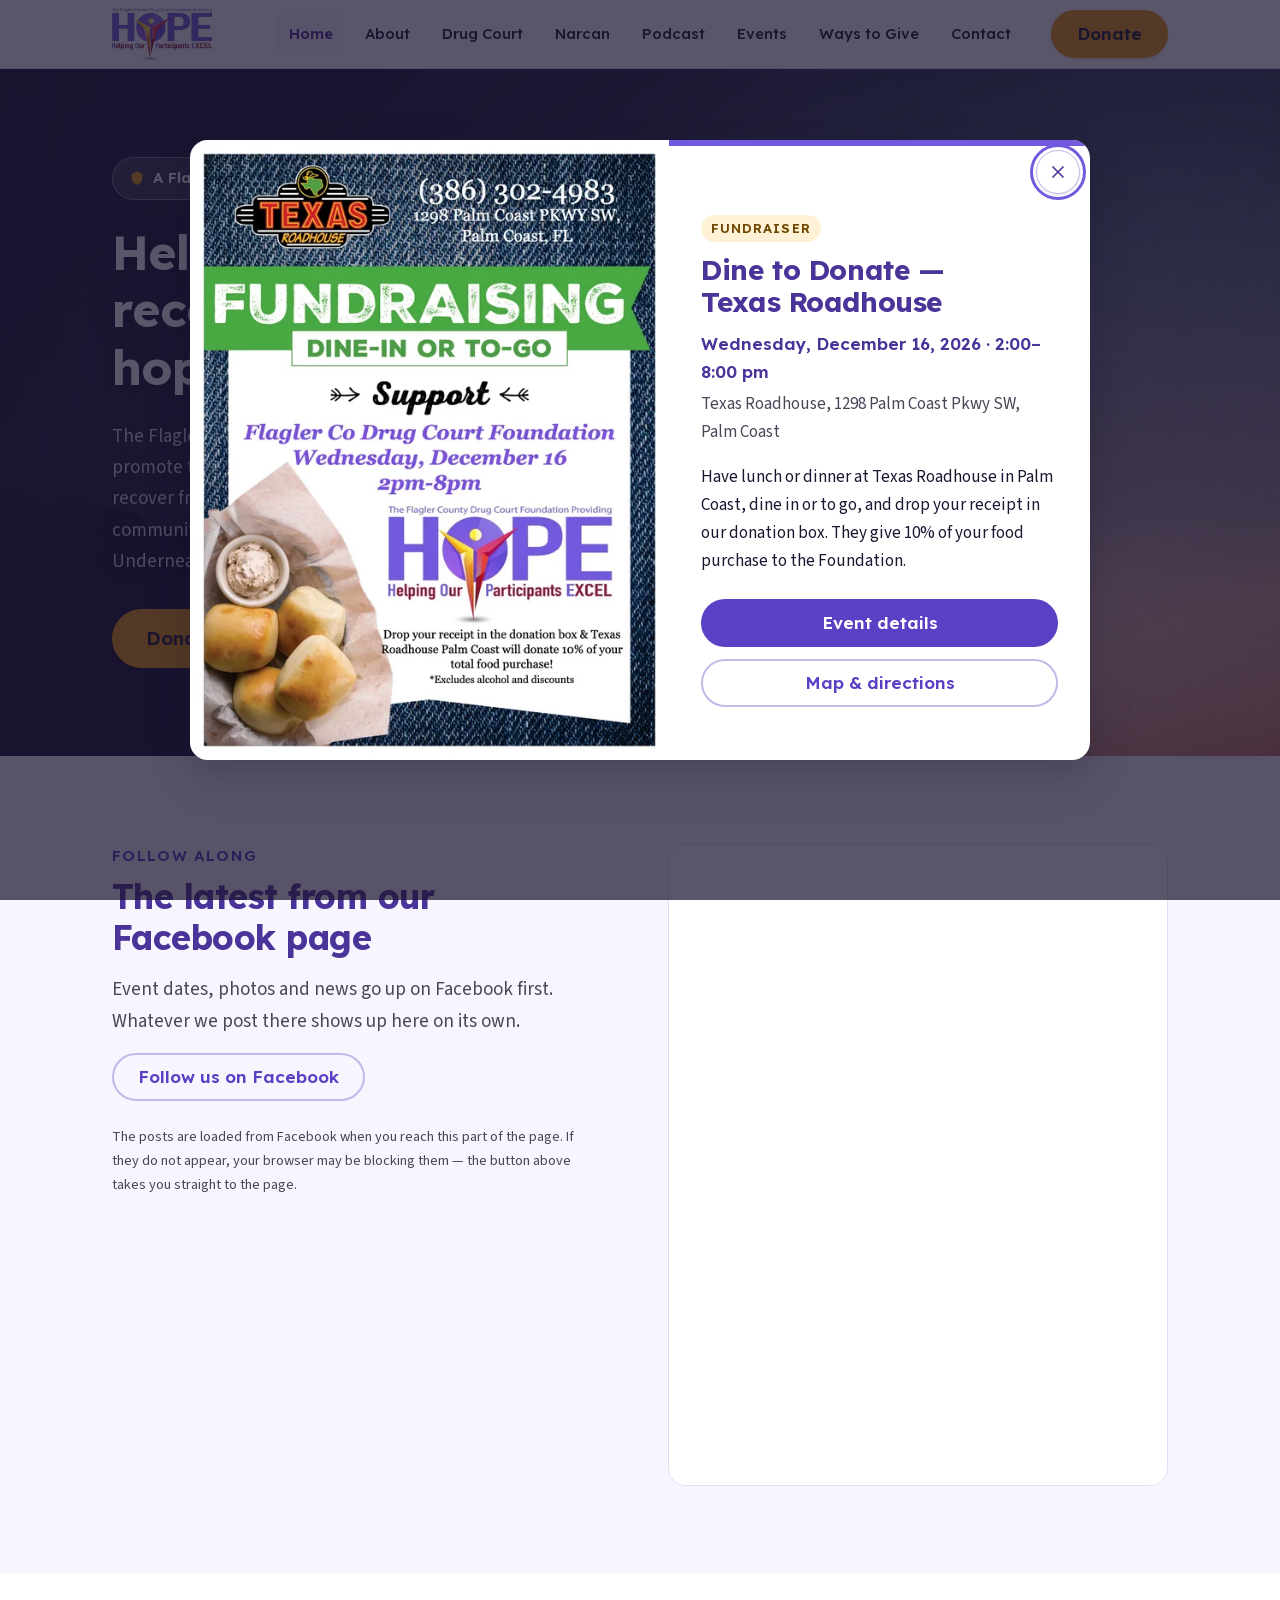
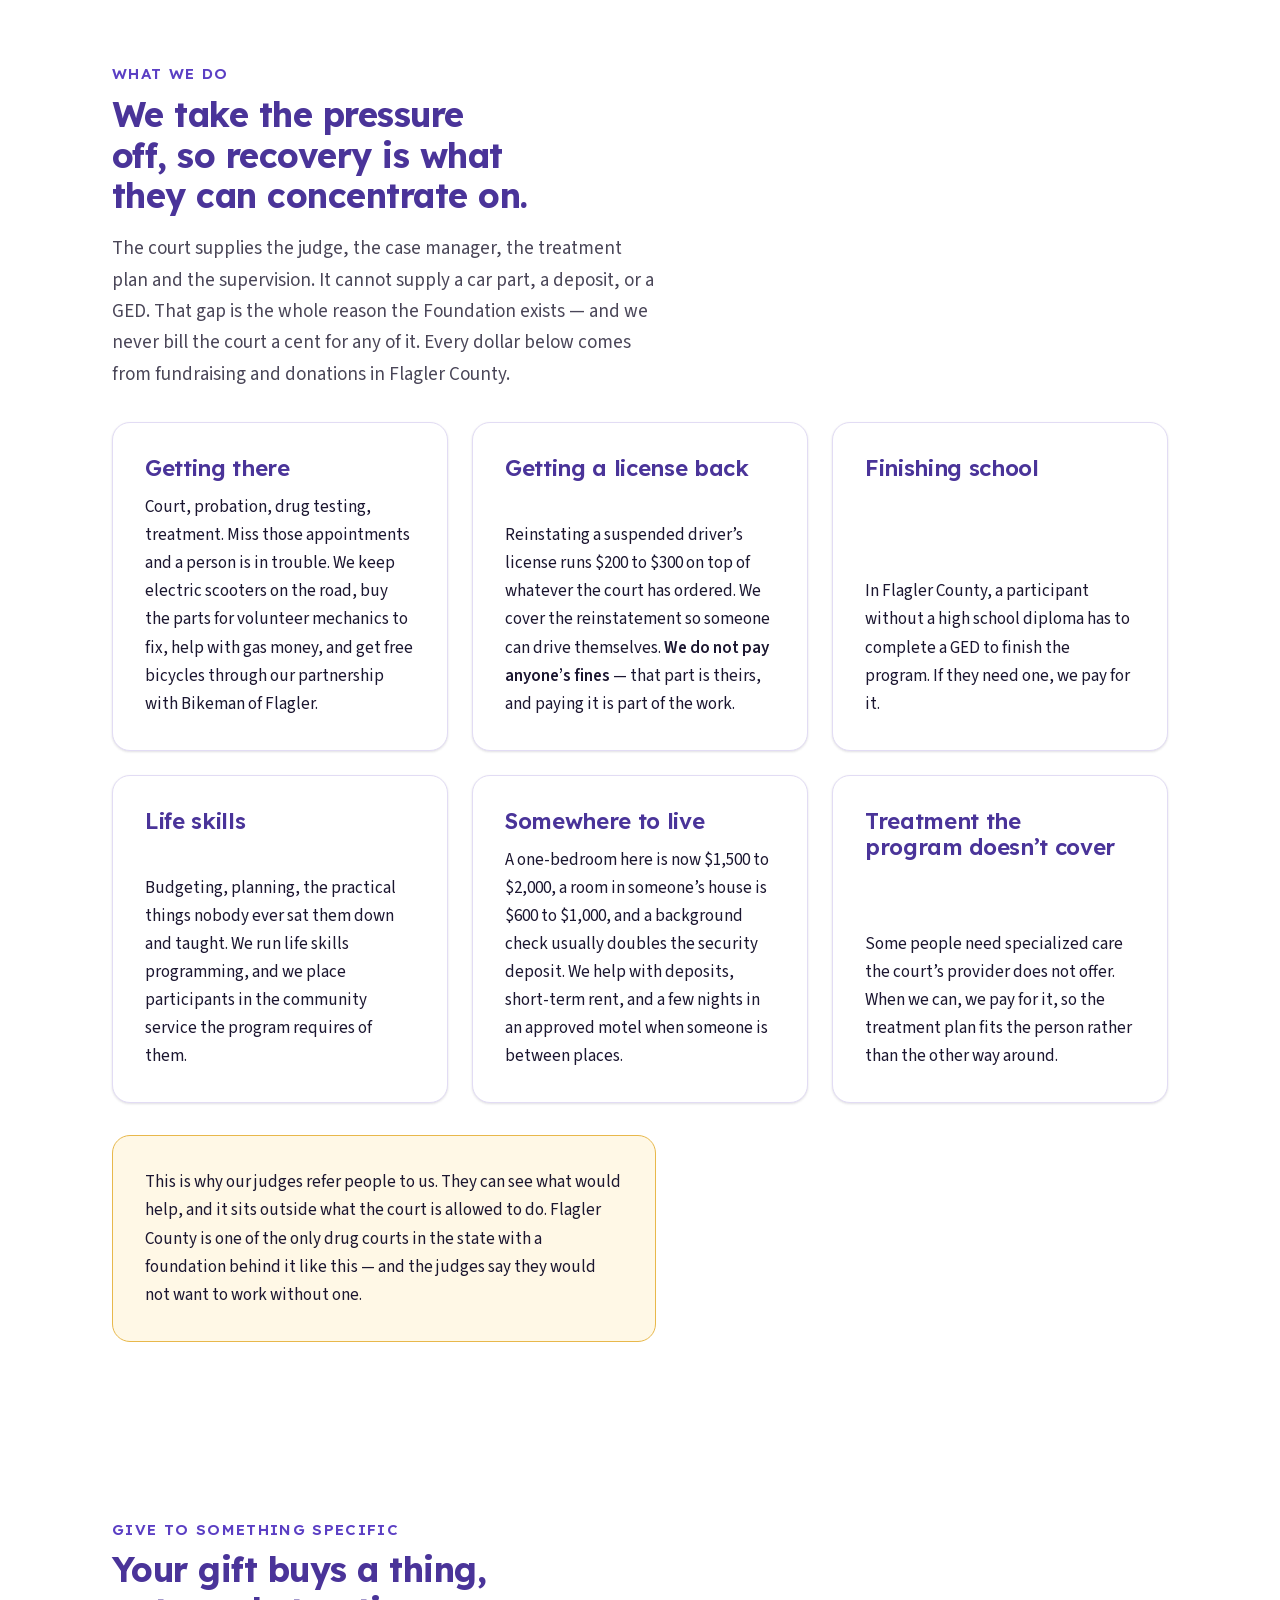
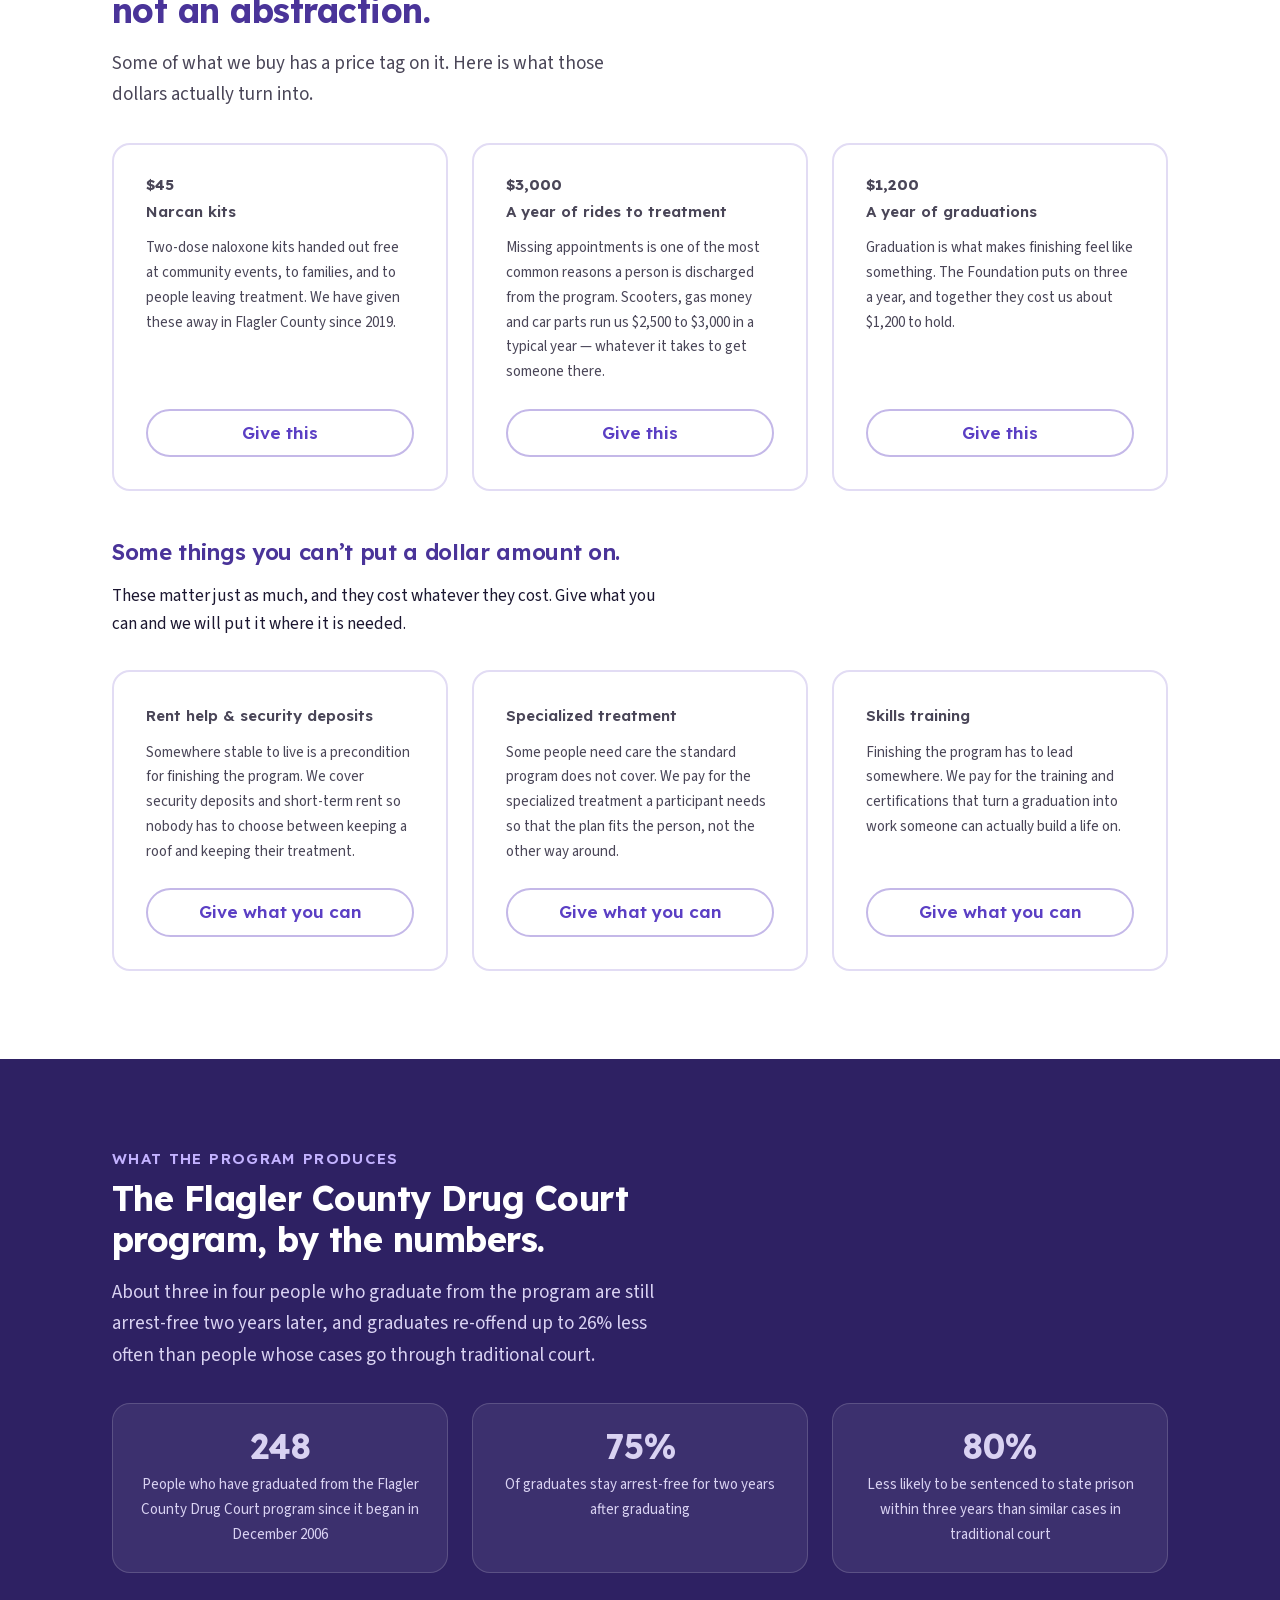
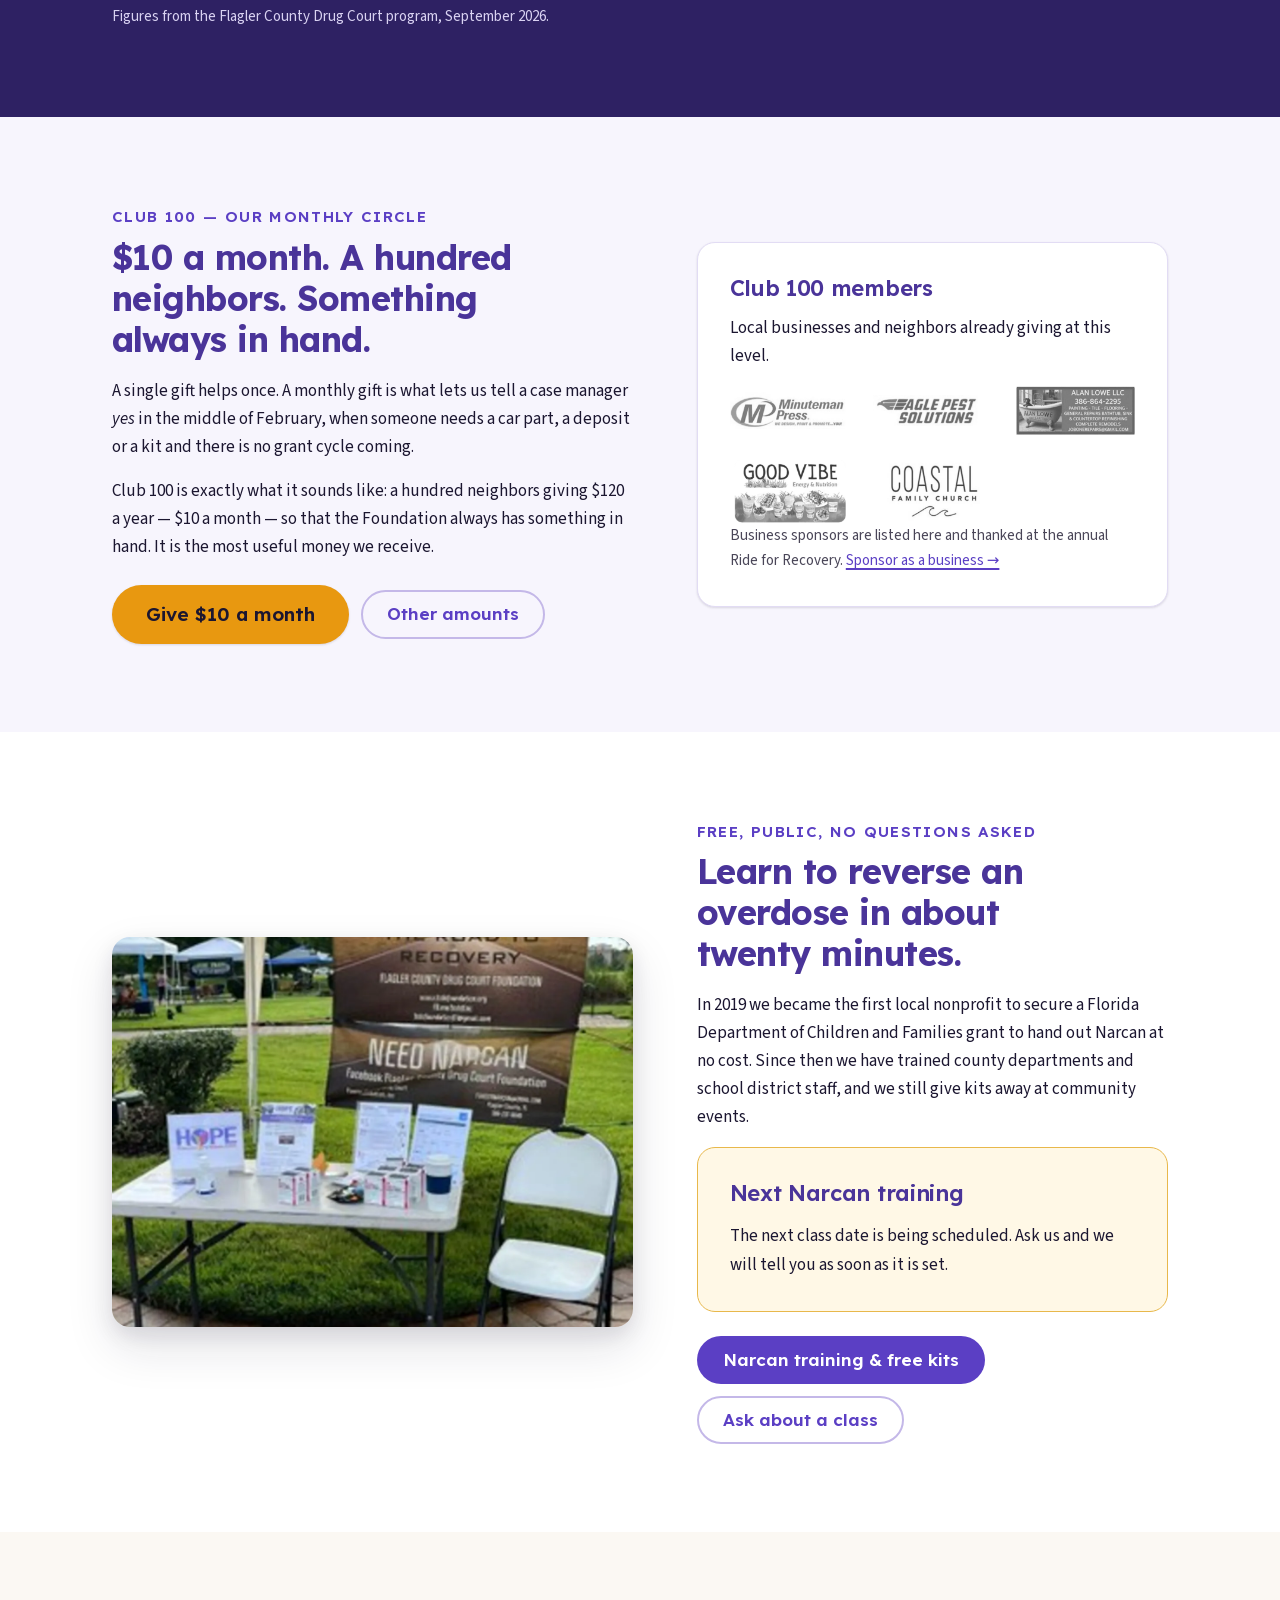
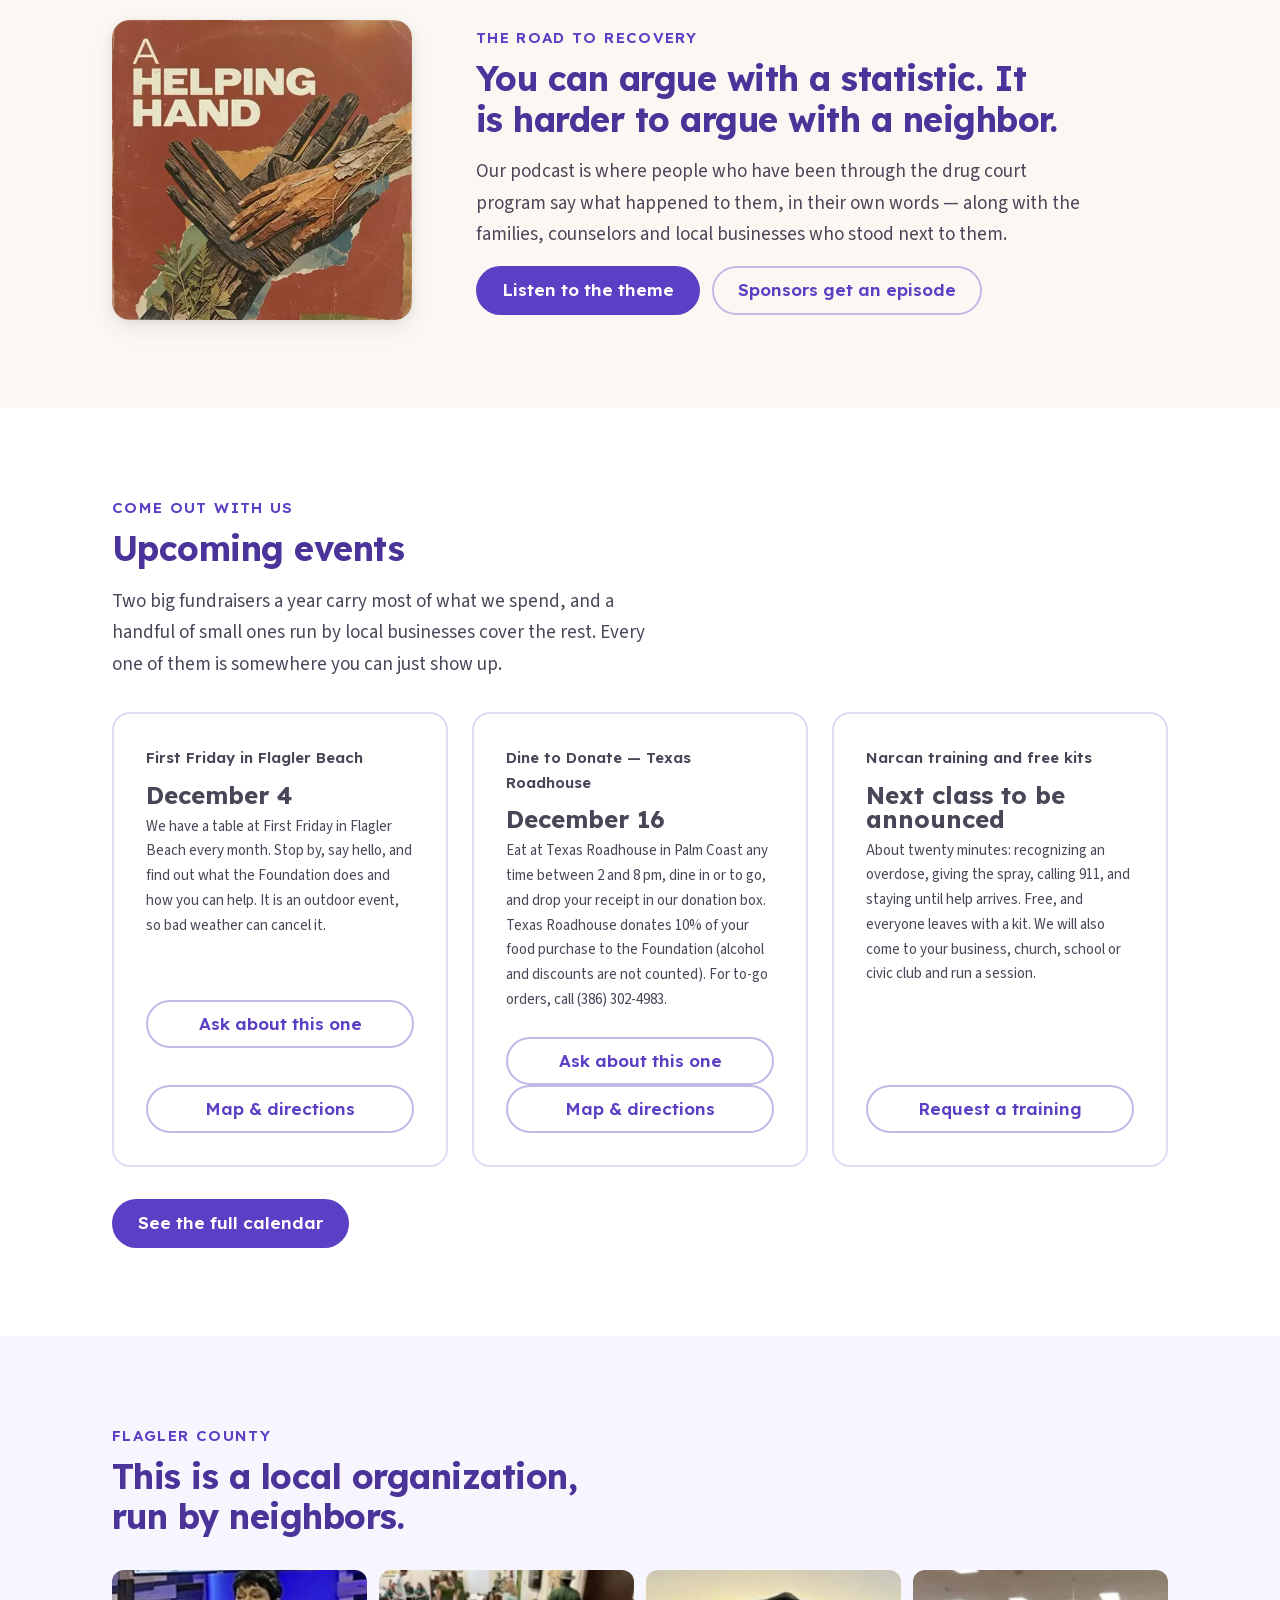
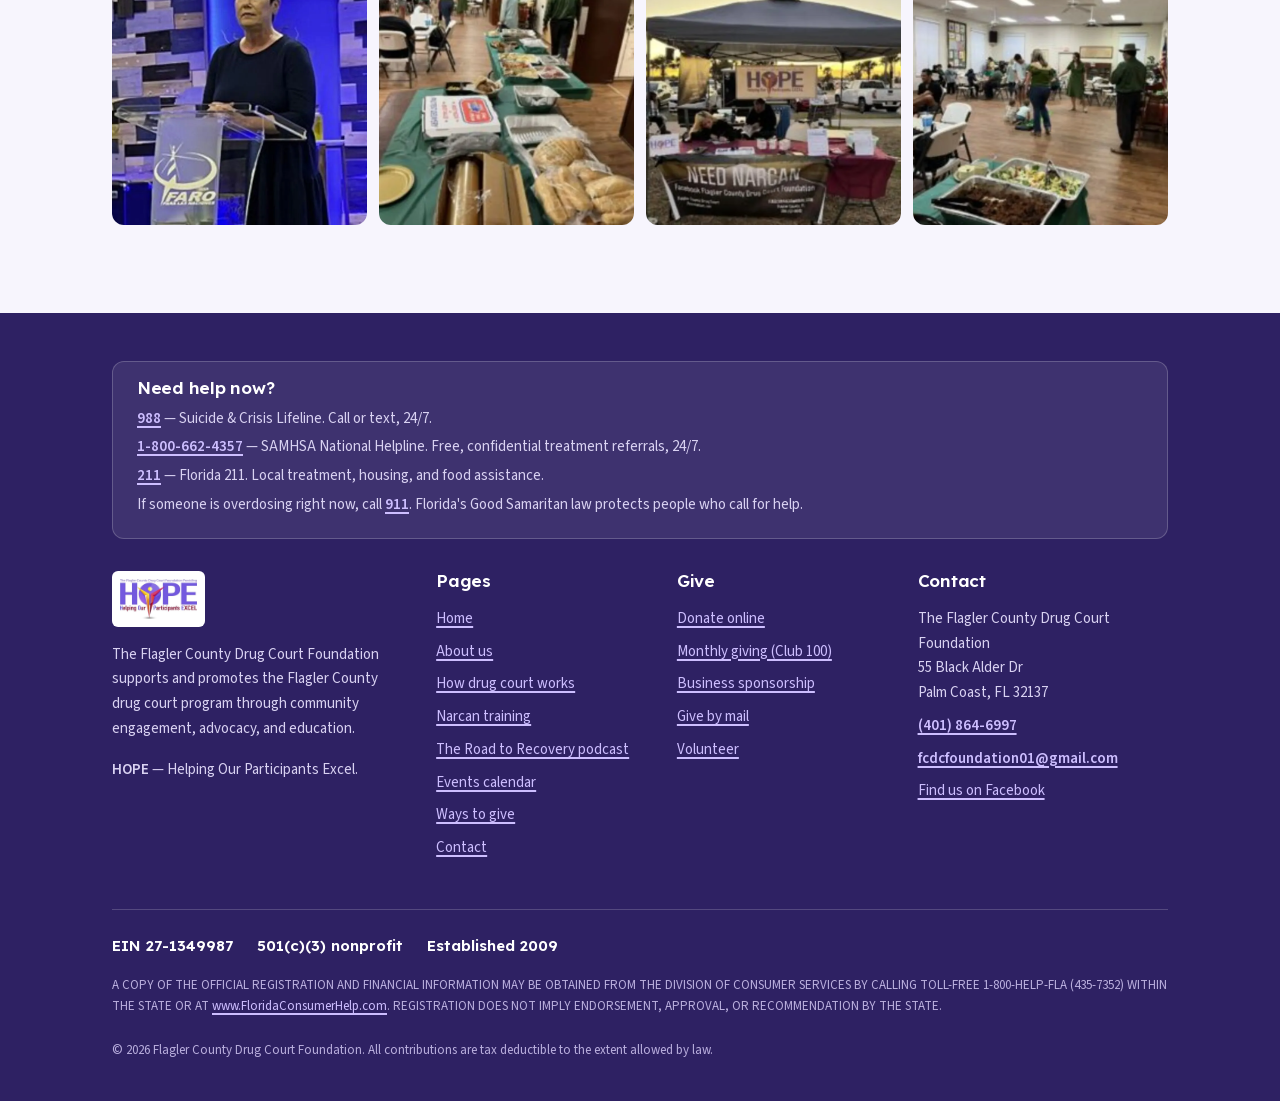
<file: index.html>
<!DOCTYPE html>
<html lang="en">
<head>
<meta charset="utf-8">
<meta name="viewport" content="width=device-width, initial-scale=1">
<title>Flagler County Drug Court Foundation | Recovery, Hope, Second Chances</title>
<meta name="description" content="The Flagler County Drug Court Foundation helps people in the Flagler County drug court program recover — transportation, housing deposits, GEDs, specialized treatment, free Narcan and training. A local 501(c)(3) since 2009.">
<link rel="canonical" href="https://fcdcfoundation.org/">

<meta property="og:type" content="website">
<meta property="og:title" content="Flagler County Drug Court Foundation | Recovery, Hope, Second Chances">
<meta property="og:description" content="We help Flagler County neighbors in the drug court program get through recovery — rides, deposits, GEDs, free Narcan — and we provide hope. Every dollar stays in this county.">
<meta property="og:url" content="https://fcdcfoundation.org/">
<meta property="og:image" content="https://fcdcfoundation.org/assets/img/og-image.png"><meta property="og:image:width" content="1200"><meta property="og:image:height" content="630"><meta property="og:image:alt" content="Flagler County Drug Court Foundation — recovery, hope, and second chances">
<meta property="og:site_name" content="Flagler County Drug Court Foundation">
<meta name="twitter:card" content="summary_large_image">

<link rel="icon" href="assets/img/hope-logo.png">
<link rel="preload" href="assets/fonts/Lexend-var.woff2" as="font" type="font/woff2" crossorigin>
<link rel="stylesheet" href="css/style.css?v=20261123d">

<script type="application/ld+json">
{
  "@context": "https://schema.org",
  "@type": "NGO",
  "name": "Flagler County Drug Court Foundation",
  "alternateName": "FCDC HOPE Foundation",
  "url": "https://fcdcfoundation.org/",
  "logo": "https://fcdcfoundation.org/assets/img/hope-logo.png",
  "sameAs": ["https://www.facebook.com/fcdcfinc/"],
  "foundingDate": "2009",
  "taxID": "27-1349987",
  "nonprofitStatus": "Nonprofit501c3",
  "description": "A Florida 501(c)(3) supporting the Flagler County drug court program through community engagement, advocacy, Narcan distribution and training, and education that reduces the stigma around substance use disorder.",
  "areaServed": { "@type": "AdministrativeArea", "name": "Flagler County, Florida" },
  "address": {
    "@type": "PostalAddress",
    "streetAddress": "55 Black Alder Dr",
    "addressLocality": "Palm Coast",
    "addressRegion": "FL",
    "postalCode": "32137",
    "addressCountry": "US"
  },
  "knowsAbout": ["Substance use disorder recovery", "Drug court", "Narcan", "Naloxone training", "Overdose prevention"]
}
</script>
</head>
<body>

<a class="skip-link" href="#main">Skip to main content</a>

<header class="site-header">
  <div class="container site-header__inner">
    <a class="brand" href="index.html">
      <img src="assets/img/hope-logo.webp" alt="Flagler County Drug Court Foundation — HOPE: Helping Our Participants Excel" width="180" height="88">
      <span class="brand__text">Flagler County Drug&nbsp;Court Foundation</span>
    </a>

    <button class="nav-toggle" type="button" aria-expanded="false" aria-controls="site-nav">
      <svg class="nav-toggle__open" viewBox="0 0 24 24" fill="none" stroke="currentColor" stroke-width="2" stroke-linecap="round" aria-hidden="true"><path d="M3 6h18M3 12h18M3 18h18"/></svg>
      <svg class="nav-toggle__close" viewBox="0 0 24 24" fill="none" stroke="currentColor" stroke-width="2" stroke-linecap="round" aria-hidden="true"><path d="M6 6l12 12M18 6L6 18"/></svg>
      <span>Menu</span>
    </button>

    <nav class="site-nav" id="site-nav" aria-label="Main">
      <ul>
        <li><a href="index.html" aria-current="page">Home</a></li>
        <li><a href="about.html">About</a></li>
        <li><a href="drug-court.html">Drug Court</a></li>
        <li><a href="narcan.html">Narcan</a></li>
        <li><a href="podcast.html">Podcast</a></li>
        <li><a href="events.html">Events</a></li>
        <li><a href="ways-to-give.html">Ways to Give</a></li>
        <li><a href="contact.html">Contact</a></li>
      </ul>
    </nav>

    <a class="btn btn--donate header-donate" href="ways-to-give.html" data-donate>Donate</a>
  </div>
</header>

<main id="main">

  <!-- 1 ─────────────────────────────────────────────── HERO -->
  <section class="hero hero--photo">
    <div class="hero__bg" aria-hidden="true">
      <picture>
        <source srcset="assets/img/hands-community.webp" type="image/webp">
        <img src="assets/img/hands-community.jpg" alt=""
             width="1600" height="1078" fetchpriority="high">
      </picture>
    </div>

    <div class="container">
      <div class="hero__panel">
        <p class="hero__badge">
          <svg viewBox="0 0 24 24" fill="currentColor" aria-hidden="true"><path d="M12 2 4 6v6c0 5 3.4 9.4 8 10 4.6-.6 8-5 8-10V6z"/></svg>
          A Flagler County 501(c)(3) since 2009
        </p>

        <h1>Helping our neighbors recover. Providing hope while they do.</h1>

        <p class="hero__lede">
          The Flagler County Drug Court Foundation’s mission is to support and promote the
          Flagler County Drug Court program, helping individuals recover from substance abuse
          and lead productive, healthy lives through community engagement, advocacy, and
          educational initiatives. Underneath every bit of it, what we provide is hope.
        </p>

        <div class="btn-row">
          <a class="btn btn--donate btn--lg" href="ways-to-give.html" data-donate>Donate</a>
          <a class="btn btn--outline btn--lg" href="#whatwedo-heading">What we pay for</a>
        </div>
      </div>
    </div>
  </section>

  <!-- Facebook feed: js/main.js swaps the link for Facebook's Page Plugin when the section nears the viewport -->
  <section class="section section--tint" aria-labelledby="facebook-heading">
    <div class="container">
      <div class="fb-layout">
        <div>
          <p class="eyebrow">Follow along</p>
          <h2 id="facebook-heading">The latest from our Facebook page</h2>
          <p class="lede">
            Event dates, photos and news go up on Facebook first. Whatever we post there shows up
            here on its own.
          </p>
          <div class="btn-row">
            <a class="btn btn--outline" href="https://www.facebook.com/fcdcfinc/" rel="noopener">Follow us on Facebook</a>
          </div>
          <p class="fb-feed__note">
            The posts are loaded from Facebook when you reach this part of the page. If they do
            not appear, your browser may be blocking them — the button above takes you straight
            to the page.
          </p>
        </div>
        <div class="fb-feed" data-fb-page="https://www.facebook.com/fcdcfinc/">
          <a href="https://www.facebook.com/fcdcfinc/" rel="noopener">See our latest posts on Facebook</a>
        </div>
      </div>
    </div>
  </section>

  <!-- 2 ────────────────────────────────────────────── WHAT WE DO -->
  <section class="section" aria-labelledby="whatwedo-heading">
    <div class="container">
      <div class="section__head">
        <p class="eyebrow">What we do</p>
        <h2 id="whatwedo-heading">We take the pressure off, so recovery is what they can concentrate on.</h2>
        <p class="lede">
          The court supplies the judge, the case manager, the treatment plan and the supervision.
          It cannot supply a car part, a deposit, or a GED. That gap is the whole reason the
          Foundation exists — and we never bill the court a cent for any of it. Every dollar
          below comes from fundraising and donations in Flagler County.
        </p>
      </div>

      <div class="grid grid--3">
        <div class="card">
          <h3>Getting there</h3>
          <p class="mb-0">
            Court, probation, drug testing, treatment. Miss those appointments and a person is in
            trouble. We keep electric scooters on the road, buy the parts for volunteer mechanics
            to fix, help with gas money, and get free bicycles through our partnership with
            Bikeman of Flagler.
          </p>
        </div>

        <div class="card">
          <h3>Getting a license back</h3>
          <p class="mb-0">
            Reinstating a suspended driver’s license runs $200 to $300 on top of whatever the
            court has ordered. We cover the reinstatement so someone can drive themselves.
            <strong>We do not pay anyone’s fines</strong> — that part is theirs, and paying it is
            part of the work.
          </p>
        </div>

        <div class="card">
          <h3>Finishing school</h3>
          <p class="mb-0">
            In Flagler County, a participant without a high school diploma has to complete a GED
            to finish the program. If they need one, we pay for it.
          </p>
        </div>

        <div class="card">
          <h3>Life skills</h3>
          <p class="mb-0">
            Budgeting, planning, the practical things nobody ever sat them down and taught. We run
            life skills programming, and we place participants in the community service the
            program requires of them.
          </p>
        </div>

        <div class="card">
          <h3>Somewhere to live</h3>
          <p class="mb-0">
            A one-bedroom here is now $1,500 to $2,000, a room in someone’s house is $600 to
            $1,000, and a background check usually doubles the security deposit. We help with
            deposits, short-term rent, and a few nights in an approved motel when someone is
            between places.
          </p>
        </div>

        <div class="card">
          <h3>Treatment the program doesn’t cover</h3>
          <p class="mb-0">
            Some people need specialized care the court’s provider does not offer. When we can, we
            pay for it, so the treatment plan fits the person rather than the other way around.
          </p>
        </div>
      </div>

      <div class="callout callout--gold mt-6 narrow">
        <p class="mb-0">
          This is why our judges refer people to us. They can see what would help, and it sits
          outside what the court is allowed to do. Flagler County is one of the only drug courts
          in the state with a foundation behind it like this — and the judges say they would not
          want to work without one.
        </p>
      </div>
    </div>
  </section>

  <!-- 3 ────────────────────────────────────────── GIVING TIERS -->
  <section class="section" aria-labelledby="tiers-heading">
    <div class="container">
      <div class="section__head">
        <p class="eyebrow">Give to something specific</p>
        <h2 id="tiers-heading">Your gift buys a thing, not an abstraction.</h2>
        <p class="lede">
          Some of what we buy has a price tag on it. Here is what those dollars actually turn
          into.
        </p>
      </div>

      <div class="grid grid--3">
        <div class="tier">
          <p class="tier__amount">$45</p>
          <p class="tier__buys">Narcan kits</p>
          <p>
            Two-dose naloxone kits handed out free at community events, to families, and to
            people leaving treatment. We have given these away in Flagler County since 2019.
          </p>
          <a class="btn btn--outline" href="ways-to-give.html" data-donate data-amount="45">Give this</a>
        </div>

        <div class="tier">
          <p class="tier__amount">$3,000</p>
          <p class="tier__buys">A year of rides to treatment</p>
          <p>
            Missing appointments is one of the most common reasons a person is discharged from
            the program. Scooters, gas money and car parts run us $2,500 to $3,000 in a typical
            year — whatever it takes to get someone there.
          </p>
          <a class="btn btn--outline" href="ways-to-give.html" data-donate data-amount="3000">Give this</a>
        </div>

        <div class="tier">
          <p class="tier__amount">$1,200</p>
          <p class="tier__buys">A year of graduations</p>
          <p>
            Graduation is what makes finishing feel like something. The Foundation puts on three
            a year, and together they cost us about $1,200 to hold.
          </p>
          <a class="btn btn--outline" href="ways-to-give.html" data-donate data-amount="1200">Give this</a>
        </div>
      </div>

      <div class="section__head mt-7">
        <h3>Some things you can&rsquo;t put a dollar amount on.</h3>
        <p>
          These matter just as much, and they cost whatever they cost. Give what you can and we
          will put it where it is needed.
        </p>
      </div>

      <div class="grid grid--3">
        <div class="tier">
          <p class="tier__buys">Rent help &amp; security deposits</p>
          <p>
            Somewhere stable to live is a precondition for finishing the program. We cover
            security deposits and short-term rent so nobody has to choose between keeping a roof
            and keeping their treatment.
          </p>
          <a class="btn btn--outline" href="ways-to-give.html" data-donate>Give what you can</a>
        </div>

        <div class="tier">
          <p class="tier__buys">Specialized treatment</p>
          <p>
            Some people need care the standard program does not cover. We pay for the specialized
            treatment a participant needs so that the plan fits the person, not the other way
            around.
          </p>
          <a class="btn btn--outline" href="ways-to-give.html" data-donate>Give what you can</a>
        </div>

        <div class="tier">
          <p class="tier__buys">Skills training</p>
          <p>
            Finishing the program has to lead somewhere. We pay for the training and
            certifications that turn a graduation into work someone can actually build a life on.
          </p>
          <a class="btn btn--outline" href="ways-to-give.html" data-donate>Give what you can</a>
        </div>
      </div>

    </div>
  </section>

  <!-- 4 ───────────────────────────────────────────── OUTCOMES -->
  <section class="section section--dark" aria-labelledby="outcomes-heading">
    <div class="container">
      <div class="section__head">
        <p class="eyebrow">What the program produces</p>
        <h2 id="outcomes-heading">The Flagler County Drug Court program, by the numbers.</h2>
        <p class="lede">
          About three in four people who graduate from the program are still arrest-free two
          years later, and graduates re-offend up to 26% less often than people whose cases go
          through traditional court.
        </p>
      </div>

      <div class="stats">
        <div class="stat">
          <p class="stat__figure">248</p>
          <p class="stat__label">People who have graduated from the Flagler County Drug Court program since it began in December 2006</p>
        </div>
        <div class="stat">
          <p class="stat__figure">75%</p>
          <p class="stat__label">Of graduates stay arrest-free for two years after graduating</p>
        </div>
        <div class="stat">
          <p class="stat__figure">80%</p>
          <p class="stat__label">Less likely to be sentenced to state prison within three years than similar cases in traditional court</p>
        </div>
      </div>

      <p class="stat__label mt-6">Figures from the Flagler County Drug Court program, September 2026.</p>
    </div>
  </section>

  <!-- 5 ─────────────────────────────────────── MONTHLY GIVING -->
  <section class="section section--tint" aria-labelledby="monthly-heading">
    <div class="container">
      <div class="hero__grid">
        <div>
          <p class="eyebrow">Club 100 — our monthly circle</p>
          <h2 id="monthly-heading">$10 a month. A hundred neighbors. Something always in hand.</h2>
          <p>
            A single gift helps once. A monthly gift is what lets us tell a case manager
            <em>yes</em> in the middle of February, when someone needs a car part, a deposit or
            a kit and there is no grant cycle coming.
          </p>
          <p>
            Club 100 is exactly what it sounds like: a hundred neighbors giving $120 a year —
            $10 a month — so that the Foundation always has something in hand. It is the most
            useful money we receive.
          </p>
          <div class="btn-row mt-5">
            <a class="btn btn--donate btn--lg" href="ways-to-give.html" data-donate data-amount="10" data-monthly="true">Give $10 a month</a>
            <a class="btn btn--outline" href="ways-to-give.html">Other amounts</a>
          </div>
        </div>

        <div>
          <div class="card">
            <h3>Club 100 members</h3>
            <p>Local businesses and neighbors already giving at this level.</p>
            <div class="logo-wall" style="grid-template-columns:repeat(3,1fr)">
              <img src="assets/img/sponsor-MinuteManPress.webp" alt="Minuteman Press" loading="lazy" width="400" height="122">
              <img src="assets/img/sponsor-EaglePest-2.webp" alt="Eagle Pest Solutions" loading="lazy" width="400" height="107">
              <img src="assets/img/sponsor-JobOne.webp" alt="Alan Lowe LLC" loading="lazy" width="400" height="167">
              <img src="assets/img/sponsor-GoodVibes.webp" alt="Good Vibe Energy &amp; Nutrition" loading="lazy" width="400" height="217">
              <img src="assets/img/sponsor-Coastal-church2.webp" alt="Coastal Family Church" loading="lazy" width="400" height="219">
            </div>
            <p class="field__help mt-5">
              Business sponsors are listed here and thanked at the annual Ride for Recovery.
              <a href="ways-to-give.html#business">Sponsor as a business →</a>
            </p>
          </div>
        </div>
      </div>
    </div>
  </section>

  <!-- 6 ────────────────────────────────────── NARCAN TRAINING -->
  <section class="section" aria-labelledby="narcan-heading">
    <div class="container">
      <div class="hero__grid">
        <div class="hero__media">
          <picture>
            <source srcset="assets/img/narcan-outreach.webp" type="image/webp">
            <img src="assets/img/narcan-outreach.jpg"
                 alt="The Foundation's outreach table at a Flagler County community event, with free Narcan and information handouts laid out under a canopy."
                 loading="lazy" width="1200" height="1200">
          </picture>
        </div>

        <div>
          <p class="eyebrow">Free, public, no questions asked</p>
          <h2 id="narcan-heading">Learn to reverse an overdose in about twenty minutes.</h2>
          <p>
            In 2019 we became the first local nonprofit to secure a Florida Department of
            Children and Families grant to hand out Narcan at no cost. Since then we have
            trained county departments and school district staff, and we still give kits away
            at community events.
          </p>

          <div class="callout callout--gold">
            <h3>Next Narcan training</h3>
            <p class="mb-0">
              The next class date is being scheduled. Ask us and we will tell you as soon as it is set.
            </p>
          </div>

          <div class="btn-row mt-5">
            <a class="btn btn--primary" href="narcan.html">Narcan training &amp; free kits</a>
            <a class="btn btn--outline" href="contact.html?subject=narcan">Ask about a class</a>
          </div>
        </div>
      </div>
    </div>
  </section>

  <!-- 7 ─────────────────────────────────────────────── EVENTS -->
  <!-- Podcast -->
  <section class="section section--warm" aria-labelledby="podcast-heading">
    <div class="container">
      <div class="podcast-teaser podcast-teaser--lg">
        <a class="podcast-teaser__art" href="podcast.html" tabindex="-1" aria-hidden="true">
          <picture>
            <source srcset="assets/img/podcast-cover.webp" type="image/webp">
            <img src="assets/img/podcast-cover.jpg" alt="" loading="lazy" width="480" height="480">
          </picture>
        </a>
        <div class="podcast-teaser__body">
          <p class="eyebrow">The Road to Recovery</p>
          <h2 id="podcast-heading">You can argue with a statistic. It is harder to argue with a neighbor.</h2>
          <p class="lede">
            Our podcast is where people who have been through the drug court program say what
            happened to them, in their own words — along with the families, counselors and
            local businesses who stood next to them.
          </p>
          <div class="btn-row">
            <a class="btn btn--primary" href="podcast.html">Listen to the theme</a>
            <a class="btn btn--outline" href="ways-to-give.html#business">Sponsors get an episode</a>
          </div>
        </div>
      </div>
    </div>
  </section>

  <section class="section" aria-labelledby="events-heading">
    <div class="container">
      <div class="section__head">
        <p class="eyebrow">Come out with us</p>
        <h2 id="events-heading">Upcoming events</h2>
        <p class="lede">
          Two big fundraisers a year carry most of what we spend, and a handful of small ones run
          by local businesses cover the rest. Every one of them is somewhere you can just show up.
        </p>
      </div>

      <div class="grid grid--3">
        <div class="tier">
          <p class="tier__buys">First Friday in Flagler Beach</p>
          <p class="tier__amount" style="font-size:1.5rem">December 4</p>
          <p>We have a table at First Friday in Flagler Beach every month. Stop by, say hello, and find out what the Foundation does and how you can help. It is an outdoor event, so bad weather can cancel it.</p>
          <a class="btn btn--outline" href="contact.html?subject=general">Ask about this one</a>
          <a class="btn btn--outline" href="https://www.google.com/maps/search/?api=1&amp;query=Veterans+Park+Flagler+Beach+FL" target="_blank" rel="noopener">Map &amp; directions</a>
        </div>
        <div class="tier">
          <p class="tier__buys">Dine to Donate — Texas Roadhouse</p>
          <p class="tier__amount" style="font-size:1.5rem">December 16</p>
          <p>Eat at Texas Roadhouse in Palm Coast any time between 2 and 8 pm, dine in or to go, and drop your receipt in our donation box. Texas Roadhouse donates 10% of your food purchase to the Foundation (alcohol and discounts are not counted). For to-go orders, call (386) 302-4983.</p>
          <a class="btn btn--outline" href="contact.html?subject=general">Ask about this one</a>
          <a class="btn btn--outline" href="https://www.google.com/maps/search/?api=1&amp;query=Texas+Roadhouse+1298+Palm+Coast+Pkwy+SW+Palm+Coast+FL" target="_blank" rel="noopener">Map &amp; directions</a>
        </div>
        <div class="tier">
          <p class="tier__buys">Narcan training and free kits</p>
          <p class="tier__amount" style="font-size:1.5rem">Next class to be announced</p>
          <p>About twenty minutes: recognizing an overdose, giving the spray, calling 911, and staying until help arrives. Free, and everyone leaves with a kit. We will also come to your business, church, school or civic club and run a session.</p>
          <a class="btn btn--outline" href="contact.html?subject=narcan">Request a training</a>
        </div>
      </div>

      <div class="btn-row mt-6">
        <a class="btn btn--primary" href="events.html">See the full calendar</a>
      </div>

    </div>
  </section>

  <!-- Community -->
  <section class="section section--tint" aria-labelledby="community-heading">
    <div class="container">
      <div class="section__head">
        <p class="eyebrow">Flagler County</p>
        <h2 id="community-heading">This is a local organization, run by neighbors.</h2>
      </div>
      <div class="gallery">
        <img src="assets/img/gal-hope3.webp" alt="Foundation volunteers at a Flagler County community event." loading="lazy" width="900" height="900">
        <img src="assets/img/gal-event1a-300x225.webp" alt="Community members gathered at a Foundation event." loading="lazy" width="900" height="900">
        <img src="assets/img/gal-hope7-300x225.webp" alt="Foundation supporters together outdoors in Flagler County." loading="lazy" width="900" height="900">
        <img src="assets/img/gal-event1b-300x225.webp" alt="Volunteers staffing a Foundation information table." loading="lazy" width="900" height="900">
      </div>
    </div>
  </section>

  <!-- Event pop-up: generated from data/events.json (popup: true) -->
  <dialog class="pop" data-popup="event-dine-to-donate-texas-roadhouse-2026-12-16" data-until="2026-12-16T20:00" aria-labelledby="pop-heading">
    <button class="pop__x" type="button" aria-label="Close">
      <svg viewBox="0 0 24 24" fill="none" stroke="currentColor" stroke-width="2" stroke-linecap="round" aria-hidden="true"><path d="M6 6l12 12M18 6L6 18"/></svg>
    </button>
    <div class="pop__in">
      <figure class="pop__flyer">
        <img src="assets/img/flyer-texas-roadhouse-2026-12-16-560.webp" srcset="assets/img/flyer-texas-roadhouse-2026-12-16-560.webp 560w, assets/img/flyer-texas-roadhouse-2026-12-16-1120.webp 1120w"
          sizes="(min-width: 760px) 440px, 70vw" width="1120" height="1449" alt="Flyer: Dine to Donate — Texas Roadhouse, Wednesday, December 16, 2026, 2:00–8:00 pm, Texas Roadhouse, 1298 Palm Coast Pkwy SW, Palm Coast.">
      </figure>
      <div class="pop__copy">
        <span class="evt-kind evt-kind--fundraiser">Fundraiser</span>
        <h2 id="pop-heading">Dine to Donate — Texas Roadhouse</h2>
        <p class="pop__when">Wednesday, December 16, 2026 &middot; 2:00–8:00 pm</p>
        <p class="pop__where">Texas Roadhouse, 1298 Palm Coast Pkwy SW, Palm Coast</p>
        <p>Have lunch or dinner at Texas Roadhouse in Palm Coast, dine in or to go, and drop your receipt in our donation box. They give 10% of your food purchase to the Foundation.</p>
        <p class="pop__act">
          <a class="btn btn--primary" href="events.html#event-dine-to-donate-texas-roadhouse">Event details</a>
          <a class="btn btn--outline" href="https://www.google.com/maps/search/?api=1&amp;query=Texas+Roadhouse+1298+Palm+Coast+Pkwy+SW+Palm+Coast+FL" target="_blank" rel="noopener">Map &amp; directions</a>
        </p>
      </div>
    </div>
  </dialog>

</main>

<!-- Sticky mobile donate -->
<div class="mobile-donate">
  <a class="btn btn--donate btn--block btn--lg" href="ways-to-give.html" data-donate>Donate</a>
</div>

<footer class="site-footer">
  <div class="container">

    <div class="footer__help">
      <h3>Need help now?</h3>
      <ul>
        <li><strong><a href="tel:988">988</a></strong> — Suicide &amp; Crisis Lifeline. Call or text, 24/7.</li>
        <li><strong><a href="tel:18006624357">1-800-662-4357</a></strong> — SAMHSA National Helpline. Free, confidential treatment referrals, 24/7.</li>
        <li><strong><a href="tel:211">211</a></strong> — Florida 211. Local treatment, housing, and food assistance.</li>
        <li>If someone is overdosing right now, call <strong><a href="tel:911">911</a></strong>. Florida's Good Samaritan law protects people who call for help.</li>
      </ul>
    </div>

    <div class="footer__grid">
      <div class="footer__brand">
        <img src="assets/img/hope-logo.webp" alt="" width="180" height="88">
        <p>
          The Flagler County Drug Court Foundation supports and promotes the Flagler County
          drug court program through community engagement, advocacy, and education.
        </p>
        <p><strong>HOPE</strong> — Helping Our Participants Excel.</p>
      </div>

      <div>
        <h3>Pages</h3>
        <ul>
          <li><a href="index.html">Home</a></li>
          <li><a href="about.html">About us</a></li>
          <li><a href="drug-court.html">How drug court works</a></li>
          <li><a href="narcan.html">Narcan training</a></li>
          <li><a href="podcast.html">The Road to Recovery podcast</a></li>
          <li><a href="events.html">Events calendar</a></li>
          <li><a href="ways-to-give.html">Ways to give</a></li>
          <li><a href="contact.html">Contact</a></li>
        </ul>
      </div>

      <div>
        <h3>Give</h3>
        <ul>
          <li><a href="ways-to-give.html" data-donate>Donate online</a></li>
          <li><a href="ways-to-give.html#monthly">Monthly giving (Club 100)</a></li>
          <li><a href="ways-to-give.html#business">Business sponsorship</a></li>
          <li><a href="ways-to-give.html#mail">Give by mail</a></li>
          <li><a href="contact.html">Volunteer</a></li>
        </ul>
      </div>

      <div>
        <h3>Contact</h3>
        <ul>
          <li>The Flagler County Drug Court Foundation<br>55 Black Alder Dr<br>Palm Coast, FL 32137</li>
          <li><strong><a href="tel:+14018646997">(401) 864-6997</a></strong></li>
          <li><strong><a href="mailto:fcdcfoundation01@gmail.com">fcdcfoundation01@gmail.com</a></strong></li>
          <li><a href="https://www.facebook.com/fcdcfinc/" rel="noopener">Find us on Facebook</a></li>
        </ul>
      </div>
    </div>

    <div class="footer__legal">
      <div class="footer__meta">
        <span>EIN 27-1349987</span>
        <span>501(c)(3) nonprofit</span>
        <span>Established 2009</span>
      </div>

      <p class="footer__disclosure">
        A COPY OF THE OFFICIAL REGISTRATION AND FINANCIAL INFORMATION MAY BE OBTAINED FROM THE
        DIVISION OF CONSUMER SERVICES BY CALLING TOLL-FREE 1-800-HELP-FLA (435-7352) WITHIN THE
        STATE OR AT <a href="https://www.FloridaConsumerHelp.com" rel="noopener">www.FloridaConsumerHelp.com</a>.
        REGISTRATION DOES NOT IMPLY ENDORSEMENT, APPROVAL, OR RECOMMENDATION BY THE STATE.
      </p>

      <p class="footer__disclosure mt-5">
        &copy; <span data-year>2026</span> Flagler County Drug Court Foundation. All contributions
        are tax deductible to the extent allowed by law.
      </p>
    </div>
  </div>
</footer>

<script src="js/donate-config.js"></script>
<script src="js/main.js?v=20261123d" defer></script>
</body>
</html>
</file>
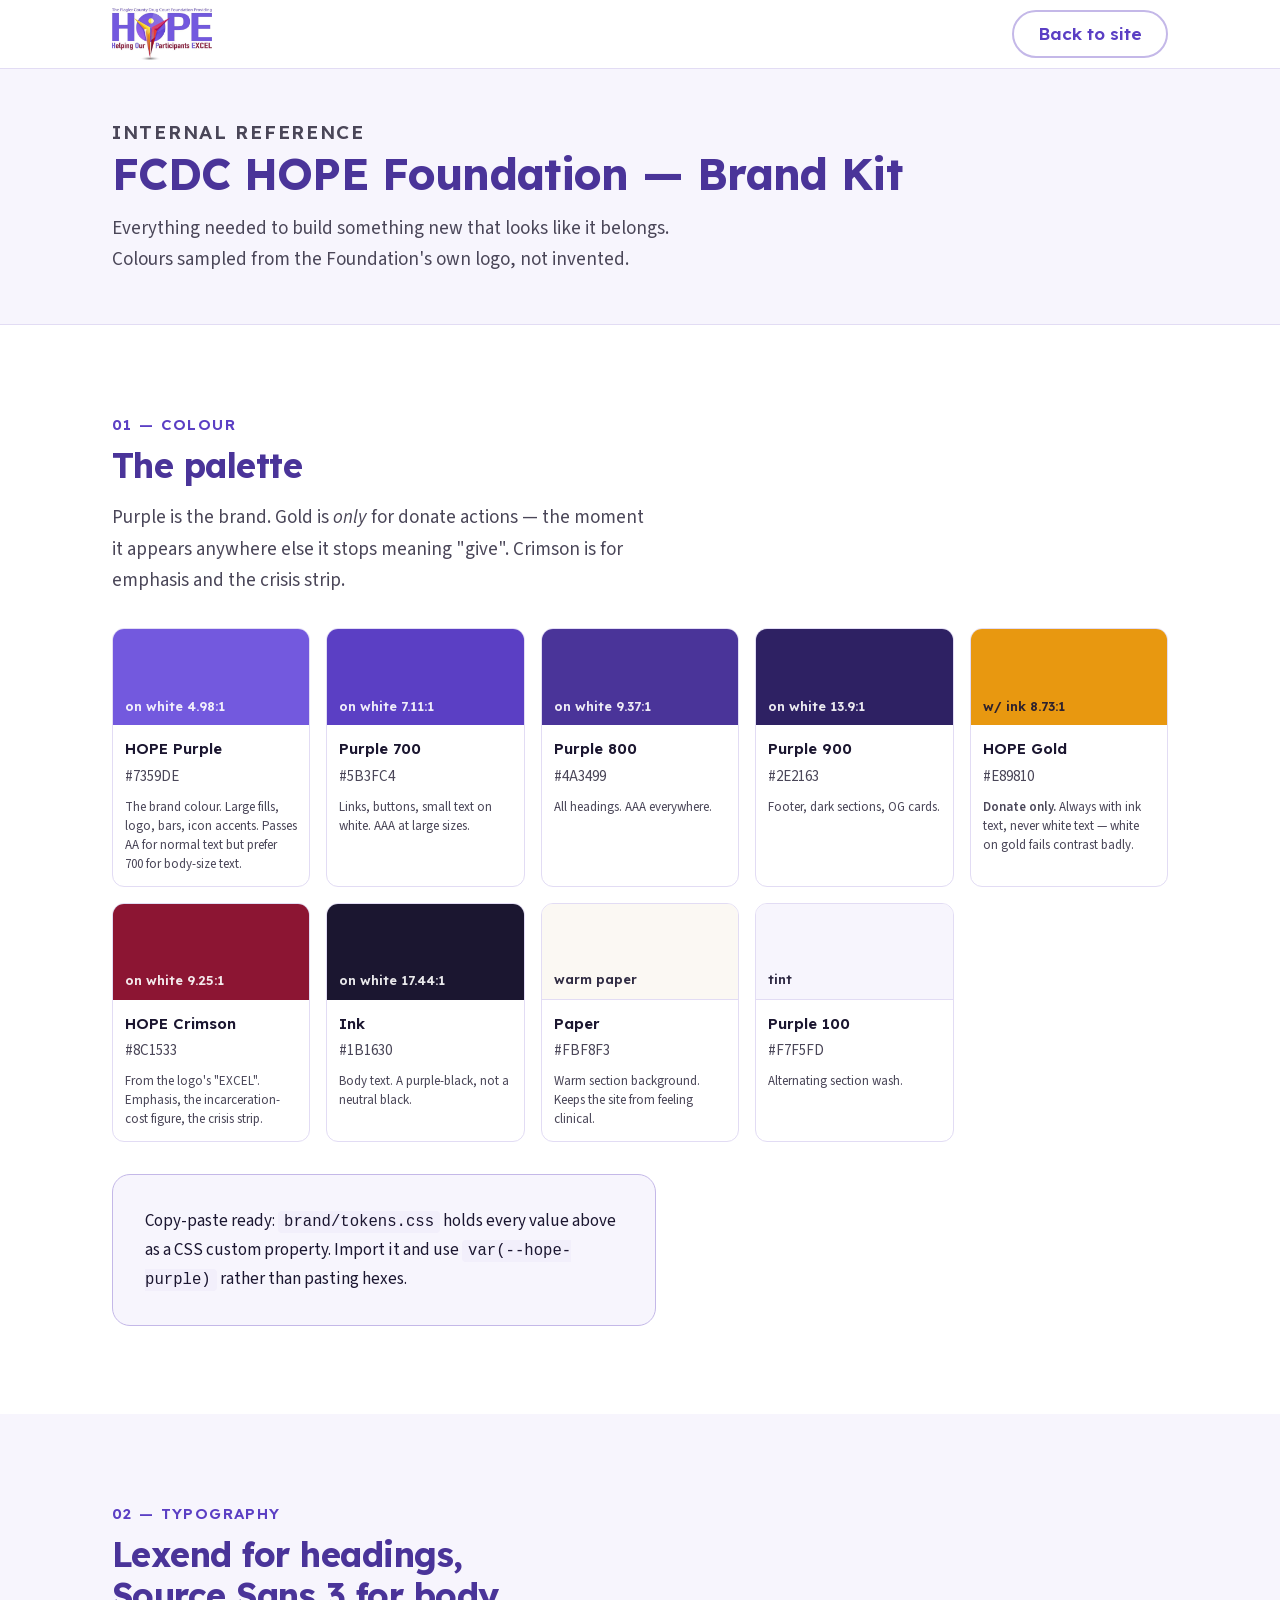
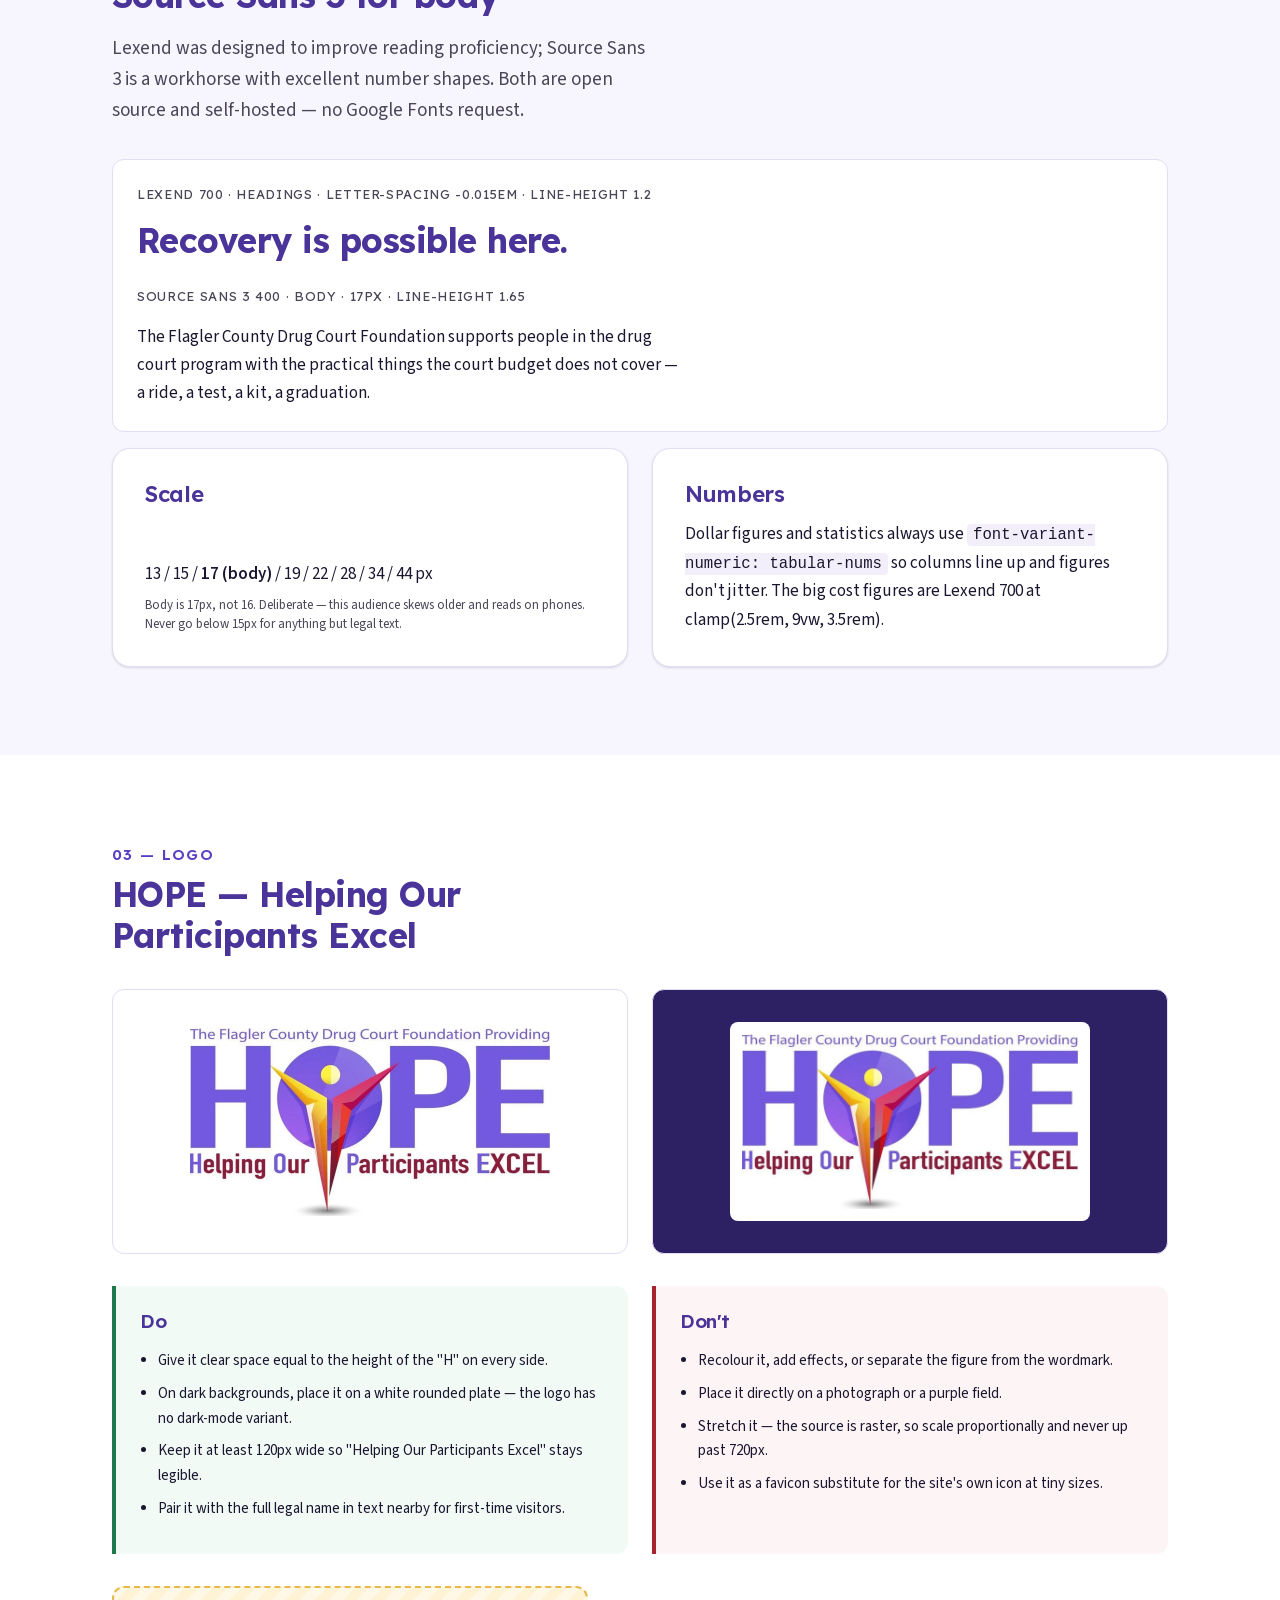
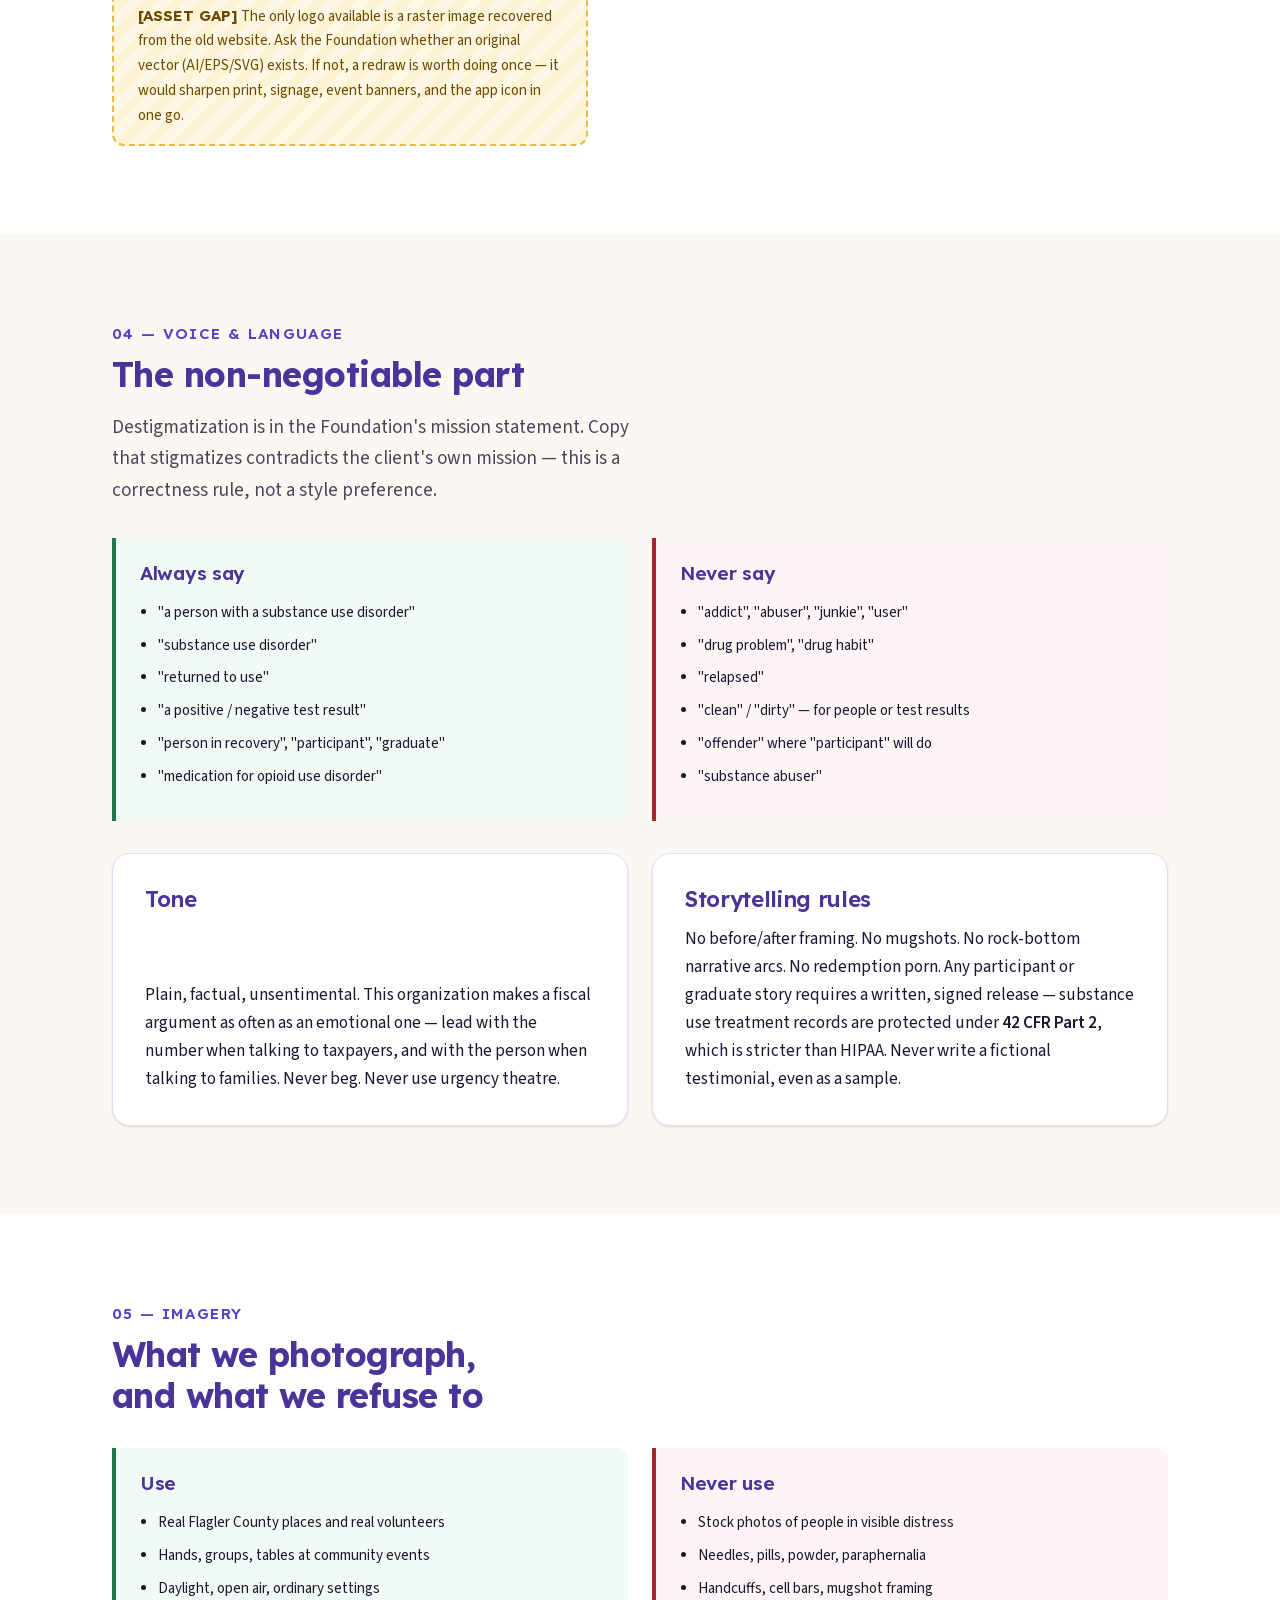
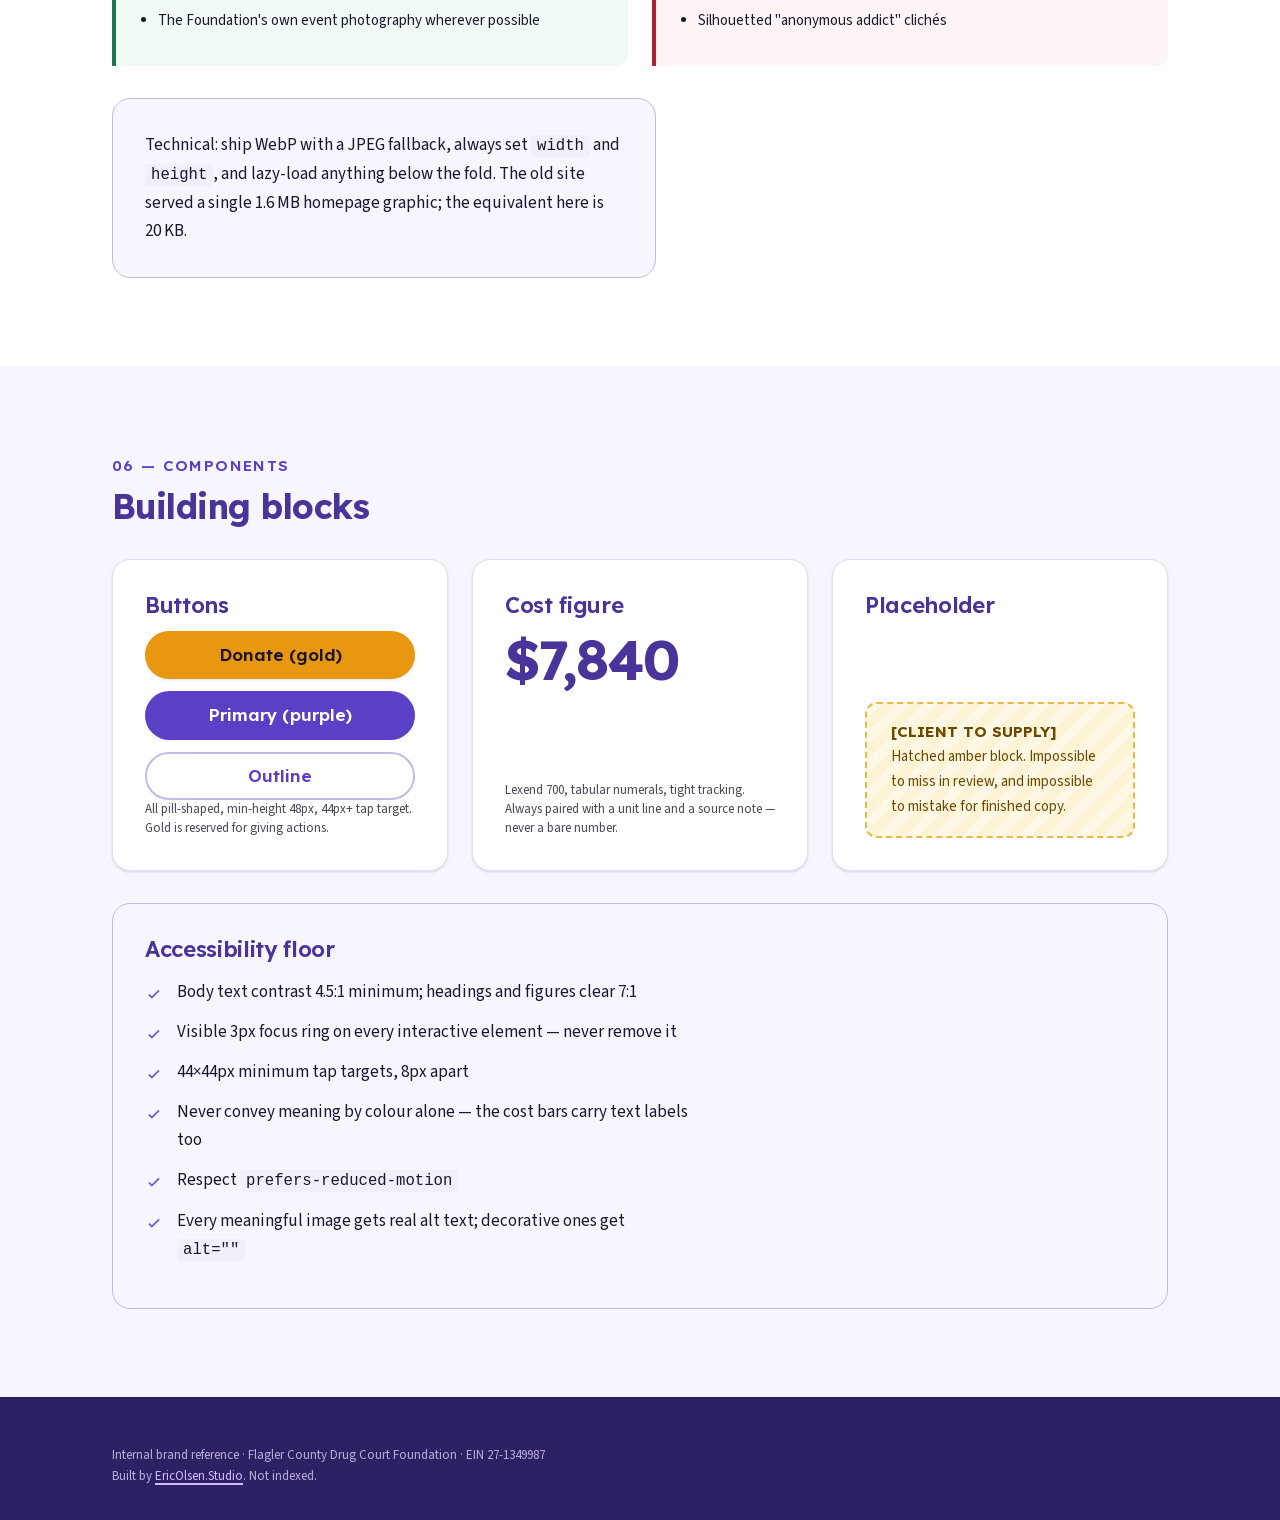
<file: brand/index.html>
<!DOCTYPE html>
<html lang="en">
<head>
<meta charset="utf-8">
<meta name="viewport" content="width=device-width, initial-scale=1">
<title>Brand Kit | FCDC HOPE Foundation</title>
<meta name="description" content="Colour, type, logo, voice and language rules for the Flagler County Drug Court Foundation.">
<meta name="robots" content="noindex">
<meta property="og:type" content="website">
<meta property="og:title" content="Brand Kit | FCDC HOPE Foundation">
<meta property="og:description" content="Colour, type, logo, voice and language rules for the Flagler County Drug Court Foundation.">
<meta property="og:url" content="https://fcdcfoundation.org/brand/">
<meta property="og:image" content="https://fcdcfoundation.org/assets/img/og-image.png">
<meta property="og:image:width" content="1200">
<meta property="og:image:height" content="630">
<meta property="og:image:alt" content="Flagler County Drug Court Foundation — treatment costs a fraction of a prison cell">
<meta property="og:site_name" content="Flagler County Drug Court Foundation">
<meta name="twitter:card" content="summary_large_image">
<link rel="icon" href="../assets/img/hope-logo.png">
<link rel="stylesheet" href="../css/style.css">
<style>
  .swatch-grid { display:grid; grid-template-columns:repeat(auto-fill,minmax(190px,1fr)); gap:var(--sp-4); }
  .swatch { border:1px solid var(--color-border); border-radius:var(--radius); overflow:hidden; background:#fff; }
  .swatch__chip { height:96px; display:flex; align-items:flex-end; padding:var(--sp-2) var(--sp-3); }
  .swatch__chip span { font-family:var(--font-head); font-size:var(--fs-xs); font-weight:600; opacity:.9; }
  .swatch__body { padding:var(--sp-3); }
  .swatch__name { font-family:var(--font-head); font-weight:600; font-size:var(--fs-sm); display:block; }
  .swatch__hex { font-variant-numeric:tabular-nums; font-size:var(--fs-sm); color:var(--color-text-muted); }
  .swatch__use { font-size:var(--fs-xs); color:var(--color-text-muted); display:block; margin-top:var(--sp-2); line-height:1.45; }
  .do-dont { display:grid; gap:var(--sp-5); }
  @media (min-width:760px){ .do-dont { grid-template-columns:1fr 1fr; } }
  .do  { border-left:4px solid var(--color-success); background:#F2FAF5; padding:var(--sp-5); border-radius:0 var(--radius) var(--radius) 0; }
  .dont{ border-left:4px solid var(--color-danger);  background:#FDF5F5; padding:var(--sp-5); border-radius:0 var(--radius) var(--radius) 0; }
  .do h3, .dont h3 { font-size:var(--fs-lg); }
  .do ul, .dont ul { margin-bottom:0; padding-left:1.1rem; }
  .do li, .dont li { margin-bottom:var(--sp-2); font-size:var(--fs-sm); }
  .type-demo { border:1px solid var(--color-border); border-radius:var(--radius); padding:var(--sp-5); background:#fff; margin-bottom:var(--sp-4); }
  .type-demo p:last-child { margin-bottom:0; }
  .spec { font-family:var(--font-head); font-size:var(--fs-xs); color:var(--color-text-muted); letter-spacing:.05em; text-transform:uppercase; }
  .logo-box { background:#fff; border:1px solid var(--color-border); border-radius:var(--radius); padding:var(--sp-6); display:grid; place-items:center; }
  .logo-box--dark { background:var(--hope-purple-900); }
  code { background:#F2EFFB; padding:2px 6px; border-radius:4px; font-size:.92em; }
</style>
</head>
<body>

<a class="skip-link" href="#main">Skip to main content</a>

<header class="site-header">
  <div class="container site-header__inner">
    <a class="brand" href="../index.html">
      <img src="../assets/img/hope-logo.webp" alt="FCDC HOPE Foundation" width="180" height="88">
      <span class="brand__text">Brand Kit</span>
    </a>
    <a class="btn btn--outline" style="margin-left:auto" href="../index.html">Back to site</a>
  </div>
</header>

<main id="main">

<section class="page-hero">
  <div class="container">
    <p class="eyebrow">Internal reference</p>
    <h1>FCDC HOPE Foundation — Brand Kit</h1>
    <p>Everything needed to build something new that looks like it belongs. Colours sampled
    from the Foundation's own logo, not invented.</p>
  </div>
</section>

<!-- COLOUR -->
<section class="section">
  <div class="container">
    <div class="section__head">
      <p class="eyebrow">01 — Colour</p>
      <h2>The palette</h2>
      <p class="lede">
        Purple is the brand. Gold is <em>only</em> for donate actions — the moment it appears
        anywhere else it stops meaning "give". Crimson is for emphasis and the crisis strip.
      </p>
    </div>

    <div class="swatch-grid">
      <div class="swatch">
        <div class="swatch__chip" style="background:#7359DE;color:#fff"><span>on white 4.98:1</span></div>
        <div class="swatch__body">
          <span class="swatch__name">HOPE Purple</span>
          <span class="swatch__hex">#7359DE</span>
          <span class="swatch__use">The brand colour. Large fills, logo, bars, icon accents. Passes AA for normal text but prefer 700 for body-size text.</span>
        </div>
      </div>
      <div class="swatch">
        <div class="swatch__chip" style="background:#5B3FC4;color:#fff"><span>on white 7.11:1</span></div>
        <div class="swatch__body">
          <span class="swatch__name">Purple 700</span>
          <span class="swatch__hex">#5B3FC4</span>
          <span class="swatch__use">Links, buttons, small text on white. AAA at large sizes.</span>
        </div>
      </div>
      <div class="swatch">
        <div class="swatch__chip" style="background:#4A3499;color:#fff"><span>on white 9.37:1</span></div>
        <div class="swatch__body">
          <span class="swatch__name">Purple 800</span>
          <span class="swatch__hex">#4A3499</span>
          <span class="swatch__use">All headings. AAA everywhere.</span>
        </div>
      </div>
      <div class="swatch">
        <div class="swatch__chip" style="background:#2E2163;color:#fff"><span>on white 13.9:1</span></div>
        <div class="swatch__body">
          <span class="swatch__name">Purple 900</span>
          <span class="swatch__hex">#2E2163</span>
          <span class="swatch__use">Footer, dark sections, OG cards.</span>
        </div>
      </div>
      <div class="swatch">
        <div class="swatch__chip" style="background:#E89810;color:#1B1630"><span>w/ ink 8.73:1</span></div>
        <div class="swatch__body">
          <span class="swatch__name">HOPE Gold</span>
          <span class="swatch__hex">#E89810</span>
          <span class="swatch__use"><strong>Donate only.</strong> Always with ink text, never white text — white on gold fails contrast badly.</span>
        </div>
      </div>
      <div class="swatch">
        <div class="swatch__chip" style="background:#8C1533;color:#fff"><span>on white 9.25:1</span></div>
        <div class="swatch__body">
          <span class="swatch__name">HOPE Crimson</span>
          <span class="swatch__hex">#8C1533</span>
          <span class="swatch__use">From the logo's "EXCEL". Emphasis, the incarceration-cost figure, the crisis strip.</span>
        </div>
      </div>
      <div class="swatch">
        <div class="swatch__chip" style="background:#1B1630;color:#fff"><span>on white 17.44:1</span></div>
        <div class="swatch__body">
          <span class="swatch__name">Ink</span>
          <span class="swatch__hex">#1B1630</span>
          <span class="swatch__use">Body text. A purple-black, not a neutral black.</span>
        </div>
      </div>
      <div class="swatch">
        <div class="swatch__chip" style="background:#FBF8F3;color:#1B1630;border-bottom:1px solid #E2DCF4"><span>warm paper</span></div>
        <div class="swatch__body">
          <span class="swatch__name">Paper</span>
          <span class="swatch__hex">#FBF8F3</span>
          <span class="swatch__use">Warm section background. Keeps the site from feeling clinical.</span>
        </div>
      </div>
      <div class="swatch">
        <div class="swatch__chip" style="background:#F7F5FD;color:#1B1630;border-bottom:1px solid #E2DCF4"><span>tint</span></div>
        <div class="swatch__body">
          <span class="swatch__name">Purple 100</span>
          <span class="swatch__hex">#F7F5FD</span>
          <span class="swatch__use">Alternating section wash.</span>
        </div>
      </div>
    </div>

    <div class="callout mt-6 narrow">
      <p class="mb-0">
        Copy-paste ready: <code>brand/tokens.css</code> holds every value above as a CSS custom
        property. Import it and use <code>var(--hope-purple)</code> rather than pasting hexes.
      </p>
    </div>
  </div>
</section>

<!-- TYPE -->
<section class="section section--tint">
  <div class="container">
    <div class="section__head">
      <p class="eyebrow">02 — Typography</p>
      <h2>Lexend for headings, Source Sans 3 for body</h2>
      <p class="lede">
        Lexend was designed to improve reading proficiency; Source Sans 3 is a workhorse with
        excellent number shapes. Both are open source and self-hosted — no Google Fonts request.
      </p>
    </div>

    <div class="type-demo">
      <p class="spec">Lexend 700 · headings · letter-spacing -0.015em · line-height 1.2</p>
      <h2 style="margin-bottom:var(--sp-2)">Recovery is possible here.</h2>
      <p class="spec mt-5">Source Sans 3 400 · body · 17px · line-height 1.65</p>
      <p class="mb-0">
        The Flagler County Drug Court Foundation supports people in the drug court program with
        the practical things the court budget does not cover — a ride, a test, a kit, a
        graduation.
      </p>
    </div>

    <div class="grid grid--2">
      <div class="card">
        <h3>Scale</h3>
        <p class="mb-0" style="font-variant-numeric:tabular-nums">
          13 / 15 / <strong>17 (body)</strong> / 19 / 22 / 28 / 34 / 44&nbsp;px<br>
          <span class="swatch__use">Body is 17px, not 16. Deliberate — this audience skews older
          and reads on phones. Never go below 15px for anything but legal text.</span>
        </p>
      </div>
      <div class="card">
        <h3>Numbers</h3>
        <p class="mb-0">
          Dollar figures and statistics always use <code>font-variant-numeric: tabular-nums</code>
          so columns line up and figures don't jitter. The big cost figures are Lexend 700 at
          clamp(2.5rem, 9vw, 3.5rem).
        </p>
      </div>
    </div>
  </div>
</section>

<!-- LOGO -->
<section class="section">
  <div class="container">
    <div class="section__head">
      <p class="eyebrow">03 — Logo</p>
      <h2>HOPE — Helping Our Participants Excel</h2>
    </div>

    <div class="grid grid--2">
      <div class="logo-box">
        <img src="../assets/img/hope-logo.webp" alt="HOPE logo on white" width="360">
      </div>
      <div class="logo-box logo-box--dark">
        <img src="../assets/img/hope-logo.webp" alt="HOPE logo on purple" width="360"
             style="background:#fff;border-radius:8px;padding:12px">
      </div>
    </div>

    <div class="do-dont mt-6">
      <div class="do">
        <h3>Do</h3>
        <ul>
          <li>Give it clear space equal to the height of the "H" on every side.</li>
          <li>On dark backgrounds, place it on a white rounded plate — the logo has no dark-mode variant.</li>
          <li>Keep it at least 120px wide so "Helping Our Participants Excel" stays legible.</li>
          <li>Pair it with the full legal name in text nearby for first-time visitors.</li>
        </ul>
      </div>
      <div class="dont">
        <h3>Don't</h3>
        <ul>
          <li>Recolour it, add effects, or separate the figure from the wordmark.</li>
          <li>Place it directly on a photograph or a purple field.</li>
          <li>Stretch it — the source is raster, so scale proportionally and never up past 720px.</li>
          <li>Use it as a favicon substitute for the site's own icon at tiny sizes.</li>
        </ul>
      </div>
    </div>

    <div class="placeholder mt-6 narrow">
      <p class="mb-0"><strong>[ASSET GAP]</strong> The only logo available is a raster image
      recovered from the old website. Ask the Foundation whether an original vector (AI/EPS/SVG)
      exists. If not, a redraw is worth doing once — it would sharpen print, signage, event
      banners, and the app icon in one go.</p>
    </div>
  </div>
</section>

<!-- VOICE -->
<section class="section section--warm">
  <div class="container">
    <div class="section__head">
      <p class="eyebrow">04 — Voice &amp; language</p>
      <h2>The non-negotiable part</h2>
      <p class="lede">
        Destigmatization is in the Foundation's mission statement. Copy that stigmatizes
        contradicts the client's own mission — this is a correctness rule, not a style
        preference.
      </p>
    </div>

    <div class="do-dont">
      <div class="do">
        <h3>Always say</h3>
        <ul>
          <li>"a person with a substance use disorder"</li>
          <li>"substance use disorder"</li>
          <li>"returned to use"</li>
          <li>"a positive / negative test result"</li>
          <li>"person in recovery", "participant", "graduate"</li>
          <li>"medication for opioid use disorder"</li>
        </ul>
      </div>
      <div class="dont">
        <h3>Never say</h3>
        <ul>
          <li>"addict", "abuser", "junkie", "user"</li>
          <li>"drug problem", "drug habit"</li>
          <li>"relapsed"</li>
          <li>"clean" / "dirty" — for people or test results</li>
          <li>"offender" where "participant" will do</li>
          <li>"substance abuser"</li>
        </ul>
      </div>
    </div>

    <div class="grid grid--2 mt-6">
      <div class="card">
        <h3>Tone</h3>
        <p class="mb-0">
          Plain, factual, unsentimental. This organization makes a fiscal argument as often as
          an emotional one — lead with the number when talking to taxpayers, and with the
          person when talking to families. Never beg. Never use urgency theatre.
        </p>
      </div>
      <div class="card">
        <h3>Storytelling rules</h3>
        <p class="mb-0">
          No before/after framing. No mugshots. No rock-bottom narrative arcs. No redemption
          porn. Any participant or graduate story requires a written, signed release —
          substance use treatment records are protected under <strong>42 CFR Part 2</strong>,
          which is stricter than HIPAA. Never write a fictional testimonial, even as a sample.
        </p>
      </div>
    </div>
  </div>
</section>

<!-- IMAGERY -->
<section class="section">
  <div class="container">
    <div class="section__head">
      <p class="eyebrow">05 — Imagery</p>
      <h2>What we photograph, and what we refuse to</h2>
    </div>

    <div class="do-dont">
      <div class="do">
        <h3>Use</h3>
        <ul>
          <li>Real Flagler County places and real volunteers</li>
          <li>Hands, groups, tables at community events</li>
          <li>Daylight, open air, ordinary settings</li>
          <li>The Foundation's own event photography wherever possible</li>
        </ul>
      </div>
      <div class="dont">
        <h3>Never use</h3>
        <ul>
          <li>Stock photos of people in visible distress</li>
          <li>Needles, pills, powder, paraphernalia</li>
          <li>Handcuffs, cell bars, mugshot framing</li>
          <li>Silhouetted "anonymous addict" clichés</li>
        </ul>
      </div>
    </div>

    <div class="callout mt-6 narrow">
      <p class="mb-0">
        Technical: ship WebP with a JPEG fallback, always set <code>width</code> and
        <code>height</code>, and lazy-load anything below the fold. The old site served a single
        1.6&nbsp;MB homepage graphic; the equivalent here is 20&nbsp;KB.
      </p>
    </div>
  </div>
</section>

<!-- COMPONENTS -->
<section class="section section--tint">
  <div class="container">
    <div class="section__head">
      <p class="eyebrow">06 — Components</p>
      <h2>Building blocks</h2>
    </div>

    <div class="grid grid--3">
      <div class="card">
        <h3>Buttons</h3>
        <div class="btn-row" style="flex-direction:column;align-items:stretch">
          <a class="btn btn--donate" href="#main">Donate (gold)</a>
          <a class="btn btn--primary" href="#main">Primary (purple)</a>
          <a class="btn btn--outline" href="#main">Outline</a>
        </div>
        <p class="swatch__use mt-5">All pill-shaped, min-height 48px, 44px+ tap target. Gold is
        reserved for giving actions.</p>
      </div>

      <div class="card">
        <h3>Cost figure</h3>
        <p class="cost-card__figure" style="color:var(--hope-purple-800)">$7,840</p>
        <p class="swatch__use">Lexend 700, tabular numerals, tight tracking. Always paired with a
        unit line and a source note — never a bare number.</p>
      </div>

      <div class="card">
        <h3>Placeholder</h3>
        <div class="placeholder">
          <p class="mb-0"><strong>[CLIENT TO SUPPLY]</strong> Hatched amber block. Impossible to
          miss in review, and impossible to mistake for finished copy.</p>
        </div>
      </div>
    </div>

    <div class="callout mt-6">
      <h3>Accessibility floor</h3>
      <ul class="list-check mb-0">
        <li>Body text contrast 4.5:1 minimum; headings and figures clear 7:1</li>
        <li>Visible 3px focus ring on every interactive element — never remove it</li>
        <li>44×44px minimum tap targets, 8px apart</li>
        <li>Never convey meaning by colour alone — the cost bars carry text labels too</li>
        <li>Respect <code>prefers-reduced-motion</code></li>
        <li>Every meaningful image gets real alt text; decorative ones get <code>alt=""</code></li>
      </ul>
    </div>
  </div>
</section>

</main>

<footer class="site-footer">
  <div class="container">
    <p class="footer__disclosure">
      Internal brand reference · Flagler County Drug Court Foundation · EIN 27-1349987<br>
      Built by <a href="https://ericolsen.studio">EricOlsen.Studio</a>. Not indexed.
    </p>
  </div>
</footer>

<script src="../js/main.js" defer></script>
</body>
</html>
</file>
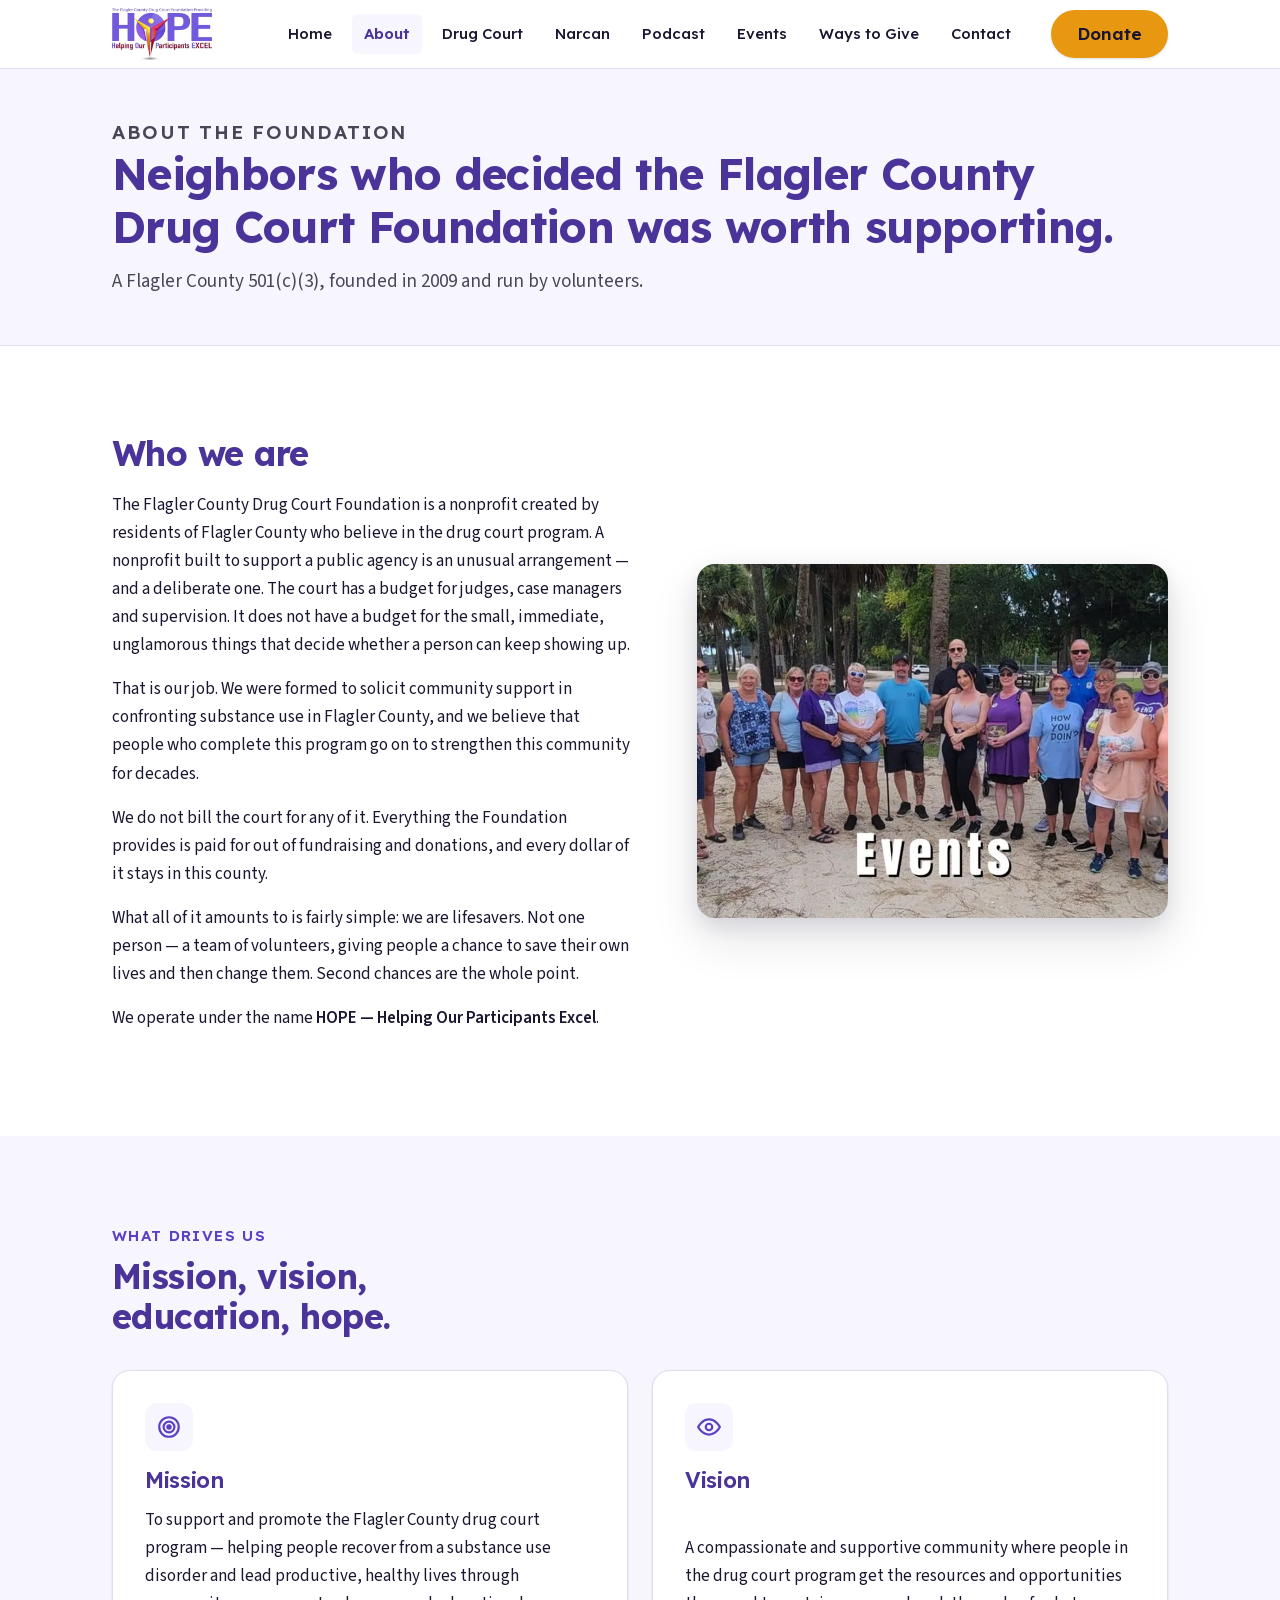
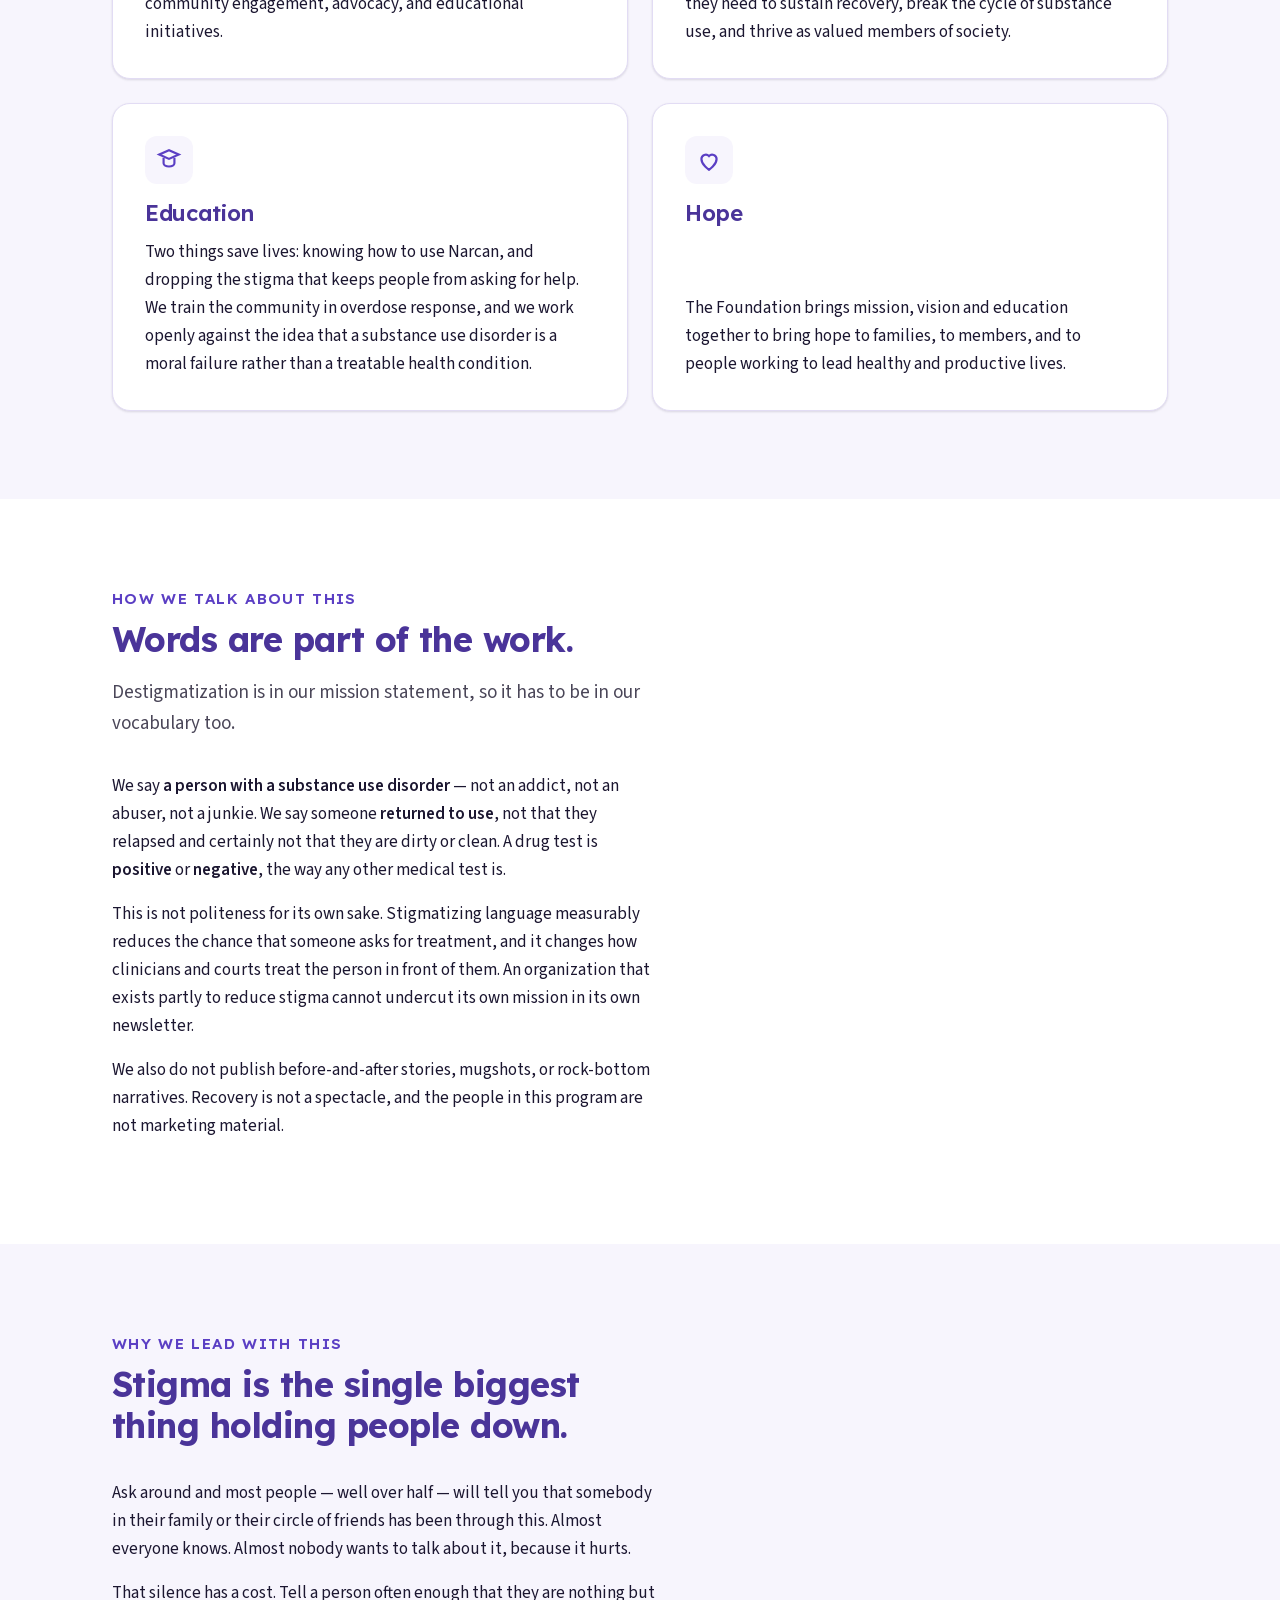
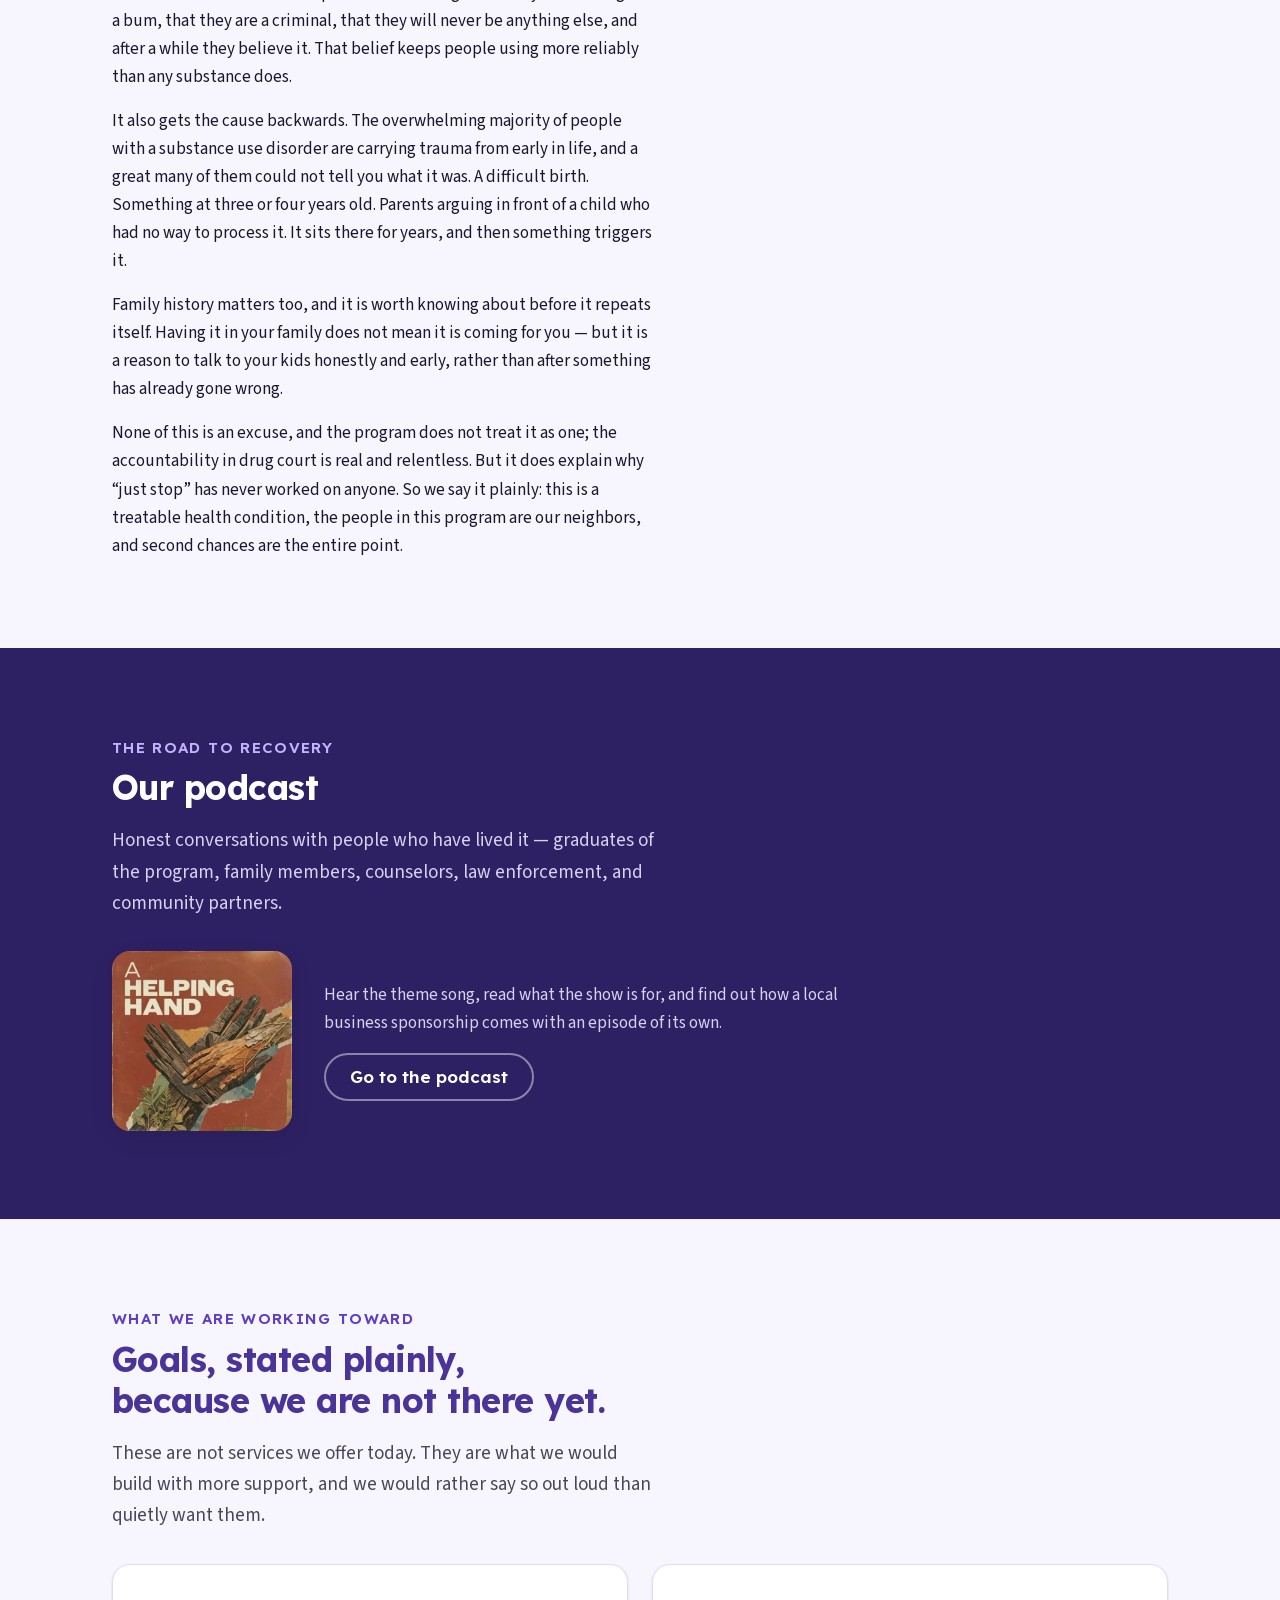
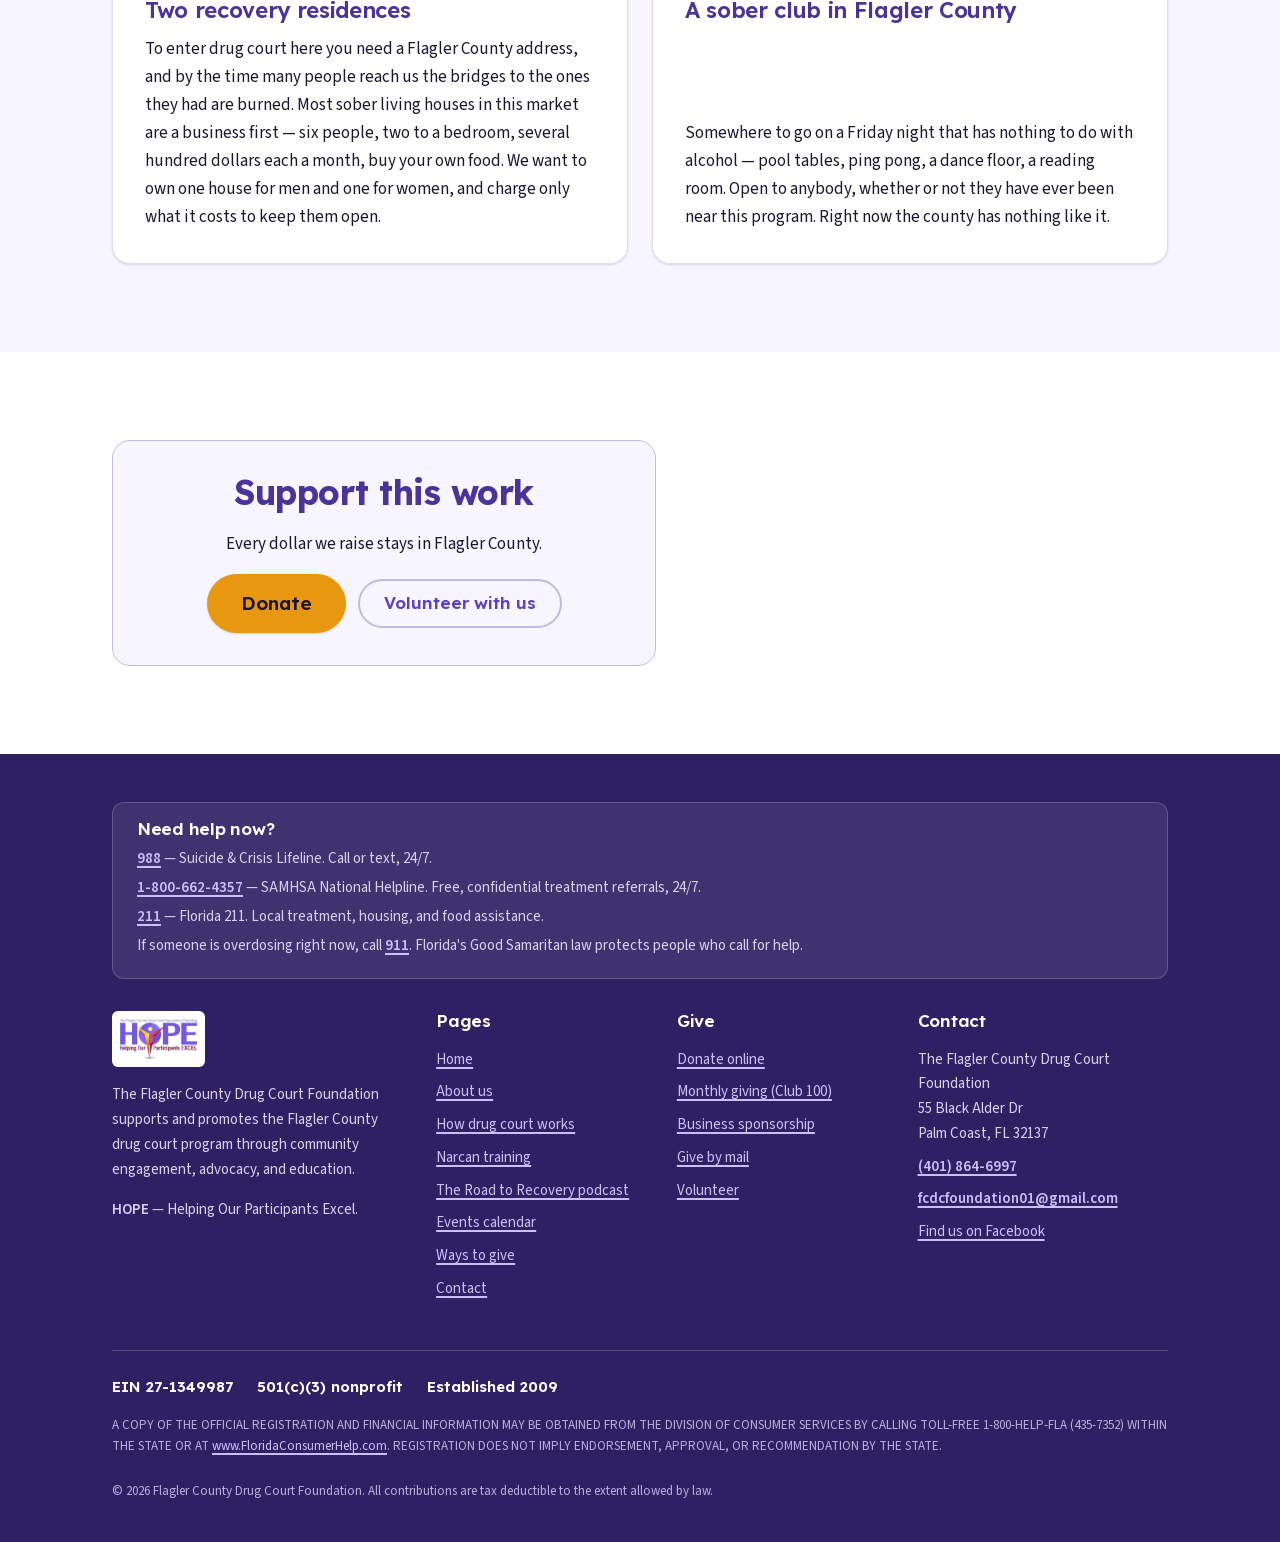
<file: about.html>
<!DOCTYPE html>
<html lang="en">
<head>
<meta charset="utf-8">
<meta name="viewport" content="width=device-width, initial-scale=1">
<title>About Us | Flagler County Drug Court Foundation</title>
<meta name="description" content="A Flagler County 501(c)(3) founded in 2009 by residents who believe in the drug court program. Our mission, vision, education work, and the volunteers behind it.">
<link rel="canonical" href="https://fcdcfoundation.org/about.html">

<meta property="og:type" content="website">
<meta property="og:title" content="About Us | Flagler County Drug Court Foundation">
<meta property="og:description" content="A Flagler County 501(c)(3) founded in 2009 by residents who believe in the drug court program. Our mission, vision, education work, and the volunteers behind it.">
<meta property="og:url" content="https://fcdcfoundation.org/about.html">
<meta property="og:image" content="https://fcdcfoundation.org/assets/img/og-image.png"><meta property="og:image:width" content="1200"><meta property="og:image:height" content="630"><meta property="og:image:alt" content="Flagler County Drug Court Foundation — recovery, hope, and second chances">
<meta property="og:site_name" content="Flagler County Drug Court Foundation">
<meta name="twitter:card" content="summary_large_image">

<link rel="icon" href="assets/img/hope-logo.png">
<link rel="preload" href="assets/fonts/Lexend-var.woff2" as="font" type="font/woff2" crossorigin>
<link rel="stylesheet" href="css/style.css?v=20261123d">
</head>
<body>

<a class="skip-link" href="#main">Skip to main content</a>

<header class="site-header">
  <div class="container site-header__inner">
    <a class="brand" href="index.html">
      <img src="assets/img/hope-logo.webp" alt="Flagler County Drug Court Foundation — HOPE: Helping Our Participants Excel" width="180" height="88">
      <span class="brand__text">Flagler County Drug&nbsp;Court Foundation</span>
    </a>

    <button class="nav-toggle" type="button" aria-expanded="false" aria-controls="site-nav">
      <svg class="nav-toggle__open" viewBox="0 0 24 24" fill="none" stroke="currentColor" stroke-width="2" stroke-linecap="round" aria-hidden="true"><path d="M3 6h18M3 12h18M3 18h18"/></svg>
      <svg class="nav-toggle__close" viewBox="0 0 24 24" fill="none" stroke="currentColor" stroke-width="2" stroke-linecap="round" aria-hidden="true"><path d="M6 6l12 12M18 6L6 18"/></svg>
      <span>Menu</span>
    </button>

    <nav class="site-nav" id="site-nav" aria-label="Main">
      <ul>
        <li><a href="index.html">Home</a></li>
        <li><a href="about.html" aria-current="page">About</a></li>
        <li><a href="drug-court.html">Drug Court</a></li>
        <li><a href="narcan.html">Narcan</a></li>
        <li><a href="podcast.html">Podcast</a></li>
        <li><a href="events.html">Events</a></li>
        <li><a href="ways-to-give.html">Ways to Give</a></li>
        <li><a href="contact.html">Contact</a></li>
      </ul>
    </nav>

    <a class="btn btn--donate header-donate" href="ways-to-give.html" data-donate>Donate</a>
  </div>
</header>

<main id="main">

  <section class="page-hero">
    <div class="container">
      <p class="eyebrow">About the Foundation</p>
      <h1>Neighbors who decided the Flagler County Drug Court Foundation was worth supporting.</h1>
      <p>A Flagler County 501(c)(3), founded in 2009 and run by volunteers.</p>
    </div>
  </section>

  <section class="section">
    <div class="container">
      <div class="hero__grid">
        <div>
          <h2>Who we are</h2>
          <p>
            The Flagler County Drug Court Foundation is a nonprofit created by residents of
            Flagler County who believe in the drug court program. A nonprofit built to support a
            public agency is an unusual arrangement — and a deliberate one. The court has a
            budget for judges, case managers and supervision. It does not have a budget for the
            small, immediate, unglamorous things that decide whether a person can keep showing
            up.
          </p>
          <p>
            That is our job. We were formed to solicit community support in confronting
            substance use in Flagler County, and we believe that people who complete this
            program go on to strengthen this community for decades.
          </p>
          <p>
            We do not bill the court for any of it. Everything the Foundation provides is paid for
            out of fundraising and donations, and every dollar of it stays in this county.
          </p>
          <p>
            What all of it amounts to is fairly simple: we are lifesavers. Not one person — a
            team of volunteers, giving people a chance to save their own lives and then change
            them. Second chances are the whole point.
          </p>
          <p>
            We operate under the name <strong>HOPE — Helping Our Participants Excel</strong>.
          </p>
        </div>
        <div class="hero__media">
          <picture>
            <source srcset="assets/img/community-group.webp" type="image/webp">
            <img src="assets/img/community-group.jpg"
                 alt="A large group of Foundation supporters and volunteers gathered together at a Flagler County park."
                 loading="lazy" width="1600" height="627">
          </picture>
        </div>
      </div>
    </div>
  </section>

  <section class="section section--tint">
    <div class="container">
      <div class="section__head">
        <p class="eyebrow">What drives us</p>
        <h2>Mission, vision, education, hope.</h2>
      </div>

      <div class="grid grid--2">
        <div class="card">
          <div class="card__icon">
            <svg viewBox="0 0 24 24" fill="none" stroke="currentColor" stroke-width="2" aria-hidden="true"><circle cx="12" cy="12" r="9"/><circle cx="12" cy="12" r="5"/><circle cx="12" cy="12" r="1.5" fill="currentColor"/></svg>
          </div>
          <h3>Mission</h3>
          <p class="mb-0">
            To support and promote the Flagler County drug court program — helping people
            recover from a substance use disorder and lead productive, healthy lives through
            community engagement, advocacy, and educational initiatives.
          </p>
        </div>

        <div class="card">
          <div class="card__icon">
            <svg viewBox="0 0 24 24" fill="none" stroke="currentColor" stroke-width="2" aria-hidden="true"><path d="M2 12s3.5-7 10-7 10 7 10 7-3.5 7-10 7-10-7-10-7z"/><circle cx="12" cy="12" r="3"/></svg>
          </div>
          <h3>Vision</h3>
          <p class="mb-0">
            A compassionate and supportive community where people in the drug court program
            get the resources and opportunities they need to sustain recovery, break the cycle
            of substance use, and thrive as valued members of society.
          </p>
        </div>

        <div class="card">
          <div class="card__icon">
            <svg viewBox="0 0 24 24" fill="none" stroke="currentColor" stroke-width="2" aria-hidden="true"><path d="M3 7l9-4 9 4-9 4-9-4z"/><path d="M7 10v5c0 1.7 2.2 3 5 3s5-1.3 5-3v-5"/></svg>
          </div>
          <h3>Education</h3>
          <p class="mb-0">
            Two things save lives: knowing how to use Narcan, and dropping the stigma that keeps
            people from asking for help. We train the community in overdose response, and we
            work openly against the idea that a substance use disorder is a moral failure rather
            than a treatable health condition.
          </p>
        </div>

        <div class="card">
          <div class="card__icon">
            <svg viewBox="0 0 24 24" fill="none" stroke="currentColor" stroke-width="2" aria-hidden="true"><path d="M12 21s-7-4.5-7-10a4 4 0 017-2.6A4 4 0 0119 11c0 5.5-7 10-7 10z"/></svg>
          </div>
          <h3>Hope</h3>
          <p class="mb-0">
            The Foundation brings mission, vision and education together to bring hope to
            families, to members, and to people working to lead healthy and productive lives.
          </p>
        </div>
      </div>
    </div>
  </section>

  <section class="section">
    <div class="container">
      <div class="section__head">
        <p class="eyebrow">How we talk about this</p>
        <h2>Words are part of the work.</h2>
        <p class="lede">
          Destigmatization is in our mission statement, so it has to be in our vocabulary too.
        </p>
      </div>

      <div class="narrow">
        <p>
          We say <strong>a person with a substance use disorder</strong> — not an addict, not
          an abuser, not a junkie. We say someone <strong>returned to use</strong>, not that
          they relapsed and certainly not that they are dirty or clean. A drug test is
          <strong>positive</strong> or <strong>negative</strong>, the way any other medical
          test is.
        </p>
        <p>
          This is not politeness for its own sake. Stigmatizing language measurably reduces the
          chance that someone asks for treatment, and it changes how clinicians and courts treat
          the person in front of them. An organization that exists partly to reduce stigma
          cannot undercut its own mission in its own newsletter.
        </p>
        <p>
          We also do not publish before-and-after stories, mugshots, or rock-bottom narratives.
          Recovery is not a spectacle, and the people in this program are not marketing material.
        </p>
      </div>
    </div>
  </section>

  <section class="section section--tint">
    <div class="container">
      <div class="section__head">
        <p class="eyebrow">Why we lead with this</p>
        <h2>Stigma is the single biggest thing holding people down.</h2>
      </div>

      <div class="narrow">
        <p>
          Ask around and most people — well over half — will tell you that somebody in their
          family or their circle of friends has been through this. Almost everyone knows.
          Almost nobody wants to talk about it, because it hurts.
        </p>
        <p>
          That silence has a cost. Tell a person often enough that they are nothing but a bum,
          that they are a criminal, that they will never be anything else, and after a while they
          believe it. That belief keeps people using more reliably than any substance does.
        </p>
        <p>
          It also gets the cause backwards. The overwhelming majority of people with a substance
          use disorder are carrying trauma from early in life, and a great many of them could not
          tell you what it was. A difficult birth. Something at three or four years old. Parents
          arguing in front of a child who had no way to process it. It sits there for years, and
          then something triggers it.
        </p>
        <p>
          Family history matters too, and it is worth knowing about before it repeats itself.
          Having it in your family does not mean it is coming for you — but it is a reason to talk
          to your kids honestly and early, rather than after something has already gone wrong.
        </p>
        <p class="mb-0">
          None of this is an excuse, and the program does not treat it as one; the accountability
          in drug court is real and relentless. But it does explain why “just stop” has never
          worked on anyone. So we say it plainly: this is a treatable health condition, the people
          in this program are our neighbors, and second chances are the entire point.
        </p>
      </div>
    </div>
  </section>


  <section class="section section--dark">
    <div class="container">
      <div class="section__head">
        <p class="eyebrow">The Road to Recovery</p>
        <h2>Our podcast</h2>
        <p class="lede">
          Honest conversations with people who have lived it — graduates of the program, family
          members, counselors, law enforcement, and community partners.
        </p>
      </div>
      <div class="podcast-teaser">
        <a class="podcast-teaser__art" href="podcast.html" aria-hidden="true" tabindex="-1">
          <picture>
            <source srcset="assets/img/podcast-cover.webp" type="image/webp">
            <img src="assets/img/podcast-cover.jpg" alt="" loading="lazy" width="480" height="480">
          </picture>
        </a>
        <div class="podcast-teaser__body">
          <p>
            Hear the theme song, read what the show is for, and find out how a local business
            sponsorship comes with an episode of its own.
          </p>
          <p class="mb-0">
            <a class="btn btn--outline" href="podcast.html">Go to the podcast</a>
          </p>
        </div>
      </div>
    </div>
  </section>

  <section class="section section--tint">
    <div class="container">
      <div class="section__head">
        <p class="eyebrow">What we are working toward</p>
        <h2>Goals, stated plainly, because we are not there yet.</h2>
        <p class="lede">
          These are not services we offer today. They are what we would build with more support,
          and we would rather say so out loud than quietly want them.
        </p>
      </div>

      <div class="grid grid--2">
        <div class="card">
          <h3>Two recovery residences</h3>
          <p class="mb-0">
            To enter drug court here you need a Flagler County address, and by the time many
            people reach us the bridges to the ones they had are burned. Most sober living houses
            in this market are a business first — six people, two to a bedroom, several hundred
            dollars each a month, buy your own food. We want to own one house for men and one for
            women, and charge only what it costs to keep them open.
          </p>
        </div>

        <div class="card">
          <h3>A sober club in Flagler County</h3>
          <p class="mb-0">
            Somewhere to go on a Friday night that has nothing to do with alcohol — pool tables,
            ping pong, a dance floor, a reading room. Open to anybody, whether or not they have
            ever been near this program. Right now the county has nothing like it.
          </p>
        </div>
      </div>
    </div>
  </section>

  <section class="section">
    <div class="container">
      <div class="callout narrow text-center">
        <h2>Support this work</h2>
        <p>Every dollar we raise stays in Flagler County.</p>
        <div class="btn-row" style="justify-content:center">
          <a class="btn btn--donate btn--lg" href="ways-to-give.html" data-donate>Donate</a>
          <a class="btn btn--outline" href="contact.html">Volunteer with us</a>
        </div>
      </div>
    </div>
  </section>

</main>

<!-- Sticky mobile donate -->
<div class="mobile-donate">
  <a class="btn btn--donate btn--block btn--lg" href="ways-to-give.html" data-donate>Donate</a>
</div>

<footer class="site-footer">
  <div class="container">

    <div class="footer__help">
      <h3>Need help now?</h3>
      <ul>
        <li><strong><a href="tel:988">988</a></strong> — Suicide &amp; Crisis Lifeline. Call or text, 24/7.</li>
        <li><strong><a href="tel:18006624357">1-800-662-4357</a></strong> — SAMHSA National Helpline. Free, confidential treatment referrals, 24/7.</li>
        <li><strong><a href="tel:211">211</a></strong> — Florida 211. Local treatment, housing, and food assistance.</li>
        <li>If someone is overdosing right now, call <strong><a href="tel:911">911</a></strong>. Florida's Good Samaritan law protects people who call for help.</li>
      </ul>
    </div>

    <div class="footer__grid">
      <div class="footer__brand">
        <img src="assets/img/hope-logo.webp" alt="" width="180" height="88">
        <p>
          The Flagler County Drug Court Foundation supports and promotes the Flagler County
          drug court program through community engagement, advocacy, and education.
        </p>
        <p><strong>HOPE</strong> — Helping Our Participants Excel.</p>
      </div>

      <div>
        <h3>Pages</h3>
        <ul>
          <li><a href="index.html">Home</a></li>
          <li><a href="about.html">About us</a></li>
          <li><a href="drug-court.html">How drug court works</a></li>
          <li><a href="narcan.html">Narcan training</a></li>
          <li><a href="podcast.html">The Road to Recovery podcast</a></li>
          <li><a href="events.html">Events calendar</a></li>
          <li><a href="ways-to-give.html">Ways to give</a></li>
          <li><a href="contact.html">Contact</a></li>
        </ul>
      </div>

      <div>
        <h3>Give</h3>
        <ul>
          <li><a href="ways-to-give.html" data-donate>Donate online</a></li>
          <li><a href="ways-to-give.html#monthly">Monthly giving (Club 100)</a></li>
          <li><a href="ways-to-give.html#business">Business sponsorship</a></li>
          <li><a href="ways-to-give.html#mail">Give by mail</a></li>
          <li><a href="contact.html">Volunteer</a></li>
        </ul>
      </div>

      <div>
        <h3>Contact</h3>
        <ul>
          <li>The Flagler County Drug Court Foundation<br>55 Black Alder Dr<br>Palm Coast, FL 32137</li>
          <li><strong><a href="tel:+14018646997">(401) 864-6997</a></strong></li>
          <li><strong><a href="mailto:fcdcfoundation01@gmail.com">fcdcfoundation01@gmail.com</a></strong></li>
          <li><a href="https://www.facebook.com/fcdcfinc/" rel="noopener">Find us on Facebook</a></li>
        </ul>
      </div>
    </div>

    <div class="footer__legal">
      <div class="footer__meta">
        <span>EIN 27-1349987</span>
        <span>501(c)(3) nonprofit</span>
        <span>Established 2009</span>
      </div>

      <p class="footer__disclosure">
        A COPY OF THE OFFICIAL REGISTRATION AND FINANCIAL INFORMATION MAY BE OBTAINED FROM THE
        DIVISION OF CONSUMER SERVICES BY CALLING TOLL-FREE 1-800-HELP-FLA (435-7352) WITHIN THE
        STATE OR AT <a href="https://www.FloridaConsumerHelp.com" rel="noopener">www.FloridaConsumerHelp.com</a>.
        REGISTRATION DOES NOT IMPLY ENDORSEMENT, APPROVAL, OR RECOMMENDATION BY THE STATE.
      </p>

      <p class="footer__disclosure mt-5">
        &copy; <span data-year>2026</span> Flagler County Drug Court Foundation. All contributions
        are tax deductible to the extent allowed by law.
      </p>
    </div>
  </div>
</footer>

<script src="js/donate-config.js"></script>
<script src="js/main.js?v=20261123d" defer></script>
</body>
</html>
</file>
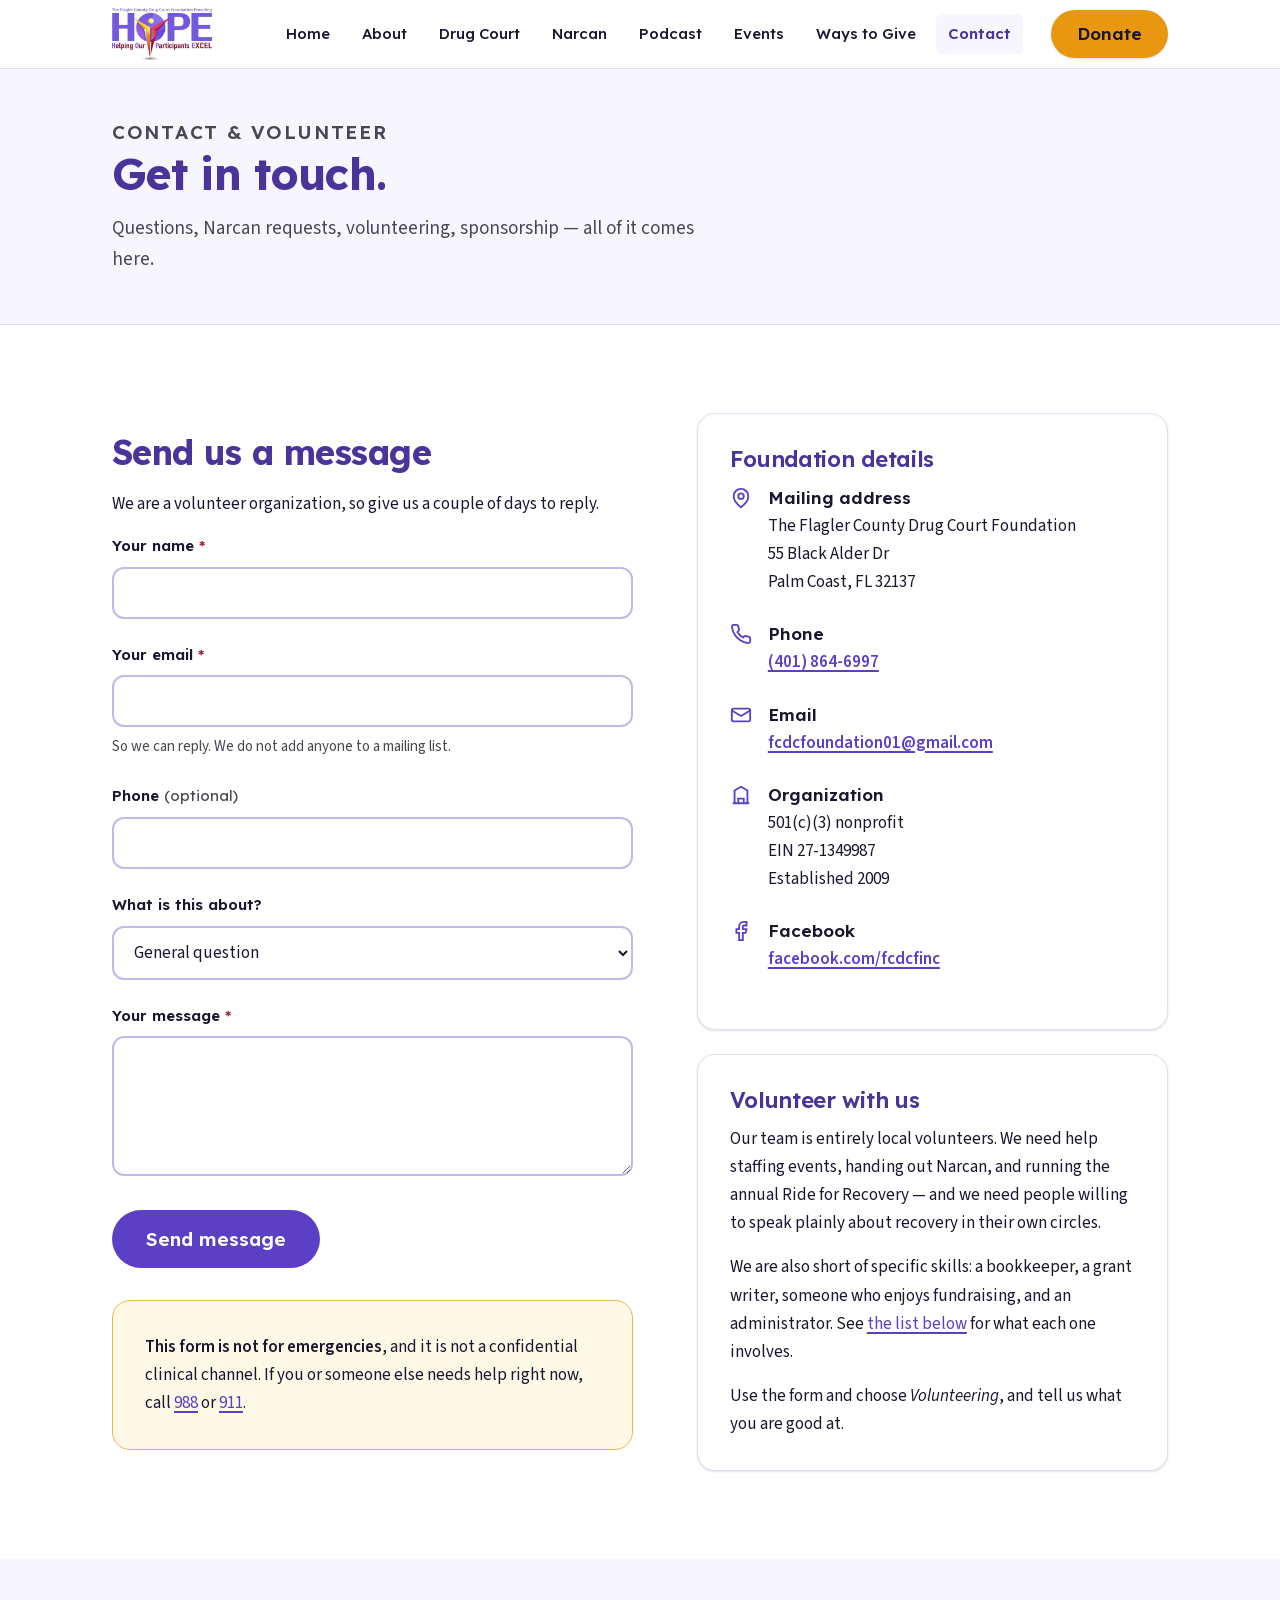
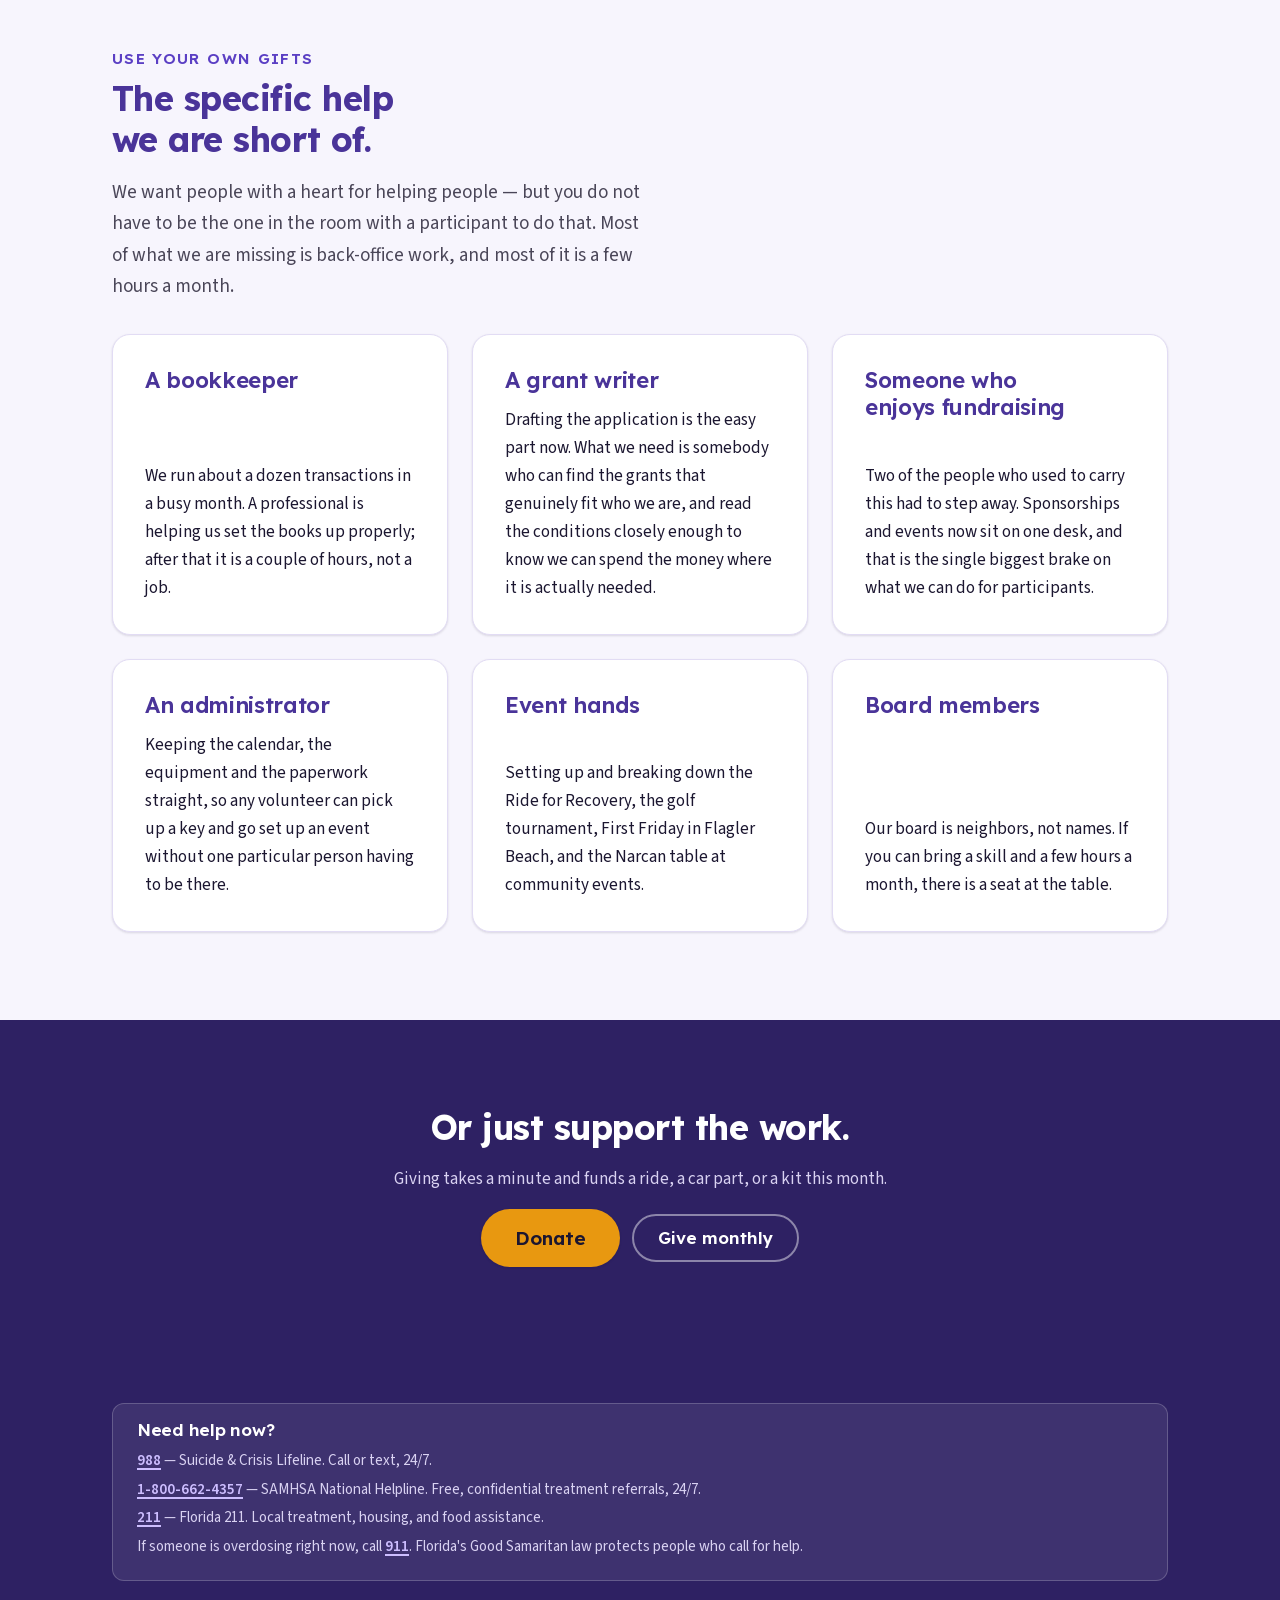
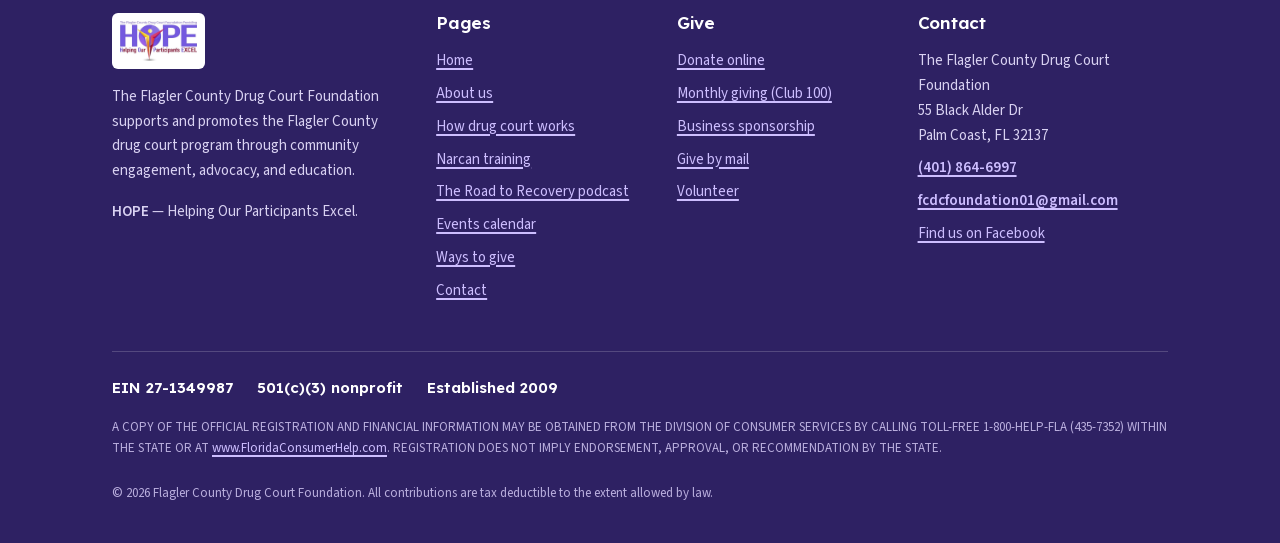
<file: contact.html>
<!DOCTYPE html>
<html lang="en">
<head>
<meta charset="utf-8">
<meta name="viewport" content="width=device-width, initial-scale=1">
<title>Contact & Volunteer | Flagler County Drug Court Foundation</title>
<meta name="description" content="Reach the Flagler County Drug Court Foundation, request a Narcan training, volunteer, or ask about business sponsorship. Palm Coast, Florida.">
<link rel="canonical" href="https://fcdcfoundation.org/contact.html">

<meta property="og:type" content="website">
<meta property="og:title" content="Contact & Volunteer | Flagler County Drug Court Foundation">
<meta property="og:description" content="Reach the Flagler County Drug Court Foundation, request a Narcan training, volunteer, or ask about business sponsorship. Palm Coast, Florida.">
<meta property="og:url" content="https://fcdcfoundation.org/contact.html">
<meta property="og:image" content="https://fcdcfoundation.org/assets/img/og-image.png"><meta property="og:image:width" content="1200"><meta property="og:image:height" content="630"><meta property="og:image:alt" content="Flagler County Drug Court Foundation — recovery, hope, and second chances">
<meta property="og:site_name" content="Flagler County Drug Court Foundation">
<meta name="twitter:card" content="summary_large_image">

<link rel="icon" href="assets/img/hope-logo.png">
<link rel="preload" href="assets/fonts/Lexend-var.woff2" as="font" type="font/woff2" crossorigin>
<link rel="stylesheet" href="css/style.css?v=20261123d">
</head>
<body>

<a class="skip-link" href="#main">Skip to main content</a>

<header class="site-header">
  <div class="container site-header__inner">
    <a class="brand" href="index.html">
      <img src="assets/img/hope-logo.webp" alt="Flagler County Drug Court Foundation — HOPE: Helping Our Participants Excel" width="180" height="88">
      <span class="brand__text">Flagler County Drug&nbsp;Court Foundation</span>
    </a>

    <button class="nav-toggle" type="button" aria-expanded="false" aria-controls="site-nav">
      <svg class="nav-toggle__open" viewBox="0 0 24 24" fill="none" stroke="currentColor" stroke-width="2" stroke-linecap="round" aria-hidden="true"><path d="M3 6h18M3 12h18M3 18h18"/></svg>
      <svg class="nav-toggle__close" viewBox="0 0 24 24" fill="none" stroke="currentColor" stroke-width="2" stroke-linecap="round" aria-hidden="true"><path d="M6 6l12 12M18 6L6 18"/></svg>
      <span>Menu</span>
    </button>

    <nav class="site-nav" id="site-nav" aria-label="Main">
      <ul>
        <li><a href="index.html">Home</a></li>
        <li><a href="about.html">About</a></li>
        <li><a href="drug-court.html">Drug Court</a></li>
        <li><a href="narcan.html">Narcan</a></li>
        <li><a href="podcast.html">Podcast</a></li>
        <li><a href="events.html">Events</a></li>
        <li><a href="ways-to-give.html">Ways to Give</a></li>
        <li><a href="contact.html" aria-current="page">Contact</a></li>
      </ul>
    </nav>

    <a class="btn btn--donate header-donate" href="ways-to-give.html" data-donate>Donate</a>
  </div>
</header>

<main id="main">

  <section class="page-hero">
    <div class="container">
      <p class="eyebrow">Contact &amp; volunteer</p>
      <h1>Get in touch.</h1>
      <p>Questions, Narcan requests, volunteering, sponsorship — all of it comes here.</p>
    </div>
  </section>

  <section class="section">
    <div class="container">
      <div class="hero__grid">
        <div>
          <h2>Send us a message</h2>
          <p>We are a volunteer organization, so give us a couple of days to reply.</p>

          <form class="form" id="contact-form"
                action="https://formsubmit.co/fcdcfoundation01@gmail.com"
                method="POST">

            <input type="hidden" name="_subject" value="New message from fcdcfoundation.org">
            <input type="hidden" name="_template" value="table">
            <input type="hidden" name="_captcha" value="true">
            <input type="hidden" name="_next" value="https://fcdcfoundation.org/contact.html?sent=1">
            <!-- Formsubmit's own honeypot -->
            <input type="text" name="_honey" class="hp" tabindex="-1" autocomplete="off" aria-hidden="true">
            <!-- Web3Forms' honeypot: a checkbox named botcheck -->
            <input type="checkbox" name="botcheck" class="hp" tabindex="-1" autocomplete="off" aria-hidden="true">

            <div class="field">
              <label for="name">Your name <span class="req" aria-hidden="true">*</span></label>
              <input type="text" id="name" name="name" required autocomplete="name">
              <p class="field__error" role="alert"></p>
            </div>

            <div class="field">
              <label for="email">Your email <span class="req" aria-hidden="true">*</span></label>
              <input type="email" id="email" name="email" required autocomplete="email" inputmode="email">
              <p class="field__help">So we can reply. We do not add anyone to a mailing list.</p>
              <p class="field__error" role="alert"></p>
            </div>

            <div class="field">
              <label for="phone">Phone <span style="font-weight:400;color:var(--color-text-muted)">(optional)</span></label>
              <input type="tel" id="phone" name="phone" autocomplete="tel" inputmode="tel">
            </div>

            <div class="field">
              <label for="subject">What is this about?</label>
              <select id="subject" name="topic">
                <option value="general">General question</option>
                <option value="narcan">Narcan training or a free kit</option>
                <option value="volunteer">Volunteering</option>
                <option value="sponsor">Business sponsorship</option>
                <option value="ride">Ride for Recovery</option>
                <option value="donation">A donation or tax receipt</option>
              </select>
            </div>

            <div class="field">
              <label for="message">Your message <span class="req" aria-hidden="true">*</span></label>
              <textarea id="message" name="message" required></textarea>
              <p class="field__error" role="alert"></p>
            </div>

            <button class="btn btn--primary btn--lg" type="submit">Send message</button>
            <p class="form__status" role="status" aria-live="polite"></p>
          </form>

          <div class="callout callout--gold mt-6">
            <p class="mb-0">
              <strong>This form is not for emergencies</strong>, and it is not a confidential
              clinical channel. If you or someone else needs help right now, call
              <a href="tel:988">988</a> or <a href="tel:911">911</a>.
            </p>
          </div>
        </div>

        <div>
          <div class="card">
            <h3>Foundation details</h3>
            <ul class="detail-list">
              <li>
                <svg viewBox="0 0 24 24" fill="none" stroke="currentColor" stroke-width="2" aria-hidden="true"><path d="M20 10c0 6-8 12-8 12s-8-6-8-12a8 8 0 0116 0z"/><circle cx="12" cy="10" r="3"/></svg>
                <span>
                  <span class="detail-list__label">Mailing address</span>
                  The Flagler County Drug Court Foundation<br>
                  55 Black Alder Dr<br>
                  Palm Coast, FL 32137
                </span>
              </li>
              <li>
                <svg viewBox="0 0 24 24" fill="none" stroke="currentColor" stroke-width="2" aria-hidden="true"><path d="M22 16.9v3a2 2 0 01-2.2 2 19.8 19.8 0 01-8.6-3.1 19.5 19.5 0 01-6-6A19.8 19.8 0 012.1 4.2 2 2 0 014.1 2h3a2 2 0 012 1.7c.1 1 .3 1.9.6 2.8a2 2 0 01-.4 2.1L8.1 9.9a16 16 0 006 6l1.3-1.2a2 2 0 012.1-.5c.9.3 1.8.5 2.8.6a2 2 0 011.7 2z"/></svg>
                <span>
                  <span class="detail-list__label">Phone</span>
                  <strong><a href="tel:+14018646997">(401) 864-6997</a></strong>
                </span>
              </li>
              <li>
                <svg viewBox="0 0 24 24" fill="none" stroke="currentColor" stroke-width="2" aria-hidden="true"><rect x="2" y="5" width="20" height="14" rx="2"/><path d="m2 7 10 6 10-6"/></svg>
                <span>
                  <span class="detail-list__label">Email</span>
                  <strong><a href="mailto:fcdcfoundation01@gmail.com">fcdcfoundation01@gmail.com</a></strong>
                </span>
              </li>
              <li>
                <svg viewBox="0 0 24 24" fill="none" stroke="currentColor" stroke-width="2" aria-hidden="true"><path d="M3 21h18M5 21V7l7-4 7 4v14M9 21v-5h6v5"/></svg>
                <span>
                  <span class="detail-list__label">Organization</span>
                  501(c)(3) nonprofit<br>
                  EIN 27-1349987<br>
                  Established 2009
                </span>
              </li>
              <li>
                <svg viewBox="0 0 24 24" fill="none" stroke="currentColor" stroke-width="2" aria-hidden="true"><path d="M18 2h-3a5 5 0 00-5 5v3H7v4h3v8h4v-8h3l1-4h-4V7a1 1 0 011-1h3z"/></svg>
                <span>
                  <span class="detail-list__label">Facebook</span>
                  <strong><a href="https://www.facebook.com/fcdcfinc/" rel="noopener">facebook.com/fcdcfinc</a></strong>
                </span>
              </li>
            </ul>
          </div>

          <div class="card mt-5">
            <h3>Volunteer with us</h3>
            <p>
              Our team is entirely local volunteers. We need help staffing events, handing out
              Narcan, and running the annual Ride for Recovery — and we need people willing to
              speak plainly about recovery in their own circles.
            </p>
            <p>
              We are also short of specific skills: a bookkeeper, a grant writer, someone who
              enjoys fundraising, and an administrator. See
              <a href="#skills">the list below</a> for what each one involves.
            </p>
            <p class="mb-0">
              Use the form and choose <em>Volunteering</em>, and tell us what you are good at.
            </p>
          </div>
        </div>
      </div>
    </div>
  </section>

  <section class="section section--tint" id="skills" aria-labelledby="skills-heading">
    <div class="container">
      <div class="section__head">
        <p class="eyebrow">Use your own gifts</p>
        <h2 id="skills-heading">The specific help we are short of.</h2>
        <p class="lede">
          We want people with a heart for helping people — but you do not have to be the one in
          the room with a participant to do that. Most of what we are missing is back-office work,
          and most of it is a few hours a month.
        </p>
      </div>

      <div class="grid grid--3">
        <div class="card">
          <h3>A bookkeeper</h3>
          <p class="mb-0">
            We run about a dozen transactions in a busy month. A professional is helping us set
            the books up properly; after that it is a couple of hours, not a job.
          </p>
        </div>
        <div class="card">
          <h3>A grant writer</h3>
          <p class="mb-0">
            Drafting the application is the easy part now. What we need is somebody who can find
            the grants that genuinely fit who we are, and read the conditions closely enough to
            know we can spend the money where it is actually needed.
          </p>
        </div>
        <div class="card">
          <h3>Someone who enjoys fundraising</h3>
          <p class="mb-0">
            Two of the people who used to carry this had to step away. Sponsorships and events now
            sit on one desk, and that is the single biggest brake on what we can do for
            participants.
          </p>
        </div>
        <div class="card">
          <h3>An administrator</h3>
          <p class="mb-0">
            Keeping the calendar, the equipment and the paperwork straight, so any volunteer can
            pick up a key and go set up an event without one particular person having to be there.
          </p>
        </div>
        <div class="card">
          <h3>Event hands</h3>
          <p class="mb-0">
            Setting up and breaking down the Ride for Recovery, the golf tournament, First Friday
            in Flagler Beach, and the Narcan table at community events.
          </p>
        </div>
        <div class="card">
          <h3>Board members</h3>
          <p class="mb-0">
            Our board is neighbors, not names. If you can bring a skill and a few hours a month,
            there is a seat at the table.
          </p>
        </div>
      </div>
    </div>
  </section>

  <section class="section section--dark">
    <div class="container">
      <div class="narrow text-center" style="margin-inline:auto">
        <h2>Or just support the work.</h2>
        <p>Giving takes a minute and funds a ride, a car part, or a kit this month.</p>
        <div class="btn-row" style="justify-content:center">
          <a class="btn btn--donate btn--lg" href="ways-to-give.html" data-donate>Donate</a>
          <a class="btn btn--outline" href="ways-to-give.html#monthly">Give monthly</a>
        </div>
      </div>
    </div>
  </section>

</main>

<!-- Sticky mobile donate -->
<div class="mobile-donate">
  <a class="btn btn--donate btn--block btn--lg" href="ways-to-give.html" data-donate>Donate</a>
</div>

<footer class="site-footer">
  <div class="container">

    <div class="footer__help">
      <h3>Need help now?</h3>
      <ul>
        <li><strong><a href="tel:988">988</a></strong> — Suicide &amp; Crisis Lifeline. Call or text, 24/7.</li>
        <li><strong><a href="tel:18006624357">1-800-662-4357</a></strong> — SAMHSA National Helpline. Free, confidential treatment referrals, 24/7.</li>
        <li><strong><a href="tel:211">211</a></strong> — Florida 211. Local treatment, housing, and food assistance.</li>
        <li>If someone is overdosing right now, call <strong><a href="tel:911">911</a></strong>. Florida's Good Samaritan law protects people who call for help.</li>
      </ul>
    </div>

    <div class="footer__grid">
      <div class="footer__brand">
        <img src="assets/img/hope-logo.webp" alt="" width="180" height="88">
        <p>
          The Flagler County Drug Court Foundation supports and promotes the Flagler County
          drug court program through community engagement, advocacy, and education.
        </p>
        <p><strong>HOPE</strong> — Helping Our Participants Excel.</p>
      </div>

      <div>
        <h3>Pages</h3>
        <ul>
          <li><a href="index.html">Home</a></li>
          <li><a href="about.html">About us</a></li>
          <li><a href="drug-court.html">How drug court works</a></li>
          <li><a href="narcan.html">Narcan training</a></li>
          <li><a href="podcast.html">The Road to Recovery podcast</a></li>
          <li><a href="events.html">Events calendar</a></li>
          <li><a href="ways-to-give.html">Ways to give</a></li>
          <li><a href="contact.html">Contact</a></li>
        </ul>
      </div>

      <div>
        <h3>Give</h3>
        <ul>
          <li><a href="ways-to-give.html" data-donate>Donate online</a></li>
          <li><a href="ways-to-give.html#monthly">Monthly giving (Club 100)</a></li>
          <li><a href="ways-to-give.html#business">Business sponsorship</a></li>
          <li><a href="ways-to-give.html#mail">Give by mail</a></li>
          <li><a href="contact.html">Volunteer</a></li>
        </ul>
      </div>

      <div>
        <h3>Contact</h3>
        <ul>
          <li>The Flagler County Drug Court Foundation<br>55 Black Alder Dr<br>Palm Coast, FL 32137</li>
          <li><strong><a href="tel:+14018646997">(401) 864-6997</a></strong></li>
          <li><strong><a href="mailto:fcdcfoundation01@gmail.com">fcdcfoundation01@gmail.com</a></strong></li>
          <li><a href="https://www.facebook.com/fcdcfinc/" rel="noopener">Find us on Facebook</a></li>
        </ul>
      </div>
    </div>

    <div class="footer__legal">
      <div class="footer__meta">
        <span>EIN 27-1349987</span>
        <span>501(c)(3) nonprofit</span>
        <span>Established 2009</span>
      </div>

      <p class="footer__disclosure">
        A COPY OF THE OFFICIAL REGISTRATION AND FINANCIAL INFORMATION MAY BE OBTAINED FROM THE
        DIVISION OF CONSUMER SERVICES BY CALLING TOLL-FREE 1-800-HELP-FLA (435-7352) WITHIN THE
        STATE OR AT <a href="https://www.FloridaConsumerHelp.com" rel="noopener">www.FloridaConsumerHelp.com</a>.
        REGISTRATION DOES NOT IMPLY ENDORSEMENT, APPROVAL, OR RECOMMENDATION BY THE STATE.
      </p>

      <p class="footer__disclosure mt-5">
        &copy; <span data-year>2026</span> Flagler County Drug Court Foundation. All contributions
        are tax deductible to the extent allowed by law.
      </p>
    </div>
  </div>
</footer>

<script src="js/donate-config.js"></script>
<script src="js/main.js?v=20261123d" defer></script>
</body>
</html>
</file>
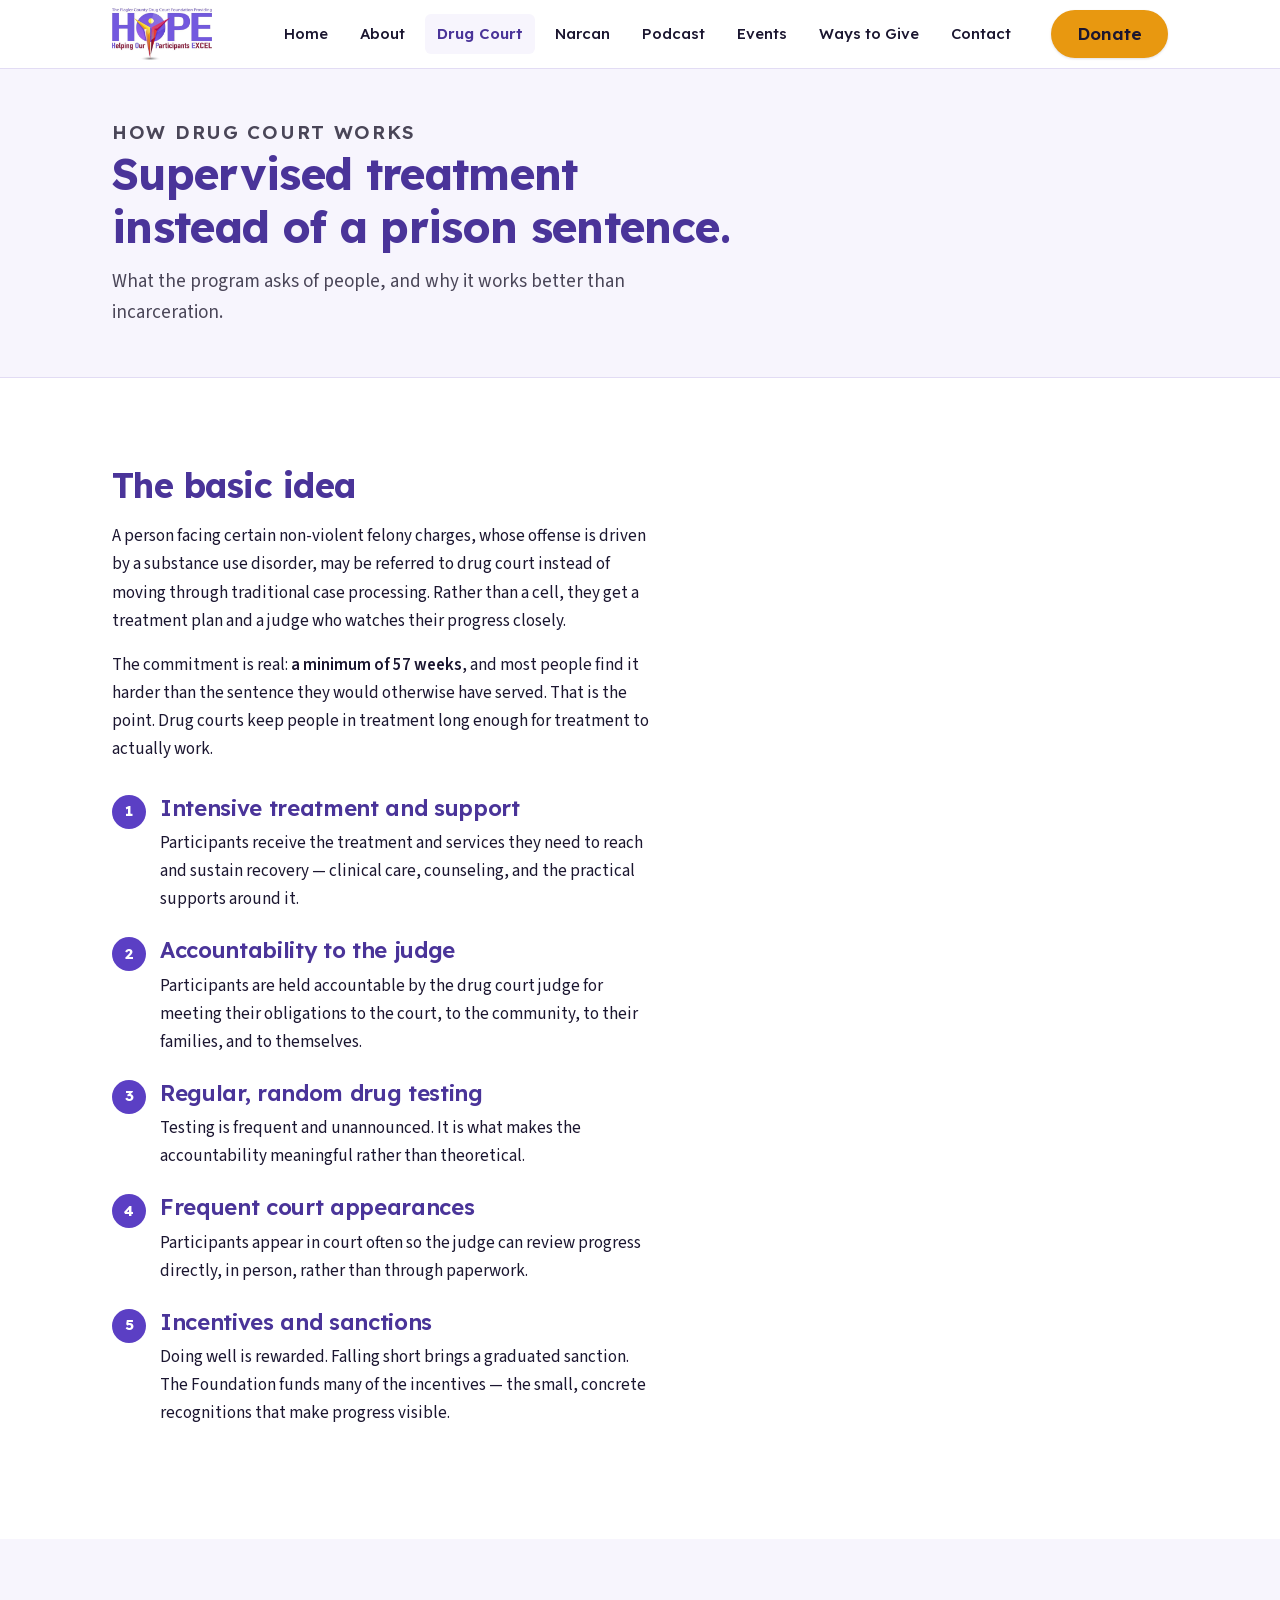
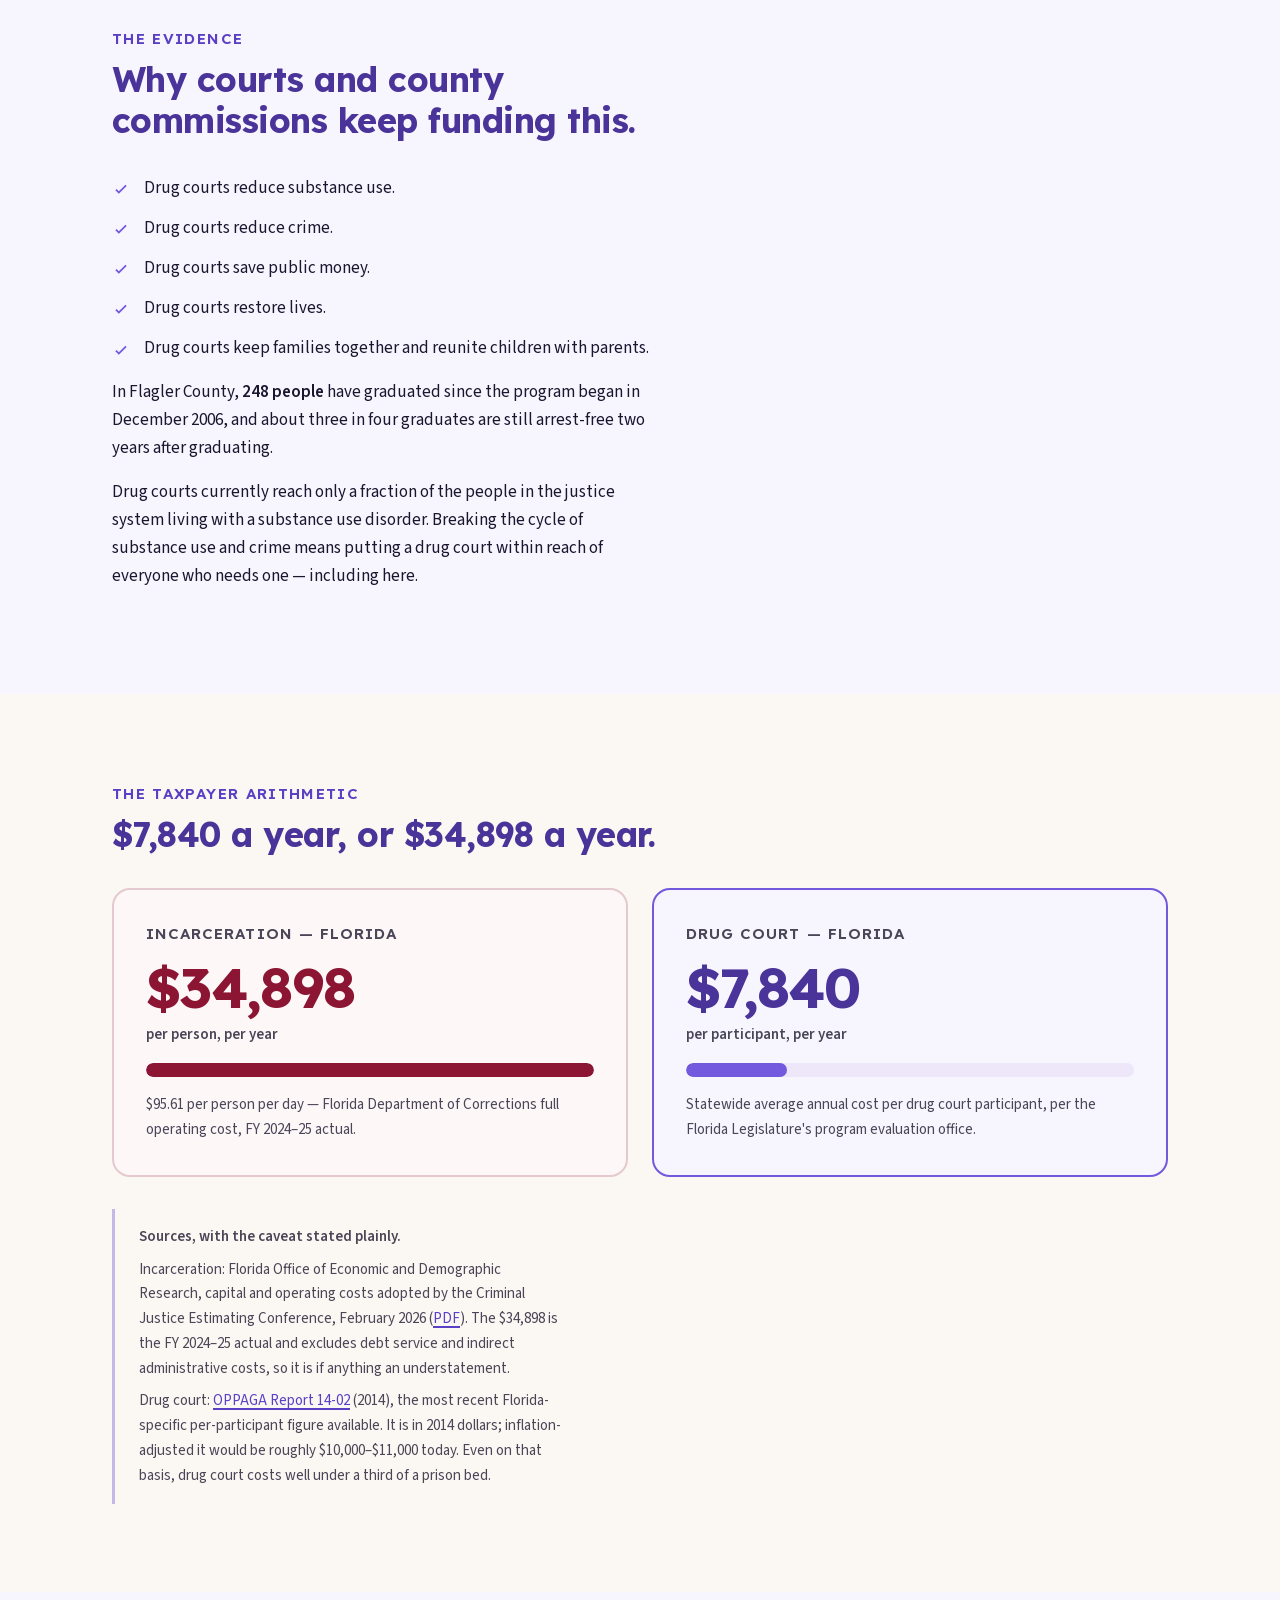
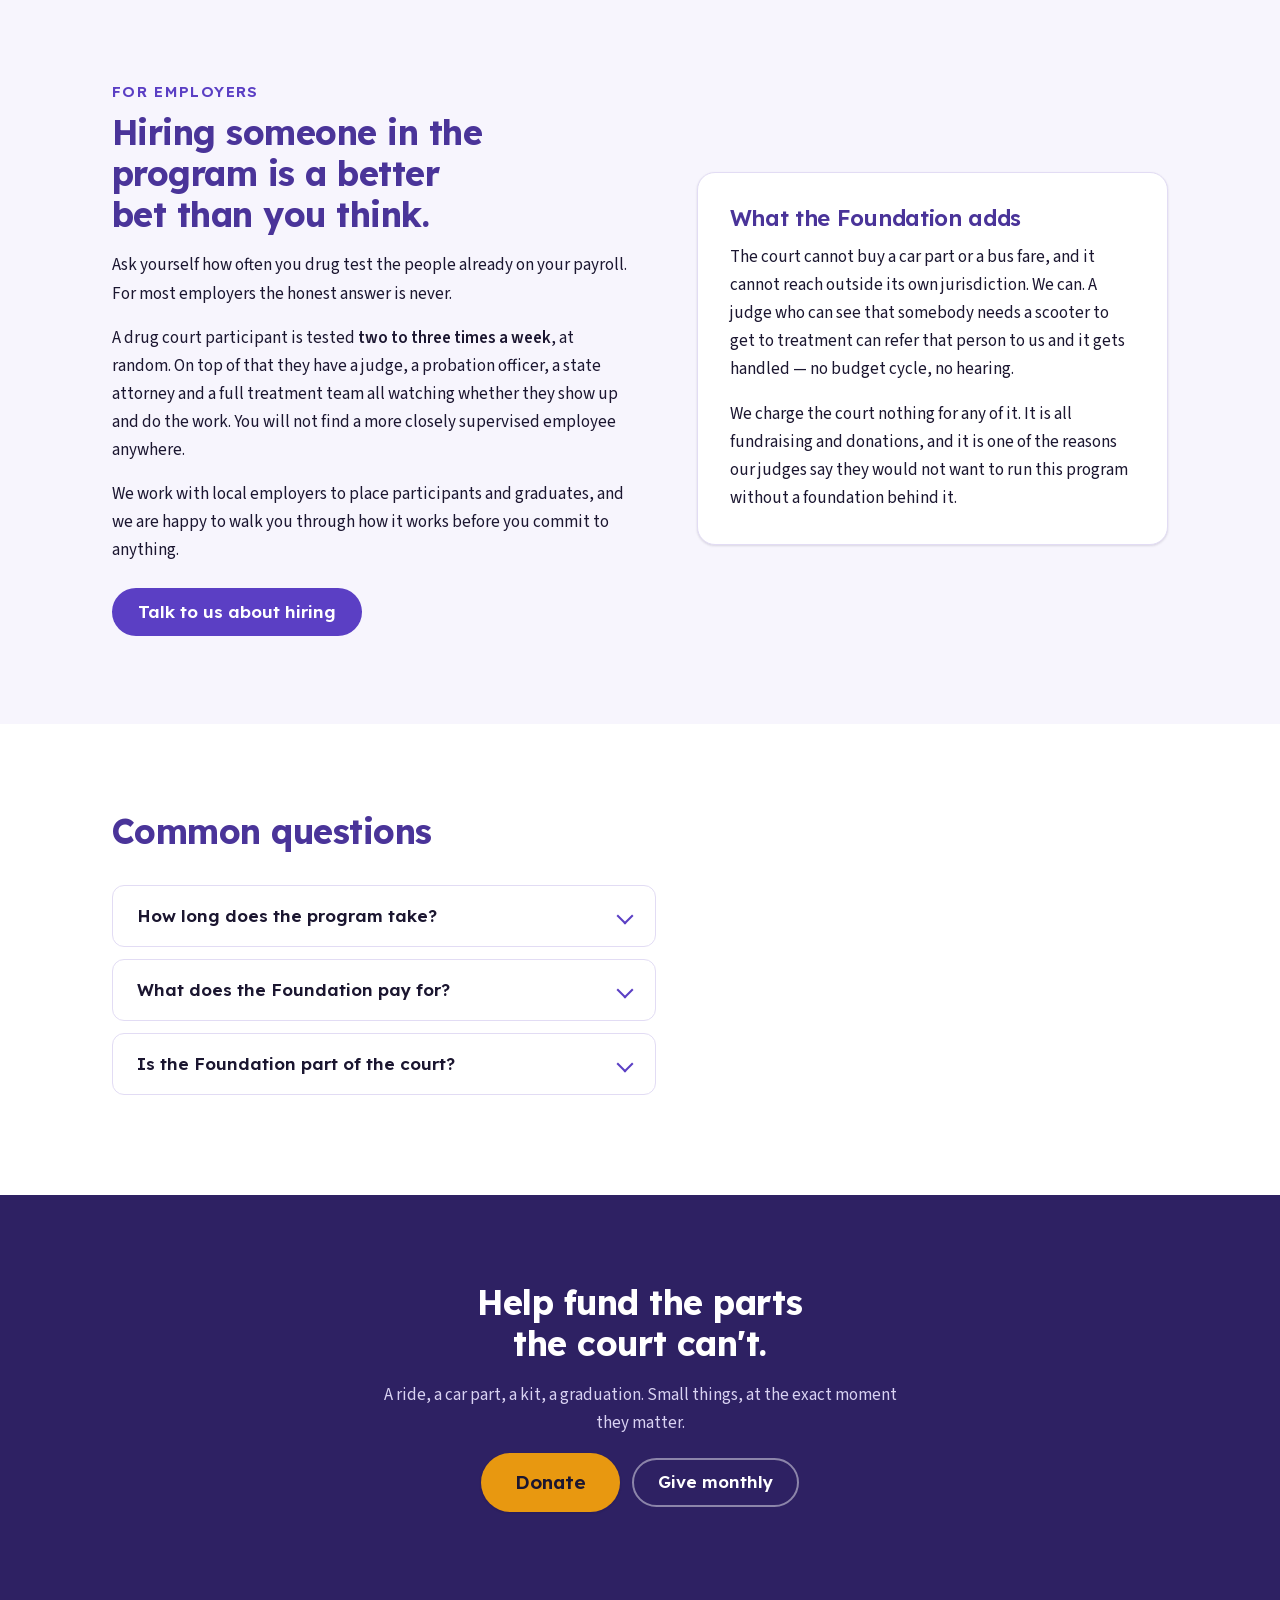
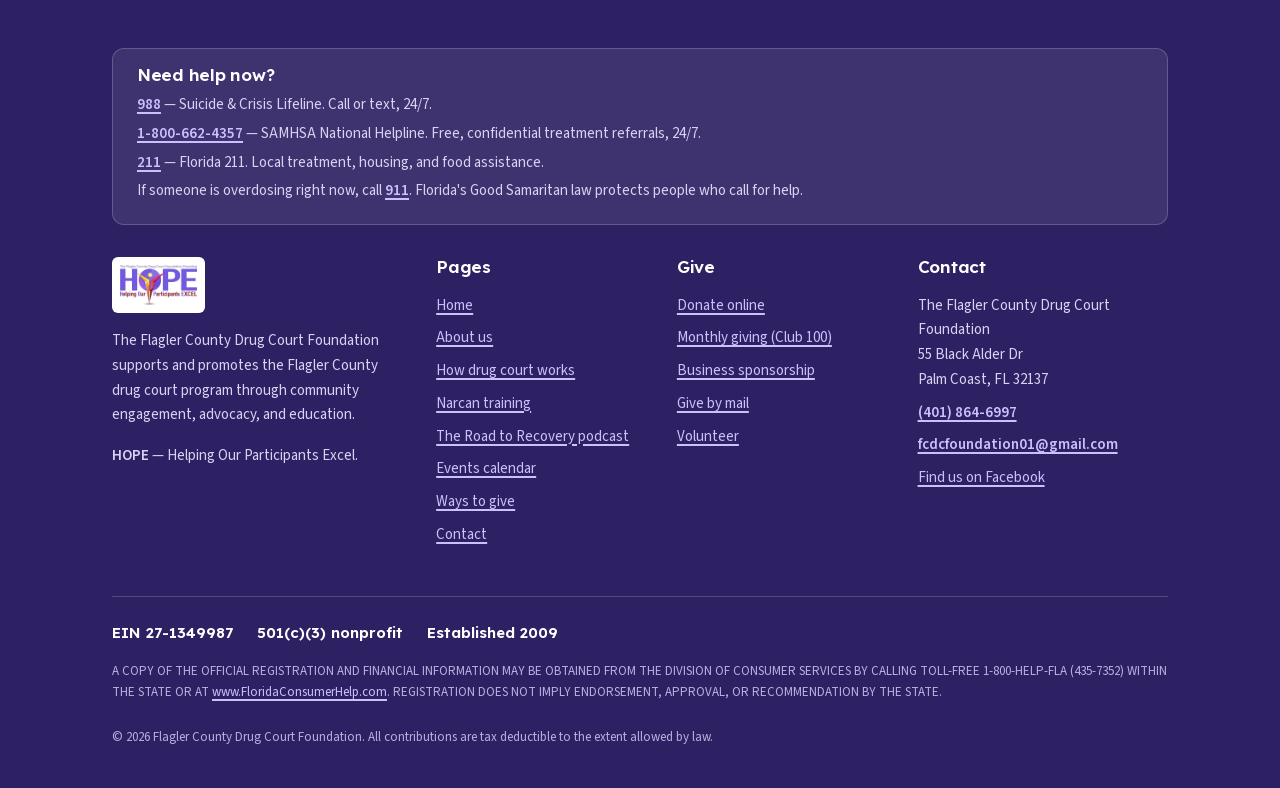
<file: drug-court.html>
<!DOCTYPE html>
<html lang="en">
<head>
<meta charset="utf-8">
<meta name="viewport" content="width=device-width, initial-scale=1">
<title>How Drug Court Works | Flagler County Drug Court Foundation</title>
<meta name="description" content="Drug court offers supervised treatment instead of incarceration for people with a substance use disorder. How the Flagler County program works, who is eligible, and what it costs taxpayers.">
<link rel="canonical" href="https://fcdcfoundation.org/drug-court.html">

<meta property="og:type" content="website">
<meta property="og:title" content="How Drug Court Works | Flagler County Drug Court Foundation">
<meta property="og:description" content="Drug court offers supervised treatment instead of incarceration for people with a substance use disorder. How the Flagler County program works, who is eligible, and what it costs taxpayers.">
<meta property="og:url" content="https://fcdcfoundation.org/drug-court.html">
<meta property="og:image" content="https://fcdcfoundation.org/assets/img/og-image.png"><meta property="og:image:width" content="1200"><meta property="og:image:height" content="630"><meta property="og:image:alt" content="Flagler County Drug Court Foundation — recovery, hope, and second chances">
<meta property="og:site_name" content="Flagler County Drug Court Foundation">
<meta name="twitter:card" content="summary_large_image">

<link rel="icon" href="assets/img/hope-logo.png">
<link rel="preload" href="assets/fonts/Lexend-var.woff2" as="font" type="font/woff2" crossorigin>
<link rel="stylesheet" href="css/style.css?v=20261123d">
<!-- seo-kit:faq -->
<script type="application/ld+json">
{"@context": "https://schema.org", "@type": "FAQPage", "mainEntity": [{"@type": "Question", "name": "How long does the program take?", "acceptedAnswer": {"@type": "Answer", "text": "A minimum of 57 weeks. The actual length depends on the person's progress through the program's phases."}}, {"@type": "Question", "name": "What does the Foundation pay for?", "acceptedAnswer": {"@type": "Answer", "text": "We fund the things the court budget does not cover: transportation to treatment and court, car repairs, driver’s license reinstatement, GEDs, housing deposits, specialized treatment, life skills programming, graduations, free Narcan, and community training. We do not pay for drug testing — that is part of the court program — and we do not pay anyone’s fines. See Ways to Give ."}}, {"@type": "Question", "name": "Is the Foundation part of the court?", "acceptedAnswer": {"@type": "Answer", "text": "No. We are an independent 501(c)(3) nonprofit (EIN 27-1349987) that supports the program. Having a nonprofit backing a public agency is unusual — it is what lets the program act quickly without waiting on a budget cycle."}}]}
</script>
<!-- /seo-kit:faq -->
</head>
<body>

<a class="skip-link" href="#main">Skip to main content</a>

<header class="site-header">
  <div class="container site-header__inner">
    <a class="brand" href="index.html">
      <img src="assets/img/hope-logo.webp" alt="Flagler County Drug Court Foundation — HOPE: Helping Our Participants Excel" width="180" height="88">
      <span class="brand__text">Flagler County Drug&nbsp;Court Foundation</span>
    </a>

    <button class="nav-toggle" type="button" aria-expanded="false" aria-controls="site-nav">
      <svg class="nav-toggle__open" viewBox="0 0 24 24" fill="none" stroke="currentColor" stroke-width="2" stroke-linecap="round" aria-hidden="true"><path d="M3 6h18M3 12h18M3 18h18"/></svg>
      <svg class="nav-toggle__close" viewBox="0 0 24 24" fill="none" stroke="currentColor" stroke-width="2" stroke-linecap="round" aria-hidden="true"><path d="M6 6l12 12M18 6L6 18"/></svg>
      <span>Menu</span>
    </button>

    <nav class="site-nav" id="site-nav" aria-label="Main">
      <ul>
        <li><a href="index.html">Home</a></li>
        <li><a href="about.html">About</a></li>
        <li><a href="drug-court.html" aria-current="page">Drug Court</a></li>
        <li><a href="narcan.html">Narcan</a></li>
        <li><a href="podcast.html">Podcast</a></li>
        <li><a href="events.html">Events</a></li>
        <li><a href="ways-to-give.html">Ways to Give</a></li>
        <li><a href="contact.html">Contact</a></li>
      </ul>
    </nav>

    <a class="btn btn--donate header-donate" href="ways-to-give.html" data-donate>Donate</a>
  </div>
</header>

<main id="main">

  <section class="page-hero">
    <div class="container">
      <p class="eyebrow">How drug court works</p>
      <h1>Supervised treatment instead of a prison sentence.</h1>
      <p>What the program asks of people, and why it works better than incarceration.</p>
    </div>
  </section>

  <section class="section">
    <div class="container">
      <div class="narrow">
        <h2>The basic idea</h2>
        <p>
          A person facing certain non-violent felony charges, whose offense is driven by a substance
          use disorder, may be referred to drug court instead of moving through traditional
          case processing. Rather than a cell, they get a treatment plan and a judge who
          watches their progress closely.
        </p>
        <p>
          The commitment is real: <strong>a minimum of 57 weeks</strong>, and most people find
          it harder than the sentence they would otherwise have served. That is the point.
          Drug courts keep people in treatment long enough for treatment to actually work.
        </p>
      </div>

      <ol class="steps mt-6">
        <li>
          <h3>Intensive treatment and support</h3>
          <p class="mb-0">Participants receive the treatment and services they need to reach and
          sustain recovery — clinical care, counseling, and the practical supports around it.</p>
        </li>
        <li>
          <h3>Accountability to the judge</h3>
          <p class="mb-0">Participants are held accountable by the drug court judge for meeting
          their obligations to the court, to the community, to their families, and to themselves.</p>
        </li>
        <li>
          <h3>Regular, random drug testing</h3>
          <p class="mb-0">Testing is frequent and unannounced. It is what makes the
          accountability meaningful rather than theoretical.</p>
        </li>
        <li>
          <h3>Frequent court appearances</h3>
          <p class="mb-0">Participants appear in court often so the judge can review progress
          directly, in person, rather than through paperwork.</p>
        </li>
        <li>
          <h3>Incentives and sanctions</h3>
          <p class="mb-0">Doing well is rewarded. Falling short brings a graduated sanction. The
          Foundation funds many of the incentives — the small, concrete recognitions that make
          progress visible.</p>
        </li>
      </ol>
    </div>
  </section>

  <section class="section section--tint">
    <div class="container">
      <div class="section__head">
        <p class="eyebrow">The evidence</p>
        <h2>Why courts and county commissions keep funding this.</h2>
      </div>
      <ul class="list-check">
        <li>Drug courts reduce substance use.</li>
        <li>Drug courts reduce crime.</li>
        <li>Drug courts save public money.</li>
        <li>Drug courts restore lives.</li>
        <li>Drug courts keep families together and reunite children with parents.</li>
      </ul>
      <p class="narrow">
        In Flagler County, <strong>248 people</strong> have graduated since the program began
        in December 2006, and about three in four graduates are still arrest-free two years
        after graduating.
      </p>
      <p class="narrow">
        Drug courts currently reach only a fraction of the people in the justice system living
        with a substance use disorder. Breaking the cycle of substance use and crime means
        putting a drug court within reach of everyone who needs one — including here.
      </p>
    </div>
  </section>

  <section class="section section--warm">
    <div class="container">
      <div class="section__head">
        <p class="eyebrow">The taxpayer arithmetic</p>
        <h2>$7,840 a year, or $34,898 a year.</h2>
      </div>

      <div class="cost-compare">
        <div class="cost-card cost-card--prison">
          <p class="cost-card__label">Incarceration — Florida</p>
          <p class="cost-card__figure">$34,898</p>
          <span class="cost-card__unit">per person, per year</span>
          <div class="cost-bar" role="img" aria-label="Relative cost bar, shown at full width for comparison.">
            <div class="cost-bar__fill" style="width:100%"></div>
          </div>
          <p class="cost-card__desc">$95.61 per person per day — Florida Department of
          Corrections full operating cost, FY 2024&ndash;25 actual.</p>
        </div>

        <div class="cost-card cost-card--court">
          <p class="cost-card__label">Drug court — Florida</p>
          <p class="cost-card__figure">$7,840</p>
          <span class="cost-card__unit">per participant, per year</span>
          <div class="cost-bar" role="img" aria-label="Relative cost bar, shown at about one fifth the width of the incarceration bar.">
            <div class="cost-bar__fill" style="width:22.5%"></div>
          </div>
          <p class="cost-card__desc">Statewide average annual cost per drug court participant,
          per the Florida Legislature's program evaluation office.</p>
        </div>
      </div>

      <div class="source-note">
        <p><strong>Sources, with the caveat stated plainly.</strong></p>
        <p>
          Incarceration: Florida Office of Economic and Demographic Research, capital and
          operating costs adopted by the Criminal Justice Estimating Conference, February 2026
          (<a href="https://edr.state.fl.us/content/conferences/criminaljusticeimpact/2026DOCPerDiemandBedCosts.pdf" rel="noopener">PDF</a>).
          The $34,898 is the FY 2024&ndash;25 actual and excludes debt service and indirect
          administrative costs, so it is if anything an understatement.
        </p>
        <p class="mb-0">
          Drug court: <a href="https://oppaga.fl.gov/Documents/Reports/14-02.pdf" rel="noopener">OPPAGA Report 14-02</a> (2014),
          the most recent Florida-specific per-participant figure available. It is in 2014
          dollars; inflation-adjusted it would be roughly $10,000&ndash;$11,000 today. Even on
          that basis, drug court costs well under a third of a prison bed.
        </p>
      </div>
    </div>
  </section>

  <section class="section section--tint">
    <div class="container">
      <div class="hero__grid">
        <div>
          <p class="eyebrow">For employers</p>
          <h2>Hiring someone in the program is a better bet than you think.</h2>
          <p>
            Ask yourself how often you drug test the people already on your payroll. For most
            employers the honest answer is never.
          </p>
          <p>
            A drug court participant is tested <strong>two to three times a week</strong>, at
            random. On top of that they have a judge, a probation officer, a state attorney and a
            full treatment team all watching whether they show up and do the work. You will not
            find a more closely supervised employee anywhere.
          </p>
          <p class="mb-0">
            We work with local employers to place participants and graduates, and we are happy to
            walk you through how it works before you commit to anything.
          </p>
          <div class="btn-row mt-5">
            <a class="btn btn--primary" href="contact.html?subject=general">Talk to us about hiring</a>
          </div>
        </div>

        <div>
          <div class="card">
            <h3>What the Foundation adds</h3>
            <p>
              The court cannot buy a car part or a bus fare, and it cannot reach outside its own
              jurisdiction. We can. A judge who can see that somebody needs a scooter to get to
              treatment can refer that person to us and it gets handled — no budget cycle, no
              hearing.
            </p>
            <p class="mb-0">
              We charge the court nothing for any of it. It is all fundraising and donations, and
              it is one of the reasons our judges say they would not want to run this program
              without a foundation behind it.
            </p>
          </div>
        </div>
      </div>
    </div>
  </section>

  <section class="section">
    <div class="container">
      <div class="section__head">
        <h2>Common questions</h2>
      </div>
      <div class="faq">
        <details>
          <summary>How long does the program take?</summary>
          <div class="faq__body">
            <p class="mb-0">A minimum of 57 weeks. The actual length depends on the person's
            progress through the program's phases.</p>
          </div>
        </details>
        <details>
          <summary>What does the Foundation pay for?</summary>
          <div class="faq__body">
            <p class="mb-0">
              We fund the things the court budget does not cover: transportation to treatment and
              court, car repairs, driver’s license reinstatement, GEDs, housing deposits,
              specialized treatment, life skills programming, graduations, free Narcan, and
              community training. We do <em>not</em> pay for drug testing — that is part of the
              court program — and we do not pay anyone’s fines. See
              <a href="ways-to-give.html">Ways to Give</a>.
            </p>
          </div>
        </details>
        <details>
          <summary>Is the Foundation part of the court?</summary>
          <div class="faq__body">
            <p class="mb-0">
              No. We are an independent 501(c)(3) nonprofit (EIN 27-1349987) that supports the
              program. Having a nonprofit backing a public agency is unusual — it is what lets
              the program act quickly without waiting on a budget cycle.
            </p>
          </div>
        </details>
      </div>
    </div>
  </section>

  <section class="section section--dark">
    <div class="container">
      <div class="narrow text-center" style="margin-inline:auto">
        <h2>Help fund the parts the court can't.</h2>
        <p>A ride, a car part, a kit, a graduation. Small things, at the exact moment they matter.</p>
        <div class="btn-row" style="justify-content:center">
          <a class="btn btn--donate btn--lg" href="ways-to-give.html" data-donate>Donate</a>
          <a class="btn btn--outline" href="ways-to-give.html#monthly">Give monthly</a>
        </div>
      </div>
    </div>
  </section>

</main>

<!-- Sticky mobile donate -->
<div class="mobile-donate">
  <a class="btn btn--donate btn--block btn--lg" href="ways-to-give.html" data-donate>Donate</a>
</div>

<footer class="site-footer">
  <div class="container">

    <div class="footer__help">
      <h3>Need help now?</h3>
      <ul>
        <li><strong><a href="tel:988">988</a></strong> — Suicide &amp; Crisis Lifeline. Call or text, 24/7.</li>
        <li><strong><a href="tel:18006624357">1-800-662-4357</a></strong> — SAMHSA National Helpline. Free, confidential treatment referrals, 24/7.</li>
        <li><strong><a href="tel:211">211</a></strong> — Florida 211. Local treatment, housing, and food assistance.</li>
        <li>If someone is overdosing right now, call <strong><a href="tel:911">911</a></strong>. Florida's Good Samaritan law protects people who call for help.</li>
      </ul>
    </div>

    <div class="footer__grid">
      <div class="footer__brand">
        <img src="assets/img/hope-logo.webp" alt="" width="180" height="88">
        <p>
          The Flagler County Drug Court Foundation supports and promotes the Flagler County
          drug court program through community engagement, advocacy, and education.
        </p>
        <p><strong>HOPE</strong> — Helping Our Participants Excel.</p>
      </div>

      <div>
        <h3>Pages</h3>
        <ul>
          <li><a href="index.html">Home</a></li>
          <li><a href="about.html">About us</a></li>
          <li><a href="drug-court.html">How drug court works</a></li>
          <li><a href="narcan.html">Narcan training</a></li>
          <li><a href="podcast.html">The Road to Recovery podcast</a></li>
          <li><a href="events.html">Events calendar</a></li>
          <li><a href="ways-to-give.html">Ways to give</a></li>
          <li><a href="contact.html">Contact</a></li>
        </ul>
      </div>

      <div>
        <h3>Give</h3>
        <ul>
          <li><a href="ways-to-give.html" data-donate>Donate online</a></li>
          <li><a href="ways-to-give.html#monthly">Monthly giving (Club 100)</a></li>
          <li><a href="ways-to-give.html#business">Business sponsorship</a></li>
          <li><a href="ways-to-give.html#mail">Give by mail</a></li>
          <li><a href="contact.html">Volunteer</a></li>
        </ul>
      </div>

      <div>
        <h3>Contact</h3>
        <ul>
          <li>The Flagler County Drug Court Foundation<br>55 Black Alder Dr<br>Palm Coast, FL 32137</li>
          <li><strong><a href="tel:+14018646997">(401) 864-6997</a></strong></li>
          <li><strong><a href="mailto:fcdcfoundation01@gmail.com">fcdcfoundation01@gmail.com</a></strong></li>
          <li><a href="https://www.facebook.com/fcdcfinc/" rel="noopener">Find us on Facebook</a></li>
        </ul>
      </div>
    </div>

    <div class="footer__legal">
      <div class="footer__meta">
        <span>EIN 27-1349987</span>
        <span>501(c)(3) nonprofit</span>
        <span>Established 2009</span>
      </div>

      <p class="footer__disclosure">
        A COPY OF THE OFFICIAL REGISTRATION AND FINANCIAL INFORMATION MAY BE OBTAINED FROM THE
        DIVISION OF CONSUMER SERVICES BY CALLING TOLL-FREE 1-800-HELP-FLA (435-7352) WITHIN THE
        STATE OR AT <a href="https://www.FloridaConsumerHelp.com" rel="noopener">www.FloridaConsumerHelp.com</a>.
        REGISTRATION DOES NOT IMPLY ENDORSEMENT, APPROVAL, OR RECOMMENDATION BY THE STATE.
      </p>

      <p class="footer__disclosure mt-5">
        &copy; <span data-year>2026</span> Flagler County Drug Court Foundation. All contributions
        are tax deductible to the extent allowed by law.
      </p>
    </div>
  </div>
</footer>

<script src="js/donate-config.js"></script>
<script src="js/main.js?v=20261123d" defer></script>
</body>
</html>
</file>
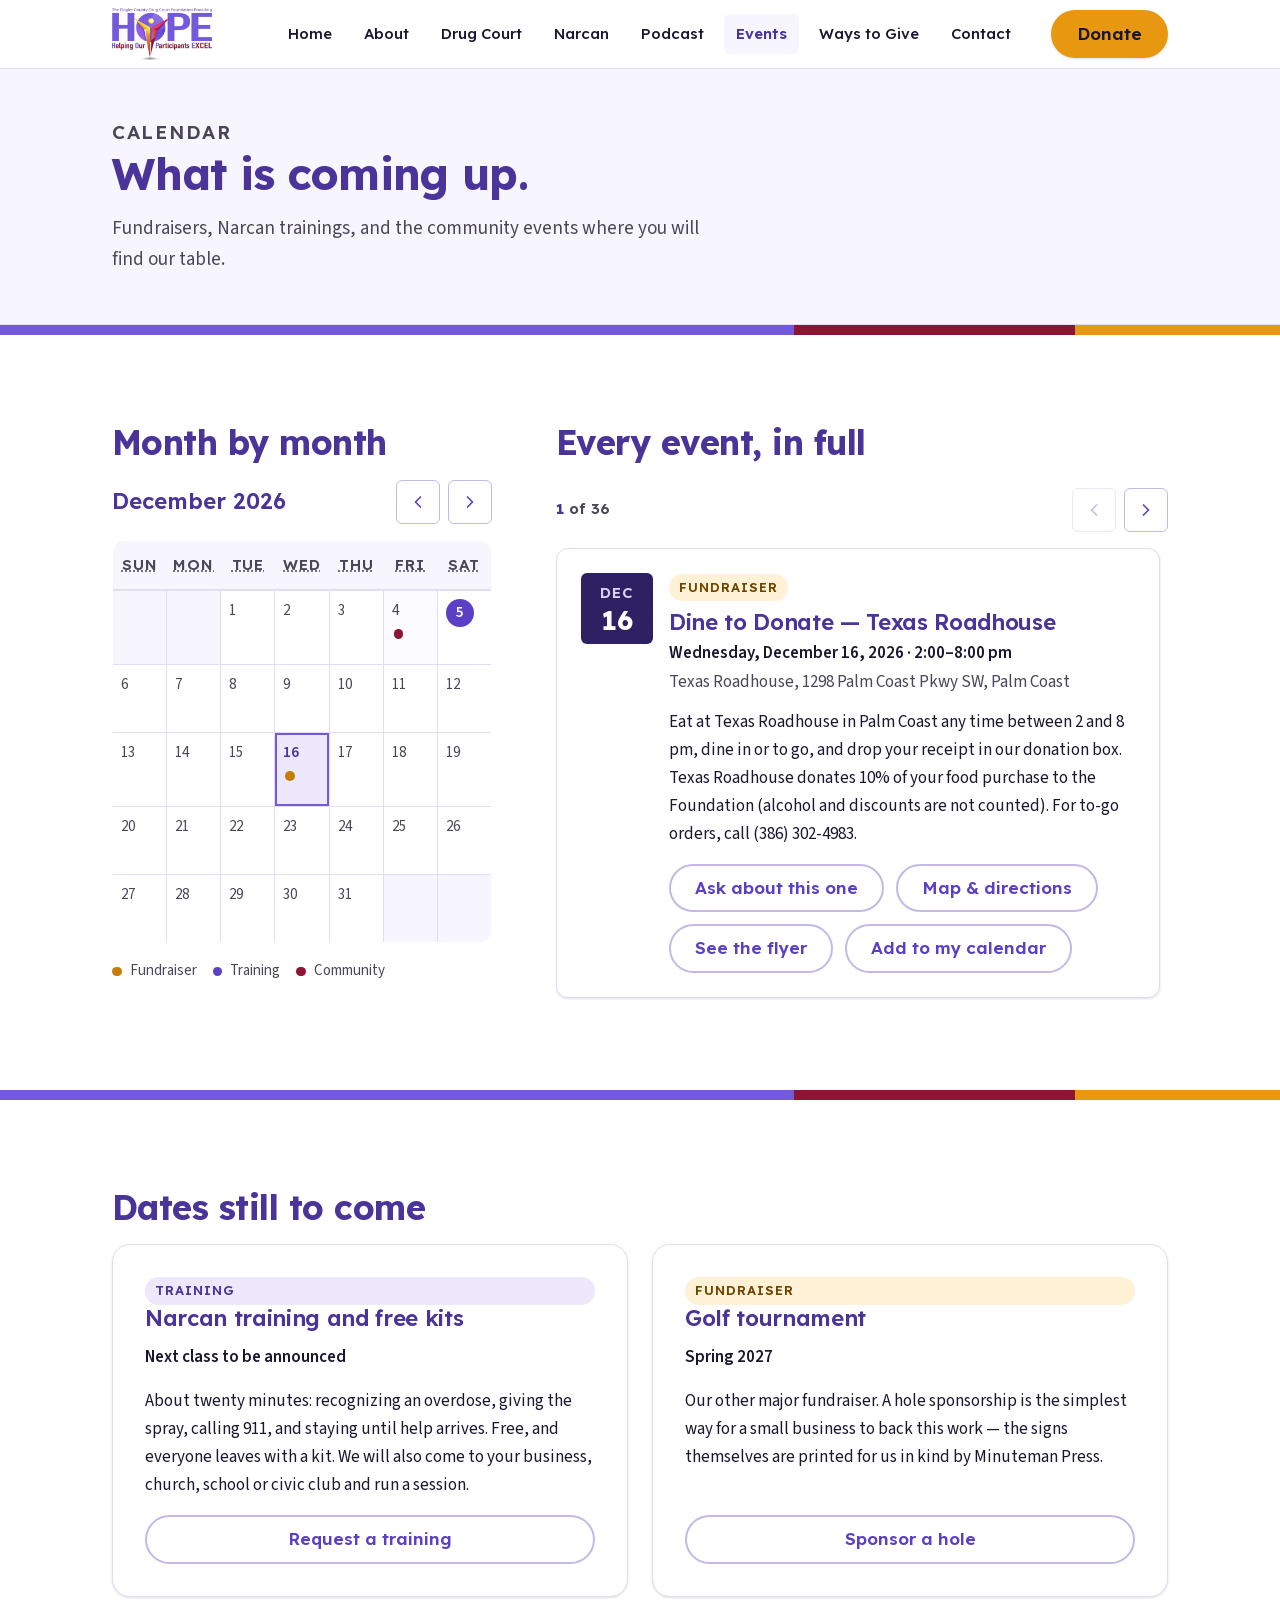
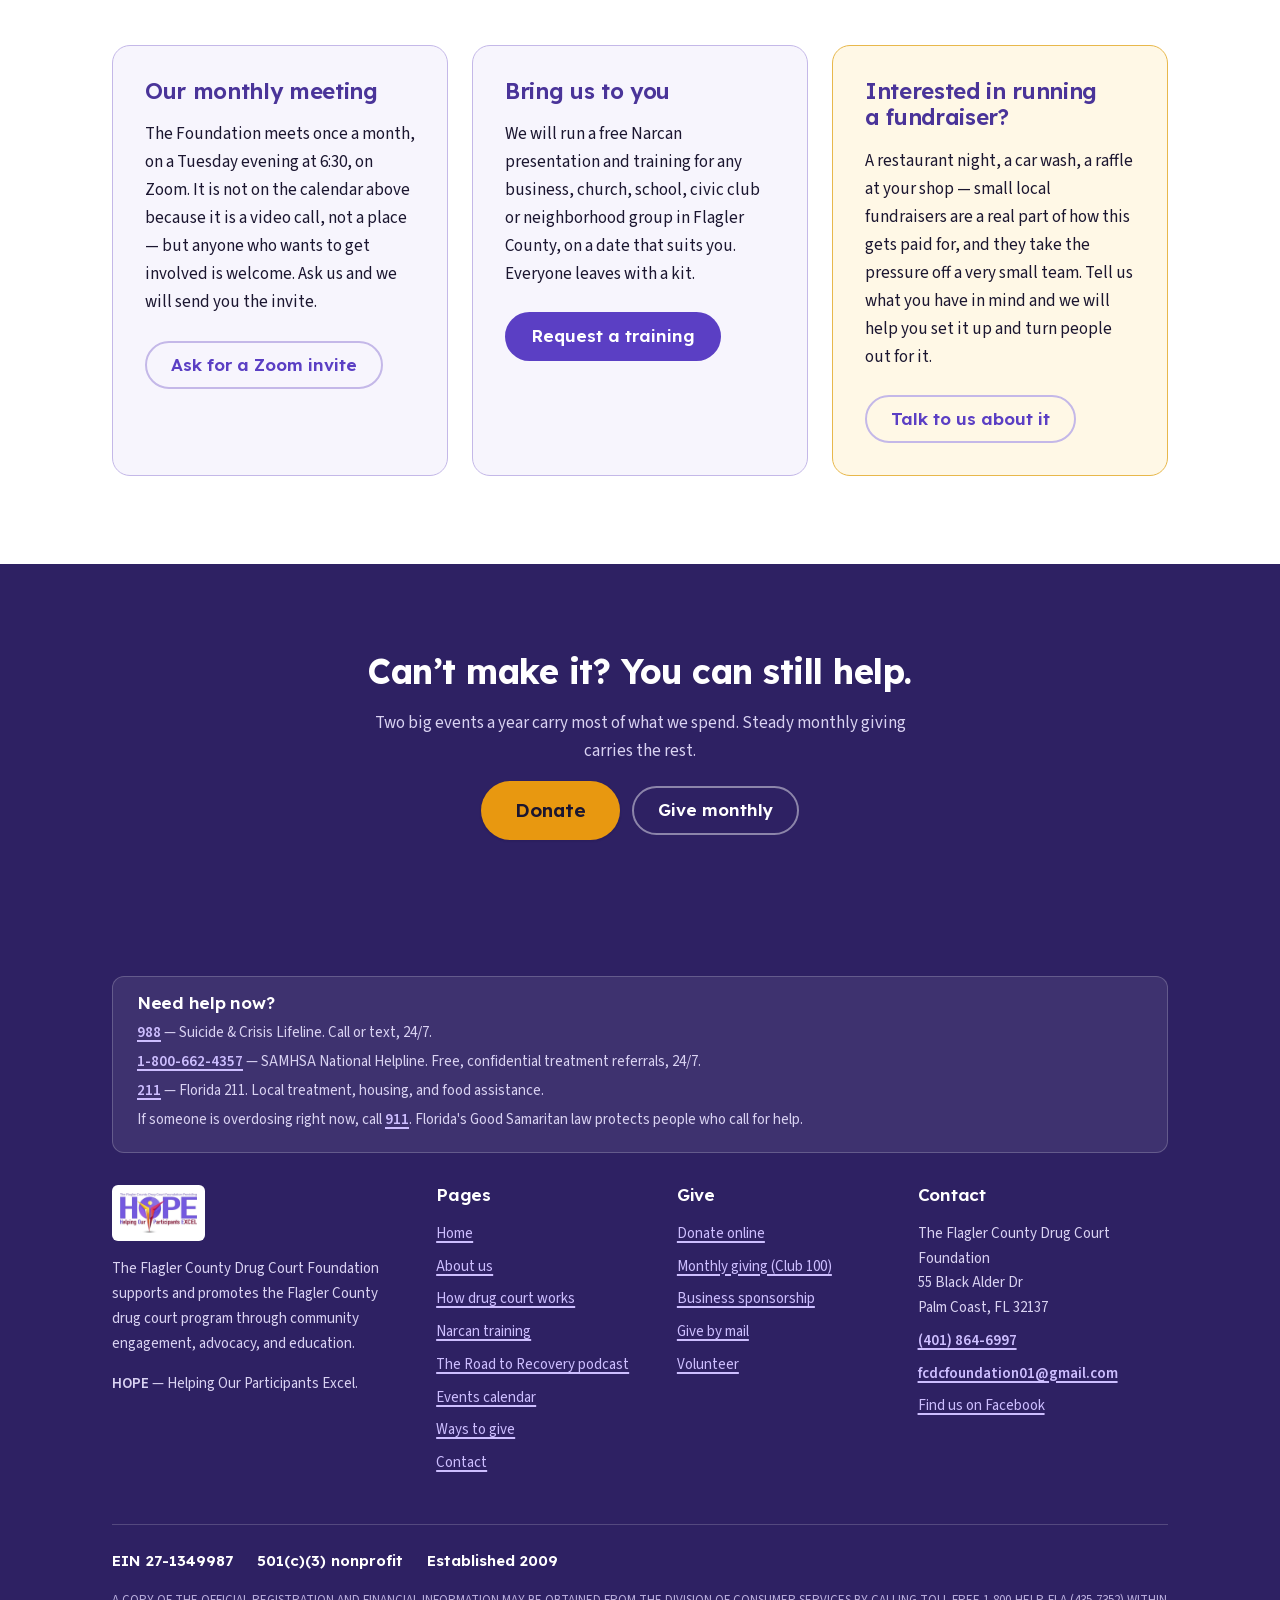
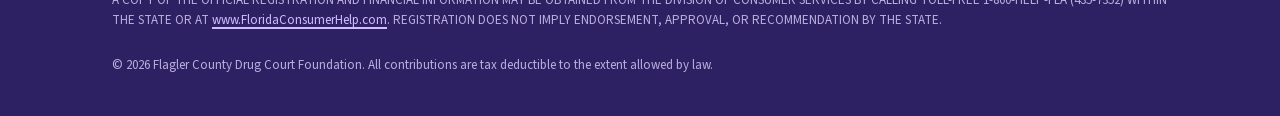
<file: events.html>
<!DOCTYPE html>
<html lang="en">
<head>
<meta charset="utf-8">
<meta name="viewport" content="width=device-width, initial-scale=1">
<title>Events Calendar | Flagler County Drug Court Foundation</title>
<meta name="description" content="Upcoming Flagler County Drug Court Foundation events — the Ride for Recovery, the spring golf tournament, Dine to Donate nights, and free Narcan training classes.">
<link rel="canonical" href="https://fcdcfoundation.org/events.html">

<meta property="og:type" content="website">
<meta property="og:title" content="Events Calendar | Flagler County Drug Court Foundation">
<meta property="og:description" content="Ride for Recovery, the spring golf tournament, restaurant fundraiser nights, and free Narcan training. Come out with us in Flagler County.">
<meta property="og:url" content="https://fcdcfoundation.org/events.html">
<meta property="og:image" content="https://fcdcfoundation.org/assets/img/og-image.png"><meta property="og:image:width" content="1200"><meta property="og:image:height" content="630"><meta property="og:image:alt" content="Flagler County Drug Court Foundation — recovery, hope, and second chances">
<meta property="og:site_name" content="Flagler County Drug Court Foundation">
<meta name="twitter:card" content="summary_large_image">

<link rel="icon" href="assets/img/hope-logo.png">
<link rel="preload" href="assets/fonts/Lexend-var.woff2" as="font" type="font/woff2" crossorigin>
<link rel="stylesheet" href="css/style.css?v=20261123d">
</head>
<body>

<a class="skip-link" href="#main">Skip to main content</a>

<header class="site-header">
  <div class="container site-header__inner">
    <a class="brand" href="index.html">
      <img src="assets/img/hope-logo.webp" alt="Flagler County Drug Court Foundation — HOPE: Helping Our Participants Excel" width="180" height="88">
      <span class="brand__text">Flagler County Drug&nbsp;Court Foundation</span>
    </a>

    <button class="nav-toggle" type="button" aria-expanded="false" aria-controls="site-nav">
      <svg class="nav-toggle__open" viewBox="0 0 24 24" fill="none" stroke="currentColor" stroke-width="2" stroke-linecap="round" aria-hidden="true"><path d="M3 6h18M3 12h18M3 18h18"/></svg>
      <svg class="nav-toggle__close" viewBox="0 0 24 24" fill="none" stroke="currentColor" stroke-width="2" stroke-linecap="round" aria-hidden="true"><path d="M6 6l12 12M18 6L6 18"/></svg>
      <span>Menu</span>
    </button>

    <nav class="site-nav" id="site-nav" aria-label="Main">
      <ul>
        <li><a href="index.html">Home</a></li>
        <li><a href="about.html">About</a></li>
        <li><a href="drug-court.html">Drug Court</a></li>
        <li><a href="narcan.html">Narcan</a></li>
        <li><a href="podcast.html">Podcast</a></li>
        <li><a href="events.html" aria-current="page">Events</a></li>
        <li><a href="ways-to-give.html">Ways to Give</a></li>
        <li><a href="contact.html">Contact</a></li>
      </ul>
    </nav>

    <a class="btn btn--donate header-donate" href="ways-to-give.html" data-donate>Donate</a>
  </div>
</header>

<main id="main">

  <section class="page-hero">
    <div class="container">
      <p class="eyebrow">Calendar</p>
      <h1>What is coming up.</h1>
      <p>Fundraisers, Narcan trainings, and the community events where you will find our table.</p>
    </div>
  </section>

  <div class="spacer-bar" aria-hidden="true"></div>

  <section class="section" aria-labelledby="cal-heading">
    <div class="container">
      <div class="cal-layout">

        <div class="cal-wrap">
          <h2 id="cal-heading">Month by month</h2>
          <div id="calendar" class="cal" data-calendar aria-labelledby="cal-heading">
            <noscript>
              <p class="field__help mb-0">The month grid needs JavaScript. Every event is
              listed in full alongside it — nothing is hidden from you.</p>
            </noscript>
          </div>

          <ul class="cal-legend">
            <li><span class="cal__evt--fundraiser"></span> Fundraiser</li>
            <li><span class="cal__evt--training"></span> Training</li>
            <li><span class="cal__evt--community"></span> Community</li>
          </ul>
        </div>

        <div>
          <h2 id="whats-on">Every event, in full</h2>
      <div class="evt-slider" data-evt-slider>
      <ul class="evt-list" id="event-list" aria-label="Upcoming events">
        <li class="evt" id="event-fall-outreach-with-the-city-of-palm-coast" data-start="2026-10-23" data-end="2026-10-23" hidden>
          <div class="evt__date" aria-hidden="true">
            <span class="evt__mon">Oct</span>
            <span class="evt__day">23</span>
          </div>
          <div class="evt__body">
            <span class="evt-kind evt-kind--community">Community</span>
            <h3>Fall Outreach with the City of Palm Coast</h3>
            <p class="evt__when">Friday, October 23, 2026 &middot; Noon–3:00 pm</p>
            <p class="evt__where">Palm Coast</p>
            <p>We will be out with the City of Palm Coast for its Fall Outreach. Stop by our table, say hello, and find out what the Foundation does and how you can help.</p>
            <p class="evt__actions">
              <a class="btn btn--outline" href="contact.html?subject=general">Ask about this one</a>
              <button class="btn btn--outline" type="button" data-ics="event-fall-outreach-with-the-city-of-palm-coast">Add to my calendar</button>
            </p>
          </div>
        </li>
        <li class="evt" id="event-ride-for-recovery" data-start="2026-10-24" data-end="2026-10-24" hidden>
          <div class="evt__date" aria-hidden="true">
            <span class="evt__mon">Oct</span>
            <span class="evt__day">24</span>
          </div>
          <div class="evt__body">
            <span class="evt-kind evt-kind--fundraiser">Fundraiser</span>
            <h3>Ride for Recovery</h3>
            <p class="evt__when">Saturday, October 24, 2026 &middot; Time to be confirmed</p>
            <p class="evt__where">Flagler County</p>
            <p class="evt-confirm">This ride only happens if enough people step up to help run it. If you can organize, sponsor, or work the day, tell us now — if we are to continue, we need your help.</p>
            <p>Our biggest day of the year — a ride open to all vehicles, with a pig roast, raffle, auction and vendor fair. Riders, vendors and sponsors all welcome, and this is where our sponsors get thanked in front of everybody.</p>
            <p class="evt__actions">
              <a class="btn btn--outline" href="contact.html?subject=ride">Ride, vend, sponsor, or help run it</a>
              <button class="btn btn--outline" type="button" data-ics="event-ride-for-recovery">Add to my calendar</button>
            </p>
          </div>
        </li>
        <li class="evt" id="event-first-friday-in-flagler-beach-2026-12-04" data-start="2026-12-04" data-end="2026-12-04">
          <div class="evt__date" aria-hidden="true">
            <span class="evt__mon">Dec</span>
            <span class="evt__day">4</span>
          </div>
          <div class="evt__body">
            <span class="evt-kind evt-kind--community">Community</span>
            <h3>First Friday in Flagler Beach</h3>
            <p class="evt__when">Friday, December 4, 2026</p>
            <p class="evt__where">Veterans Park, Flagler Beach</p>
            <p>We have a table at First Friday in Flagler Beach every month. Stop by, say hello, and find out what the Foundation does and how you can help. It is an outdoor event, so bad weather can cancel it.</p>
            <p class="evt__actions">
              <a class="btn btn--outline" href="contact.html?subject=general">Ask about this one</a>
              <a class="btn btn--outline" href="https://www.google.com/maps/search/?api=1&amp;query=Veterans+Park+Flagler+Beach+FL" target="_blank" rel="noopener">Map &amp; directions</a>
              <button class="btn btn--outline" type="button" data-ics="event-first-friday-in-flagler-beach-2026-12-04">Add to my calendar</button>
            </p>
          </div>
        </li>
        <li class="evt" id="event-dine-to-donate-texas-roadhouse" data-start="2026-12-16" data-end="2026-12-16">
          <div class="evt__date" aria-hidden="true">
            <span class="evt__mon">Dec</span>
            <span class="evt__day">16</span>
          </div>
          <div class="evt__body">
            <span class="evt-kind evt-kind--fundraiser">Fundraiser</span>
            <h3>Dine to Donate — Texas Roadhouse</h3>
            <p class="evt__when">Wednesday, December 16, 2026 &middot; 2:00–8:00 pm</p>
            <p class="evt__where">Texas Roadhouse, 1298 Palm Coast Pkwy SW, Palm Coast</p>
            <p>Eat at Texas Roadhouse in Palm Coast any time between 2 and 8 pm, dine in or to go, and drop your receipt in our donation box. Texas Roadhouse donates 10% of your food purchase to the Foundation (alcohol and discounts are not counted). For to-go orders, call (386) 302-4983.</p>
            <p class="evt__actions">
              <a class="btn btn--outline" href="contact.html?subject=general">Ask about this one</a>
              <a class="btn btn--outline" href="https://www.google.com/maps/search/?api=1&amp;query=Texas+Roadhouse+1298+Palm+Coast+Pkwy+SW+Palm+Coast+FL" target="_blank" rel="noopener">Map &amp; directions</a>
              <a class="btn btn--outline" href="assets/img/flyer-texas-roadhouse-2026-12-16-1120.webp" target="_blank" rel="noopener">See the flyer</a>
              <button class="btn btn--outline" type="button" data-ics="event-dine-to-donate-texas-roadhouse">Add to my calendar</button>
            </p>
          </div>
        </li>
        <li class="evt" id="event-first-friday-in-flagler-beach-2027-01-01" data-start="2027-01-01" data-end="2027-01-01">
          <div class="evt__date" aria-hidden="true">
            <span class="evt__mon">Jan</span>
            <span class="evt__day">1</span>
          </div>
          <div class="evt__body">
            <span class="evt-kind evt-kind--community">Community</span>
            <h3>First Friday in Flagler Beach</h3>
            <p class="evt__when">Friday, January 1, 2027</p>
            <p class="evt__where">Veterans Park, Flagler Beach</p>
            <p>We have a table at First Friday in Flagler Beach every month. Stop by, say hello, and find out what the Foundation does and how you can help. It is an outdoor event, so bad weather can cancel it.</p>
            <p class="evt__actions">
              <a class="btn btn--outline" href="contact.html?subject=general">Ask about this one</a>
              <a class="btn btn--outline" href="https://www.google.com/maps/search/?api=1&amp;query=Veterans+Park+Flagler+Beach+FL" target="_blank" rel="noopener">Map &amp; directions</a>
              <button class="btn btn--outline" type="button" data-ics="event-first-friday-in-flagler-beach-2027-01-01">Add to my calendar</button>
            </p>
          </div>
        </li>
        <li class="evt" id="event-first-friday-in-flagler-beach-2027-02-05" data-start="2027-02-05" data-end="2027-02-05">
          <div class="evt__date" aria-hidden="true">
            <span class="evt__mon">Feb</span>
            <span class="evt__day">5</span>
          </div>
          <div class="evt__body">
            <span class="evt-kind evt-kind--community">Community</span>
            <h3>First Friday in Flagler Beach</h3>
            <p class="evt__when">Friday, February 5, 2027</p>
            <p class="evt__where">Veterans Park, Flagler Beach</p>
            <p>We have a table at First Friday in Flagler Beach every month. Stop by, say hello, and find out what the Foundation does and how you can help. It is an outdoor event, so bad weather can cancel it.</p>
            <p class="evt__actions">
              <a class="btn btn--outline" href="contact.html?subject=general">Ask about this one</a>
              <a class="btn btn--outline" href="https://www.google.com/maps/search/?api=1&amp;query=Veterans+Park+Flagler+Beach+FL" target="_blank" rel="noopener">Map &amp; directions</a>
              <button class="btn btn--outline" type="button" data-ics="event-first-friday-in-flagler-beach-2027-02-05">Add to my calendar</button>
            </p>
          </div>
        </li>
        <li class="evt" id="event-first-friday-in-flagler-beach-2027-03-05" data-start="2027-03-05" data-end="2027-03-05">
          <div class="evt__date" aria-hidden="true">
            <span class="evt__mon">Mar</span>
            <span class="evt__day">5</span>
          </div>
          <div class="evt__body">
            <span class="evt-kind evt-kind--community">Community</span>
            <h3>First Friday in Flagler Beach</h3>
            <p class="evt__when">Friday, March 5, 2027</p>
            <p class="evt__where">Veterans Park, Flagler Beach</p>
            <p>We have a table at First Friday in Flagler Beach every month. Stop by, say hello, and find out what the Foundation does and how you can help. It is an outdoor event, so bad weather can cancel it.</p>
            <p class="evt__actions">
              <a class="btn btn--outline" href="contact.html?subject=general">Ask about this one</a>
              <a class="btn btn--outline" href="https://www.google.com/maps/search/?api=1&amp;query=Veterans+Park+Flagler+Beach+FL" target="_blank" rel="noopener">Map &amp; directions</a>
              <button class="btn btn--outline" type="button" data-ics="event-first-friday-in-flagler-beach-2027-03-05">Add to my calendar</button>
            </p>
          </div>
        </li>
        <li class="evt" id="event-first-friday-in-flagler-beach-2027-04-02" data-start="2027-04-02" data-end="2027-04-02">
          <div class="evt__date" aria-hidden="true">
            <span class="evt__mon">Apr</span>
            <span class="evt__day">2</span>
          </div>
          <div class="evt__body">
            <span class="evt-kind evt-kind--community">Community</span>
            <h3>First Friday in Flagler Beach</h3>
            <p class="evt__when">Friday, April 2, 2027</p>
            <p class="evt__where">Veterans Park, Flagler Beach</p>
            <p>We have a table at First Friday in Flagler Beach every month. Stop by, say hello, and find out what the Foundation does and how you can help. It is an outdoor event, so bad weather can cancel it.</p>
            <p class="evt__actions">
              <a class="btn btn--outline" href="contact.html?subject=general">Ask about this one</a>
              <a class="btn btn--outline" href="https://www.google.com/maps/search/?api=1&amp;query=Veterans+Park+Flagler+Beach+FL" target="_blank" rel="noopener">Map &amp; directions</a>
              <button class="btn btn--outline" type="button" data-ics="event-first-friday-in-flagler-beach-2027-04-02">Add to my calendar</button>
            </p>
          </div>
        </li>
        <li class="evt" id="event-first-friday-in-flagler-beach-2027-05-07" data-start="2027-05-07" data-end="2027-05-07">
          <div class="evt__date" aria-hidden="true">
            <span class="evt__mon">May</span>
            <span class="evt__day">7</span>
          </div>
          <div class="evt__body">
            <span class="evt-kind evt-kind--community">Community</span>
            <h3>First Friday in Flagler Beach</h3>
            <p class="evt__when">Friday, May 7, 2027</p>
            <p class="evt__where">Veterans Park, Flagler Beach</p>
            <p>We have a table at First Friday in Flagler Beach every month. Stop by, say hello, and find out what the Foundation does and how you can help. It is an outdoor event, so bad weather can cancel it.</p>
            <p class="evt__actions">
              <a class="btn btn--outline" href="contact.html?subject=general">Ask about this one</a>
              <a class="btn btn--outline" href="https://www.google.com/maps/search/?api=1&amp;query=Veterans+Park+Flagler+Beach+FL" target="_blank" rel="noopener">Map &amp; directions</a>
              <button class="btn btn--outline" type="button" data-ics="event-first-friday-in-flagler-beach-2027-05-07">Add to my calendar</button>
            </p>
          </div>
        </li>
        <li class="evt" id="event-first-friday-in-flagler-beach-2027-06-04" data-start="2027-06-04" data-end="2027-06-04">
          <div class="evt__date" aria-hidden="true">
            <span class="evt__mon">Jun</span>
            <span class="evt__day">4</span>
          </div>
          <div class="evt__body">
            <span class="evt-kind evt-kind--community">Community</span>
            <h3>First Friday in Flagler Beach</h3>
            <p class="evt__when">Friday, June 4, 2027</p>
            <p class="evt__where">Veterans Park, Flagler Beach</p>
            <p>We have a table at First Friday in Flagler Beach every month. Stop by, say hello, and find out what the Foundation does and how you can help. It is an outdoor event, so bad weather can cancel it.</p>
            <p class="evt__actions">
              <a class="btn btn--outline" href="contact.html?subject=general">Ask about this one</a>
              <a class="btn btn--outline" href="https://www.google.com/maps/search/?api=1&amp;query=Veterans+Park+Flagler+Beach+FL" target="_blank" rel="noopener">Map &amp; directions</a>
              <button class="btn btn--outline" type="button" data-ics="event-first-friday-in-flagler-beach-2027-06-04">Add to my calendar</button>
            </p>
          </div>
        </li>
        <li class="evt" id="event-first-friday-in-flagler-beach-2027-07-02" data-start="2027-07-02" data-end="2027-07-02">
          <div class="evt__date" aria-hidden="true">
            <span class="evt__mon">Jul</span>
            <span class="evt__day">2</span>
          </div>
          <div class="evt__body">
            <span class="evt-kind evt-kind--community">Community</span>
            <h3>First Friday in Flagler Beach</h3>
            <p class="evt__when">Friday, July 2, 2027</p>
            <p class="evt__where">Veterans Park, Flagler Beach</p>
            <p>We have a table at First Friday in Flagler Beach every month. Stop by, say hello, and find out what the Foundation does and how you can help. It is an outdoor event, so bad weather can cancel it.</p>
            <p class="evt__actions">
              <a class="btn btn--outline" href="contact.html?subject=general">Ask about this one</a>
              <a class="btn btn--outline" href="https://www.google.com/maps/search/?api=1&amp;query=Veterans+Park+Flagler+Beach+FL" target="_blank" rel="noopener">Map &amp; directions</a>
              <button class="btn btn--outline" type="button" data-ics="event-first-friday-in-flagler-beach-2027-07-02">Add to my calendar</button>
            </p>
          </div>
        </li>
        <li class="evt" id="event-first-friday-in-flagler-beach-2027-08-06" data-start="2027-08-06" data-end="2027-08-06">
          <div class="evt__date" aria-hidden="true">
            <span class="evt__mon">Aug</span>
            <span class="evt__day">6</span>
          </div>
          <div class="evt__body">
            <span class="evt-kind evt-kind--community">Community</span>
            <h3>First Friday in Flagler Beach</h3>
            <p class="evt__when">Friday, August 6, 2027</p>
            <p class="evt__where">Veterans Park, Flagler Beach</p>
            <p>We have a table at First Friday in Flagler Beach every month. Stop by, say hello, and find out what the Foundation does and how you can help. It is an outdoor event, so bad weather can cancel it.</p>
            <p class="evt__actions">
              <a class="btn btn--outline" href="contact.html?subject=general">Ask about this one</a>
              <a class="btn btn--outline" href="https://www.google.com/maps/search/?api=1&amp;query=Veterans+Park+Flagler+Beach+FL" target="_blank" rel="noopener">Map &amp; directions</a>
              <button class="btn btn--outline" type="button" data-ics="event-first-friday-in-flagler-beach-2027-08-06">Add to my calendar</button>
            </p>
          </div>
        </li>
        <li class="evt" id="event-first-friday-in-flagler-beach-2027-09-03" data-start="2027-09-03" data-end="2027-09-03">
          <div class="evt__date" aria-hidden="true">
            <span class="evt__mon">Sep</span>
            <span class="evt__day">3</span>
          </div>
          <div class="evt__body">
            <span class="evt-kind evt-kind--community">Community</span>
            <h3>First Friday in Flagler Beach</h3>
            <p class="evt__when">Friday, September 3, 2027</p>
            <p class="evt__where">Veterans Park, Flagler Beach</p>
            <p>We have a table at First Friday in Flagler Beach every month. Stop by, say hello, and find out what the Foundation does and how you can help. It is an outdoor event, so bad weather can cancel it.</p>
            <p class="evt__actions">
              <a class="btn btn--outline" href="contact.html?subject=general">Ask about this one</a>
              <a class="btn btn--outline" href="https://www.google.com/maps/search/?api=1&amp;query=Veterans+Park+Flagler+Beach+FL" target="_blank" rel="noopener">Map &amp; directions</a>
              <button class="btn btn--outline" type="button" data-ics="event-first-friday-in-flagler-beach-2027-09-03">Add to my calendar</button>
            </p>
          </div>
        </li>
        <li class="evt" id="event-first-friday-in-flagler-beach-2027-10-01" data-start="2027-10-01" data-end="2027-10-01">
          <div class="evt__date" aria-hidden="true">
            <span class="evt__mon">Oct</span>
            <span class="evt__day">1</span>
          </div>
          <div class="evt__body">
            <span class="evt-kind evt-kind--community">Community</span>
            <h3>First Friday in Flagler Beach</h3>
            <p class="evt__when">Friday, October 1, 2027</p>
            <p class="evt__where">Veterans Park, Flagler Beach</p>
            <p>We have a table at First Friday in Flagler Beach every month. Stop by, say hello, and find out what the Foundation does and how you can help. It is an outdoor event, so bad weather can cancel it.</p>
            <p class="evt__actions">
              <a class="btn btn--outline" href="contact.html?subject=general">Ask about this one</a>
              <a class="btn btn--outline" href="https://www.google.com/maps/search/?api=1&amp;query=Veterans+Park+Flagler+Beach+FL" target="_blank" rel="noopener">Map &amp; directions</a>
              <button class="btn btn--outline" type="button" data-ics="event-first-friday-in-flagler-beach-2027-10-01">Add to my calendar</button>
            </p>
          </div>
        </li>
        <li class="evt" id="event-first-friday-in-flagler-beach-2027-11-05" data-start="2027-11-05" data-end="2027-11-05">
          <div class="evt__date" aria-hidden="true">
            <span class="evt__mon">Nov</span>
            <span class="evt__day">5</span>
          </div>
          <div class="evt__body">
            <span class="evt-kind evt-kind--community">Community</span>
            <h3>First Friday in Flagler Beach</h3>
            <p class="evt__when">Friday, November 5, 2027</p>
            <p class="evt__where">Veterans Park, Flagler Beach</p>
            <p>We have a table at First Friday in Flagler Beach every month. Stop by, say hello, and find out what the Foundation does and how you can help. It is an outdoor event, so bad weather can cancel it.</p>
            <p class="evt__actions">
              <a class="btn btn--outline" href="contact.html?subject=general">Ask about this one</a>
              <a class="btn btn--outline" href="https://www.google.com/maps/search/?api=1&amp;query=Veterans+Park+Flagler+Beach+FL" target="_blank" rel="noopener">Map &amp; directions</a>
              <button class="btn btn--outline" type="button" data-ics="event-first-friday-in-flagler-beach-2027-11-05">Add to my calendar</button>
            </p>
          </div>
        </li>
        <li class="evt" id="event-first-friday-in-flagler-beach-2027-12-03" data-start="2027-12-03" data-end="2027-12-03">
          <div class="evt__date" aria-hidden="true">
            <span class="evt__mon">Dec</span>
            <span class="evt__day">3</span>
          </div>
          <div class="evt__body">
            <span class="evt-kind evt-kind--community">Community</span>
            <h3>First Friday in Flagler Beach</h3>
            <p class="evt__when">Friday, December 3, 2027</p>
            <p class="evt__where">Veterans Park, Flagler Beach</p>
            <p>We have a table at First Friday in Flagler Beach every month. Stop by, say hello, and find out what the Foundation does and how you can help. It is an outdoor event, so bad weather can cancel it.</p>
            <p class="evt__actions">
              <a class="btn btn--outline" href="contact.html?subject=general">Ask about this one</a>
              <a class="btn btn--outline" href="https://www.google.com/maps/search/?api=1&amp;query=Veterans+Park+Flagler+Beach+FL" target="_blank" rel="noopener">Map &amp; directions</a>
              <button class="btn btn--outline" type="button" data-ics="event-first-friday-in-flagler-beach-2027-12-03">Add to my calendar</button>
            </p>
          </div>
        </li>
        <li class="evt" id="event-first-friday-in-flagler-beach-2028-01-07" data-start="2028-01-07" data-end="2028-01-07">
          <div class="evt__date" aria-hidden="true">
            <span class="evt__mon">Jan</span>
            <span class="evt__day">7</span>
          </div>
          <div class="evt__body">
            <span class="evt-kind evt-kind--community">Community</span>
            <h3>First Friday in Flagler Beach</h3>
            <p class="evt__when">Friday, January 7, 2028</p>
            <p class="evt__where">Veterans Park, Flagler Beach</p>
            <p>We have a table at First Friday in Flagler Beach every month. Stop by, say hello, and find out what the Foundation does and how you can help. It is an outdoor event, so bad weather can cancel it.</p>
            <p class="evt__actions">
              <a class="btn btn--outline" href="contact.html?subject=general">Ask about this one</a>
              <a class="btn btn--outline" href="https://www.google.com/maps/search/?api=1&amp;query=Veterans+Park+Flagler+Beach+FL" target="_blank" rel="noopener">Map &amp; directions</a>
              <button class="btn btn--outline" type="button" data-ics="event-first-friday-in-flagler-beach-2028-01-07">Add to my calendar</button>
            </p>
          </div>
        </li>
        <li class="evt" id="event-first-friday-in-flagler-beach-2028-02-04" data-start="2028-02-04" data-end="2028-02-04">
          <div class="evt__date" aria-hidden="true">
            <span class="evt__mon">Feb</span>
            <span class="evt__day">4</span>
          </div>
          <div class="evt__body">
            <span class="evt-kind evt-kind--community">Community</span>
            <h3>First Friday in Flagler Beach</h3>
            <p class="evt__when">Friday, February 4, 2028</p>
            <p class="evt__where">Veterans Park, Flagler Beach</p>
            <p>We have a table at First Friday in Flagler Beach every month. Stop by, say hello, and find out what the Foundation does and how you can help. It is an outdoor event, so bad weather can cancel it.</p>
            <p class="evt__actions">
              <a class="btn btn--outline" href="contact.html?subject=general">Ask about this one</a>
              <a class="btn btn--outline" href="https://www.google.com/maps/search/?api=1&amp;query=Veterans+Park+Flagler+Beach+FL" target="_blank" rel="noopener">Map &amp; directions</a>
              <button class="btn btn--outline" type="button" data-ics="event-first-friday-in-flagler-beach-2028-02-04">Add to my calendar</button>
            </p>
          </div>
        </li>
        <li class="evt" id="event-first-friday-in-flagler-beach-2028-03-03" data-start="2028-03-03" data-end="2028-03-03">
          <div class="evt__date" aria-hidden="true">
            <span class="evt__mon">Mar</span>
            <span class="evt__day">3</span>
          </div>
          <div class="evt__body">
            <span class="evt-kind evt-kind--community">Community</span>
            <h3>First Friday in Flagler Beach</h3>
            <p class="evt__when">Friday, March 3, 2028</p>
            <p class="evt__where">Veterans Park, Flagler Beach</p>
            <p>We have a table at First Friday in Flagler Beach every month. Stop by, say hello, and find out what the Foundation does and how you can help. It is an outdoor event, so bad weather can cancel it.</p>
            <p class="evt__actions">
              <a class="btn btn--outline" href="contact.html?subject=general">Ask about this one</a>
              <a class="btn btn--outline" href="https://www.google.com/maps/search/?api=1&amp;query=Veterans+Park+Flagler+Beach+FL" target="_blank" rel="noopener">Map &amp; directions</a>
              <button class="btn btn--outline" type="button" data-ics="event-first-friday-in-flagler-beach-2028-03-03">Add to my calendar</button>
            </p>
          </div>
        </li>
        <li class="evt" id="event-first-friday-in-flagler-beach-2028-04-07" data-start="2028-04-07" data-end="2028-04-07">
          <div class="evt__date" aria-hidden="true">
            <span class="evt__mon">Apr</span>
            <span class="evt__day">7</span>
          </div>
          <div class="evt__body">
            <span class="evt-kind evt-kind--community">Community</span>
            <h3>First Friday in Flagler Beach</h3>
            <p class="evt__when">Friday, April 7, 2028</p>
            <p class="evt__where">Veterans Park, Flagler Beach</p>
            <p>We have a table at First Friday in Flagler Beach every month. Stop by, say hello, and find out what the Foundation does and how you can help. It is an outdoor event, so bad weather can cancel it.</p>
            <p class="evt__actions">
              <a class="btn btn--outline" href="contact.html?subject=general">Ask about this one</a>
              <a class="btn btn--outline" href="https://www.google.com/maps/search/?api=1&amp;query=Veterans+Park+Flagler+Beach+FL" target="_blank" rel="noopener">Map &amp; directions</a>
              <button class="btn btn--outline" type="button" data-ics="event-first-friday-in-flagler-beach-2028-04-07">Add to my calendar</button>
            </p>
          </div>
        </li>
        <li class="evt" id="event-first-friday-in-flagler-beach-2028-05-05" data-start="2028-05-05" data-end="2028-05-05">
          <div class="evt__date" aria-hidden="true">
            <span class="evt__mon">May</span>
            <span class="evt__day">5</span>
          </div>
          <div class="evt__body">
            <span class="evt-kind evt-kind--community">Community</span>
            <h3>First Friday in Flagler Beach</h3>
            <p class="evt__when">Friday, May 5, 2028</p>
            <p class="evt__where">Veterans Park, Flagler Beach</p>
            <p>We have a table at First Friday in Flagler Beach every month. Stop by, say hello, and find out what the Foundation does and how you can help. It is an outdoor event, so bad weather can cancel it.</p>
            <p class="evt__actions">
              <a class="btn btn--outline" href="contact.html?subject=general">Ask about this one</a>
              <a class="btn btn--outline" href="https://www.google.com/maps/search/?api=1&amp;query=Veterans+Park+Flagler+Beach+FL" target="_blank" rel="noopener">Map &amp; directions</a>
              <button class="btn btn--outline" type="button" data-ics="event-first-friday-in-flagler-beach-2028-05-05">Add to my calendar</button>
            </p>
          </div>
        </li>
        <li class="evt" id="event-first-friday-in-flagler-beach-2028-06-02" data-start="2028-06-02" data-end="2028-06-02">
          <div class="evt__date" aria-hidden="true">
            <span class="evt__mon">Jun</span>
            <span class="evt__day">2</span>
          </div>
          <div class="evt__body">
            <span class="evt-kind evt-kind--community">Community</span>
            <h3>First Friday in Flagler Beach</h3>
            <p class="evt__when">Friday, June 2, 2028</p>
            <p class="evt__where">Veterans Park, Flagler Beach</p>
            <p>We have a table at First Friday in Flagler Beach every month. Stop by, say hello, and find out what the Foundation does and how you can help. It is an outdoor event, so bad weather can cancel it.</p>
            <p class="evt__actions">
              <a class="btn btn--outline" href="contact.html?subject=general">Ask about this one</a>
              <a class="btn btn--outline" href="https://www.google.com/maps/search/?api=1&amp;query=Veterans+Park+Flagler+Beach+FL" target="_blank" rel="noopener">Map &amp; directions</a>
              <button class="btn btn--outline" type="button" data-ics="event-first-friday-in-flagler-beach-2028-06-02">Add to my calendar</button>
            </p>
          </div>
        </li>
        <li class="evt" id="event-first-friday-in-flagler-beach-2028-07-07" data-start="2028-07-07" data-end="2028-07-07">
          <div class="evt__date" aria-hidden="true">
            <span class="evt__mon">Jul</span>
            <span class="evt__day">7</span>
          </div>
          <div class="evt__body">
            <span class="evt-kind evt-kind--community">Community</span>
            <h3>First Friday in Flagler Beach</h3>
            <p class="evt__when">Friday, July 7, 2028</p>
            <p class="evt__where">Veterans Park, Flagler Beach</p>
            <p>We have a table at First Friday in Flagler Beach every month. Stop by, say hello, and find out what the Foundation does and how you can help. It is an outdoor event, so bad weather can cancel it.</p>
            <p class="evt__actions">
              <a class="btn btn--outline" href="contact.html?subject=general">Ask about this one</a>
              <a class="btn btn--outline" href="https://www.google.com/maps/search/?api=1&amp;query=Veterans+Park+Flagler+Beach+FL" target="_blank" rel="noopener">Map &amp; directions</a>
              <button class="btn btn--outline" type="button" data-ics="event-first-friday-in-flagler-beach-2028-07-07">Add to my calendar</button>
            </p>
          </div>
        </li>
        <li class="evt" id="event-first-friday-in-flagler-beach-2028-08-04" data-start="2028-08-04" data-end="2028-08-04">
          <div class="evt__date" aria-hidden="true">
            <span class="evt__mon">Aug</span>
            <span class="evt__day">4</span>
          </div>
          <div class="evt__body">
            <span class="evt-kind evt-kind--community">Community</span>
            <h3>First Friday in Flagler Beach</h3>
            <p class="evt__when">Friday, August 4, 2028</p>
            <p class="evt__where">Veterans Park, Flagler Beach</p>
            <p>We have a table at First Friday in Flagler Beach every month. Stop by, say hello, and find out what the Foundation does and how you can help. It is an outdoor event, so bad weather can cancel it.</p>
            <p class="evt__actions">
              <a class="btn btn--outline" href="contact.html?subject=general">Ask about this one</a>
              <a class="btn btn--outline" href="https://www.google.com/maps/search/?api=1&amp;query=Veterans+Park+Flagler+Beach+FL" target="_blank" rel="noopener">Map &amp; directions</a>
              <button class="btn btn--outline" type="button" data-ics="event-first-friday-in-flagler-beach-2028-08-04">Add to my calendar</button>
            </p>
          </div>
        </li>
        <li class="evt" id="event-first-friday-in-flagler-beach-2028-09-01" data-start="2028-09-01" data-end="2028-09-01">
          <div class="evt__date" aria-hidden="true">
            <span class="evt__mon">Sep</span>
            <span class="evt__day">1</span>
          </div>
          <div class="evt__body">
            <span class="evt-kind evt-kind--community">Community</span>
            <h3>First Friday in Flagler Beach</h3>
            <p class="evt__when">Friday, September 1, 2028</p>
            <p class="evt__where">Veterans Park, Flagler Beach</p>
            <p>We have a table at First Friday in Flagler Beach every month. Stop by, say hello, and find out what the Foundation does and how you can help. It is an outdoor event, so bad weather can cancel it.</p>
            <p class="evt__actions">
              <a class="btn btn--outline" href="contact.html?subject=general">Ask about this one</a>
              <a class="btn btn--outline" href="https://www.google.com/maps/search/?api=1&amp;query=Veterans+Park+Flagler+Beach+FL" target="_blank" rel="noopener">Map &amp; directions</a>
              <button class="btn btn--outline" type="button" data-ics="event-first-friday-in-flagler-beach-2028-09-01">Add to my calendar</button>
            </p>
          </div>
        </li>
        <li class="evt" id="event-first-friday-in-flagler-beach-2028-10-06" data-start="2028-10-06" data-end="2028-10-06">
          <div class="evt__date" aria-hidden="true">
            <span class="evt__mon">Oct</span>
            <span class="evt__day">6</span>
          </div>
          <div class="evt__body">
            <span class="evt-kind evt-kind--community">Community</span>
            <h3>First Friday in Flagler Beach</h3>
            <p class="evt__when">Friday, October 6, 2028</p>
            <p class="evt__where">Veterans Park, Flagler Beach</p>
            <p>We have a table at First Friday in Flagler Beach every month. Stop by, say hello, and find out what the Foundation does and how you can help. It is an outdoor event, so bad weather can cancel it.</p>
            <p class="evt__actions">
              <a class="btn btn--outline" href="contact.html?subject=general">Ask about this one</a>
              <a class="btn btn--outline" href="https://www.google.com/maps/search/?api=1&amp;query=Veterans+Park+Flagler+Beach+FL" target="_blank" rel="noopener">Map &amp; directions</a>
              <button class="btn btn--outline" type="button" data-ics="event-first-friday-in-flagler-beach-2028-10-06">Add to my calendar</button>
            </p>
          </div>
        </li>
        <li class="evt" id="event-first-friday-in-flagler-beach-2028-11-03" data-start="2028-11-03" data-end="2028-11-03">
          <div class="evt__date" aria-hidden="true">
            <span class="evt__mon">Nov</span>
            <span class="evt__day">3</span>
          </div>
          <div class="evt__body">
            <span class="evt-kind evt-kind--community">Community</span>
            <h3>First Friday in Flagler Beach</h3>
            <p class="evt__when">Friday, November 3, 2028</p>
            <p class="evt__where">Veterans Park, Flagler Beach</p>
            <p>We have a table at First Friday in Flagler Beach every month. Stop by, say hello, and find out what the Foundation does and how you can help. It is an outdoor event, so bad weather can cancel it.</p>
            <p class="evt__actions">
              <a class="btn btn--outline" href="contact.html?subject=general">Ask about this one</a>
              <a class="btn btn--outline" href="https://www.google.com/maps/search/?api=1&amp;query=Veterans+Park+Flagler+Beach+FL" target="_blank" rel="noopener">Map &amp; directions</a>
              <button class="btn btn--outline" type="button" data-ics="event-first-friday-in-flagler-beach-2028-11-03">Add to my calendar</button>
            </p>
          </div>
        </li>
        <li class="evt" id="event-first-friday-in-flagler-beach-2028-12-01" data-start="2028-12-01" data-end="2028-12-01">
          <div class="evt__date" aria-hidden="true">
            <span class="evt__mon">Dec</span>
            <span class="evt__day">1</span>
          </div>
          <div class="evt__body">
            <span class="evt-kind evt-kind--community">Community</span>
            <h3>First Friday in Flagler Beach</h3>
            <p class="evt__when">Friday, December 1, 2028</p>
            <p class="evt__where">Veterans Park, Flagler Beach</p>
            <p>We have a table at First Friday in Flagler Beach every month. Stop by, say hello, and find out what the Foundation does and how you can help. It is an outdoor event, so bad weather can cancel it.</p>
            <p class="evt__actions">
              <a class="btn btn--outline" href="contact.html?subject=general">Ask about this one</a>
              <a class="btn btn--outline" href="https://www.google.com/maps/search/?api=1&amp;query=Veterans+Park+Flagler+Beach+FL" target="_blank" rel="noopener">Map &amp; directions</a>
              <button class="btn btn--outline" type="button" data-ics="event-first-friday-in-flagler-beach-2028-12-01">Add to my calendar</button>
            </p>
          </div>
        </li>
        <li class="evt" id="event-first-friday-in-flagler-beach-2029-01-05" data-start="2029-01-05" data-end="2029-01-05">
          <div class="evt__date" aria-hidden="true">
            <span class="evt__mon">Jan</span>
            <span class="evt__day">5</span>
          </div>
          <div class="evt__body">
            <span class="evt-kind evt-kind--community">Community</span>
            <h3>First Friday in Flagler Beach</h3>
            <p class="evt__when">Friday, January 5, 2029</p>
            <p class="evt__where">Veterans Park, Flagler Beach</p>
            <p>We have a table at First Friday in Flagler Beach every month. Stop by, say hello, and find out what the Foundation does and how you can help. It is an outdoor event, so bad weather can cancel it.</p>
            <p class="evt__actions">
              <a class="btn btn--outline" href="contact.html?subject=general">Ask about this one</a>
              <a class="btn btn--outline" href="https://www.google.com/maps/search/?api=1&amp;query=Veterans+Park+Flagler+Beach+FL" target="_blank" rel="noopener">Map &amp; directions</a>
              <button class="btn btn--outline" type="button" data-ics="event-first-friday-in-flagler-beach-2029-01-05">Add to my calendar</button>
            </p>
          </div>
        </li>
        <li class="evt" id="event-first-friday-in-flagler-beach-2029-02-02" data-start="2029-02-02" data-end="2029-02-02">
          <div class="evt__date" aria-hidden="true">
            <span class="evt__mon">Feb</span>
            <span class="evt__day">2</span>
          </div>
          <div class="evt__body">
            <span class="evt-kind evt-kind--community">Community</span>
            <h3>First Friday in Flagler Beach</h3>
            <p class="evt__when">Friday, February 2, 2029</p>
            <p class="evt__where">Veterans Park, Flagler Beach</p>
            <p>We have a table at First Friday in Flagler Beach every month. Stop by, say hello, and find out what the Foundation does and how you can help. It is an outdoor event, so bad weather can cancel it.</p>
            <p class="evt__actions">
              <a class="btn btn--outline" href="contact.html?subject=general">Ask about this one</a>
              <a class="btn btn--outline" href="https://www.google.com/maps/search/?api=1&amp;query=Veterans+Park+Flagler+Beach+FL" target="_blank" rel="noopener">Map &amp; directions</a>
              <button class="btn btn--outline" type="button" data-ics="event-first-friday-in-flagler-beach-2029-02-02">Add to my calendar</button>
            </p>
          </div>
        </li>
        <li class="evt" id="event-first-friday-in-flagler-beach-2029-03-02" data-start="2029-03-02" data-end="2029-03-02">
          <div class="evt__date" aria-hidden="true">
            <span class="evt__mon">Mar</span>
            <span class="evt__day">2</span>
          </div>
          <div class="evt__body">
            <span class="evt-kind evt-kind--community">Community</span>
            <h3>First Friday in Flagler Beach</h3>
            <p class="evt__when">Friday, March 2, 2029</p>
            <p class="evt__where">Veterans Park, Flagler Beach</p>
            <p>We have a table at First Friday in Flagler Beach every month. Stop by, say hello, and find out what the Foundation does and how you can help. It is an outdoor event, so bad weather can cancel it.</p>
            <p class="evt__actions">
              <a class="btn btn--outline" href="contact.html?subject=general">Ask about this one</a>
              <a class="btn btn--outline" href="https://www.google.com/maps/search/?api=1&amp;query=Veterans+Park+Flagler+Beach+FL" target="_blank" rel="noopener">Map &amp; directions</a>
              <button class="btn btn--outline" type="button" data-ics="event-first-friday-in-flagler-beach-2029-03-02">Add to my calendar</button>
            </p>
          </div>
        </li>
        <li class="evt" id="event-first-friday-in-flagler-beach-2029-04-06" data-start="2029-04-06" data-end="2029-04-06">
          <div class="evt__date" aria-hidden="true">
            <span class="evt__mon">Apr</span>
            <span class="evt__day">6</span>
          </div>
          <div class="evt__body">
            <span class="evt-kind evt-kind--community">Community</span>
            <h3>First Friday in Flagler Beach</h3>
            <p class="evt__when">Friday, April 6, 2029</p>
            <p class="evt__where">Veterans Park, Flagler Beach</p>
            <p>We have a table at First Friday in Flagler Beach every month. Stop by, say hello, and find out what the Foundation does and how you can help. It is an outdoor event, so bad weather can cancel it.</p>
            <p class="evt__actions">
              <a class="btn btn--outline" href="contact.html?subject=general">Ask about this one</a>
              <a class="btn btn--outline" href="https://www.google.com/maps/search/?api=1&amp;query=Veterans+Park+Flagler+Beach+FL" target="_blank" rel="noopener">Map &amp; directions</a>
              <button class="btn btn--outline" type="button" data-ics="event-first-friday-in-flagler-beach-2029-04-06">Add to my calendar</button>
            </p>
          </div>
        </li>
        <li class="evt" id="event-first-friday-in-flagler-beach-2029-05-04" data-start="2029-05-04" data-end="2029-05-04">
          <div class="evt__date" aria-hidden="true">
            <span class="evt__mon">May</span>
            <span class="evt__day">4</span>
          </div>
          <div class="evt__body">
            <span class="evt-kind evt-kind--community">Community</span>
            <h3>First Friday in Flagler Beach</h3>
            <p class="evt__when">Friday, May 4, 2029</p>
            <p class="evt__where">Veterans Park, Flagler Beach</p>
            <p>We have a table at First Friday in Flagler Beach every month. Stop by, say hello, and find out what the Foundation does and how you can help. It is an outdoor event, so bad weather can cancel it.</p>
            <p class="evt__actions">
              <a class="btn btn--outline" href="contact.html?subject=general">Ask about this one</a>
              <a class="btn btn--outline" href="https://www.google.com/maps/search/?api=1&amp;query=Veterans+Park+Flagler+Beach+FL" target="_blank" rel="noopener">Map &amp; directions</a>
              <button class="btn btn--outline" type="button" data-ics="event-first-friday-in-flagler-beach-2029-05-04">Add to my calendar</button>
            </p>
          </div>
        </li>
        <li class="evt" id="event-first-friday-in-flagler-beach-2029-06-01" data-start="2029-06-01" data-end="2029-06-01">
          <div class="evt__date" aria-hidden="true">
            <span class="evt__mon">Jun</span>
            <span class="evt__day">1</span>
          </div>
          <div class="evt__body">
            <span class="evt-kind evt-kind--community">Community</span>
            <h3>First Friday in Flagler Beach</h3>
            <p class="evt__when">Friday, June 1, 2029</p>
            <p class="evt__where">Veterans Park, Flagler Beach</p>
            <p>We have a table at First Friday in Flagler Beach every month. Stop by, say hello, and find out what the Foundation does and how you can help. It is an outdoor event, so bad weather can cancel it.</p>
            <p class="evt__actions">
              <a class="btn btn--outline" href="contact.html?subject=general">Ask about this one</a>
              <a class="btn btn--outline" href="https://www.google.com/maps/search/?api=1&amp;query=Veterans+Park+Flagler+Beach+FL" target="_blank" rel="noopener">Map &amp; directions</a>
              <button class="btn btn--outline" type="button" data-ics="event-first-friday-in-flagler-beach-2029-06-01">Add to my calendar</button>
            </p>
          </div>
        </li>
        <li class="evt" id="event-first-friday-in-flagler-beach-2029-07-06" data-start="2029-07-06" data-end="2029-07-06">
          <div class="evt__date" aria-hidden="true">
            <span class="evt__mon">Jul</span>
            <span class="evt__day">6</span>
          </div>
          <div class="evt__body">
            <span class="evt-kind evt-kind--community">Community</span>
            <h3>First Friday in Flagler Beach</h3>
            <p class="evt__when">Friday, July 6, 2029</p>
            <p class="evt__where">Veterans Park, Flagler Beach</p>
            <p>We have a table at First Friday in Flagler Beach every month. Stop by, say hello, and find out what the Foundation does and how you can help. It is an outdoor event, so bad weather can cancel it.</p>
            <p class="evt__actions">
              <a class="btn btn--outline" href="contact.html?subject=general">Ask about this one</a>
              <a class="btn btn--outline" href="https://www.google.com/maps/search/?api=1&amp;query=Veterans+Park+Flagler+Beach+FL" target="_blank" rel="noopener">Map &amp; directions</a>
              <button class="btn btn--outline" type="button" data-ics="event-first-friday-in-flagler-beach-2029-07-06">Add to my calendar</button>
            </p>
          </div>
        </li>
        <li class="evt" id="event-first-friday-in-flagler-beach-2029-08-03" data-start="2029-08-03" data-end="2029-08-03">
          <div class="evt__date" aria-hidden="true">
            <span class="evt__mon">Aug</span>
            <span class="evt__day">3</span>
          </div>
          <div class="evt__body">
            <span class="evt-kind evt-kind--community">Community</span>
            <h3>First Friday in Flagler Beach</h3>
            <p class="evt__when">Friday, August 3, 2029</p>
            <p class="evt__where">Veterans Park, Flagler Beach</p>
            <p>We have a table at First Friday in Flagler Beach every month. Stop by, say hello, and find out what the Foundation does and how you can help. It is an outdoor event, so bad weather can cancel it.</p>
            <p class="evt__actions">
              <a class="btn btn--outline" href="contact.html?subject=general">Ask about this one</a>
              <a class="btn btn--outline" href="https://www.google.com/maps/search/?api=1&amp;query=Veterans+Park+Flagler+Beach+FL" target="_blank" rel="noopener">Map &amp; directions</a>
              <button class="btn btn--outline" type="button" data-ics="event-first-friday-in-flagler-beach-2029-08-03">Add to my calendar</button>
            </p>
          </div>
        </li>
        <li class="evt" id="event-first-friday-in-flagler-beach-2029-09-07" data-start="2029-09-07" data-end="2029-09-07">
          <div class="evt__date" aria-hidden="true">
            <span class="evt__mon">Sep</span>
            <span class="evt__day">7</span>
          </div>
          <div class="evt__body">
            <span class="evt-kind evt-kind--community">Community</span>
            <h3>First Friday in Flagler Beach</h3>
            <p class="evt__when">Friday, September 7, 2029</p>
            <p class="evt__where">Veterans Park, Flagler Beach</p>
            <p>We have a table at First Friday in Flagler Beach every month. Stop by, say hello, and find out what the Foundation does and how you can help. It is an outdoor event, so bad weather can cancel it.</p>
            <p class="evt__actions">
              <a class="btn btn--outline" href="contact.html?subject=general">Ask about this one</a>
              <a class="btn btn--outline" href="https://www.google.com/maps/search/?api=1&amp;query=Veterans+Park+Flagler+Beach+FL" target="_blank" rel="noopener">Map &amp; directions</a>
              <button class="btn btn--outline" type="button" data-ics="event-first-friday-in-flagler-beach-2029-09-07">Add to my calendar</button>
            </p>
          </div>
        </li>
        <li class="evt" id="event-first-friday-in-flagler-beach-2029-10-05" data-start="2029-10-05" data-end="2029-10-05">
          <div class="evt__date" aria-hidden="true">
            <span class="evt__mon">Oct</span>
            <span class="evt__day">5</span>
          </div>
          <div class="evt__body">
            <span class="evt-kind evt-kind--community">Community</span>
            <h3>First Friday in Flagler Beach</h3>
            <p class="evt__when">Friday, October 5, 2029</p>
            <p class="evt__where">Veterans Park, Flagler Beach</p>
            <p>We have a table at First Friday in Flagler Beach every month. Stop by, say hello, and find out what the Foundation does and how you can help. It is an outdoor event, so bad weather can cancel it.</p>
            <p class="evt__actions">
              <a class="btn btn--outline" href="contact.html?subject=general">Ask about this one</a>
              <a class="btn btn--outline" href="https://www.google.com/maps/search/?api=1&amp;query=Veterans+Park+Flagler+Beach+FL" target="_blank" rel="noopener">Map &amp; directions</a>
              <button class="btn btn--outline" type="button" data-ics="event-first-friday-in-flagler-beach-2029-10-05">Add to my calendar</button>
            </p>
          </div>
        </li>
        <li class="evt" id="event-first-friday-in-flagler-beach-2029-11-02" data-start="2029-11-02" data-end="2029-11-02">
          <div class="evt__date" aria-hidden="true">
            <span class="evt__mon">Nov</span>
            <span class="evt__day">2</span>
          </div>
          <div class="evt__body">
            <span class="evt-kind evt-kind--community">Community</span>
            <h3>First Friday in Flagler Beach</h3>
            <p class="evt__when">Friday, November 2, 2029</p>
            <p class="evt__where">Veterans Park, Flagler Beach</p>
            <p>We have a table at First Friday in Flagler Beach every month. Stop by, say hello, and find out what the Foundation does and how you can help. It is an outdoor event, so bad weather can cancel it.</p>
            <p class="evt__actions">
              <a class="btn btn--outline" href="contact.html?subject=general">Ask about this one</a>
              <a class="btn btn--outline" href="https://www.google.com/maps/search/?api=1&amp;query=Veterans+Park+Flagler+Beach+FL" target="_blank" rel="noopener">Map &amp; directions</a>
              <button class="btn btn--outline" type="button" data-ics="event-first-friday-in-flagler-beach-2029-11-02">Add to my calendar</button>
            </p>
          </div>
        </li>
      </ul>
      </div>
        </div>

      </div>
    </div>
  </section>

  <div class="spacer-bar" aria-hidden="true"></div>

  <section class="section">
    <div class="container">
      <h2 id="undated-heading">Dates still to come</h2>
      <div class="grid grid--2">
        <div class="card" id="event-narcan-training-and-free-kits">
          <span class="evt-kind evt-kind--training">Training</span>
          <h3>Narcan training and free kits</h3>
          <p class="evt__when">Next class to be announced</p>
          <p>About twenty minutes: recognizing an overdose, giving the spray, calling 911, and staying until help arrives. Free, and everyone leaves with a kit. We will also come to your business, church, school or civic club and run a session.</p>
          <a class="btn btn--outline" href="contact.html?subject=narcan">Request a training</a>
        </div>
        <div class="card" id="event-golf-tournament">
          <span class="evt-kind evt-kind--fundraiser">Fundraiser</span>
          <h3>Golf tournament</h3>
          <p class="evt__when">Spring 2027</p>
          <p>Our other major fundraiser. A hole sponsorship is the simplest way for a small business to back this work — the signs themselves are printed for us in kind by Minuteman Press.</p>
          <a class="btn btn--outline" href="contact.html?subject=sponsor">Sponsor a hole</a>
        </div>
      </div>

      <div class="grid grid--3 mt-7">
        <div class="callout">
          <h3>Our monthly meeting</h3>
          <p class="mb-0">
            The Foundation meets once a month, on a Tuesday evening at 6:30, on Zoom. It is
            not on the calendar above because it is a video call, not a place — but anyone
            who wants to get involved is welcome. Ask us and we will send you the invite.
          </p>
          <p class="mt-5 mb-0">
            <a class="btn btn--outline" href="contact.html?subject=volunteer">Ask for a Zoom invite</a>
          </p>
        </div>

        <div class="callout">
          <h3>Bring us to you</h3>
          <p class="mb-0">
            We will run a free Narcan presentation and training for any business, church,
            school, civic club or neighborhood group in Flagler County, on a date that suits
            you. Everyone leaves with a kit.
          </p>
          <p class="mt-5 mb-0">
            <a class="btn btn--primary" href="contact.html?subject=narcan">Request a training</a>
          </p>
        </div>

        <div class="callout callout--gold">
          <h3>Interested in running a fundraiser?</h3>
          <p class="mb-0">
            A restaurant night, a car wash, a raffle at your shop — small local fundraisers are
            a real part of how this gets paid for, and they take the pressure off a very small
            team. Tell us what you have in mind and we will help you set it up and turn people
            out for it.
          </p>
          <p class="mt-5 mb-0">
            <a class="btn btn--outline" href="contact.html?subject=general">Talk to us about it</a>
          </p>
        </div>
      </div>
    </div>
  </section>

  <section class="section section--dark">
    <div class="container">
      <div class="narrow text-center" style="margin-inline:auto">
        <h2>Can’t make it? You can still help.</h2>
        <p>Two big events a year carry most of what we spend. Steady monthly giving carries the rest.</p>
        <div class="btn-row" style="justify-content:center">
          <a class="btn btn--donate btn--lg" href="ways-to-give.html" data-donate>Donate</a>
          <a class="btn btn--outline" href="ways-to-give.html#monthly">Give monthly</a>
        </div>
      </div>
    </div>
  </section>

  <script type="application/json" id="fcdc-events-data">
[
  {
    "id": "event-fall-outreach-with-the-city-of-palm-coast",
    "title": "Fall Outreach with the City of Palm Coast",
    "summary": "We will be out with the City of Palm Coast for its Fall Outreach. Stop by our table, say hello, and find out what the Foundation does and how you can help.",
    "start": "2026-10-23",
    "end": "2026-10-23",
    "time": "Noon\u20133:00 pm",
    "when": "Friday, October 23, 2026",
    "location": "Palm Coast",
    "kind": "community",
    "needsConfirming": false,
    "mapUrl": null
  },
  {
    "id": "event-ride-for-recovery",
    "title": "Ride for Recovery",
    "summary": "Our biggest day of the year \u2014 a ride open to all vehicles, with a pig roast, raffle, auction and vendor fair. Riders, vendors and sponsors all welcome, and this is where our sponsors get thanked in front of everybody.",
    "start": "2026-10-24",
    "end": "2026-10-24",
    "time": "Time to be confirmed",
    "when": "Saturday, October 24, 2026",
    "location": "Flagler County",
    "kind": "fundraiser",
    "needsConfirming": true,
    "mapUrl": null
  },
  {
    "id": "event-first-friday-in-flagler-beach-2026-12-04",
    "title": "First Friday in Flagler Beach",
    "summary": "We have a table at First Friday in Flagler Beach every month. Stop by, say hello, and find out what the Foundation does and how you can help. It is an outdoor event, so bad weather can cancel it.",
    "start": "2026-12-04",
    "end": "2026-12-04",
    "time": null,
    "when": "Friday, December 4, 2026",
    "location": "Veterans Park, Flagler Beach",
    "kind": "community",
    "needsConfirming": false,
    "mapUrl": "https://www.google.com/maps/search/?api=1&query=Veterans+Park+Flagler+Beach+FL"
  },
  {
    "id": "event-dine-to-donate-texas-roadhouse",
    "title": "Dine to Donate \u2014 Texas Roadhouse",
    "summary": "Eat at Texas Roadhouse in Palm Coast any time between 2 and 8 pm, dine in or to go, and drop your receipt in our donation box. Texas Roadhouse donates 10% of your food purchase to the Foundation (alcohol and discounts are not counted). For to-go orders, call (386) 302-4983.",
    "start": "2026-12-16",
    "end": "2026-12-16",
    "time": "2:00\u20138:00 pm",
    "when": "Wednesday, December 16, 2026",
    "location": "Texas Roadhouse, 1298 Palm Coast Pkwy SW, Palm Coast",
    "kind": "fundraiser",
    "needsConfirming": false,
    "mapUrl": "https://www.google.com/maps/search/?api=1&query=Texas+Roadhouse+1298+Palm+Coast+Pkwy+SW+Palm+Coast+FL"
  },
  {
    "id": "event-first-friday-in-flagler-beach-2027-01-01",
    "title": "First Friday in Flagler Beach",
    "summary": "We have a table at First Friday in Flagler Beach every month. Stop by, say hello, and find out what the Foundation does and how you can help. It is an outdoor event, so bad weather can cancel it.",
    "start": "2027-01-01",
    "end": "2027-01-01",
    "time": null,
    "when": "Friday, January 1, 2027",
    "location": "Veterans Park, Flagler Beach",
    "kind": "community",
    "needsConfirming": false,
    "mapUrl": "https://www.google.com/maps/search/?api=1&query=Veterans+Park+Flagler+Beach+FL"
  },
  {
    "id": "event-first-friday-in-flagler-beach-2027-02-05",
    "title": "First Friday in Flagler Beach",
    "summary": "We have a table at First Friday in Flagler Beach every month. Stop by, say hello, and find out what the Foundation does and how you can help. It is an outdoor event, so bad weather can cancel it.",
    "start": "2027-02-05",
    "end": "2027-02-05",
    "time": null,
    "when": "Friday, February 5, 2027",
    "location": "Veterans Park, Flagler Beach",
    "kind": "community",
    "needsConfirming": false,
    "mapUrl": "https://www.google.com/maps/search/?api=1&query=Veterans+Park+Flagler+Beach+FL"
  },
  {
    "id": "event-first-friday-in-flagler-beach-2027-03-05",
    "title": "First Friday in Flagler Beach",
    "summary": "We have a table at First Friday in Flagler Beach every month. Stop by, say hello, and find out what the Foundation does and how you can help. It is an outdoor event, so bad weather can cancel it.",
    "start": "2027-03-05",
    "end": "2027-03-05",
    "time": null,
    "when": "Friday, March 5, 2027",
    "location": "Veterans Park, Flagler Beach",
    "kind": "community",
    "needsConfirming": false,
    "mapUrl": "https://www.google.com/maps/search/?api=1&query=Veterans+Park+Flagler+Beach+FL"
  },
  {
    "id": "event-first-friday-in-flagler-beach-2027-04-02",
    "title": "First Friday in Flagler Beach",
    "summary": "We have a table at First Friday in Flagler Beach every month. Stop by, say hello, and find out what the Foundation does and how you can help. It is an outdoor event, so bad weather can cancel it.",
    "start": "2027-04-02",
    "end": "2027-04-02",
    "time": null,
    "when": "Friday, April 2, 2027",
    "location": "Veterans Park, Flagler Beach",
    "kind": "community",
    "needsConfirming": false,
    "mapUrl": "https://www.google.com/maps/search/?api=1&query=Veterans+Park+Flagler+Beach+FL"
  },
  {
    "id": "event-first-friday-in-flagler-beach-2027-05-07",
    "title": "First Friday in Flagler Beach",
    "summary": "We have a table at First Friday in Flagler Beach every month. Stop by, say hello, and find out what the Foundation does and how you can help. It is an outdoor event, so bad weather can cancel it.",
    "start": "2027-05-07",
    "end": "2027-05-07",
    "time": null,
    "when": "Friday, May 7, 2027",
    "location": "Veterans Park, Flagler Beach",
    "kind": "community",
    "needsConfirming": false,
    "mapUrl": "https://www.google.com/maps/search/?api=1&query=Veterans+Park+Flagler+Beach+FL"
  },
  {
    "id": "event-first-friday-in-flagler-beach-2027-06-04",
    "title": "First Friday in Flagler Beach",
    "summary": "We have a table at First Friday in Flagler Beach every month. Stop by, say hello, and find out what the Foundation does and how you can help. It is an outdoor event, so bad weather can cancel it.",
    "start": "2027-06-04",
    "end": "2027-06-04",
    "time": null,
    "when": "Friday, June 4, 2027",
    "location": "Veterans Park, Flagler Beach",
    "kind": "community",
    "needsConfirming": false,
    "mapUrl": "https://www.google.com/maps/search/?api=1&query=Veterans+Park+Flagler+Beach+FL"
  },
  {
    "id": "event-first-friday-in-flagler-beach-2027-07-02",
    "title": "First Friday in Flagler Beach",
    "summary": "We have a table at First Friday in Flagler Beach every month. Stop by, say hello, and find out what the Foundation does and how you can help. It is an outdoor event, so bad weather can cancel it.",
    "start": "2027-07-02",
    "end": "2027-07-02",
    "time": null,
    "when": "Friday, July 2, 2027",
    "location": "Veterans Park, Flagler Beach",
    "kind": "community",
    "needsConfirming": false,
    "mapUrl": "https://www.google.com/maps/search/?api=1&query=Veterans+Park+Flagler+Beach+FL"
  },
  {
    "id": "event-first-friday-in-flagler-beach-2027-08-06",
    "title": "First Friday in Flagler Beach",
    "summary": "We have a table at First Friday in Flagler Beach every month. Stop by, say hello, and find out what the Foundation does and how you can help. It is an outdoor event, so bad weather can cancel it.",
    "start": "2027-08-06",
    "end": "2027-08-06",
    "time": null,
    "when": "Friday, August 6, 2027",
    "location": "Veterans Park, Flagler Beach",
    "kind": "community",
    "needsConfirming": false,
    "mapUrl": "https://www.google.com/maps/search/?api=1&query=Veterans+Park+Flagler+Beach+FL"
  },
  {
    "id": "event-first-friday-in-flagler-beach-2027-09-03",
    "title": "First Friday in Flagler Beach",
    "summary": "We have a table at First Friday in Flagler Beach every month. Stop by, say hello, and find out what the Foundation does and how you can help. It is an outdoor event, so bad weather can cancel it.",
    "start": "2027-09-03",
    "end": "2027-09-03",
    "time": null,
    "when": "Friday, September 3, 2027",
    "location": "Veterans Park, Flagler Beach",
    "kind": "community",
    "needsConfirming": false,
    "mapUrl": "https://www.google.com/maps/search/?api=1&query=Veterans+Park+Flagler+Beach+FL"
  },
  {
    "id": "event-first-friday-in-flagler-beach-2027-10-01",
    "title": "First Friday in Flagler Beach",
    "summary": "We have a table at First Friday in Flagler Beach every month. Stop by, say hello, and find out what the Foundation does and how you can help. It is an outdoor event, so bad weather can cancel it.",
    "start": "2027-10-01",
    "end": "2027-10-01",
    "time": null,
    "when": "Friday, October 1, 2027",
    "location": "Veterans Park, Flagler Beach",
    "kind": "community",
    "needsConfirming": false,
    "mapUrl": "https://www.google.com/maps/search/?api=1&query=Veterans+Park+Flagler+Beach+FL"
  },
  {
    "id": "event-first-friday-in-flagler-beach-2027-11-05",
    "title": "First Friday in Flagler Beach",
    "summary": "We have a table at First Friday in Flagler Beach every month. Stop by, say hello, and find out what the Foundation does and how you can help. It is an outdoor event, so bad weather can cancel it.",
    "start": "2027-11-05",
    "end": "2027-11-05",
    "time": null,
    "when": "Friday, November 5, 2027",
    "location": "Veterans Park, Flagler Beach",
    "kind": "community",
    "needsConfirming": false,
    "mapUrl": "https://www.google.com/maps/search/?api=1&query=Veterans+Park+Flagler+Beach+FL"
  },
  {
    "id": "event-first-friday-in-flagler-beach-2027-12-03",
    "title": "First Friday in Flagler Beach",
    "summary": "We have a table at First Friday in Flagler Beach every month. Stop by, say hello, and find out what the Foundation does and how you can help. It is an outdoor event, so bad weather can cancel it.",
    "start": "2027-12-03",
    "end": "2027-12-03",
    "time": null,
    "when": "Friday, December 3, 2027",
    "location": "Veterans Park, Flagler Beach",
    "kind": "community",
    "needsConfirming": false,
    "mapUrl": "https://www.google.com/maps/search/?api=1&query=Veterans+Park+Flagler+Beach+FL"
  },
  {
    "id": "event-first-friday-in-flagler-beach-2028-01-07",
    "title": "First Friday in Flagler Beach",
    "summary": "We have a table at First Friday in Flagler Beach every month. Stop by, say hello, and find out what the Foundation does and how you can help. It is an outdoor event, so bad weather can cancel it.",
    "start": "2028-01-07",
    "end": "2028-01-07",
    "time": null,
    "when": "Friday, January 7, 2028",
    "location": "Veterans Park, Flagler Beach",
    "kind": "community",
    "needsConfirming": false,
    "mapUrl": "https://www.google.com/maps/search/?api=1&query=Veterans+Park+Flagler+Beach+FL"
  },
  {
    "id": "event-first-friday-in-flagler-beach-2028-02-04",
    "title": "First Friday in Flagler Beach",
    "summary": "We have a table at First Friday in Flagler Beach every month. Stop by, say hello, and find out what the Foundation does and how you can help. It is an outdoor event, so bad weather can cancel it.",
    "start": "2028-02-04",
    "end": "2028-02-04",
    "time": null,
    "when": "Friday, February 4, 2028",
    "location": "Veterans Park, Flagler Beach",
    "kind": "community",
    "needsConfirming": false,
    "mapUrl": "https://www.google.com/maps/search/?api=1&query=Veterans+Park+Flagler+Beach+FL"
  },
  {
    "id": "event-first-friday-in-flagler-beach-2028-03-03",
    "title": "First Friday in Flagler Beach",
    "summary": "We have a table at First Friday in Flagler Beach every month. Stop by, say hello, and find out what the Foundation does and how you can help. It is an outdoor event, so bad weather can cancel it.",
    "start": "2028-03-03",
    "end": "2028-03-03",
    "time": null,
    "when": "Friday, March 3, 2028",
    "location": "Veterans Park, Flagler Beach",
    "kind": "community",
    "needsConfirming": false,
    "mapUrl": "https://www.google.com/maps/search/?api=1&query=Veterans+Park+Flagler+Beach+FL"
  },
  {
    "id": "event-first-friday-in-flagler-beach-2028-04-07",
    "title": "First Friday in Flagler Beach",
    "summary": "We have a table at First Friday in Flagler Beach every month. Stop by, say hello, and find out what the Foundation does and how you can help. It is an outdoor event, so bad weather can cancel it.",
    "start": "2028-04-07",
    "end": "2028-04-07",
    "time": null,
    "when": "Friday, April 7, 2028",
    "location": "Veterans Park, Flagler Beach",
    "kind": "community",
    "needsConfirming": false,
    "mapUrl": "https://www.google.com/maps/search/?api=1&query=Veterans+Park+Flagler+Beach+FL"
  },
  {
    "id": "event-first-friday-in-flagler-beach-2028-05-05",
    "title": "First Friday in Flagler Beach",
    "summary": "We have a table at First Friday in Flagler Beach every month. Stop by, say hello, and find out what the Foundation does and how you can help. It is an outdoor event, so bad weather can cancel it.",
    "start": "2028-05-05",
    "end": "2028-05-05",
    "time": null,
    "when": "Friday, May 5, 2028",
    "location": "Veterans Park, Flagler Beach",
    "kind": "community",
    "needsConfirming": false,
    "mapUrl": "https://www.google.com/maps/search/?api=1&query=Veterans+Park+Flagler+Beach+FL"
  },
  {
    "id": "event-first-friday-in-flagler-beach-2028-06-02",
    "title": "First Friday in Flagler Beach",
    "summary": "We have a table at First Friday in Flagler Beach every month. Stop by, say hello, and find out what the Foundation does and how you can help. It is an outdoor event, so bad weather can cancel it.",
    "start": "2028-06-02",
    "end": "2028-06-02",
    "time": null,
    "when": "Friday, June 2, 2028",
    "location": "Veterans Park, Flagler Beach",
    "kind": "community",
    "needsConfirming": false,
    "mapUrl": "https://www.google.com/maps/search/?api=1&query=Veterans+Park+Flagler+Beach+FL"
  },
  {
    "id": "event-first-friday-in-flagler-beach-2028-07-07",
    "title": "First Friday in Flagler Beach",
    "summary": "We have a table at First Friday in Flagler Beach every month. Stop by, say hello, and find out what the Foundation does and how you can help. It is an outdoor event, so bad weather can cancel it.",
    "start": "2028-07-07",
    "end": "2028-07-07",
    "time": null,
    "when": "Friday, July 7, 2028",
    "location": "Veterans Park, Flagler Beach",
    "kind": "community",
    "needsConfirming": false,
    "mapUrl": "https://www.google.com/maps/search/?api=1&query=Veterans+Park+Flagler+Beach+FL"
  },
  {
    "id": "event-first-friday-in-flagler-beach-2028-08-04",
    "title": "First Friday in Flagler Beach",
    "summary": "We have a table at First Friday in Flagler Beach every month. Stop by, say hello, and find out what the Foundation does and how you can help. It is an outdoor event, so bad weather can cancel it.",
    "start": "2028-08-04",
    "end": "2028-08-04",
    "time": null,
    "when": "Friday, August 4, 2028",
    "location": "Veterans Park, Flagler Beach",
    "kind": "community",
    "needsConfirming": false,
    "mapUrl": "https://www.google.com/maps/search/?api=1&query=Veterans+Park+Flagler+Beach+FL"
  },
  {
    "id": "event-first-friday-in-flagler-beach-2028-09-01",
    "title": "First Friday in Flagler Beach",
    "summary": "We have a table at First Friday in Flagler Beach every month. Stop by, say hello, and find out what the Foundation does and how you can help. It is an outdoor event, so bad weather can cancel it.",
    "start": "2028-09-01",
    "end": "2028-09-01",
    "time": null,
    "when": "Friday, September 1, 2028",
    "location": "Veterans Park, Flagler Beach",
    "kind": "community",
    "needsConfirming": false,
    "mapUrl": "https://www.google.com/maps/search/?api=1&query=Veterans+Park+Flagler+Beach+FL"
  },
  {
    "id": "event-first-friday-in-flagler-beach-2028-10-06",
    "title": "First Friday in Flagler Beach",
    "summary": "We have a table at First Friday in Flagler Beach every month. Stop by, say hello, and find out what the Foundation does and how you can help. It is an outdoor event, so bad weather can cancel it.",
    "start": "2028-10-06",
    "end": "2028-10-06",
    "time": null,
    "when": "Friday, October 6, 2028",
    "location": "Veterans Park, Flagler Beach",
    "kind": "community",
    "needsConfirming": false,
    "mapUrl": "https://www.google.com/maps/search/?api=1&query=Veterans+Park+Flagler+Beach+FL"
  },
  {
    "id": "event-first-friday-in-flagler-beach-2028-11-03",
    "title": "First Friday in Flagler Beach",
    "summary": "We have a table at First Friday in Flagler Beach every month. Stop by, say hello, and find out what the Foundation does and how you can help. It is an outdoor event, so bad weather can cancel it.",
    "start": "2028-11-03",
    "end": "2028-11-03",
    "time": null,
    "when": "Friday, November 3, 2028",
    "location": "Veterans Park, Flagler Beach",
    "kind": "community",
    "needsConfirming": false,
    "mapUrl": "https://www.google.com/maps/search/?api=1&query=Veterans+Park+Flagler+Beach+FL"
  },
  {
    "id": "event-first-friday-in-flagler-beach-2028-12-01",
    "title": "First Friday in Flagler Beach",
    "summary": "We have a table at First Friday in Flagler Beach every month. Stop by, say hello, and find out what the Foundation does and how you can help. It is an outdoor event, so bad weather can cancel it.",
    "start": "2028-12-01",
    "end": "2028-12-01",
    "time": null,
    "when": "Friday, December 1, 2028",
    "location": "Veterans Park, Flagler Beach",
    "kind": "community",
    "needsConfirming": false,
    "mapUrl": "https://www.google.com/maps/search/?api=1&query=Veterans+Park+Flagler+Beach+FL"
  },
  {
    "id": "event-first-friday-in-flagler-beach-2029-01-05",
    "title": "First Friday in Flagler Beach",
    "summary": "We have a table at First Friday in Flagler Beach every month. Stop by, say hello, and find out what the Foundation does and how you can help. It is an outdoor event, so bad weather can cancel it.",
    "start": "2029-01-05",
    "end": "2029-01-05",
    "time": null,
    "when": "Friday, January 5, 2029",
    "location": "Veterans Park, Flagler Beach",
    "kind": "community",
    "needsConfirming": false,
    "mapUrl": "https://www.google.com/maps/search/?api=1&query=Veterans+Park+Flagler+Beach+FL"
  },
  {
    "id": "event-first-friday-in-flagler-beach-2029-02-02",
    "title": "First Friday in Flagler Beach",
    "summary": "We have a table at First Friday in Flagler Beach every month. Stop by, say hello, and find out what the Foundation does and how you can help. It is an outdoor event, so bad weather can cancel it.",
    "start": "2029-02-02",
    "end": "2029-02-02",
    "time": null,
    "when": "Friday, February 2, 2029",
    "location": "Veterans Park, Flagler Beach",
    "kind": "community",
    "needsConfirming": false,
    "mapUrl": "https://www.google.com/maps/search/?api=1&query=Veterans+Park+Flagler+Beach+FL"
  },
  {
    "id": "event-first-friday-in-flagler-beach-2029-03-02",
    "title": "First Friday in Flagler Beach",
    "summary": "We have a table at First Friday in Flagler Beach every month. Stop by, say hello, and find out what the Foundation does and how you can help. It is an outdoor event, so bad weather can cancel it.",
    "start": "2029-03-02",
    "end": "2029-03-02",
    "time": null,
    "when": "Friday, March 2, 2029",
    "location": "Veterans Park, Flagler Beach",
    "kind": "community",
    "needsConfirming": false,
    "mapUrl": "https://www.google.com/maps/search/?api=1&query=Veterans+Park+Flagler+Beach+FL"
  },
  {
    "id": "event-first-friday-in-flagler-beach-2029-04-06",
    "title": "First Friday in Flagler Beach",
    "summary": "We have a table at First Friday in Flagler Beach every month. Stop by, say hello, and find out what the Foundation does and how you can help. It is an outdoor event, so bad weather can cancel it.",
    "start": "2029-04-06",
    "end": "2029-04-06",
    "time": null,
    "when": "Friday, April 6, 2029",
    "location": "Veterans Park, Flagler Beach",
    "kind": "community",
    "needsConfirming": false,
    "mapUrl": "https://www.google.com/maps/search/?api=1&query=Veterans+Park+Flagler+Beach+FL"
  },
  {
    "id": "event-first-friday-in-flagler-beach-2029-05-04",
    "title": "First Friday in Flagler Beach",
    "summary": "We have a table at First Friday in Flagler Beach every month. Stop by, say hello, and find out what the Foundation does and how you can help. It is an outdoor event, so bad weather can cancel it.",
    "start": "2029-05-04",
    "end": "2029-05-04",
    "time": null,
    "when": "Friday, May 4, 2029",
    "location": "Veterans Park, Flagler Beach",
    "kind": "community",
    "needsConfirming": false,
    "mapUrl": "https://www.google.com/maps/search/?api=1&query=Veterans+Park+Flagler+Beach+FL"
  },
  {
    "id": "event-first-friday-in-flagler-beach-2029-06-01",
    "title": "First Friday in Flagler Beach",
    "summary": "We have a table at First Friday in Flagler Beach every month. Stop by, say hello, and find out what the Foundation does and how you can help. It is an outdoor event, so bad weather can cancel it.",
    "start": "2029-06-01",
    "end": "2029-06-01",
    "time": null,
    "when": "Friday, June 1, 2029",
    "location": "Veterans Park, Flagler Beach",
    "kind": "community",
    "needsConfirming": false,
    "mapUrl": "https://www.google.com/maps/search/?api=1&query=Veterans+Park+Flagler+Beach+FL"
  },
  {
    "id": "event-first-friday-in-flagler-beach-2029-07-06",
    "title": "First Friday in Flagler Beach",
    "summary": "We have a table at First Friday in Flagler Beach every month. Stop by, say hello, and find out what the Foundation does and how you can help. It is an outdoor event, so bad weather can cancel it.",
    "start": "2029-07-06",
    "end": "2029-07-06",
    "time": null,
    "when": "Friday, July 6, 2029",
    "location": "Veterans Park, Flagler Beach",
    "kind": "community",
    "needsConfirming": false,
    "mapUrl": "https://www.google.com/maps/search/?api=1&query=Veterans+Park+Flagler+Beach+FL"
  },
  {
    "id": "event-first-friday-in-flagler-beach-2029-08-03",
    "title": "First Friday in Flagler Beach",
    "summary": "We have a table at First Friday in Flagler Beach every month. Stop by, say hello, and find out what the Foundation does and how you can help. It is an outdoor event, so bad weather can cancel it.",
    "start": "2029-08-03",
    "end": "2029-08-03",
    "time": null,
    "when": "Friday, August 3, 2029",
    "location": "Veterans Park, Flagler Beach",
    "kind": "community",
    "needsConfirming": false,
    "mapUrl": "https://www.google.com/maps/search/?api=1&query=Veterans+Park+Flagler+Beach+FL"
  },
  {
    "id": "event-first-friday-in-flagler-beach-2029-09-07",
    "title": "First Friday in Flagler Beach",
    "summary": "We have a table at First Friday in Flagler Beach every month. Stop by, say hello, and find out what the Foundation does and how you can help. It is an outdoor event, so bad weather can cancel it.",
    "start": "2029-09-07",
    "end": "2029-09-07",
    "time": null,
    "when": "Friday, September 7, 2029",
    "location": "Veterans Park, Flagler Beach",
    "kind": "community",
    "needsConfirming": false,
    "mapUrl": "https://www.google.com/maps/search/?api=1&query=Veterans+Park+Flagler+Beach+FL"
  },
  {
    "id": "event-first-friday-in-flagler-beach-2029-10-05",
    "title": "First Friday in Flagler Beach",
    "summary": "We have a table at First Friday in Flagler Beach every month. Stop by, say hello, and find out what the Foundation does and how you can help. It is an outdoor event, so bad weather can cancel it.",
    "start": "2029-10-05",
    "end": "2029-10-05",
    "time": null,
    "when": "Friday, October 5, 2029",
    "location": "Veterans Park, Flagler Beach",
    "kind": "community",
    "needsConfirming": false,
    "mapUrl": "https://www.google.com/maps/search/?api=1&query=Veterans+Park+Flagler+Beach+FL"
  },
  {
    "id": "event-first-friday-in-flagler-beach-2029-11-02",
    "title": "First Friday in Flagler Beach",
    "summary": "We have a table at First Friday in Flagler Beach every month. Stop by, say hello, and find out what the Foundation does and how you can help. It is an outdoor event, so bad weather can cancel it.",
    "start": "2029-11-02",
    "end": "2029-11-02",
    "time": null,
    "when": "Friday, November 2, 2029",
    "location": "Veterans Park, Flagler Beach",
    "kind": "community",
    "needsConfirming": false,
    "mapUrl": "https://www.google.com/maps/search/?api=1&query=Veterans+Park+Flagler+Beach+FL"
  },
  {
    "id": "event-narcan-training-and-free-kits",
    "title": "Narcan training and free kits",
    "summary": "About twenty minutes: recognizing an overdose, giving the spray, calling 911, and staying until help arrives. Free, and everyone leaves with a kit. We will also come to your business, church, school or civic club and run a session.",
    "start": null,
    "end": null,
    "time": null,
    "when": "Next class to be announced",
    "location": null,
    "kind": "training",
    "needsConfirming": false,
    "mapUrl": null
  },
  {
    "id": "event-golf-tournament",
    "title": "Golf tournament",
    "summary": "Our other major fundraiser. A hole sponsorship is the simplest way for a small business to back this work \u2014 the signs themselves are printed for us in kind by Minuteman Press.",
    "start": null,
    "end": null,
    "time": null,
    "when": "Spring 2027",
    "location": null,
    "kind": "fundraiser",
    "needsConfirming": false,
    "mapUrl": null
  }
]
  </script>
  <script type="application/ld+json">
[
  {
    "@context": "https://schema.org",
    "@type": "Event",
    "name": "First Friday in Flagler Beach",
    "startDate": "2026-12-04",
    "eventAttendanceMode": "https://schema.org/OfflineEventAttendanceMode",
    "eventStatus": "https://schema.org/EventScheduled",
    "organizer": {
      "@type": "NGO",
      "name": "Flagler County Drug Court Foundation",
      "url": "https://fcdcfoundation.org/"
    },
    "url": "https://fcdcfoundation.org/events.html#event-first-friday-in-flagler-beach-2026-12-04",
    "isAccessibleForFree": true,
    "description": "We have a table at First Friday in Flagler Beach every month. Stop by, say hello, and find out what the Foundation does and how you can help. It is an outdoor event, so bad weather can cancel it.",
    "location": {
      "@type": "Place",
      "name": "Veterans Park, Flagler Beach",
      "address": {
        "@type": "PostalAddress",
        "addressLocality": "Palm Coast",
        "addressRegion": "FL",
        "addressCountry": "US"
      },
      "hasMap": "https://www.google.com/maps/search/?api=1&query=Veterans+Park+Flagler+Beach+FL"
    }
  },
  {
    "@context": "https://schema.org",
    "@type": "Event",
    "name": "Dine to Donate \u2014 Texas Roadhouse",
    "startDate": "2026-12-16",
    "eventAttendanceMode": "https://schema.org/OfflineEventAttendanceMode",
    "eventStatus": "https://schema.org/EventScheduled",
    "organizer": {
      "@type": "NGO",
      "name": "Flagler County Drug Court Foundation",
      "url": "https://fcdcfoundation.org/"
    },
    "url": "https://fcdcfoundation.org/events.html#event-dine-to-donate-texas-roadhouse",
    "isAccessibleForFree": true,
    "description": "Eat at Texas Roadhouse in Palm Coast any time between 2 and 8 pm, dine in or to go, and drop your receipt in our donation box. Texas Roadhouse donates 10% of your food purchase to the Foundation (alcohol and discounts are not counted). For to-go orders, call (386) 302-4983.",
    "location": {
      "@type": "Place",
      "name": "Texas Roadhouse, 1298 Palm Coast Pkwy SW, Palm Coast",
      "address": {
        "@type": "PostalAddress",
        "addressLocality": "Palm Coast",
        "addressRegion": "FL",
        "addressCountry": "US"
      },
      "hasMap": "https://www.google.com/maps/search/?api=1&query=Texas+Roadhouse+1298+Palm+Coast+Pkwy+SW+Palm+Coast+FL"
    }
  },
  {
    "@context": "https://schema.org",
    "@type": "Event",
    "name": "First Friday in Flagler Beach",
    "startDate": "2027-01-01",
    "eventAttendanceMode": "https://schema.org/OfflineEventAttendanceMode",
    "eventStatus": "https://schema.org/EventScheduled",
    "organizer": {
      "@type": "NGO",
      "name": "Flagler County Drug Court Foundation",
      "url": "https://fcdcfoundation.org/"
    },
    "url": "https://fcdcfoundation.org/events.html#event-first-friday-in-flagler-beach-2027-01-01",
    "isAccessibleForFree": true,
    "description": "We have a table at First Friday in Flagler Beach every month. Stop by, say hello, and find out what the Foundation does and how you can help. It is an outdoor event, so bad weather can cancel it.",
    "location": {
      "@type": "Place",
      "name": "Veterans Park, Flagler Beach",
      "address": {
        "@type": "PostalAddress",
        "addressLocality": "Palm Coast",
        "addressRegion": "FL",
        "addressCountry": "US"
      },
      "hasMap": "https://www.google.com/maps/search/?api=1&query=Veterans+Park+Flagler+Beach+FL"
    }
  },
  {
    "@context": "https://schema.org",
    "@type": "Event",
    "name": "First Friday in Flagler Beach",
    "startDate": "2027-02-05",
    "eventAttendanceMode": "https://schema.org/OfflineEventAttendanceMode",
    "eventStatus": "https://schema.org/EventScheduled",
    "organizer": {
      "@type": "NGO",
      "name": "Flagler County Drug Court Foundation",
      "url": "https://fcdcfoundation.org/"
    },
    "url": "https://fcdcfoundation.org/events.html#event-first-friday-in-flagler-beach-2027-02-05",
    "isAccessibleForFree": true,
    "description": "We have a table at First Friday in Flagler Beach every month. Stop by, say hello, and find out what the Foundation does and how you can help. It is an outdoor event, so bad weather can cancel it.",
    "location": {
      "@type": "Place",
      "name": "Veterans Park, Flagler Beach",
      "address": {
        "@type": "PostalAddress",
        "addressLocality": "Palm Coast",
        "addressRegion": "FL",
        "addressCountry": "US"
      },
      "hasMap": "https://www.google.com/maps/search/?api=1&query=Veterans+Park+Flagler+Beach+FL"
    }
  },
  {
    "@context": "https://schema.org",
    "@type": "Event",
    "name": "First Friday in Flagler Beach",
    "startDate": "2027-03-05",
    "eventAttendanceMode": "https://schema.org/OfflineEventAttendanceMode",
    "eventStatus": "https://schema.org/EventScheduled",
    "organizer": {
      "@type": "NGO",
      "name": "Flagler County Drug Court Foundation",
      "url": "https://fcdcfoundation.org/"
    },
    "url": "https://fcdcfoundation.org/events.html#event-first-friday-in-flagler-beach-2027-03-05",
    "isAccessibleForFree": true,
    "description": "We have a table at First Friday in Flagler Beach every month. Stop by, say hello, and find out what the Foundation does and how you can help. It is an outdoor event, so bad weather can cancel it.",
    "location": {
      "@type": "Place",
      "name": "Veterans Park, Flagler Beach",
      "address": {
        "@type": "PostalAddress",
        "addressLocality": "Palm Coast",
        "addressRegion": "FL",
        "addressCountry": "US"
      },
      "hasMap": "https://www.google.com/maps/search/?api=1&query=Veterans+Park+Flagler+Beach+FL"
    }
  },
  {
    "@context": "https://schema.org",
    "@type": "Event",
    "name": "First Friday in Flagler Beach",
    "startDate": "2027-04-02",
    "eventAttendanceMode": "https://schema.org/OfflineEventAttendanceMode",
    "eventStatus": "https://schema.org/EventScheduled",
    "organizer": {
      "@type": "NGO",
      "name": "Flagler County Drug Court Foundation",
      "url": "https://fcdcfoundation.org/"
    },
    "url": "https://fcdcfoundation.org/events.html#event-first-friday-in-flagler-beach-2027-04-02",
    "isAccessibleForFree": true,
    "description": "We have a table at First Friday in Flagler Beach every month. Stop by, say hello, and find out what the Foundation does and how you can help. It is an outdoor event, so bad weather can cancel it.",
    "location": {
      "@type": "Place",
      "name": "Veterans Park, Flagler Beach",
      "address": {
        "@type": "PostalAddress",
        "addressLocality": "Palm Coast",
        "addressRegion": "FL",
        "addressCountry": "US"
      },
      "hasMap": "https://www.google.com/maps/search/?api=1&query=Veterans+Park+Flagler+Beach+FL"
    }
  },
  {
    "@context": "https://schema.org",
    "@type": "Event",
    "name": "First Friday in Flagler Beach",
    "startDate": "2027-05-07",
    "eventAttendanceMode": "https://schema.org/OfflineEventAttendanceMode",
    "eventStatus": "https://schema.org/EventScheduled",
    "organizer": {
      "@type": "NGO",
      "name": "Flagler County Drug Court Foundation",
      "url": "https://fcdcfoundation.org/"
    },
    "url": "https://fcdcfoundation.org/events.html#event-first-friday-in-flagler-beach-2027-05-07",
    "isAccessibleForFree": true,
    "description": "We have a table at First Friday in Flagler Beach every month. Stop by, say hello, and find out what the Foundation does and how you can help. It is an outdoor event, so bad weather can cancel it.",
    "location": {
      "@type": "Place",
      "name": "Veterans Park, Flagler Beach",
      "address": {
        "@type": "PostalAddress",
        "addressLocality": "Palm Coast",
        "addressRegion": "FL",
        "addressCountry": "US"
      },
      "hasMap": "https://www.google.com/maps/search/?api=1&query=Veterans+Park+Flagler+Beach+FL"
    }
  },
  {
    "@context": "https://schema.org",
    "@type": "Event",
    "name": "First Friday in Flagler Beach",
    "startDate": "2027-06-04",
    "eventAttendanceMode": "https://schema.org/OfflineEventAttendanceMode",
    "eventStatus": "https://schema.org/EventScheduled",
    "organizer": {
      "@type": "NGO",
      "name": "Flagler County Drug Court Foundation",
      "url": "https://fcdcfoundation.org/"
    },
    "url": "https://fcdcfoundation.org/events.html#event-first-friday-in-flagler-beach-2027-06-04",
    "isAccessibleForFree": true,
    "description": "We have a table at First Friday in Flagler Beach every month. Stop by, say hello, and find out what the Foundation does and how you can help. It is an outdoor event, so bad weather can cancel it.",
    "location": {
      "@type": "Place",
      "name": "Veterans Park, Flagler Beach",
      "address": {
        "@type": "PostalAddress",
        "addressLocality": "Palm Coast",
        "addressRegion": "FL",
        "addressCountry": "US"
      },
      "hasMap": "https://www.google.com/maps/search/?api=1&query=Veterans+Park+Flagler+Beach+FL"
    }
  },
  {
    "@context": "https://schema.org",
    "@type": "Event",
    "name": "First Friday in Flagler Beach",
    "startDate": "2027-07-02",
    "eventAttendanceMode": "https://schema.org/OfflineEventAttendanceMode",
    "eventStatus": "https://schema.org/EventScheduled",
    "organizer": {
      "@type": "NGO",
      "name": "Flagler County Drug Court Foundation",
      "url": "https://fcdcfoundation.org/"
    },
    "url": "https://fcdcfoundation.org/events.html#event-first-friday-in-flagler-beach-2027-07-02",
    "isAccessibleForFree": true,
    "description": "We have a table at First Friday in Flagler Beach every month. Stop by, say hello, and find out what the Foundation does and how you can help. It is an outdoor event, so bad weather can cancel it.",
    "location": {
      "@type": "Place",
      "name": "Veterans Park, Flagler Beach",
      "address": {
        "@type": "PostalAddress",
        "addressLocality": "Palm Coast",
        "addressRegion": "FL",
        "addressCountry": "US"
      },
      "hasMap": "https://www.google.com/maps/search/?api=1&query=Veterans+Park+Flagler+Beach+FL"
    }
  },
  {
    "@context": "https://schema.org",
    "@type": "Event",
    "name": "First Friday in Flagler Beach",
    "startDate": "2027-08-06",
    "eventAttendanceMode": "https://schema.org/OfflineEventAttendanceMode",
    "eventStatus": "https://schema.org/EventScheduled",
    "organizer": {
      "@type": "NGO",
      "name": "Flagler County Drug Court Foundation",
      "url": "https://fcdcfoundation.org/"
    },
    "url": "https://fcdcfoundation.org/events.html#event-first-friday-in-flagler-beach-2027-08-06",
    "isAccessibleForFree": true,
    "description": "We have a table at First Friday in Flagler Beach every month. Stop by, say hello, and find out what the Foundation does and how you can help. It is an outdoor event, so bad weather can cancel it.",
    "location": {
      "@type": "Place",
      "name": "Veterans Park, Flagler Beach",
      "address": {
        "@type": "PostalAddress",
        "addressLocality": "Palm Coast",
        "addressRegion": "FL",
        "addressCountry": "US"
      },
      "hasMap": "https://www.google.com/maps/search/?api=1&query=Veterans+Park+Flagler+Beach+FL"
    }
  },
  {
    "@context": "https://schema.org",
    "@type": "Event",
    "name": "First Friday in Flagler Beach",
    "startDate": "2027-09-03",
    "eventAttendanceMode": "https://schema.org/OfflineEventAttendanceMode",
    "eventStatus": "https://schema.org/EventScheduled",
    "organizer": {
      "@type": "NGO",
      "name": "Flagler County Drug Court Foundation",
      "url": "https://fcdcfoundation.org/"
    },
    "url": "https://fcdcfoundation.org/events.html#event-first-friday-in-flagler-beach-2027-09-03",
    "isAccessibleForFree": true,
    "description": "We have a table at First Friday in Flagler Beach every month. Stop by, say hello, and find out what the Foundation does and how you can help. It is an outdoor event, so bad weather can cancel it.",
    "location": {
      "@type": "Place",
      "name": "Veterans Park, Flagler Beach",
      "address": {
        "@type": "PostalAddress",
        "addressLocality": "Palm Coast",
        "addressRegion": "FL",
        "addressCountry": "US"
      },
      "hasMap": "https://www.google.com/maps/search/?api=1&query=Veterans+Park+Flagler+Beach+FL"
    }
  },
  {
    "@context": "https://schema.org",
    "@type": "Event",
    "name": "First Friday in Flagler Beach",
    "startDate": "2027-10-01",
    "eventAttendanceMode": "https://schema.org/OfflineEventAttendanceMode",
    "eventStatus": "https://schema.org/EventScheduled",
    "organizer": {
      "@type": "NGO",
      "name": "Flagler County Drug Court Foundation",
      "url": "https://fcdcfoundation.org/"
    },
    "url": "https://fcdcfoundation.org/events.html#event-first-friday-in-flagler-beach-2027-10-01",
    "isAccessibleForFree": true,
    "description": "We have a table at First Friday in Flagler Beach every month. Stop by, say hello, and find out what the Foundation does and how you can help. It is an outdoor event, so bad weather can cancel it.",
    "location": {
      "@type": "Place",
      "name": "Veterans Park, Flagler Beach",
      "address": {
        "@type": "PostalAddress",
        "addressLocality": "Palm Coast",
        "addressRegion": "FL",
        "addressCountry": "US"
      },
      "hasMap": "https://www.google.com/maps/search/?api=1&query=Veterans+Park+Flagler+Beach+FL"
    }
  },
  {
    "@context": "https://schema.org",
    "@type": "Event",
    "name": "First Friday in Flagler Beach",
    "startDate": "2027-11-05",
    "eventAttendanceMode": "https://schema.org/OfflineEventAttendanceMode",
    "eventStatus": "https://schema.org/EventScheduled",
    "organizer": {
      "@type": "NGO",
      "name": "Flagler County Drug Court Foundation",
      "url": "https://fcdcfoundation.org/"
    },
    "url": "https://fcdcfoundation.org/events.html#event-first-friday-in-flagler-beach-2027-11-05",
    "isAccessibleForFree": true,
    "description": "We have a table at First Friday in Flagler Beach every month. Stop by, say hello, and find out what the Foundation does and how you can help. It is an outdoor event, so bad weather can cancel it.",
    "location": {
      "@type": "Place",
      "name": "Veterans Park, Flagler Beach",
      "address": {
        "@type": "PostalAddress",
        "addressLocality": "Palm Coast",
        "addressRegion": "FL",
        "addressCountry": "US"
      },
      "hasMap": "https://www.google.com/maps/search/?api=1&query=Veterans+Park+Flagler+Beach+FL"
    }
  },
  {
    "@context": "https://schema.org",
    "@type": "Event",
    "name": "First Friday in Flagler Beach",
    "startDate": "2027-12-03",
    "eventAttendanceMode": "https://schema.org/OfflineEventAttendanceMode",
    "eventStatus": "https://schema.org/EventScheduled",
    "organizer": {
      "@type": "NGO",
      "name": "Flagler County Drug Court Foundation",
      "url": "https://fcdcfoundation.org/"
    },
    "url": "https://fcdcfoundation.org/events.html#event-first-friday-in-flagler-beach-2027-12-03",
    "isAccessibleForFree": true,
    "description": "We have a table at First Friday in Flagler Beach every month. Stop by, say hello, and find out what the Foundation does and how you can help. It is an outdoor event, so bad weather can cancel it.",
    "location": {
      "@type": "Place",
      "name": "Veterans Park, Flagler Beach",
      "address": {
        "@type": "PostalAddress",
        "addressLocality": "Palm Coast",
        "addressRegion": "FL",
        "addressCountry": "US"
      },
      "hasMap": "https://www.google.com/maps/search/?api=1&query=Veterans+Park+Flagler+Beach+FL"
    }
  },
  {
    "@context": "https://schema.org",
    "@type": "Event",
    "name": "First Friday in Flagler Beach",
    "startDate": "2028-01-07",
    "eventAttendanceMode": "https://schema.org/OfflineEventAttendanceMode",
    "eventStatus": "https://schema.org/EventScheduled",
    "organizer": {
      "@type": "NGO",
      "name": "Flagler County Drug Court Foundation",
      "url": "https://fcdcfoundation.org/"
    },
    "url": "https://fcdcfoundation.org/events.html#event-first-friday-in-flagler-beach-2028-01-07",
    "isAccessibleForFree": true,
    "description": "We have a table at First Friday in Flagler Beach every month. Stop by, say hello, and find out what the Foundation does and how you can help. It is an outdoor event, so bad weather can cancel it.",
    "location": {
      "@type": "Place",
      "name": "Veterans Park, Flagler Beach",
      "address": {
        "@type": "PostalAddress",
        "addressLocality": "Palm Coast",
        "addressRegion": "FL",
        "addressCountry": "US"
      },
      "hasMap": "https://www.google.com/maps/search/?api=1&query=Veterans+Park+Flagler+Beach+FL"
    }
  },
  {
    "@context": "https://schema.org",
    "@type": "Event",
    "name": "First Friday in Flagler Beach",
    "startDate": "2028-02-04",
    "eventAttendanceMode": "https://schema.org/OfflineEventAttendanceMode",
    "eventStatus": "https://schema.org/EventScheduled",
    "organizer": {
      "@type": "NGO",
      "name": "Flagler County Drug Court Foundation",
      "url": "https://fcdcfoundation.org/"
    },
    "url": "https://fcdcfoundation.org/events.html#event-first-friday-in-flagler-beach-2028-02-04",
    "isAccessibleForFree": true,
    "description": "We have a table at First Friday in Flagler Beach every month. Stop by, say hello, and find out what the Foundation does and how you can help. It is an outdoor event, so bad weather can cancel it.",
    "location": {
      "@type": "Place",
      "name": "Veterans Park, Flagler Beach",
      "address": {
        "@type": "PostalAddress",
        "addressLocality": "Palm Coast",
        "addressRegion": "FL",
        "addressCountry": "US"
      },
      "hasMap": "https://www.google.com/maps/search/?api=1&query=Veterans+Park+Flagler+Beach+FL"
    }
  },
  {
    "@context": "https://schema.org",
    "@type": "Event",
    "name": "First Friday in Flagler Beach",
    "startDate": "2028-03-03",
    "eventAttendanceMode": "https://schema.org/OfflineEventAttendanceMode",
    "eventStatus": "https://schema.org/EventScheduled",
    "organizer": {
      "@type": "NGO",
      "name": "Flagler County Drug Court Foundation",
      "url": "https://fcdcfoundation.org/"
    },
    "url": "https://fcdcfoundation.org/events.html#event-first-friday-in-flagler-beach-2028-03-03",
    "isAccessibleForFree": true,
    "description": "We have a table at First Friday in Flagler Beach every month. Stop by, say hello, and find out what the Foundation does and how you can help. It is an outdoor event, so bad weather can cancel it.",
    "location": {
      "@type": "Place",
      "name": "Veterans Park, Flagler Beach",
      "address": {
        "@type": "PostalAddress",
        "addressLocality": "Palm Coast",
        "addressRegion": "FL",
        "addressCountry": "US"
      },
      "hasMap": "https://www.google.com/maps/search/?api=1&query=Veterans+Park+Flagler+Beach+FL"
    }
  },
  {
    "@context": "https://schema.org",
    "@type": "Event",
    "name": "First Friday in Flagler Beach",
    "startDate": "2028-04-07",
    "eventAttendanceMode": "https://schema.org/OfflineEventAttendanceMode",
    "eventStatus": "https://schema.org/EventScheduled",
    "organizer": {
      "@type": "NGO",
      "name": "Flagler County Drug Court Foundation",
      "url": "https://fcdcfoundation.org/"
    },
    "url": "https://fcdcfoundation.org/events.html#event-first-friday-in-flagler-beach-2028-04-07",
    "isAccessibleForFree": true,
    "description": "We have a table at First Friday in Flagler Beach every month. Stop by, say hello, and find out what the Foundation does and how you can help. It is an outdoor event, so bad weather can cancel it.",
    "location": {
      "@type": "Place",
      "name": "Veterans Park, Flagler Beach",
      "address": {
        "@type": "PostalAddress",
        "addressLocality": "Palm Coast",
        "addressRegion": "FL",
        "addressCountry": "US"
      },
      "hasMap": "https://www.google.com/maps/search/?api=1&query=Veterans+Park+Flagler+Beach+FL"
    }
  },
  {
    "@context": "https://schema.org",
    "@type": "Event",
    "name": "First Friday in Flagler Beach",
    "startDate": "2028-05-05",
    "eventAttendanceMode": "https://schema.org/OfflineEventAttendanceMode",
    "eventStatus": "https://schema.org/EventScheduled",
    "organizer": {
      "@type": "NGO",
      "name": "Flagler County Drug Court Foundation",
      "url": "https://fcdcfoundation.org/"
    },
    "url": "https://fcdcfoundation.org/events.html#event-first-friday-in-flagler-beach-2028-05-05",
    "isAccessibleForFree": true,
    "description": "We have a table at First Friday in Flagler Beach every month. Stop by, say hello, and find out what the Foundation does and how you can help. It is an outdoor event, so bad weather can cancel it.",
    "location": {
      "@type": "Place",
      "name": "Veterans Park, Flagler Beach",
      "address": {
        "@type": "PostalAddress",
        "addressLocality": "Palm Coast",
        "addressRegion": "FL",
        "addressCountry": "US"
      },
      "hasMap": "https://www.google.com/maps/search/?api=1&query=Veterans+Park+Flagler+Beach+FL"
    }
  },
  {
    "@context": "https://schema.org",
    "@type": "Event",
    "name": "First Friday in Flagler Beach",
    "startDate": "2028-06-02",
    "eventAttendanceMode": "https://schema.org/OfflineEventAttendanceMode",
    "eventStatus": "https://schema.org/EventScheduled",
    "organizer": {
      "@type": "NGO",
      "name": "Flagler County Drug Court Foundation",
      "url": "https://fcdcfoundation.org/"
    },
    "url": "https://fcdcfoundation.org/events.html#event-first-friday-in-flagler-beach-2028-06-02",
    "isAccessibleForFree": true,
    "description": "We have a table at First Friday in Flagler Beach every month. Stop by, say hello, and find out what the Foundation does and how you can help. It is an outdoor event, so bad weather can cancel it.",
    "location": {
      "@type": "Place",
      "name": "Veterans Park, Flagler Beach",
      "address": {
        "@type": "PostalAddress",
        "addressLocality": "Palm Coast",
        "addressRegion": "FL",
        "addressCountry": "US"
      },
      "hasMap": "https://www.google.com/maps/search/?api=1&query=Veterans+Park+Flagler+Beach+FL"
    }
  },
  {
    "@context": "https://schema.org",
    "@type": "Event",
    "name": "First Friday in Flagler Beach",
    "startDate": "2028-07-07",
    "eventAttendanceMode": "https://schema.org/OfflineEventAttendanceMode",
    "eventStatus": "https://schema.org/EventScheduled",
    "organizer": {
      "@type": "NGO",
      "name": "Flagler County Drug Court Foundation",
      "url": "https://fcdcfoundation.org/"
    },
    "url": "https://fcdcfoundation.org/events.html#event-first-friday-in-flagler-beach-2028-07-07",
    "isAccessibleForFree": true,
    "description": "We have a table at First Friday in Flagler Beach every month. Stop by, say hello, and find out what the Foundation does and how you can help. It is an outdoor event, so bad weather can cancel it.",
    "location": {
      "@type": "Place",
      "name": "Veterans Park, Flagler Beach",
      "address": {
        "@type": "PostalAddress",
        "addressLocality": "Palm Coast",
        "addressRegion": "FL",
        "addressCountry": "US"
      },
      "hasMap": "https://www.google.com/maps/search/?api=1&query=Veterans+Park+Flagler+Beach+FL"
    }
  },
  {
    "@context": "https://schema.org",
    "@type": "Event",
    "name": "First Friday in Flagler Beach",
    "startDate": "2028-08-04",
    "eventAttendanceMode": "https://schema.org/OfflineEventAttendanceMode",
    "eventStatus": "https://schema.org/EventScheduled",
    "organizer": {
      "@type": "NGO",
      "name": "Flagler County Drug Court Foundation",
      "url": "https://fcdcfoundation.org/"
    },
    "url": "https://fcdcfoundation.org/events.html#event-first-friday-in-flagler-beach-2028-08-04",
    "isAccessibleForFree": true,
    "description": "We have a table at First Friday in Flagler Beach every month. Stop by, say hello, and find out what the Foundation does and how you can help. It is an outdoor event, so bad weather can cancel it.",
    "location": {
      "@type": "Place",
      "name": "Veterans Park, Flagler Beach",
      "address": {
        "@type": "PostalAddress",
        "addressLocality": "Palm Coast",
        "addressRegion": "FL",
        "addressCountry": "US"
      },
      "hasMap": "https://www.google.com/maps/search/?api=1&query=Veterans+Park+Flagler+Beach+FL"
    }
  },
  {
    "@context": "https://schema.org",
    "@type": "Event",
    "name": "First Friday in Flagler Beach",
    "startDate": "2028-09-01",
    "eventAttendanceMode": "https://schema.org/OfflineEventAttendanceMode",
    "eventStatus": "https://schema.org/EventScheduled",
    "organizer": {
      "@type": "NGO",
      "name": "Flagler County Drug Court Foundation",
      "url": "https://fcdcfoundation.org/"
    },
    "url": "https://fcdcfoundation.org/events.html#event-first-friday-in-flagler-beach-2028-09-01",
    "isAccessibleForFree": true,
    "description": "We have a table at First Friday in Flagler Beach every month. Stop by, say hello, and find out what the Foundation does and how you can help. It is an outdoor event, so bad weather can cancel it.",
    "location": {
      "@type": "Place",
      "name": "Veterans Park, Flagler Beach",
      "address": {
        "@type": "PostalAddress",
        "addressLocality": "Palm Coast",
        "addressRegion": "FL",
        "addressCountry": "US"
      },
      "hasMap": "https://www.google.com/maps/search/?api=1&query=Veterans+Park+Flagler+Beach+FL"
    }
  },
  {
    "@context": "https://schema.org",
    "@type": "Event",
    "name": "First Friday in Flagler Beach",
    "startDate": "2028-10-06",
    "eventAttendanceMode": "https://schema.org/OfflineEventAttendanceMode",
    "eventStatus": "https://schema.org/EventScheduled",
    "organizer": {
      "@type": "NGO",
      "name": "Flagler County Drug Court Foundation",
      "url": "https://fcdcfoundation.org/"
    },
    "url": "https://fcdcfoundation.org/events.html#event-first-friday-in-flagler-beach-2028-10-06",
    "isAccessibleForFree": true,
    "description": "We have a table at First Friday in Flagler Beach every month. Stop by, say hello, and find out what the Foundation does and how you can help. It is an outdoor event, so bad weather can cancel it.",
    "location": {
      "@type": "Place",
      "name": "Veterans Park, Flagler Beach",
      "address": {
        "@type": "PostalAddress",
        "addressLocality": "Palm Coast",
        "addressRegion": "FL",
        "addressCountry": "US"
      },
      "hasMap": "https://www.google.com/maps/search/?api=1&query=Veterans+Park+Flagler+Beach+FL"
    }
  },
  {
    "@context": "https://schema.org",
    "@type": "Event",
    "name": "First Friday in Flagler Beach",
    "startDate": "2028-11-03",
    "eventAttendanceMode": "https://schema.org/OfflineEventAttendanceMode",
    "eventStatus": "https://schema.org/EventScheduled",
    "organizer": {
      "@type": "NGO",
      "name": "Flagler County Drug Court Foundation",
      "url": "https://fcdcfoundation.org/"
    },
    "url": "https://fcdcfoundation.org/events.html#event-first-friday-in-flagler-beach-2028-11-03",
    "isAccessibleForFree": true,
    "description": "We have a table at First Friday in Flagler Beach every month. Stop by, say hello, and find out what the Foundation does and how you can help. It is an outdoor event, so bad weather can cancel it.",
    "location": {
      "@type": "Place",
      "name": "Veterans Park, Flagler Beach",
      "address": {
        "@type": "PostalAddress",
        "addressLocality": "Palm Coast",
        "addressRegion": "FL",
        "addressCountry": "US"
      },
      "hasMap": "https://www.google.com/maps/search/?api=1&query=Veterans+Park+Flagler+Beach+FL"
    }
  },
  {
    "@context": "https://schema.org",
    "@type": "Event",
    "name": "First Friday in Flagler Beach",
    "startDate": "2028-12-01",
    "eventAttendanceMode": "https://schema.org/OfflineEventAttendanceMode",
    "eventStatus": "https://schema.org/EventScheduled",
    "organizer": {
      "@type": "NGO",
      "name": "Flagler County Drug Court Foundation",
      "url": "https://fcdcfoundation.org/"
    },
    "url": "https://fcdcfoundation.org/events.html#event-first-friday-in-flagler-beach-2028-12-01",
    "isAccessibleForFree": true,
    "description": "We have a table at First Friday in Flagler Beach every month. Stop by, say hello, and find out what the Foundation does and how you can help. It is an outdoor event, so bad weather can cancel it.",
    "location": {
      "@type": "Place",
      "name": "Veterans Park, Flagler Beach",
      "address": {
        "@type": "PostalAddress",
        "addressLocality": "Palm Coast",
        "addressRegion": "FL",
        "addressCountry": "US"
      },
      "hasMap": "https://www.google.com/maps/search/?api=1&query=Veterans+Park+Flagler+Beach+FL"
    }
  },
  {
    "@context": "https://schema.org",
    "@type": "Event",
    "name": "First Friday in Flagler Beach",
    "startDate": "2029-01-05",
    "eventAttendanceMode": "https://schema.org/OfflineEventAttendanceMode",
    "eventStatus": "https://schema.org/EventScheduled",
    "organizer": {
      "@type": "NGO",
      "name": "Flagler County Drug Court Foundation",
      "url": "https://fcdcfoundation.org/"
    },
    "url": "https://fcdcfoundation.org/events.html#event-first-friday-in-flagler-beach-2029-01-05",
    "isAccessibleForFree": true,
    "description": "We have a table at First Friday in Flagler Beach every month. Stop by, say hello, and find out what the Foundation does and how you can help. It is an outdoor event, so bad weather can cancel it.",
    "location": {
      "@type": "Place",
      "name": "Veterans Park, Flagler Beach",
      "address": {
        "@type": "PostalAddress",
        "addressLocality": "Palm Coast",
        "addressRegion": "FL",
        "addressCountry": "US"
      },
      "hasMap": "https://www.google.com/maps/search/?api=1&query=Veterans+Park+Flagler+Beach+FL"
    }
  },
  {
    "@context": "https://schema.org",
    "@type": "Event",
    "name": "First Friday in Flagler Beach",
    "startDate": "2029-02-02",
    "eventAttendanceMode": "https://schema.org/OfflineEventAttendanceMode",
    "eventStatus": "https://schema.org/EventScheduled",
    "organizer": {
      "@type": "NGO",
      "name": "Flagler County Drug Court Foundation",
      "url": "https://fcdcfoundation.org/"
    },
    "url": "https://fcdcfoundation.org/events.html#event-first-friday-in-flagler-beach-2029-02-02",
    "isAccessibleForFree": true,
    "description": "We have a table at First Friday in Flagler Beach every month. Stop by, say hello, and find out what the Foundation does and how you can help. It is an outdoor event, so bad weather can cancel it.",
    "location": {
      "@type": "Place",
      "name": "Veterans Park, Flagler Beach",
      "address": {
        "@type": "PostalAddress",
        "addressLocality": "Palm Coast",
        "addressRegion": "FL",
        "addressCountry": "US"
      },
      "hasMap": "https://www.google.com/maps/search/?api=1&query=Veterans+Park+Flagler+Beach+FL"
    }
  },
  {
    "@context": "https://schema.org",
    "@type": "Event",
    "name": "First Friday in Flagler Beach",
    "startDate": "2029-03-02",
    "eventAttendanceMode": "https://schema.org/OfflineEventAttendanceMode",
    "eventStatus": "https://schema.org/EventScheduled",
    "organizer": {
      "@type": "NGO",
      "name": "Flagler County Drug Court Foundation",
      "url": "https://fcdcfoundation.org/"
    },
    "url": "https://fcdcfoundation.org/events.html#event-first-friday-in-flagler-beach-2029-03-02",
    "isAccessibleForFree": true,
    "description": "We have a table at First Friday in Flagler Beach every month. Stop by, say hello, and find out what the Foundation does and how you can help. It is an outdoor event, so bad weather can cancel it.",
    "location": {
      "@type": "Place",
      "name": "Veterans Park, Flagler Beach",
      "address": {
        "@type": "PostalAddress",
        "addressLocality": "Palm Coast",
        "addressRegion": "FL",
        "addressCountry": "US"
      },
      "hasMap": "https://www.google.com/maps/search/?api=1&query=Veterans+Park+Flagler+Beach+FL"
    }
  },
  {
    "@context": "https://schema.org",
    "@type": "Event",
    "name": "First Friday in Flagler Beach",
    "startDate": "2029-04-06",
    "eventAttendanceMode": "https://schema.org/OfflineEventAttendanceMode",
    "eventStatus": "https://schema.org/EventScheduled",
    "organizer": {
      "@type": "NGO",
      "name": "Flagler County Drug Court Foundation",
      "url": "https://fcdcfoundation.org/"
    },
    "url": "https://fcdcfoundation.org/events.html#event-first-friday-in-flagler-beach-2029-04-06",
    "isAccessibleForFree": true,
    "description": "We have a table at First Friday in Flagler Beach every month. Stop by, say hello, and find out what the Foundation does and how you can help. It is an outdoor event, so bad weather can cancel it.",
    "location": {
      "@type": "Place",
      "name": "Veterans Park, Flagler Beach",
      "address": {
        "@type": "PostalAddress",
        "addressLocality": "Palm Coast",
        "addressRegion": "FL",
        "addressCountry": "US"
      },
      "hasMap": "https://www.google.com/maps/search/?api=1&query=Veterans+Park+Flagler+Beach+FL"
    }
  },
  {
    "@context": "https://schema.org",
    "@type": "Event",
    "name": "First Friday in Flagler Beach",
    "startDate": "2029-05-04",
    "eventAttendanceMode": "https://schema.org/OfflineEventAttendanceMode",
    "eventStatus": "https://schema.org/EventScheduled",
    "organizer": {
      "@type": "NGO",
      "name": "Flagler County Drug Court Foundation",
      "url": "https://fcdcfoundation.org/"
    },
    "url": "https://fcdcfoundation.org/events.html#event-first-friday-in-flagler-beach-2029-05-04",
    "isAccessibleForFree": true,
    "description": "We have a table at First Friday in Flagler Beach every month. Stop by, say hello, and find out what the Foundation does and how you can help. It is an outdoor event, so bad weather can cancel it.",
    "location": {
      "@type": "Place",
      "name": "Veterans Park, Flagler Beach",
      "address": {
        "@type": "PostalAddress",
        "addressLocality": "Palm Coast",
        "addressRegion": "FL",
        "addressCountry": "US"
      },
      "hasMap": "https://www.google.com/maps/search/?api=1&query=Veterans+Park+Flagler+Beach+FL"
    }
  },
  {
    "@context": "https://schema.org",
    "@type": "Event",
    "name": "First Friday in Flagler Beach",
    "startDate": "2029-06-01",
    "eventAttendanceMode": "https://schema.org/OfflineEventAttendanceMode",
    "eventStatus": "https://schema.org/EventScheduled",
    "organizer": {
      "@type": "NGO",
      "name": "Flagler County Drug Court Foundation",
      "url": "https://fcdcfoundation.org/"
    },
    "url": "https://fcdcfoundation.org/events.html#event-first-friday-in-flagler-beach-2029-06-01",
    "isAccessibleForFree": true,
    "description": "We have a table at First Friday in Flagler Beach every month. Stop by, say hello, and find out what the Foundation does and how you can help. It is an outdoor event, so bad weather can cancel it.",
    "location": {
      "@type": "Place",
      "name": "Veterans Park, Flagler Beach",
      "address": {
        "@type": "PostalAddress",
        "addressLocality": "Palm Coast",
        "addressRegion": "FL",
        "addressCountry": "US"
      },
      "hasMap": "https://www.google.com/maps/search/?api=1&query=Veterans+Park+Flagler+Beach+FL"
    }
  },
  {
    "@context": "https://schema.org",
    "@type": "Event",
    "name": "First Friday in Flagler Beach",
    "startDate": "2029-07-06",
    "eventAttendanceMode": "https://schema.org/OfflineEventAttendanceMode",
    "eventStatus": "https://schema.org/EventScheduled",
    "organizer": {
      "@type": "NGO",
      "name": "Flagler County Drug Court Foundation",
      "url": "https://fcdcfoundation.org/"
    },
    "url": "https://fcdcfoundation.org/events.html#event-first-friday-in-flagler-beach-2029-07-06",
    "isAccessibleForFree": true,
    "description": "We have a table at First Friday in Flagler Beach every month. Stop by, say hello, and find out what the Foundation does and how you can help. It is an outdoor event, so bad weather can cancel it.",
    "location": {
      "@type": "Place",
      "name": "Veterans Park, Flagler Beach",
      "address": {
        "@type": "PostalAddress",
        "addressLocality": "Palm Coast",
        "addressRegion": "FL",
        "addressCountry": "US"
      },
      "hasMap": "https://www.google.com/maps/search/?api=1&query=Veterans+Park+Flagler+Beach+FL"
    }
  },
  {
    "@context": "https://schema.org",
    "@type": "Event",
    "name": "First Friday in Flagler Beach",
    "startDate": "2029-08-03",
    "eventAttendanceMode": "https://schema.org/OfflineEventAttendanceMode",
    "eventStatus": "https://schema.org/EventScheduled",
    "organizer": {
      "@type": "NGO",
      "name": "Flagler County Drug Court Foundation",
      "url": "https://fcdcfoundation.org/"
    },
    "url": "https://fcdcfoundation.org/events.html#event-first-friday-in-flagler-beach-2029-08-03",
    "isAccessibleForFree": true,
    "description": "We have a table at First Friday in Flagler Beach every month. Stop by, say hello, and find out what the Foundation does and how you can help. It is an outdoor event, so bad weather can cancel it.",
    "location": {
      "@type": "Place",
      "name": "Veterans Park, Flagler Beach",
      "address": {
        "@type": "PostalAddress",
        "addressLocality": "Palm Coast",
        "addressRegion": "FL",
        "addressCountry": "US"
      },
      "hasMap": "https://www.google.com/maps/search/?api=1&query=Veterans+Park+Flagler+Beach+FL"
    }
  },
  {
    "@context": "https://schema.org",
    "@type": "Event",
    "name": "First Friday in Flagler Beach",
    "startDate": "2029-09-07",
    "eventAttendanceMode": "https://schema.org/OfflineEventAttendanceMode",
    "eventStatus": "https://schema.org/EventScheduled",
    "organizer": {
      "@type": "NGO",
      "name": "Flagler County Drug Court Foundation",
      "url": "https://fcdcfoundation.org/"
    },
    "url": "https://fcdcfoundation.org/events.html#event-first-friday-in-flagler-beach-2029-09-07",
    "isAccessibleForFree": true,
    "description": "We have a table at First Friday in Flagler Beach every month. Stop by, say hello, and find out what the Foundation does and how you can help. It is an outdoor event, so bad weather can cancel it.",
    "location": {
      "@type": "Place",
      "name": "Veterans Park, Flagler Beach",
      "address": {
        "@type": "PostalAddress",
        "addressLocality": "Palm Coast",
        "addressRegion": "FL",
        "addressCountry": "US"
      },
      "hasMap": "https://www.google.com/maps/search/?api=1&query=Veterans+Park+Flagler+Beach+FL"
    }
  },
  {
    "@context": "https://schema.org",
    "@type": "Event",
    "name": "First Friday in Flagler Beach",
    "startDate": "2029-10-05",
    "eventAttendanceMode": "https://schema.org/OfflineEventAttendanceMode",
    "eventStatus": "https://schema.org/EventScheduled",
    "organizer": {
      "@type": "NGO",
      "name": "Flagler County Drug Court Foundation",
      "url": "https://fcdcfoundation.org/"
    },
    "url": "https://fcdcfoundation.org/events.html#event-first-friday-in-flagler-beach-2029-10-05",
    "isAccessibleForFree": true,
    "description": "We have a table at First Friday in Flagler Beach every month. Stop by, say hello, and find out what the Foundation does and how you can help. It is an outdoor event, so bad weather can cancel it.",
    "location": {
      "@type": "Place",
      "name": "Veterans Park, Flagler Beach",
      "address": {
        "@type": "PostalAddress",
        "addressLocality": "Palm Coast",
        "addressRegion": "FL",
        "addressCountry": "US"
      },
      "hasMap": "https://www.google.com/maps/search/?api=1&query=Veterans+Park+Flagler+Beach+FL"
    }
  },
  {
    "@context": "https://schema.org",
    "@type": "Event",
    "name": "First Friday in Flagler Beach",
    "startDate": "2029-11-02",
    "eventAttendanceMode": "https://schema.org/OfflineEventAttendanceMode",
    "eventStatus": "https://schema.org/EventScheduled",
    "organizer": {
      "@type": "NGO",
      "name": "Flagler County Drug Court Foundation",
      "url": "https://fcdcfoundation.org/"
    },
    "url": "https://fcdcfoundation.org/events.html#event-first-friday-in-flagler-beach-2029-11-02",
    "isAccessibleForFree": true,
    "description": "We have a table at First Friday in Flagler Beach every month. Stop by, say hello, and find out what the Foundation does and how you can help. It is an outdoor event, so bad weather can cancel it.",
    "location": {
      "@type": "Place",
      "name": "Veterans Park, Flagler Beach",
      "address": {
        "@type": "PostalAddress",
        "addressLocality": "Palm Coast",
        "addressRegion": "FL",
        "addressCountry": "US"
      },
      "hasMap": "https://www.google.com/maps/search/?api=1&query=Veterans+Park+Flagler+Beach+FL"
    }
  }
]
  </script>

</main>

<!-- Sticky mobile donate -->
<div class="mobile-donate">
  <a class="btn btn--donate btn--block btn--lg" href="ways-to-give.html" data-donate>Donate</a>
</div>

<footer class="site-footer">
  <div class="container">

    <div class="footer__help">
      <h3>Need help now?</h3>
      <ul>
        <li><strong><a href="tel:988">988</a></strong> — Suicide &amp; Crisis Lifeline. Call or text, 24/7.</li>
        <li><strong><a href="tel:18006624357">1-800-662-4357</a></strong> — SAMHSA National Helpline. Free, confidential treatment referrals, 24/7.</li>
        <li><strong><a href="tel:211">211</a></strong> — Florida 211. Local treatment, housing, and food assistance.</li>
        <li>If someone is overdosing right now, call <strong><a href="tel:911">911</a></strong>. Florida's Good Samaritan law protects people who call for help.</li>
      </ul>
    </div>

    <div class="footer__grid">
      <div class="footer__brand">
        <img src="assets/img/hope-logo.webp" alt="" width="180" height="88">
        <p>
          The Flagler County Drug Court Foundation supports and promotes the Flagler County
          drug court program through community engagement, advocacy, and education.
        </p>
        <p><strong>HOPE</strong> — Helping Our Participants Excel.</p>
      </div>

      <div>
        <h3>Pages</h3>
        <ul>
          <li><a href="index.html">Home</a></li>
          <li><a href="about.html">About us</a></li>
          <li><a href="drug-court.html">How drug court works</a></li>
          <li><a href="narcan.html">Narcan training</a></li>
          <li><a href="podcast.html">The Road to Recovery podcast</a></li>
          <li><a href="events.html">Events calendar</a></li>
          <li><a href="ways-to-give.html">Ways to give</a></li>
          <li><a href="contact.html">Contact</a></li>
        </ul>
      </div>

      <div>
        <h3>Give</h3>
        <ul>
          <li><a href="ways-to-give.html" data-donate>Donate online</a></li>
          <li><a href="ways-to-give.html#monthly">Monthly giving (Club 100)</a></li>
          <li><a href="ways-to-give.html#business">Business sponsorship</a></li>
          <li><a href="ways-to-give.html#mail">Give by mail</a></li>
          <li><a href="contact.html">Volunteer</a></li>
        </ul>
      </div>

      <div>
        <h3>Contact</h3>
        <ul>
          <li>The Flagler County Drug Court Foundation<br>55 Black Alder Dr<br>Palm Coast, FL 32137</li>
          <li><strong><a href="tel:+14018646997">(401) 864-6997</a></strong></li>
          <li><strong><a href="mailto:fcdcfoundation01@gmail.com">fcdcfoundation01@gmail.com</a></strong></li>
          <li><a href="https://www.facebook.com/fcdcfinc/" rel="noopener">Find us on Facebook</a></li>
        </ul>
      </div>
    </div>

    <div class="footer__legal">
      <div class="footer__meta">
        <span>EIN 27-1349987</span>
        <span>501(c)(3) nonprofit</span>
        <span>Established 2009</span>
      </div>

      <p class="footer__disclosure">
        A COPY OF THE OFFICIAL REGISTRATION AND FINANCIAL INFORMATION MAY BE OBTAINED FROM THE
        DIVISION OF CONSUMER SERVICES BY CALLING TOLL-FREE 1-800-HELP-FLA (435-7352) WITHIN THE
        STATE OR AT <a href="https://www.FloridaConsumerHelp.com" rel="noopener">www.FloridaConsumerHelp.com</a>.
        REGISTRATION DOES NOT IMPLY ENDORSEMENT, APPROVAL, OR RECOMMENDATION BY THE STATE.
      </p>

      <p class="footer__disclosure mt-5">
        &copy; <span data-year>2026</span> Flagler County Drug Court Foundation. All contributions
        are tax deductible to the extent allowed by law.
      </p>
    </div>
  </div>
</footer>

<script src="js/donate-config.js"></script>
<script src="js/main.js?v=20261123d" defer></script>
<script src="js/calendar.js?v=20261123d" defer></script>
</body>
</html>
</file>
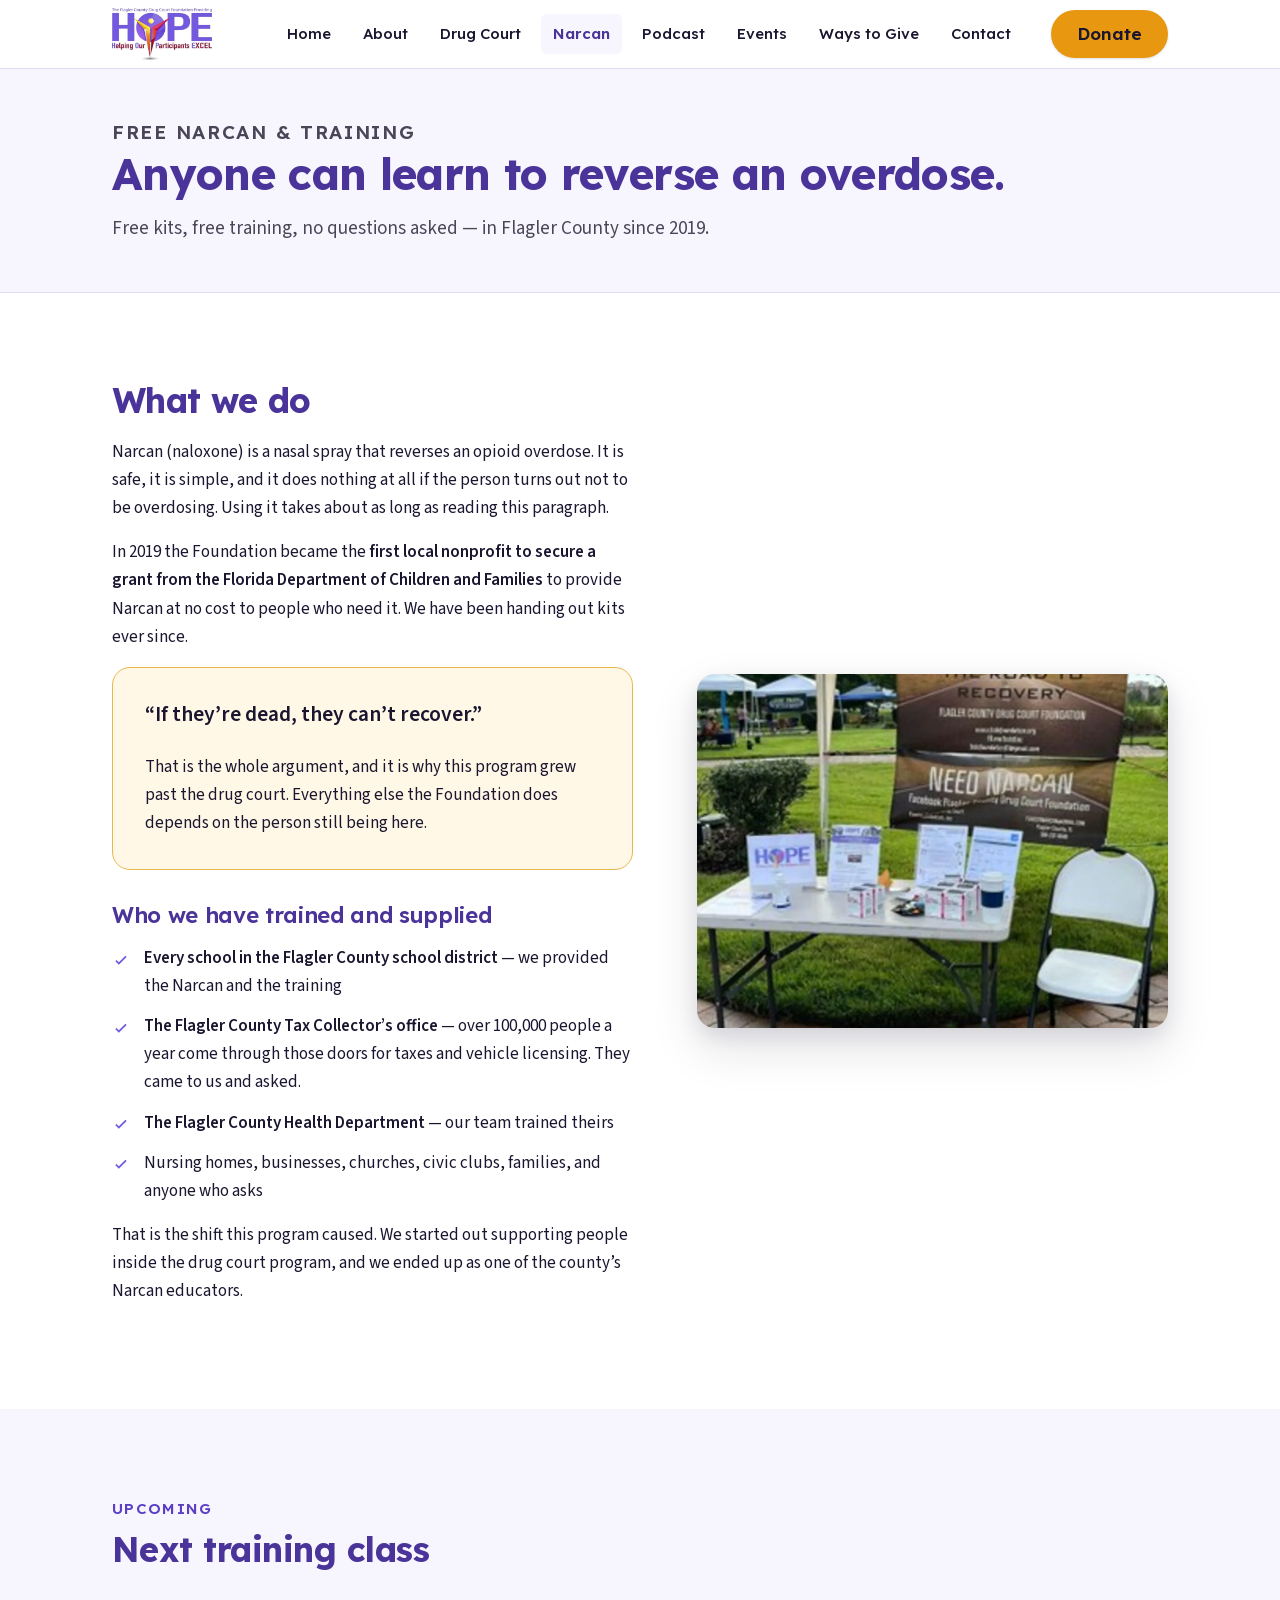
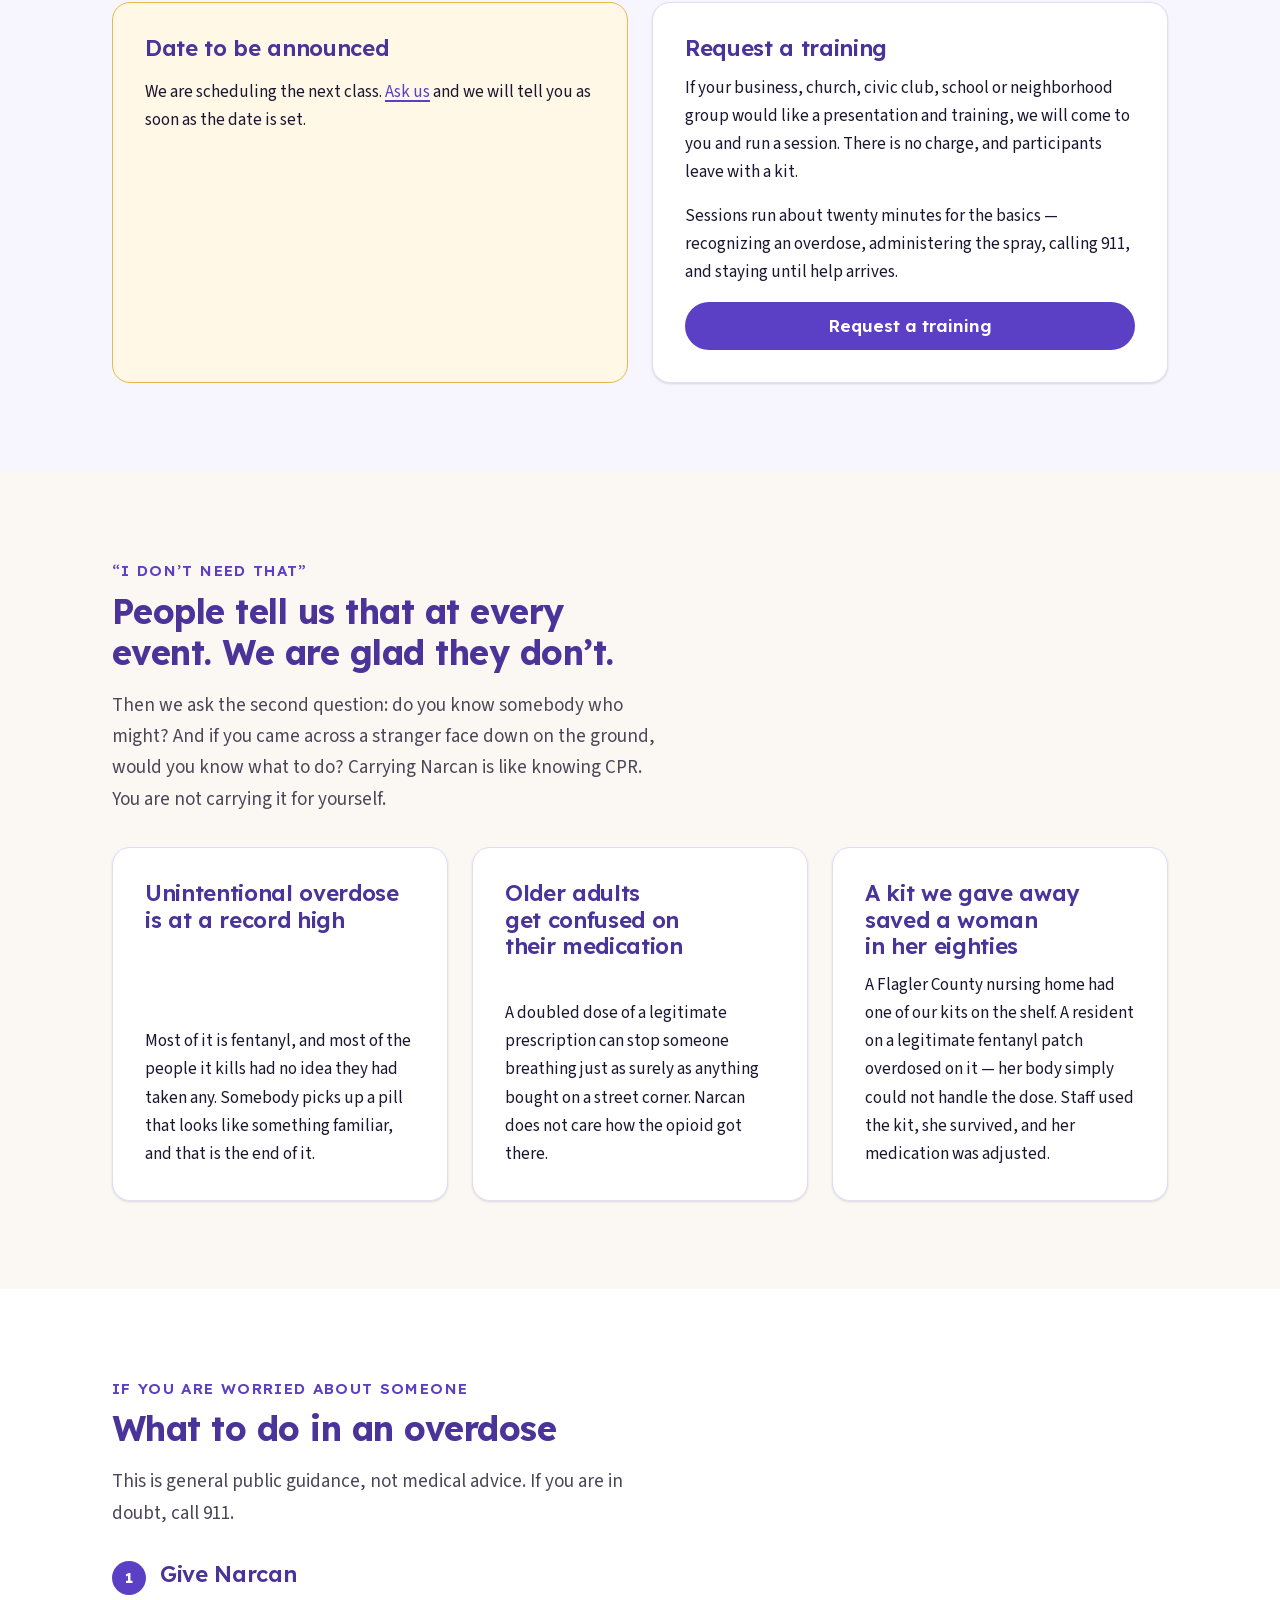
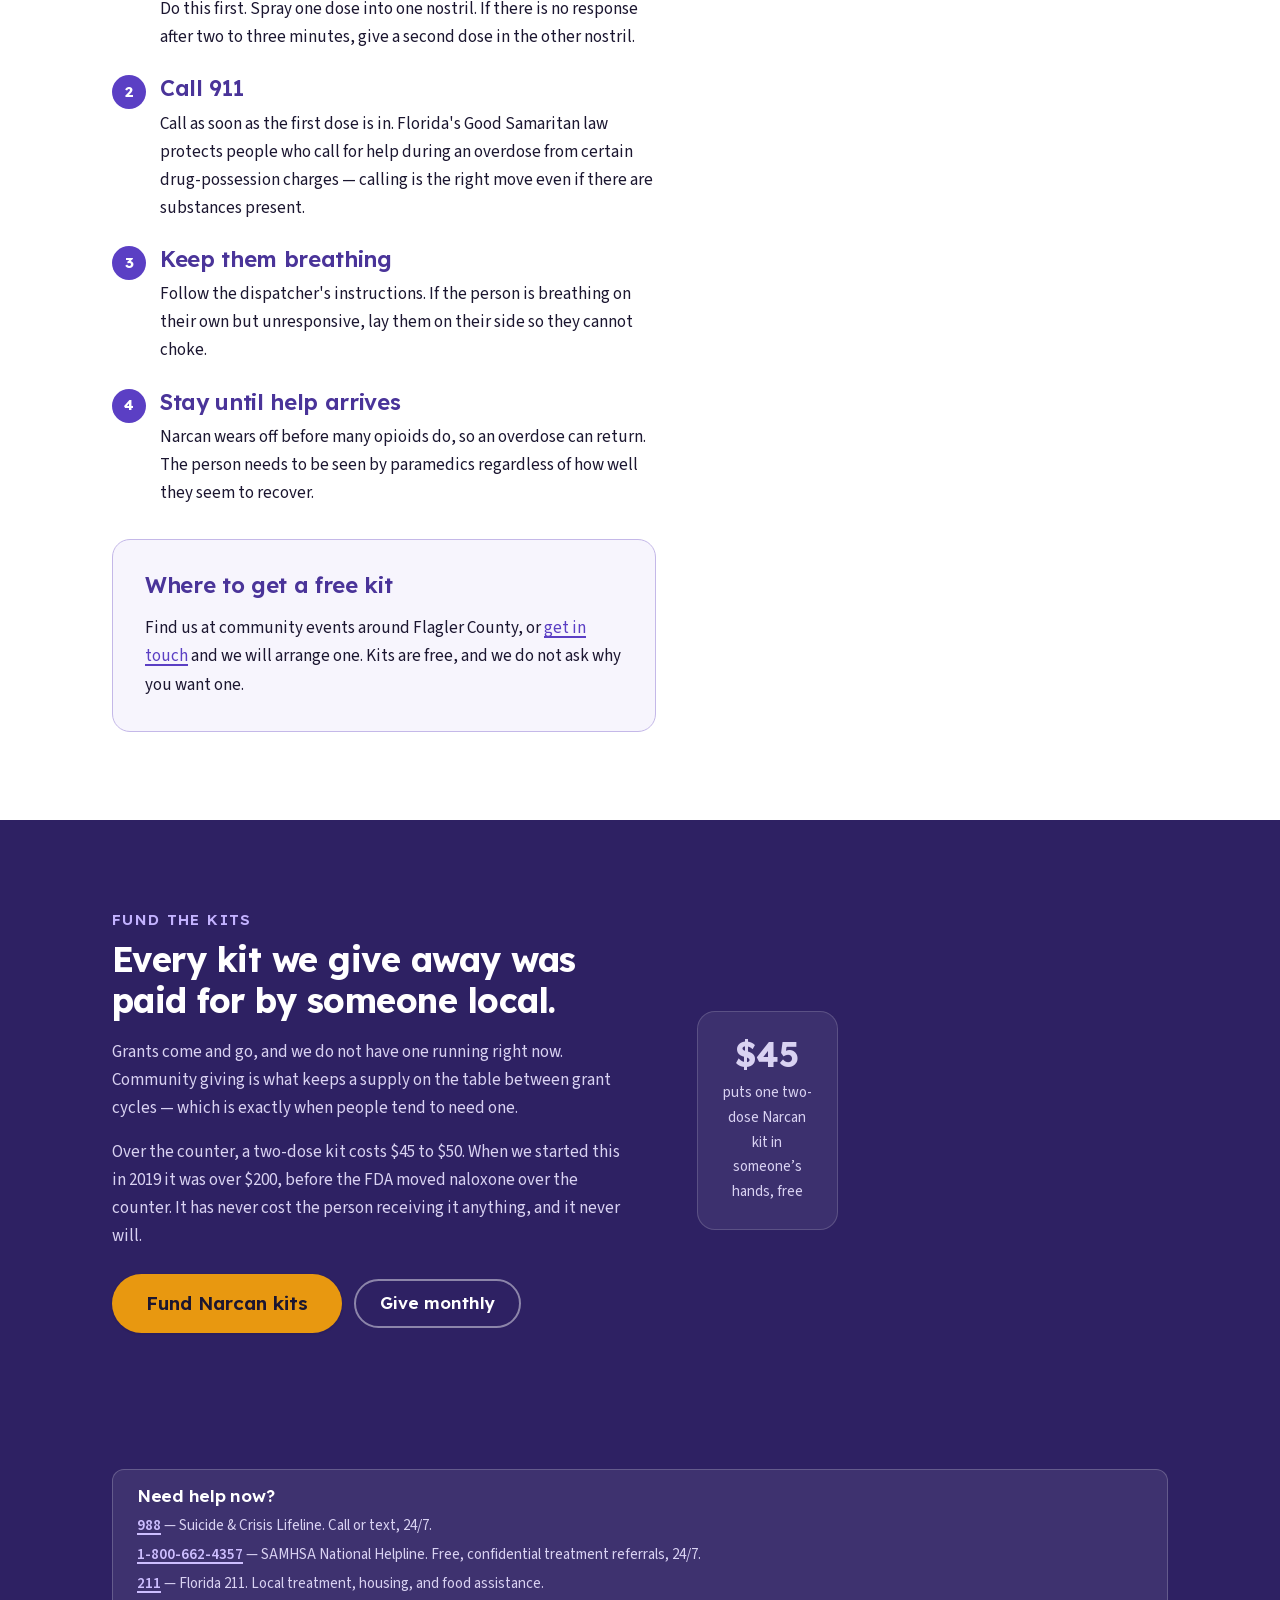
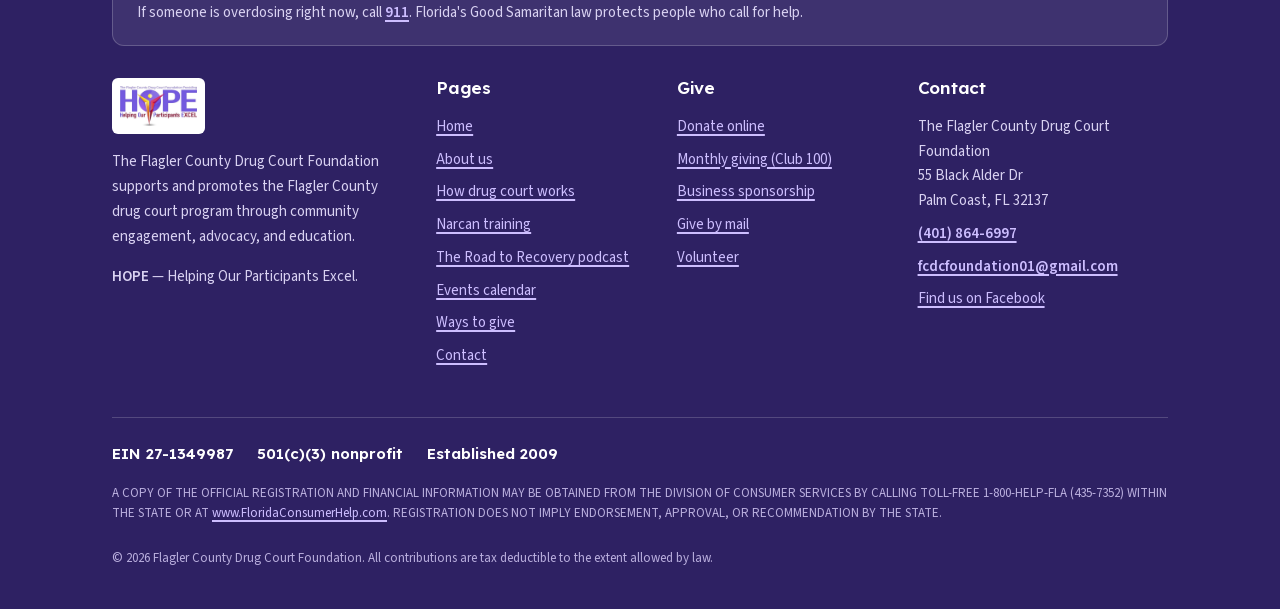
<file: narcan.html>
<!DOCTYPE html>
<html lang="en">
<head>
<meta charset="utf-8">
<meta name="viewport" content="width=device-width, initial-scale=1">
<title>Free Narcan & Overdose Response Training | Flagler County</title>
<meta name="description" content="Free naloxone (Narcan) kits and overdose response training in Flagler County. The first local nonprofit to secure a Florida DCF grant to distribute Narcan at no cost, since 2019.">
<link rel="canonical" href="https://fcdcfoundation.org/narcan.html">

<meta property="og:type" content="website">
<meta property="og:title" content="Free Narcan & Overdose Response Training | Flagler County">
<meta property="og:description" content="Free naloxone (Narcan) kits and overdose response training in Flagler County. The first local nonprofit to secure a Florida DCF grant to distribute Narcan at no cost, since 2019.">
<meta property="og:url" content="https://fcdcfoundation.org/narcan.html">
<meta property="og:image" content="https://fcdcfoundation.org/assets/img/og-image.png"><meta property="og:image:width" content="1200"><meta property="og:image:height" content="630"><meta property="og:image:alt" content="Flagler County Drug Court Foundation — recovery, hope, and second chances">
<meta property="og:site_name" content="Flagler County Drug Court Foundation">
<meta name="twitter:card" content="summary_large_image">

<link rel="icon" href="assets/img/hope-logo.png">
<link rel="preload" href="assets/fonts/Lexend-var.woff2" as="font" type="font/woff2" crossorigin>
<link rel="stylesheet" href="css/style.css?v=20261123d">
</head>
<body>

<a class="skip-link" href="#main">Skip to main content</a>

<header class="site-header">
  <div class="container site-header__inner">
    <a class="brand" href="index.html">
      <img src="assets/img/hope-logo.webp" alt="Flagler County Drug Court Foundation — HOPE: Helping Our Participants Excel" width="180" height="88">
      <span class="brand__text">Flagler County Drug&nbsp;Court Foundation</span>
    </a>

    <button class="nav-toggle" type="button" aria-expanded="false" aria-controls="site-nav">
      <svg class="nav-toggle__open" viewBox="0 0 24 24" fill="none" stroke="currentColor" stroke-width="2" stroke-linecap="round" aria-hidden="true"><path d="M3 6h18M3 12h18M3 18h18"/></svg>
      <svg class="nav-toggle__close" viewBox="0 0 24 24" fill="none" stroke="currentColor" stroke-width="2" stroke-linecap="round" aria-hidden="true"><path d="M6 6l12 12M18 6L6 18"/></svg>
      <span>Menu</span>
    </button>

    <nav class="site-nav" id="site-nav" aria-label="Main">
      <ul>
        <li><a href="index.html">Home</a></li>
        <li><a href="about.html">About</a></li>
        <li><a href="drug-court.html">Drug Court</a></li>
        <li><a href="narcan.html" aria-current="page">Narcan</a></li>
        <li><a href="podcast.html">Podcast</a></li>
        <li><a href="events.html">Events</a></li>
        <li><a href="ways-to-give.html">Ways to Give</a></li>
        <li><a href="contact.html">Contact</a></li>
      </ul>
    </nav>

    <a class="btn btn--donate header-donate" href="ways-to-give.html" data-donate>Donate</a>
  </div>
</header>

<main id="main">

  <section class="page-hero">
    <div class="container">
      <p class="eyebrow">Free Narcan &amp; training</p>
      <h1>Anyone can learn to reverse an overdose.</h1>
      <p>Free kits, free training, no questions asked — in Flagler County since 2019.</p>
    </div>
  </section>

  <section class="section">
    <div class="container">
      <div class="hero__grid">
        <div>
          <h2>What we do</h2>
          <p>
            Narcan (naloxone) is a nasal spray that reverses an opioid overdose. It is safe, it
            is simple, and it does nothing at all if the person turns out not to be overdosing.
            Using it takes about as long as reading this paragraph.
          </p>
          <p>
            In 2019 the Foundation became the <strong>first local nonprofit to secure a grant
            from the Florida Department of Children and Families</strong> to provide Narcan at
            no cost to people who need it. We have been handing out kits ever since.
          </p>

          <div class="callout callout--gold">
            <p class="mb-0" style="font-size:1.35rem;font-weight:600;line-height:1.35">
              “If they’re dead, they can’t recover.”
            </p>
            <p class="mb-0 mt-5">
              That is the whole argument, and it is why this program grew past the drug court.
              Everything else the Foundation does depends on the person still being here.
            </p>
          </div>

          <h3 class="mt-6">Who we have trained and supplied</h3>
          <ul class="list-check">
            <li><strong>Every school in the Flagler County school district</strong> — we provided
            the Narcan and the training</li>
            <li><strong>The Flagler County Tax Collector’s office</strong> — over 100,000 people a
            year come through those doors for taxes and vehicle licensing. They came to us and
            asked.</li>
            <li><strong>The Flagler County Health Department</strong> — our team trained theirs</li>
            <li>Nursing homes, businesses, churches, civic clubs, families, and anyone who asks</li>
          </ul>

          <p>
            That is the shift this program caused. We started out supporting people inside the
            drug court program, and we ended up as one of the county’s Narcan educators.
          </p>
        </div>

        <div class="hero__media">
          <picture>
            <source srcset="assets/img/narcan-outreach.webp" type="image/webp">
            <img src="assets/img/narcan-outreach.jpg"
                 alt="The Foundation's outreach table at a community event, with free Narcan kits and information sheets laid out under a canopy beside a Road to Recovery banner."
                 loading="lazy" width="1200" height="1200">
          </picture>
        </div>
      </div>
    </div>
  </section>

  <section class="section section--tint">
    <div class="container">
      <div class="section__head">
        <p class="eyebrow">Upcoming</p>
        <h2>Next training class</h2>
      </div>

      <div class="grid grid--2">
        <div class="callout callout--gold">
          <h3>Date to be announced</h3>
          <p class="mb-0">We are scheduling the next class. <a href="contact.html?subject=narcan">Ask us</a> and we will tell you as soon as the date is set.</p>
        </div>

        <div class="card">
          <h3>Request a training</h3>
          <p>
            If your business, church, civic club, school or neighborhood group would like a
            presentation and training, we will come to you and run a session. There is no charge,
            and participants leave with a kit.
          </p>
          <p>
            Sessions run about twenty minutes for the basics — recognizing an overdose,
            administering the spray, calling 911, and staying until help arrives.
          </p>
          <a class="btn btn--primary" href="contact.html?subject=narcan">Request a training</a>
        </div>
      </div>
    </div>
  </section>

  <section class="section section--warm">
    <div class="container">
      <div class="section__head">
        <p class="eyebrow">“I don’t need that”</p>
        <h2>People tell us that at every event. We are glad they don’t.</h2>
        <p class="lede">
          Then we ask the second question: do you know somebody who might? And if you came across
          a stranger face down on the ground, would you know what to do? Carrying Narcan is like
          knowing CPR. You are not carrying it for yourself.
        </p>
      </div>

      <div class="grid grid--3">
        <div class="card">
          <h3>Unintentional overdose is at a record high</h3>
          <p class="mb-0">
            Most of it is fentanyl, and most of the people it kills had no idea they had taken
            any. Somebody picks up a pill that looks like something familiar, and that is the end
            of it.
          </p>
        </div>

        <div class="card">
          <h3>Older adults get confused on their medication</h3>
          <p class="mb-0">
            A doubled dose of a legitimate prescription can stop someone breathing just as surely
            as anything bought on a street corner. Narcan does not care how the opioid got there.
          </p>
        </div>

        <div class="card">
          <h3>A kit we gave away saved a woman in her eighties</h3>
          <p class="mb-0">
            A Flagler County nursing home had one of our kits on the shelf. A resident on a
            legitimate fentanyl patch overdosed on it — her body simply could not handle the dose.
            Staff used the kit, she survived, and her medication was adjusted.
          </p>
        </div>
      </div>
    </div>
  </section>

  <section class="section">
    <div class="container">
      <div class="section__head">
        <p class="eyebrow">If you are worried about someone</p>
        <h2>What to do in an overdose</h2>
        <p class="lede">
          This is general public guidance, not medical advice. If you are in doubt, call 911.
        </p>
      </div>

      <ol class="steps">
        <li>
          <h3>Give Narcan</h3>
          <p class="mb-0">Do this first. Spray one dose into one nostril. If there is no response
          after two to three minutes, give a second dose in the other nostril.</p>
        </li>
        <li>
          <h3>Call 911</h3>
          <p class="mb-0">Call as soon as the first dose is in. Florida's Good Samaritan law
          protects people who call for help during an overdose from certain drug-possession
          charges — calling is the right move even if there are substances present.</p>
        </li>
        <li>
          <h3>Keep them breathing</h3>
          <p class="mb-0">Follow the dispatcher's instructions. If the person is breathing on
          their own but unresponsive, lay them on their side so they cannot choke.</p>
        </li>
        <li>
          <h3>Stay until help arrives</h3>
          <p class="mb-0">Narcan wears off before many opioids do, so an overdose can return.
          The person needs to be seen by paramedics regardless of how well they seem to recover.</p>
        </li>
      </ol>

      <div class="callout mt-6 narrow">
        <h3>Where to get a free kit</h3>
        <p class="mb-0">
          Find us at community events around Flagler County, or
          <a href="contact.html?subject=narcan">get in touch</a> and we will arrange one. Kits
          are free, and we do not ask why you want one.
        </p>
      </div>
    </div>
  </section>

  <section class="section section--dark">
    <div class="container">
      <div class="hero__grid">
        <div>
          <p class="eyebrow">Fund the kits</p>
          <h2>Every kit we give away was paid for by someone local.</h2>
          <p>
            Grants come and go, and we do not have one running right now. Community giving is what
            keeps a supply on the table between grant cycles — which is exactly when people tend
            to need one.
          </p>
          <p>
            Over the counter, a two-dose kit costs $45 to $50. When we started this in 2019 it was
            over $200, before the FDA moved naloxone over the counter. It has never cost the
            person receiving it anything, and it never will.
          </p>
          <div class="btn-row mt-5">
            <a class="btn btn--donate btn--lg" href="ways-to-give.html" data-donate>Fund Narcan kits</a>
            <a class="btn btn--outline" href="ways-to-give.html#monthly">Give monthly</a>
          </div>
        </div>
        <div>
          <div class="stats">
            <div class="stat">
              <p class="stat__figure">$45</p>
              <p class="stat__label">puts one two-dose Narcan kit in someone’s hands, free</p>
            </div>
          </div>
        </div>
      </div>
    </div>
  </section>

</main>

<!-- Sticky mobile donate -->
<div class="mobile-donate">
  <a class="btn btn--donate btn--block btn--lg" href="ways-to-give.html" data-donate>Donate</a>
</div>

<footer class="site-footer">
  <div class="container">

    <div class="footer__help">
      <h3>Need help now?</h3>
      <ul>
        <li><strong><a href="tel:988">988</a></strong> — Suicide &amp; Crisis Lifeline. Call or text, 24/7.</li>
        <li><strong><a href="tel:18006624357">1-800-662-4357</a></strong> — SAMHSA National Helpline. Free, confidential treatment referrals, 24/7.</li>
        <li><strong><a href="tel:211">211</a></strong> — Florida 211. Local treatment, housing, and food assistance.</li>
        <li>If someone is overdosing right now, call <strong><a href="tel:911">911</a></strong>. Florida's Good Samaritan law protects people who call for help.</li>
      </ul>
    </div>

    <div class="footer__grid">
      <div class="footer__brand">
        <img src="assets/img/hope-logo.webp" alt="" width="180" height="88">
        <p>
          The Flagler County Drug Court Foundation supports and promotes the Flagler County
          drug court program through community engagement, advocacy, and education.
        </p>
        <p><strong>HOPE</strong> — Helping Our Participants Excel.</p>
      </div>

      <div>
        <h3>Pages</h3>
        <ul>
          <li><a href="index.html">Home</a></li>
          <li><a href="about.html">About us</a></li>
          <li><a href="drug-court.html">How drug court works</a></li>
          <li><a href="narcan.html">Narcan training</a></li>
          <li><a href="podcast.html">The Road to Recovery podcast</a></li>
          <li><a href="events.html">Events calendar</a></li>
          <li><a href="ways-to-give.html">Ways to give</a></li>
          <li><a href="contact.html">Contact</a></li>
        </ul>
      </div>

      <div>
        <h3>Give</h3>
        <ul>
          <li><a href="ways-to-give.html" data-donate>Donate online</a></li>
          <li><a href="ways-to-give.html#monthly">Monthly giving (Club 100)</a></li>
          <li><a href="ways-to-give.html#business">Business sponsorship</a></li>
          <li><a href="ways-to-give.html#mail">Give by mail</a></li>
          <li><a href="contact.html">Volunteer</a></li>
        </ul>
      </div>

      <div>
        <h3>Contact</h3>
        <ul>
          <li>The Flagler County Drug Court Foundation<br>55 Black Alder Dr<br>Palm Coast, FL 32137</li>
          <li><strong><a href="tel:+14018646997">(401) 864-6997</a></strong></li>
          <li><strong><a href="mailto:fcdcfoundation01@gmail.com">fcdcfoundation01@gmail.com</a></strong></li>
          <li><a href="https://www.facebook.com/fcdcfinc/" rel="noopener">Find us on Facebook</a></li>
        </ul>
      </div>
    </div>

    <div class="footer__legal">
      <div class="footer__meta">
        <span>EIN 27-1349987</span>
        <span>501(c)(3) nonprofit</span>
        <span>Established 2009</span>
      </div>

      <p class="footer__disclosure">
        A COPY OF THE OFFICIAL REGISTRATION AND FINANCIAL INFORMATION MAY BE OBTAINED FROM THE
        DIVISION OF CONSUMER SERVICES BY CALLING TOLL-FREE 1-800-HELP-FLA (435-7352) WITHIN THE
        STATE OR AT <a href="https://www.FloridaConsumerHelp.com" rel="noopener">www.FloridaConsumerHelp.com</a>.
        REGISTRATION DOES NOT IMPLY ENDORSEMENT, APPROVAL, OR RECOMMENDATION BY THE STATE.
      </p>

      <p class="footer__disclosure mt-5">
        &copy; <span data-year>2026</span> Flagler County Drug Court Foundation. All contributions
        are tax deductible to the extent allowed by law.
      </p>
    </div>
  </div>
</footer>

<script src="js/donate-config.js"></script>
<script src="js/main.js?v=20261123d" defer></script>
</body>
</html>
</file>
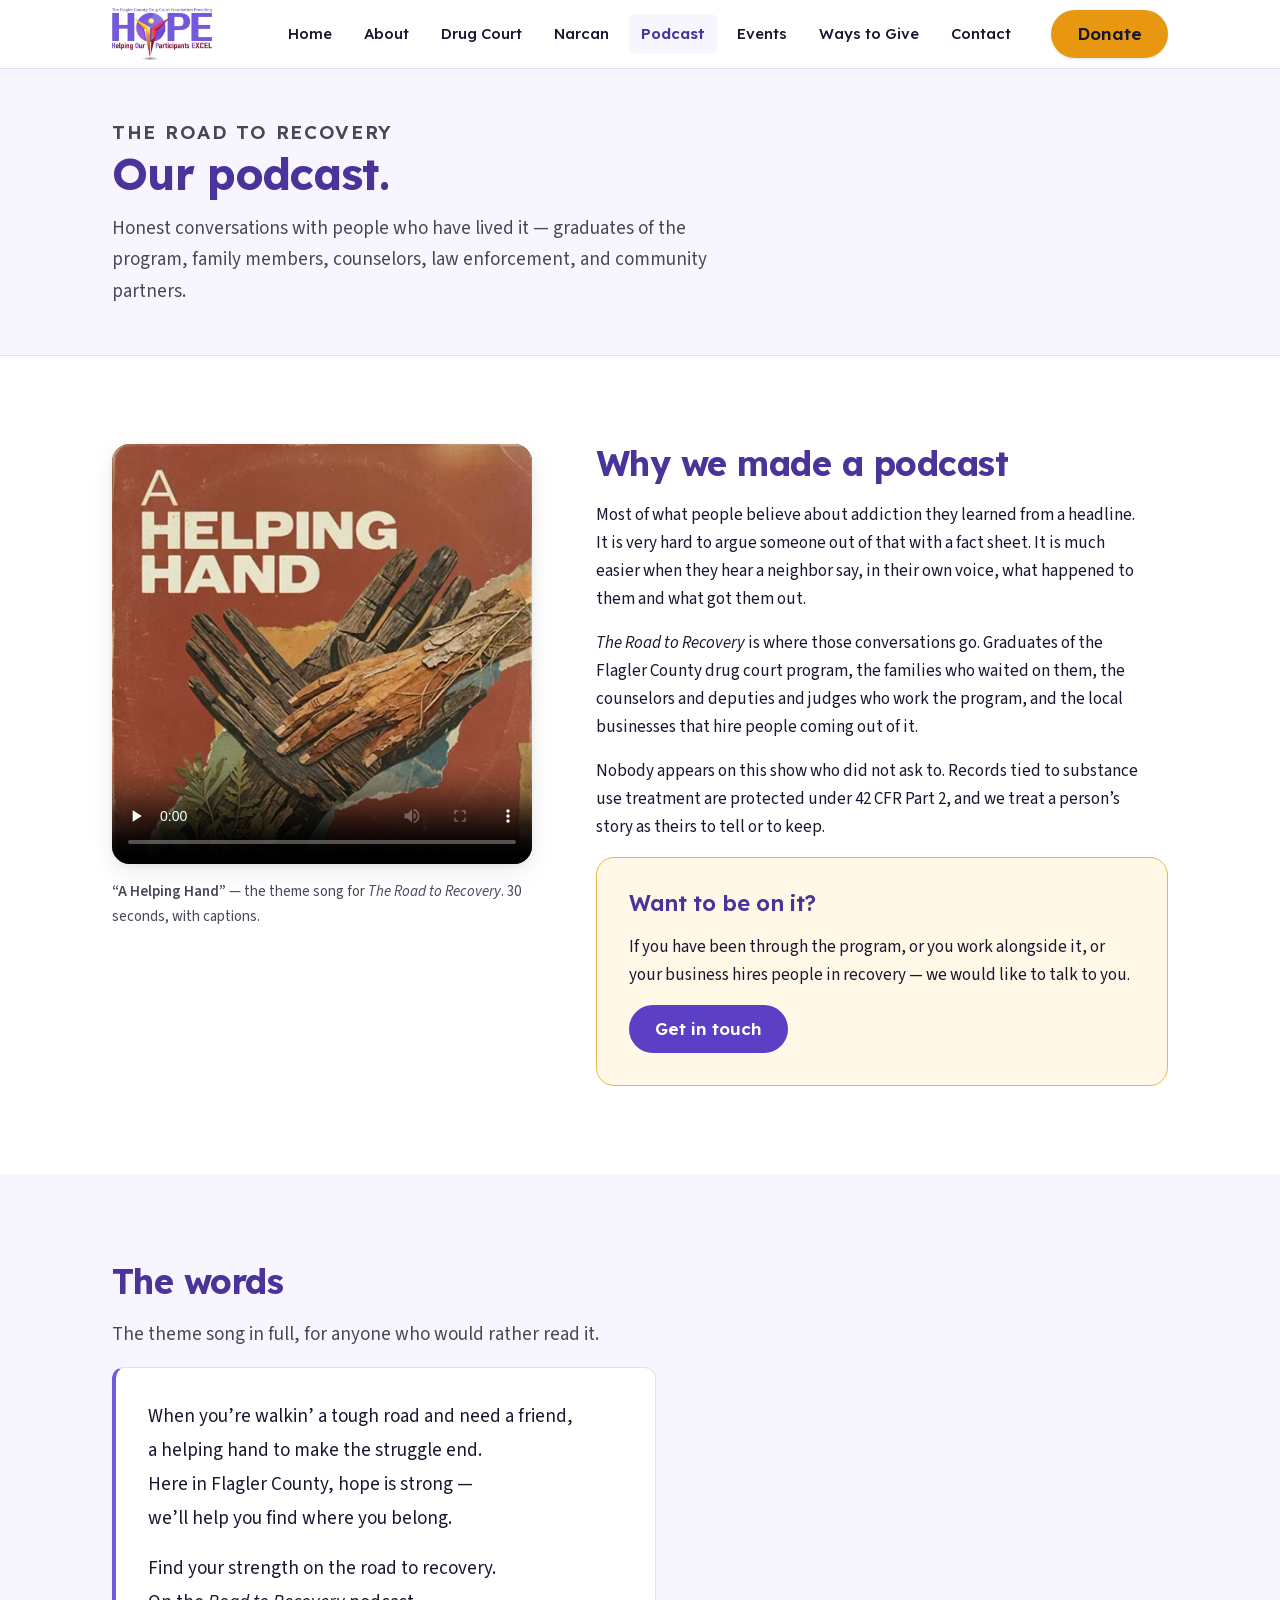
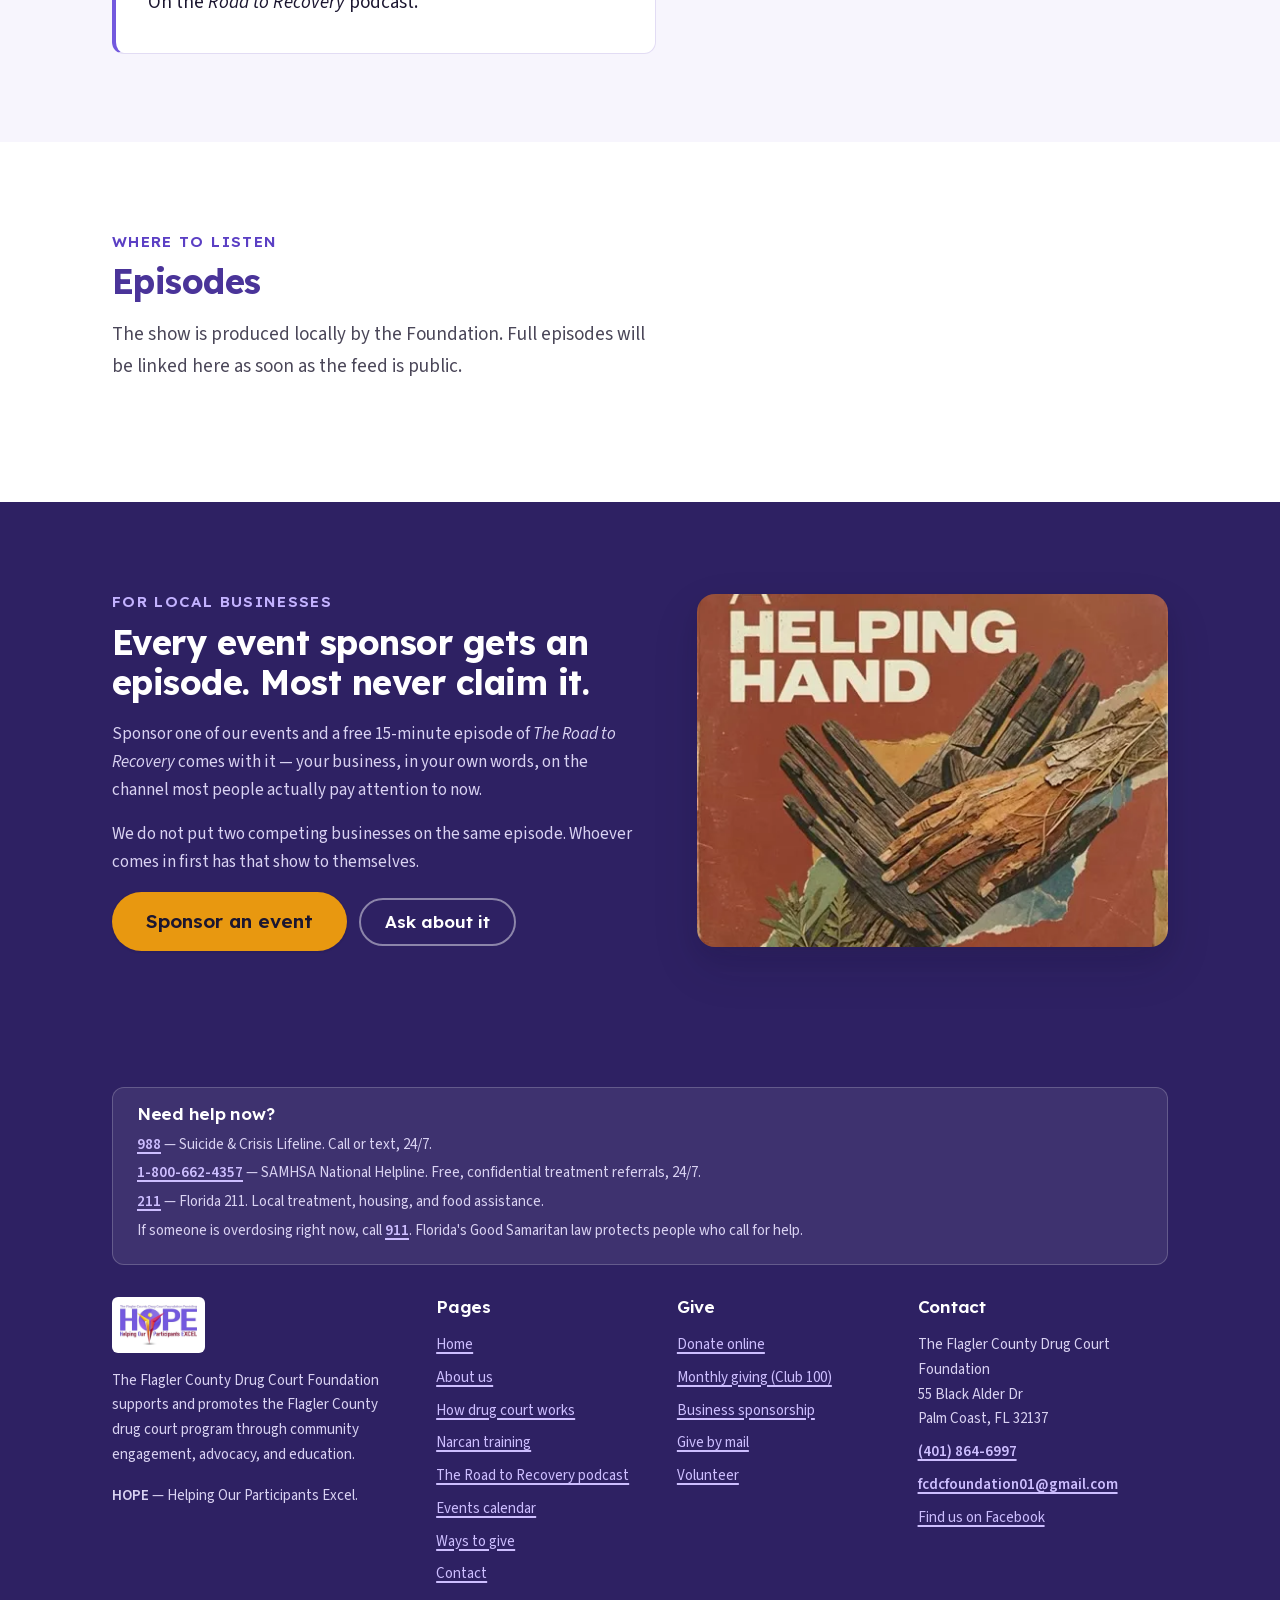
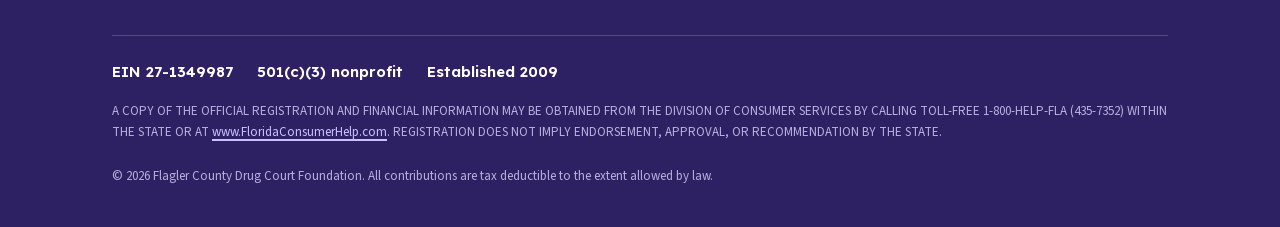
<file: podcast.html>
<!DOCTYPE html>
<html lang="en">
<head>
<meta charset="utf-8">
<meta name="viewport" content="width=device-width, initial-scale=1">
<title>The Road to Recovery Podcast | Flagler County Drug Court Foundation</title>
<meta name="description" content="The Road to Recovery is the podcast of the Flagler County Drug Court Foundation — honest conversations with drug court graduates, families, counselors, and the local businesses that hire people in recovery.">
<link rel="canonical" href="https://fcdcfoundation.org/podcast.html">

<meta property="og:type" content="website">
<meta property="og:title" content="The Road to Recovery — our podcast">
<meta property="og:description" content="Honest conversations with people who have lived it: graduates of the Flagler County drug court program, their families, and the people who work alongside them.">
<meta property="og:url" content="https://fcdcfoundation.org/podcast.html">
<meta property="og:image" content="https://fcdcfoundation.org/assets/img/og-image.png"><meta property="og:image:width" content="1200"><meta property="og:image:height" content="630"><meta property="og:image:alt" content="Flagler County Drug Court Foundation — recovery, hope, and second chances">
<meta property="og:site_name" content="Flagler County Drug Court Foundation">
<meta name="twitter:card" content="summary_large_image">

<link rel="icon" href="assets/img/hope-logo.png">
<link rel="preload" href="assets/fonts/Lexend-var.woff2" as="font" type="font/woff2" crossorigin>
<link rel="stylesheet" href="css/style.css?v=20261123d">
</head>
<body>

<a class="skip-link" href="#main">Skip to main content</a>

<header class="site-header">
  <div class="container site-header__inner">
    <a class="brand" href="index.html">
      <img src="assets/img/hope-logo.webp" alt="Flagler County Drug Court Foundation — HOPE: Helping Our Participants Excel" width="180" height="88">
      <span class="brand__text">Flagler County Drug&nbsp;Court Foundation</span>
    </a>

    <button class="nav-toggle" type="button" aria-expanded="false" aria-controls="site-nav">
      <svg class="nav-toggle__open" viewBox="0 0 24 24" fill="none" stroke="currentColor" stroke-width="2" stroke-linecap="round" aria-hidden="true"><path d="M3 6h18M3 12h18M3 18h18"/></svg>
      <svg class="nav-toggle__close" viewBox="0 0 24 24" fill="none" stroke="currentColor" stroke-width="2" stroke-linecap="round" aria-hidden="true"><path d="M6 6l12 12M18 6L6 18"/></svg>
      <span>Menu</span>
    </button>

    <nav class="site-nav" id="site-nav" aria-label="Main">
      <ul>
        <li><a href="index.html">Home</a></li>
        <li><a href="about.html">About</a></li>
        <li><a href="drug-court.html">Drug Court</a></li>
        <li><a href="narcan.html">Narcan</a></li>
        <li><a href="podcast.html" aria-current="page">Podcast</a></li>
        <li><a href="events.html">Events</a></li>
        <li><a href="ways-to-give.html">Ways to Give</a></li>
        <li><a href="contact.html">Contact</a></li>
      </ul>
    </nav>

    <a class="btn btn--donate header-donate" href="ways-to-give.html" data-donate>Donate</a>
  </div>
</header>

<main id="main">
  <section class="page-hero">
    <div class="container">
      <p class="eyebrow">The Road to Recovery</p>
      <h1>Our podcast.</h1>
      <p>Honest conversations with people who have lived it — graduates of the program,
      family members, counselors, law enforcement, and community partners.</p>
    </div>
  </section>

  <section class="section" aria-labelledby="listen-heading">
    <div class="container">
      <div class="podcast-layout">

        <div class="podcast-player">
          <h2 id="listen-heading" class="visually-hidden">Listen to the theme</h2>
          <video
            class="podcast-video"
            controls
            preload="none"
            playsinline
            width="480" height="480"
            poster="assets/img/podcast-cover.jpg"
            aria-describedby="theme-transcript">
            <source src="assets/video/road-to-recovery-theme.webm" type="video/webm">
            <source src="assets/video/road-to-recovery-theme.mp4" type="video/mp4">
            <track kind="captions" src="assets/video/road-to-recovery-theme.vtt" srclang="en" label="English" default>
            <p>
              Your browser cannot play this video.
              <a href="assets/video/road-to-recovery-theme.mp4">Download the theme (MP4, 1.2&nbsp;MB)</a>
              or read the words below.
            </p>
          </video>
          <p class="podcast-caption">
            <strong>“A Helping Hand”</strong> — the theme song for <em>The Road to Recovery</em>.
            30 seconds, with captions.
          </p>
        </div>

        <div>
          <h2>Why we made a podcast</h2>
          <p>
            Most of what people believe about addiction they learned from a headline. It is very
            hard to argue someone out of that with a fact sheet. It is much easier when they hear
            a neighbor say, in their own voice, what happened to them and what got them out.
          </p>
          <p>
            <em>The Road to Recovery</em> is where those conversations go. Graduates of the
            Flagler County drug court program, the families who waited on them, the counselors
            and deputies and judges who work the program, and the local businesses that hire
            people coming out of it.
          </p>
          <p>
            Nobody appears on this show who did not ask to. Records tied to substance use
            treatment are protected under 42 CFR Part 2, and we treat a person’s story as theirs
            to tell or to keep.
          </p>

          <div class="callout callout--gold">
            <h3>Want to be on it?</h3>
            <p>
              If you have been through the program, or you work alongside it, or your business
              hires people in recovery — we would like to talk to you.
            </p>
            <p class="mb-0">
              <a class="btn btn--primary" href="contact.html?subject=general">Get in touch</a>
            </p>
          </div>
        </div>

      </div>
    </div>
  </section>

  <section class="section section--tint" aria-labelledby="transcript-heading">
    <div class="container">
      <div class="narrow">
        <h2 id="transcript-heading">The words</h2>
        <p class="lede">The theme song in full, for anyone who would rather read it.</p>
        <blockquote class="lyrics" id="theme-transcript">
          <p>
            When you’re walkin’ a tough road and need a friend,<br>
            a helping hand to make the struggle end.<br>
            Here in Flagler County, hope is strong —<br>
            we’ll help you find where you belong.
          </p>
          <p class="mb-0">
            Find your strength on the road to recovery.<br>
            On the <em>Road to Recovery</em> podcast.
          </p>
        </blockquote>
      </div>
    </div>
  </section>

  <section class="section" aria-labelledby="where-heading">
    <div class="container">
      <div class="section__head">
        <p class="eyebrow">Where to listen</p>
        <h2 id="where-heading">Episodes</h2>
        <p class="lede">
          The show is produced locally by the Foundation. Full episodes will be linked here as
          soon as the feed is public.
        </p>
      </div>
    </div>
  </section>

  <section class="section section--dark" aria-labelledby="sponsor-heading">
    <div class="container">
      <div class="hero__grid">
        <div>
          <p class="eyebrow">For local businesses</p>
          <h2 id="sponsor-heading">Every event sponsor gets an episode. Most never claim it.</h2>
          <p>
            Sponsor one of our events and a free 15-minute episode of <em>The Road to Recovery</em>
            comes with it — your business, in your own words, on the channel most people actually
            pay attention to now.
          </p>
          <p>
            We do not put two competing businesses on the same episode. Whoever comes in first
            has that show to themselves.
          </p>
          <div class="btn-row">
            <a class="btn btn--donate btn--lg" href="ways-to-give.html#business">Sponsor an event</a>
            <a class="btn btn--outline" href="contact.html?subject=sponsor">Ask about it</a>
          </div>
        </div>
        <div class="hero__media">
          <picture>
            <source srcset="assets/img/podcast-cover.webp" type="image/webp">
            <img src="assets/img/podcast-cover.jpg"
                 alt="Cover art for The Road to Recovery: two hands clasped, built from torn paper and weathered wood, under the words “A Helping Hand”."
                 loading="lazy" width="480" height="480">
          </picture>
        </div>
      </div>
    </div>
  </section>

</main>

<!-- Sticky mobile donate -->
<div class="mobile-donate">
  <a class="btn btn--donate btn--block btn--lg" href="ways-to-give.html" data-donate>Donate</a>
</div>

<footer class="site-footer">
  <div class="container">

    <div class="footer__help">
      <h3>Need help now?</h3>
      <ul>
        <li><strong><a href="tel:988">988</a></strong> — Suicide &amp; Crisis Lifeline. Call or text, 24/7.</li>
        <li><strong><a href="tel:18006624357">1-800-662-4357</a></strong> — SAMHSA National Helpline. Free, confidential treatment referrals, 24/7.</li>
        <li><strong><a href="tel:211">211</a></strong> — Florida 211. Local treatment, housing, and food assistance.</li>
        <li>If someone is overdosing right now, call <strong><a href="tel:911">911</a></strong>. Florida's Good Samaritan law protects people who call for help.</li>
      </ul>
    </div>

    <div class="footer__grid">
      <div class="footer__brand">
        <img src="assets/img/hope-logo.webp" alt="" width="180" height="88">
        <p>
          The Flagler County Drug Court Foundation supports and promotes the Flagler County
          drug court program through community engagement, advocacy, and education.
        </p>
        <p><strong>HOPE</strong> — Helping Our Participants Excel.</p>
      </div>

      <div>
        <h3>Pages</h3>
        <ul>
          <li><a href="index.html">Home</a></li>
          <li><a href="about.html">About us</a></li>
          <li><a href="drug-court.html">How drug court works</a></li>
          <li><a href="narcan.html">Narcan training</a></li>
          <li><a href="podcast.html">The Road to Recovery podcast</a></li>
          <li><a href="events.html">Events calendar</a></li>
          <li><a href="ways-to-give.html">Ways to give</a></li>
          <li><a href="contact.html">Contact</a></li>
        </ul>
      </div>

      <div>
        <h3>Give</h3>
        <ul>
          <li><a href="ways-to-give.html" data-donate>Donate online</a></li>
          <li><a href="ways-to-give.html#monthly">Monthly giving (Club 100)</a></li>
          <li><a href="ways-to-give.html#business">Business sponsorship</a></li>
          <li><a href="ways-to-give.html#mail">Give by mail</a></li>
          <li><a href="contact.html">Volunteer</a></li>
        </ul>
      </div>

      <div>
        <h3>Contact</h3>
        <ul>
          <li>The Flagler County Drug Court Foundation<br>55 Black Alder Dr<br>Palm Coast, FL 32137</li>
          <li><strong><a href="tel:+14018646997">(401) 864-6997</a></strong></li>
          <li><strong><a href="mailto:fcdcfoundation01@gmail.com">fcdcfoundation01@gmail.com</a></strong></li>
          <li><a href="https://www.facebook.com/fcdcfinc/" rel="noopener">Find us on Facebook</a></li>
        </ul>
      </div>
    </div>

    <div class="footer__legal">
      <div class="footer__meta">
        <span>EIN 27-1349987</span>
        <span>501(c)(3) nonprofit</span>
        <span>Established 2009</span>
      </div>

      <p class="footer__disclosure">
        A COPY OF THE OFFICIAL REGISTRATION AND FINANCIAL INFORMATION MAY BE OBTAINED FROM THE
        DIVISION OF CONSUMER SERVICES BY CALLING TOLL-FREE 1-800-HELP-FLA (435-7352) WITHIN THE
        STATE OR AT <a href="https://www.FloridaConsumerHelp.com" rel="noopener">www.FloridaConsumerHelp.com</a>.
        REGISTRATION DOES NOT IMPLY ENDORSEMENT, APPROVAL, OR RECOMMENDATION BY THE STATE.
      </p>

      <p class="footer__disclosure mt-5">
        &copy; <span data-year>2026</span> Flagler County Drug Court Foundation. All contributions
        are tax deductible to the extent allowed by law.
      </p>
    </div>
  </div>
</footer>

<script src="js/donate-config.js"></script>
<script src="js/main.js?v=20261123d" defer></script>
</body>
</html>
</file>
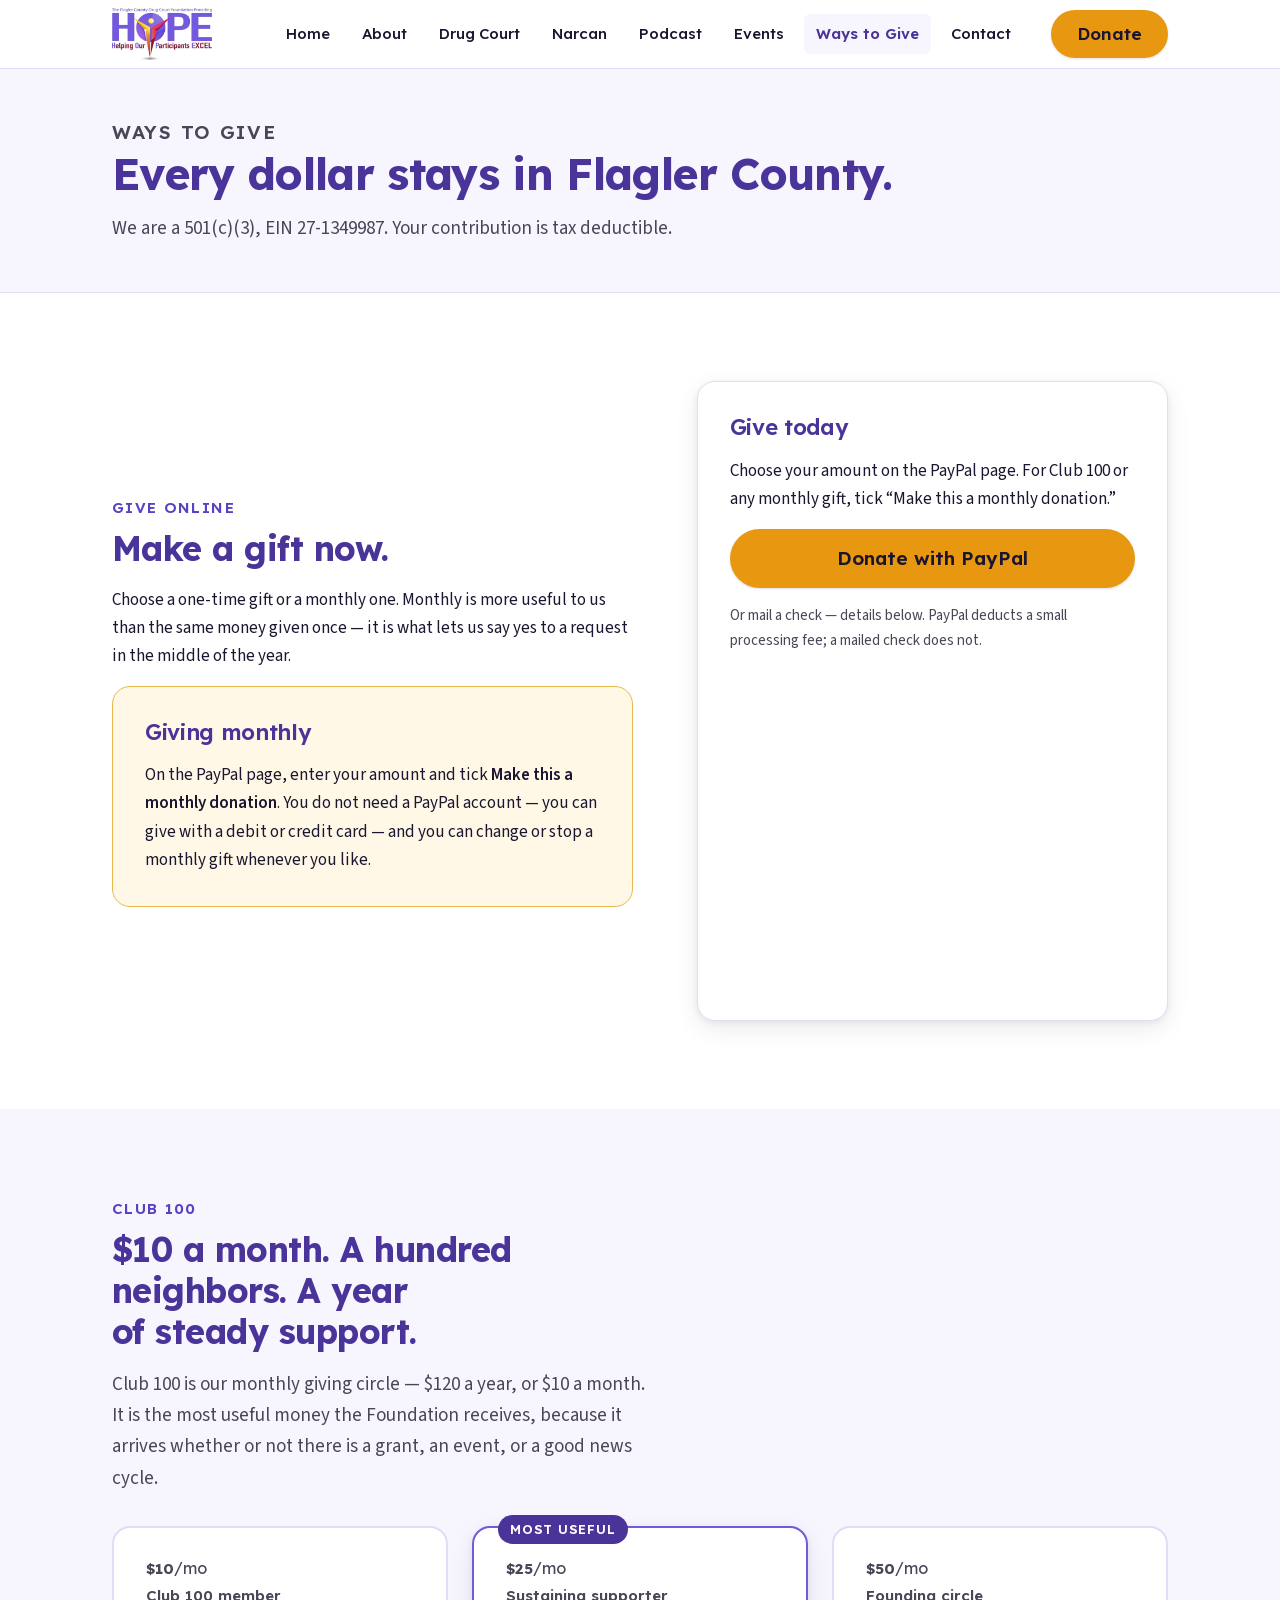
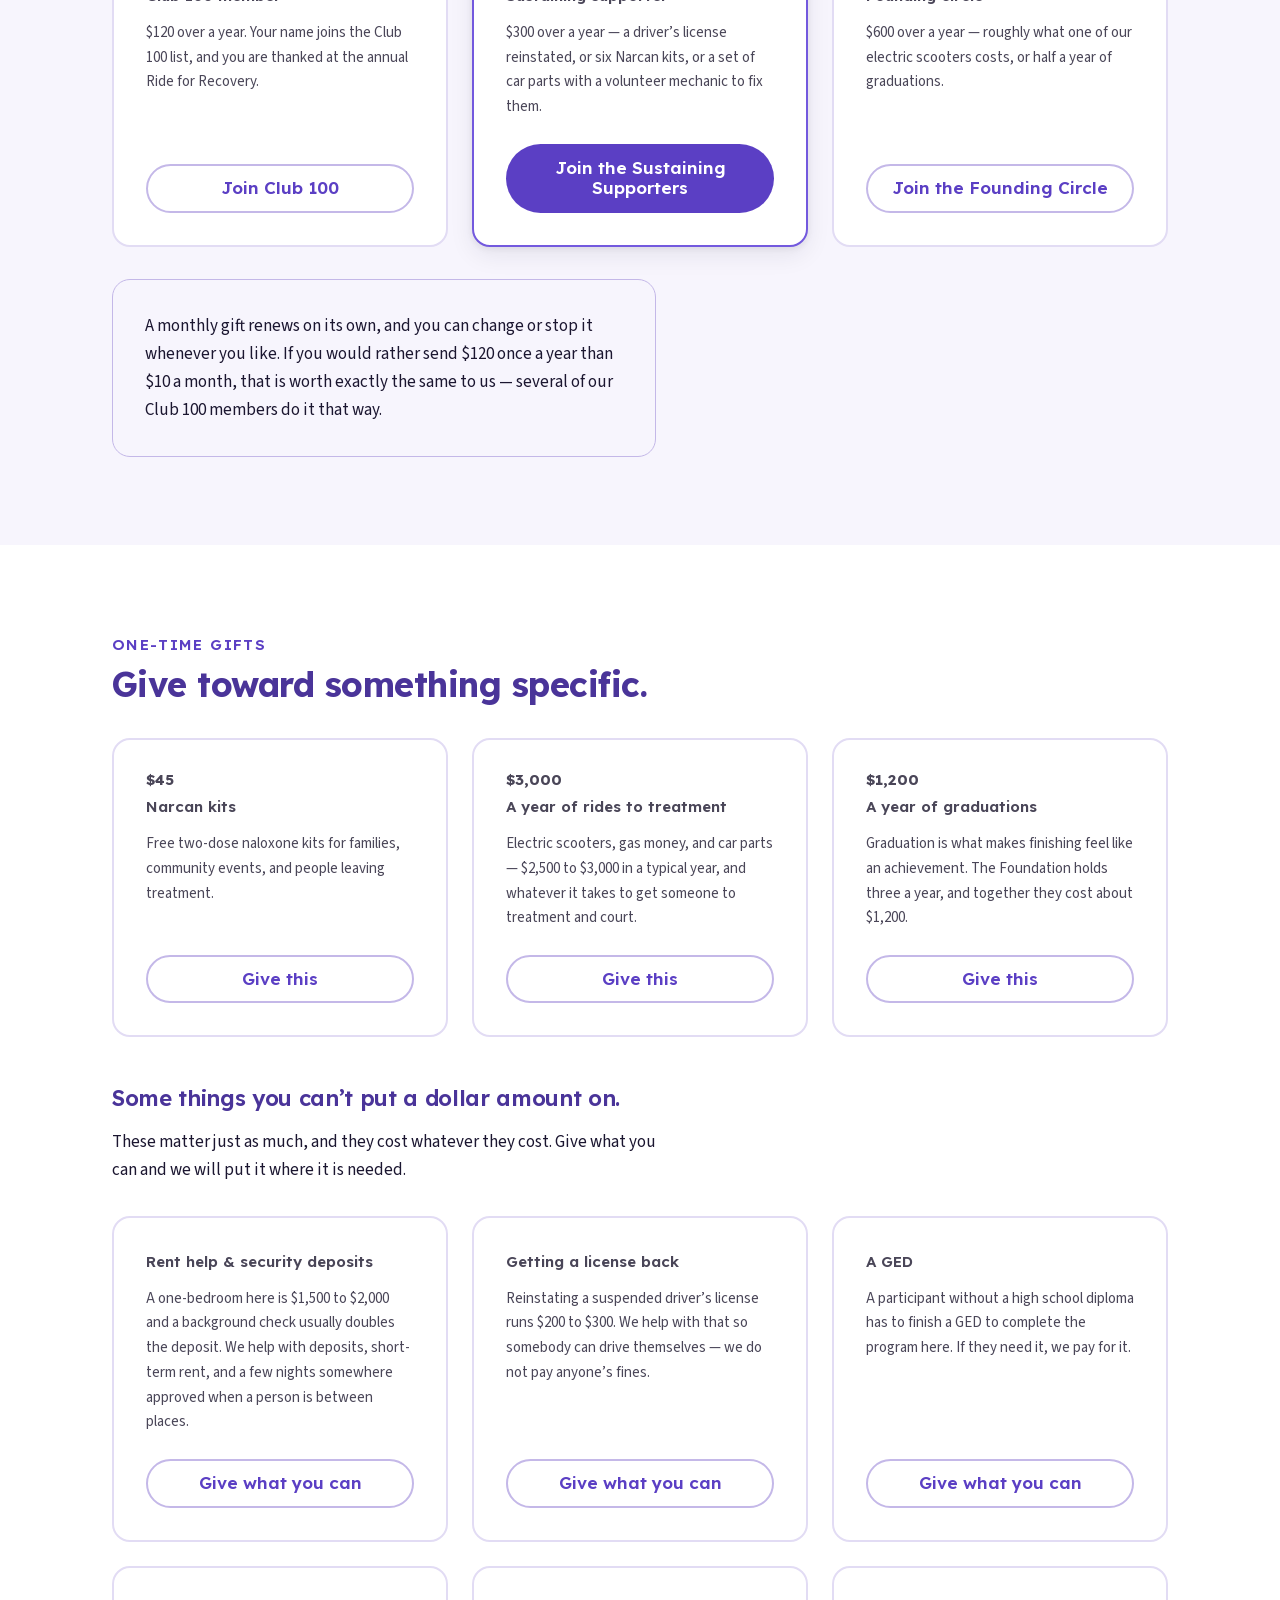
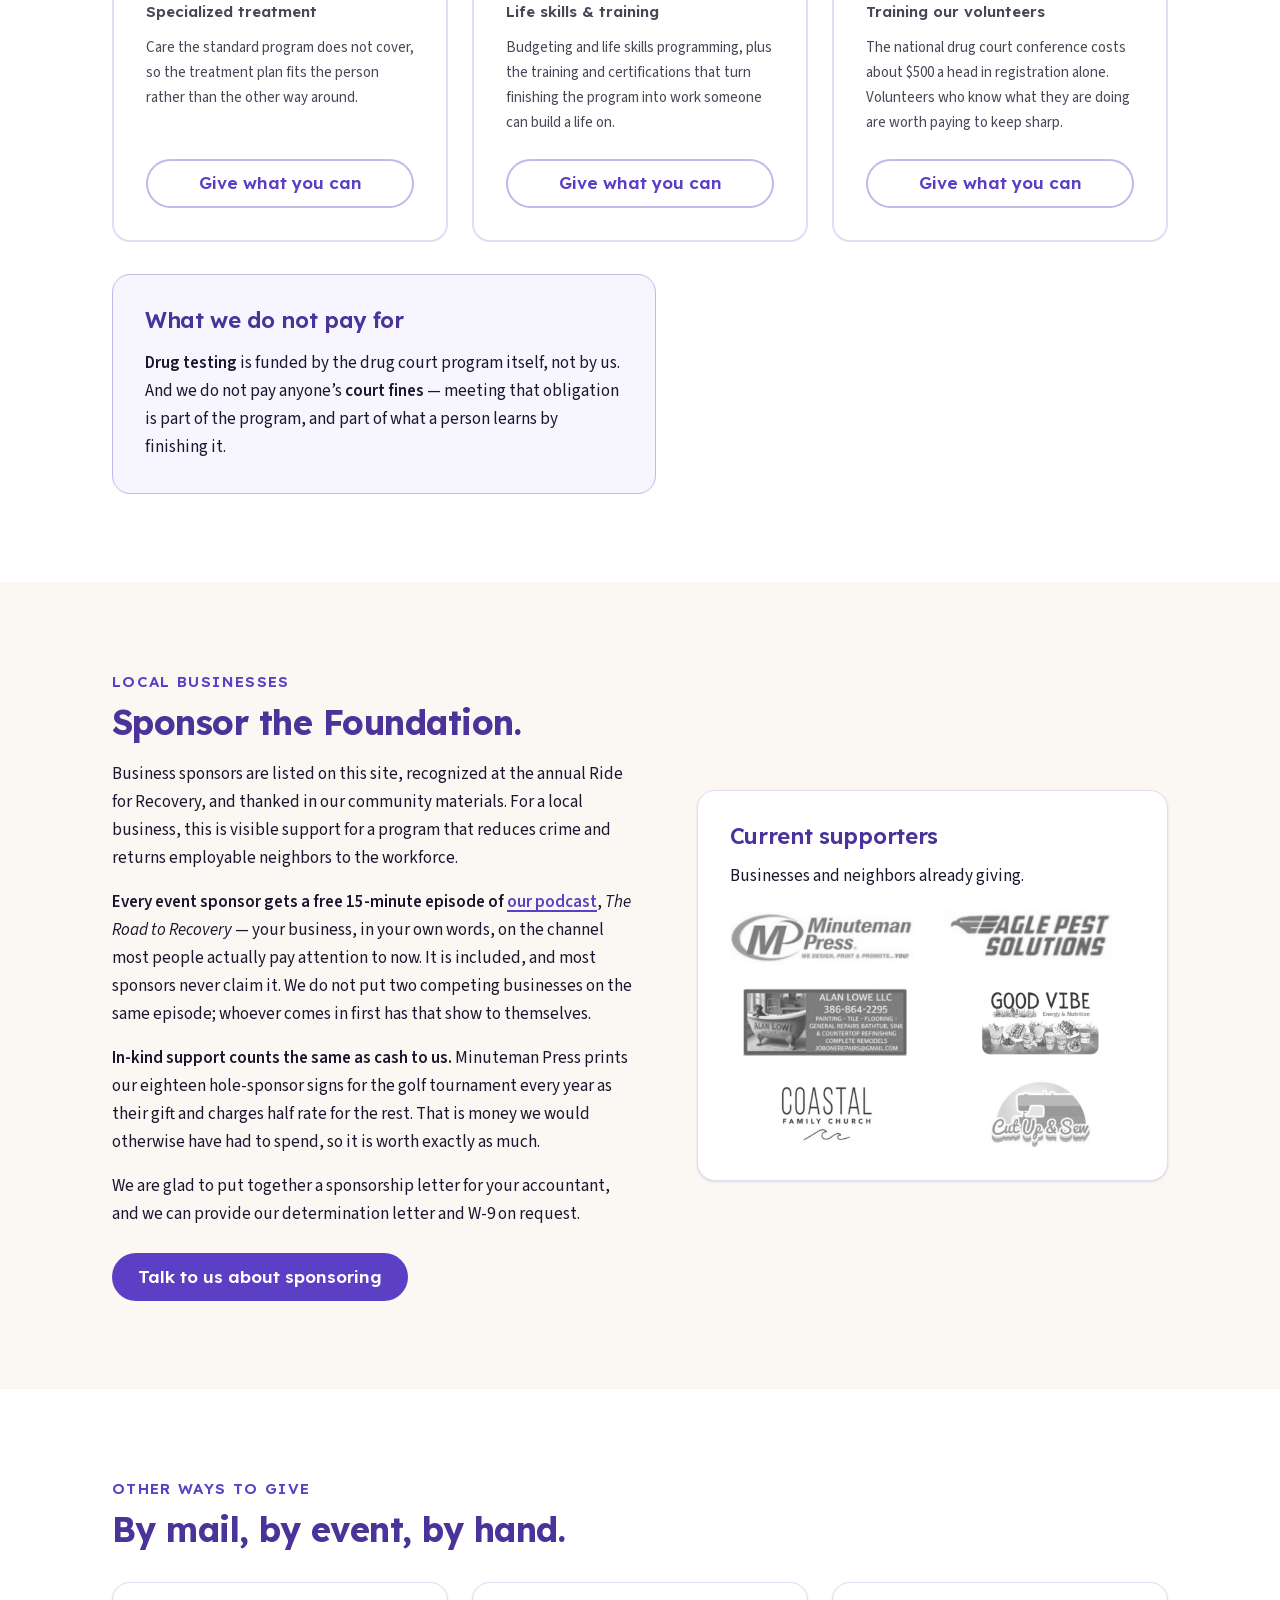
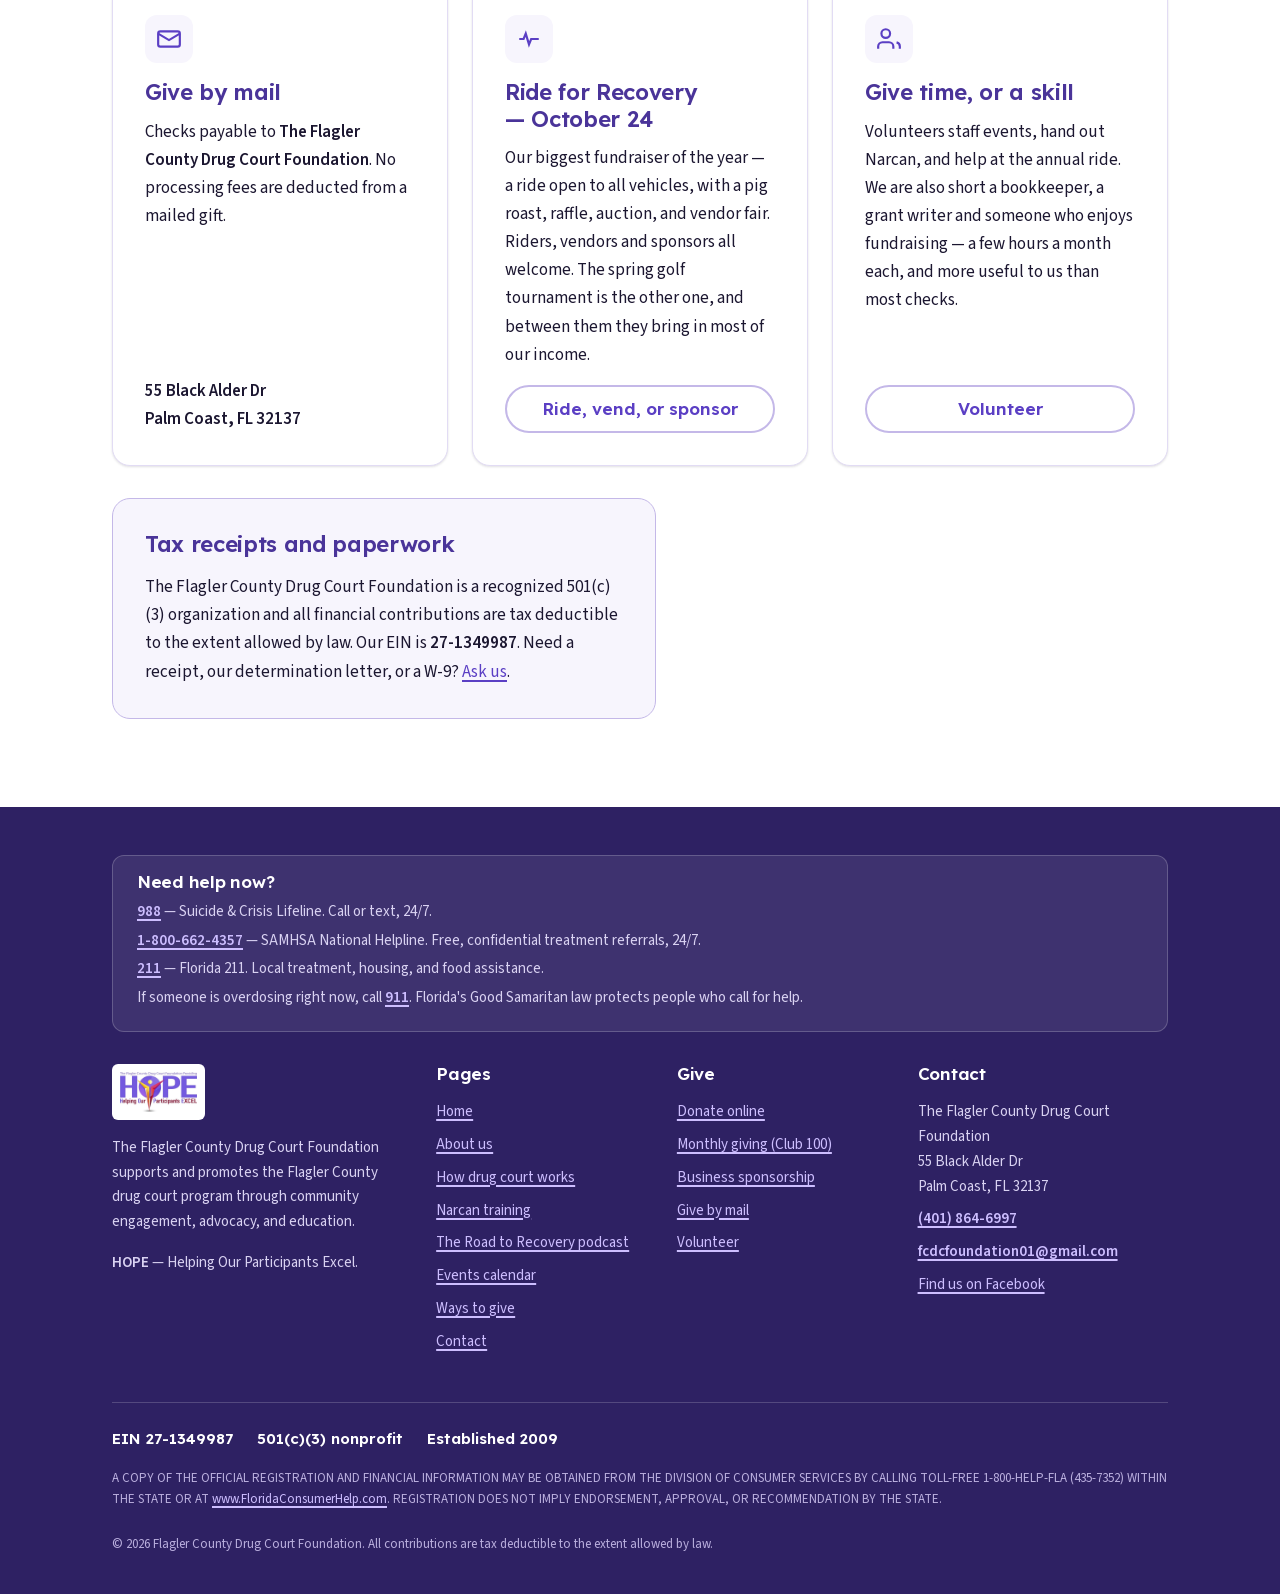
<file: ways-to-give.html>
<!DOCTYPE html>
<html lang="en">
<head>
<meta charset="utf-8">
<meta name="viewport" content="width=device-width, initial-scale=1">
<title>Ways to Give | Flagler County Drug Court Foundation</title>
<meta name="description" content="Give monthly through Club 100, make a one-time gift, sponsor as a local business, or give by mail. Every dollar stays in Flagler County. EIN 27-1349987.">
<link rel="canonical" href="https://fcdcfoundation.org/ways-to-give.html">

<meta property="og:type" content="website">
<meta property="og:title" content="Ways to Give | Flagler County Drug Court Foundation">
<meta property="og:description" content="Give monthly through Club 100, make a one-time gift, sponsor as a local business, or give by mail. Every dollar stays in Flagler County. EIN 27-1349987.">
<meta property="og:url" content="https://fcdcfoundation.org/ways-to-give.html">
<meta property="og:image" content="https://fcdcfoundation.org/assets/img/og-image.png"><meta property="og:image:width" content="1200"><meta property="og:image:height" content="630"><meta property="og:image:alt" content="Flagler County Drug Court Foundation — recovery, hope, and second chances">
<meta property="og:site_name" content="Flagler County Drug Court Foundation">
<meta name="twitter:card" content="summary_large_image">

<link rel="icon" href="assets/img/hope-logo.png">
<link rel="preload" href="assets/fonts/Lexend-var.woff2" as="font" type="font/woff2" crossorigin>
<link rel="stylesheet" href="css/style.css?v=20261123d">
</head>
<body>

<a class="skip-link" href="#main">Skip to main content</a>

<header class="site-header">
  <div class="container site-header__inner">
    <a class="brand" href="index.html">
      <img src="assets/img/hope-logo.webp" alt="Flagler County Drug Court Foundation — HOPE: Helping Our Participants Excel" width="180" height="88">
      <span class="brand__text">Flagler County Drug&nbsp;Court Foundation</span>
    </a>

    <button class="nav-toggle" type="button" aria-expanded="false" aria-controls="site-nav">
      <svg class="nav-toggle__open" viewBox="0 0 24 24" fill="none" stroke="currentColor" stroke-width="2" stroke-linecap="round" aria-hidden="true"><path d="M3 6h18M3 12h18M3 18h18"/></svg>
      <svg class="nav-toggle__close" viewBox="0 0 24 24" fill="none" stroke="currentColor" stroke-width="2" stroke-linecap="round" aria-hidden="true"><path d="M6 6l12 12M18 6L6 18"/></svg>
      <span>Menu</span>
    </button>

    <nav class="site-nav" id="site-nav" aria-label="Main">
      <ul>
        <li><a href="index.html">Home</a></li>
        <li><a href="about.html">About</a></li>
        <li><a href="drug-court.html">Drug Court</a></li>
        <li><a href="narcan.html">Narcan</a></li>
        <li><a href="podcast.html">Podcast</a></li>
        <li><a href="events.html">Events</a></li>
        <li><a href="ways-to-give.html" aria-current="page">Ways to Give</a></li>
        <li><a href="contact.html">Contact</a></li>
      </ul>
    </nav>

    <a class="btn btn--donate header-donate" href="ways-to-give.html" data-donate>Donate</a>
  </div>
</header>

<main id="main">

  <section class="page-hero">
    <div class="container">
      <p class="eyebrow">Ways to give</p>
      <h1>Every dollar stays in Flagler County.</h1>
      <p>We are a 501(c)(3), EIN 27-1349987. Your contribution is tax deductible.</p>
    </div>
  </section>

  <!-- Donation form -->
  <section class="section" id="donate">
    <div class="container">
      <div class="hero__grid">
        <div>
          <p class="eyebrow">Give online</p>
          <h2>Make a gift now.</h2>
          <p>
            Choose a one-time gift or a monthly one. Monthly is more useful to us than the same
            money given once — it is what lets us say yes to a request in the middle of the year.
          </p>

          <div class="callout callout--gold">
            <h3>Giving monthly</h3>
            <p class="mb-0">
              On the PayPal page, enter your amount and tick <strong>Make this a monthly
              donation</strong>. You do not need a PayPal account — you can give with a debit or
              credit card — and you can change or stop a monthly gift whenever you like.
            </p>
          </div>
        </div>

        <div>
          <div class="donate-embed" id="donate-embed">
            <div style="padding:2rem">
              <h3>Give today</h3>
              <p>Choose your amount on the PayPal page. For Club 100 or any monthly gift, tick
              “Make this a monthly donation.”</p>
              <p>
                <a class="btn btn--donate btn--block btn--lg" href="https://www.paypal.com/donate?hosted_button_id=Z4S96Q5ZEGJE4" rel="noopener">Donate with PayPal</a>
              </p>
              <p class="field__help mb-0">Or mail a check — details below. PayPal deducts a small
              processing fee; a mailed check does not.</p>
            </div>
          </div>
        </div>
      </div>
    </div>
  </section>

  <!-- Monthly -->
  <section class="section section--tint" id="monthly">
    <div class="container">
      <div class="section__head">
        <p class="eyebrow">Club 100</p>
        <h2>$10 a month. A hundred neighbors. A year of steady support.</h2>
        <p class="lede">
          Club 100 is our monthly giving circle — $120 a year, or $10 a month. It is the most
          useful money the Foundation receives, because it arrives whether or not there is a
          grant, an event, or a good news cycle.
        </p>
      </div>

      <div class="grid grid--3">
        <div class="tier">
          <p class="tier__amount">$10<span style="font-size:1rem;font-weight:400">/mo</span></p>
          <p class="tier__buys">Club 100 member</p>
          <p>$120 over a year. Your name joins the Club 100 list, and you are thanked at the
          annual Ride for Recovery.</p>
          <a class="btn btn--outline" href="#donate" data-donate data-amount="10" data-monthly="true">Join Club 100</a>
        </div>

        <div class="tier tier--featured">
          <span class="tier__flag">Most useful</span>
          <p class="tier__amount">$25<span style="font-size:1rem;font-weight:400">/mo</span></p>
          <p class="tier__buys">Sustaining supporter</p>
          <p>$300 over a year — a driver’s license reinstated, or six Narcan kits, or a set of
          car parts with a volunteer mechanic to fix them.</p>
          <a class="btn btn--primary" href="#donate" data-donate data-amount="25" data-monthly="true">Join the Sustaining Supporters</a>
        </div>

        <div class="tier">
          <p class="tier__amount">$50<span style="font-size:1rem;font-weight:400">/mo</span></p>
          <p class="tier__buys">Founding circle</p>
          <p>$600 over a year — roughly what one of our electric scooters costs, or half a year
          of graduations.</p>
          <a class="btn btn--outline" href="#donate" data-donate data-amount="50" data-monthly="true">Join the Founding Circle</a>
        </div>
      </div>

      <div class="callout mt-6 narrow">
        <p class="mb-0">
          A monthly gift renews on its own, and you can change or stop it whenever you like. If
          you would rather send $120 once a year than $10 a month, that is worth exactly the same
          to us — several of our Club 100 members do it that way.
        </p>
      </div>
    </div>
  </section>

  <!-- One-time / designated -->
  <section class="section">
    <div class="container">
      <div class="section__head">
        <p class="eyebrow">One-time gifts</p>
        <h2>Give toward something specific.</h2>
      </div>

      <div class="grid grid--3">
        <div class="tier">
          <p class="tier__amount">$45</p>
          <p class="tier__buys">Narcan kits</p>
          <p>Free two-dose naloxone kits for families, community events, and people leaving
          treatment.</p>
          <a class="btn btn--outline" href="#donate" data-donate data-amount="45">Give this</a>
        </div>
        <div class="tier">
          <p class="tier__amount">$3,000</p>
          <p class="tier__buys">A year of rides to treatment</p>
          <p>Electric scooters, gas money, and car parts — $2,500 to $3,000 in a typical year, and
          whatever it takes to get someone to treatment and court.</p>
          <a class="btn btn--outline" href="#donate" data-donate data-amount="3000">Give this</a>
        </div>
        <div class="tier">
          <p class="tier__amount">$1,200</p>
          <p class="tier__buys">A year of graduations</p>
          <p>Graduation is what makes finishing feel like an achievement. The Foundation holds
          three a year, and together they cost about $1,200.</p>
          <a class="btn btn--outline" href="#donate" data-donate data-amount="1200">Give this</a>
        </div>
      </div>

      <div class="section__head mt-7">
        <h3>Some things you can&rsquo;t put a dollar amount on.</h3>
        <p>These matter just as much, and they cost whatever they cost. Give what you can and we
        will put it where it is needed.</p>
      </div>

      <div class="grid grid--3">
        <div class="tier">
          <p class="tier__buys">Rent help &amp; security deposits</p>
          <p>A one-bedroom here is $1,500 to $2,000 and a background check usually doubles the
          deposit. We help with deposits, short-term rent, and a few nights somewhere approved
          when a person is between places.</p>
          <a class="btn btn--outline" href="#donate" data-donate>Give what you can</a>
        </div>
        <div class="tier">
          <p class="tier__buys">Getting a license back</p>
          <p>Reinstating a suspended driver’s license runs $200 to $300. We help with that so
          somebody can drive themselves — we do not pay anyone’s fines.</p>
          <a class="btn btn--outline" href="#donate" data-donate>Give what you can</a>
        </div>
        <div class="tier">
          <p class="tier__buys">A GED</p>
          <p>A participant without a high school diploma has to finish a GED to complete the
          program here. If they need it, we pay for it.</p>
          <a class="btn btn--outline" href="#donate" data-donate>Give what you can</a>
        </div>
        <div class="tier">
          <p class="tier__buys">Specialized treatment</p>
          <p>Care the standard program does not cover, so the treatment plan fits the person
          rather than the other way around.</p>
          <a class="btn btn--outline" href="#donate" data-donate>Give what you can</a>
        </div>
        <div class="tier">
          <p class="tier__buys">Life skills &amp; training</p>
          <p>Budgeting and life skills programming, plus the training and certifications that turn
          finishing the program into work someone can build a life on.</p>
          <a class="btn btn--outline" href="#donate" data-donate>Give what you can</a>
        </div>
        <div class="tier">
          <p class="tier__buys">Training our volunteers</p>
          <p>The national drug court conference costs about $500 a head in registration alone.
          Volunteers who know what they are doing are worth paying to keep sharp.</p>
          <a class="btn btn--outline" href="#donate" data-donate>Give what you can</a>
        </div>
      </div>

      <div class="callout mt-6 narrow">
        <h3>What we do not pay for</h3>
        <p class="mb-0">
          <strong>Drug testing</strong> is funded by the drug court program itself, not by us.
          And we do not pay anyone’s <strong>court fines</strong> — meeting that obligation is
          part of the program, and part of what a person learns by finishing it.
        </p>
      </div>
    </div>
  </section>

  <!-- Business sponsorship -->
  <section class="section section--warm" id="business">
    <div class="container">
      <div class="hero__grid">
        <div>
          <p class="eyebrow">Local businesses</p>
          <h2>Sponsor the Foundation.</h2>
          <p>
            Business sponsors are listed on this site, recognized at the annual Ride for
            Recovery, and thanked in our community materials. For a local business, this is
            visible support for a program that reduces crime and returns employable neighbors
            to the workforce.
          </p>
          <p>
            <strong>Every event sponsor gets a free 15-minute episode of
            <a href="podcast.html">our podcast</a></strong>,
            <em>The Road to Recovery</em> — your business, in your own words, on the channel most
            people actually pay attention to now. It is included, and most sponsors never claim
            it. We do not put two competing businesses on the same episode; whoever comes in first
            has that show to themselves.
          </p>
          <p>
            <strong>In-kind support counts the same as cash to us.</strong> Minuteman Press prints
            our eighteen hole-sponsor signs for the golf tournament every year as their gift and
            charges half rate for the rest. That is money we would otherwise have had to spend, so
            it is worth exactly as much.
          </p>
          <p>
            We are glad to put together a sponsorship letter for your accountant, and we can
            provide our determination letter and W-9 on request.
          </p>
          <div class="btn-row mt-5">
            <a class="btn btn--primary" href="contact.html?subject=sponsor">Talk to us about sponsoring</a>
          </div>

        </div>

        <div>
          <div class="card">
            <h3>Current supporters</h3>
            <p>Businesses and neighbors already giving.</p>
            <div class="logo-wall" style="grid-template-columns:repeat(2,1fr)">
              <img src="assets/img/sponsor-MinuteManPress.webp" alt="Minuteman Press" loading="lazy" width="400" height="122">
              <img src="assets/img/sponsor-EaglePest-2.webp" alt="Eagle Pest Solutions" loading="lazy" width="400" height="107">
              <img src="assets/img/sponsor-JobOne.webp" alt="Alan Lowe LLC" loading="lazy" width="400" height="167">
              <img src="assets/img/sponsor-GoodVibes.webp" alt="Good Vibe Energy &amp; Nutrition" loading="lazy" width="400" height="217">
              <img src="assets/img/sponsor-Coastal-church2.webp" alt="Coastal Family Church" loading="lazy" width="400" height="219">
              <img src="assets/img/sponsor-CutUpSew.webp" alt="Cut Up &amp; Sew" loading="lazy" width="400" height="265">
            </div>
          </div>
        </div>
      </div>
    </div>
  </section>

  <!-- Other ways -->
  <section class="section" id="mail">
    <div class="container">
      <div class="section__head">
        <p class="eyebrow">Other ways to give</p>
        <h2>By mail, by event, by hand.</h2>
      </div>

      <div class="grid grid--3">
        <div class="card">
          <div class="card__icon">
            <svg viewBox="0 0 24 24" fill="none" stroke="currentColor" stroke-width="2" aria-hidden="true"><rect x="2" y="5" width="20" height="14" rx="2"/><path d="m2 7 10 6 10-6"/></svg>
          </div>
          <h3>Give by mail</h3>
          <p>
            Checks payable to <strong>The Flagler County Drug Court Foundation</strong>.
            No processing fees are deducted from a mailed gift.
          </p>
          <p class="mb-0">
            <strong>55 Black Alder Dr<br>Palm Coast, FL 32137</strong>
          </p>
        </div>

        <div class="card">
          <div class="card__icon">
            <svg viewBox="0 0 24 24" fill="none" stroke="currentColor" stroke-width="2" aria-hidden="true"><path d="M3 12h4l2-5 3 10 2-5h7"/></svg>
          </div>
          <h3>Ride for Recovery — October 24</h3>
          <p>
            Our biggest fundraiser of the year — a ride open to all vehicles, with a pig roast,
            raffle, auction, and vendor fair. Riders, vendors and sponsors all welcome. The spring
            golf tournament is the other one, and between them they bring in most of our income.
          </p>
          <a class="btn btn--outline" href="contact.html?subject=ride">Ride, vend, or sponsor</a>
        </div>

        <div class="card">
          <div class="card__icon">
            <svg viewBox="0 0 24 24" fill="none" stroke="currentColor" stroke-width="2" aria-hidden="true"><path d="M16 21v-2a4 4 0 0 0-4-4H6a4 4 0 0 0-4 4v2"/><circle cx="9" cy="7" r="4"/><path d="M22 21v-2a4 4 0 0 0-3-3.9"/></svg>
          </div>
          <h3>Give time, or a skill</h3>
          <p>
            Volunteers staff events, hand out Narcan, and help at the annual ride. We are also
            short a bookkeeper, a grant writer and someone who enjoys fundraising — a few hours a
            month each, and more useful to us than most checks.
          </p>
          <a class="btn btn--outline" href="contact.html?subject=volunteer">Volunteer</a>
        </div>
      </div>

      <div class="callout mt-6 narrow">
        <h3>Tax receipts and paperwork</h3>
        <p class="mb-0">
          The Flagler County Drug Court Foundation is a recognized 501(c)(3) organization and
          all financial contributions are tax deductible to the extent allowed by law. Our EIN
          is <strong>27-1349987</strong>. Need a receipt, our determination letter, or a W-9?
          <a href="contact.html">Ask us</a>.
        </p>
      </div>
    </div>
  </section>

</main>

<!-- Sticky mobile donate -->
<div class="mobile-donate">
  <a class="btn btn--donate btn--block btn--lg" href="ways-to-give.html" data-donate>Donate</a>
</div>

<footer class="site-footer">
  <div class="container">

    <div class="footer__help">
      <h3>Need help now?</h3>
      <ul>
        <li><strong><a href="tel:988">988</a></strong> — Suicide &amp; Crisis Lifeline. Call or text, 24/7.</li>
        <li><strong><a href="tel:18006624357">1-800-662-4357</a></strong> — SAMHSA National Helpline. Free, confidential treatment referrals, 24/7.</li>
        <li><strong><a href="tel:211">211</a></strong> — Florida 211. Local treatment, housing, and food assistance.</li>
        <li>If someone is overdosing right now, call <strong><a href="tel:911">911</a></strong>. Florida's Good Samaritan law protects people who call for help.</li>
      </ul>
    </div>

    <div class="footer__grid">
      <div class="footer__brand">
        <img src="assets/img/hope-logo.webp" alt="" width="180" height="88">
        <p>
          The Flagler County Drug Court Foundation supports and promotes the Flagler County
          drug court program through community engagement, advocacy, and education.
        </p>
        <p><strong>HOPE</strong> — Helping Our Participants Excel.</p>
      </div>

      <div>
        <h3>Pages</h3>
        <ul>
          <li><a href="index.html">Home</a></li>
          <li><a href="about.html">About us</a></li>
          <li><a href="drug-court.html">How drug court works</a></li>
          <li><a href="narcan.html">Narcan training</a></li>
          <li><a href="podcast.html">The Road to Recovery podcast</a></li>
          <li><a href="events.html">Events calendar</a></li>
          <li><a href="ways-to-give.html">Ways to give</a></li>
          <li><a href="contact.html">Contact</a></li>
        </ul>
      </div>

      <div>
        <h3>Give</h3>
        <ul>
          <li><a href="ways-to-give.html" data-donate>Donate online</a></li>
          <li><a href="ways-to-give.html#monthly">Monthly giving (Club 100)</a></li>
          <li><a href="ways-to-give.html#business">Business sponsorship</a></li>
          <li><a href="ways-to-give.html#mail">Give by mail</a></li>
          <li><a href="contact.html">Volunteer</a></li>
        </ul>
      </div>

      <div>
        <h3>Contact</h3>
        <ul>
          <li>The Flagler County Drug Court Foundation<br>55 Black Alder Dr<br>Palm Coast, FL 32137</li>
          <li><strong><a href="tel:+14018646997">(401) 864-6997</a></strong></li>
          <li><strong><a href="mailto:fcdcfoundation01@gmail.com">fcdcfoundation01@gmail.com</a></strong></li>
          <li><a href="https://www.facebook.com/fcdcfinc/" rel="noopener">Find us on Facebook</a></li>
        </ul>
      </div>
    </div>

    <div class="footer__legal">
      <div class="footer__meta">
        <span>EIN 27-1349987</span>
        <span>501(c)(3) nonprofit</span>
        <span>Established 2009</span>
      </div>

      <p class="footer__disclosure">
        A COPY OF THE OFFICIAL REGISTRATION AND FINANCIAL INFORMATION MAY BE OBTAINED FROM THE
        DIVISION OF CONSUMER SERVICES BY CALLING TOLL-FREE 1-800-HELP-FLA (435-7352) WITHIN THE
        STATE OR AT <a href="https://www.FloridaConsumerHelp.com" rel="noopener">www.FloridaConsumerHelp.com</a>.
        REGISTRATION DOES NOT IMPLY ENDORSEMENT, APPROVAL, OR RECOMMENDATION BY THE STATE.
      </p>

      <p class="footer__disclosure mt-5">
        &copy; <span data-year>2026</span> Flagler County Drug Court Foundation. All contributions
        are tax deductible to the extent allowed by law.
      </p>
    </div>
  </div>
</footer>

<script src="js/donate-config.js"></script>
<script src="js/main.js?v=20261123d" defer></script>
</body>
</html>
</file>
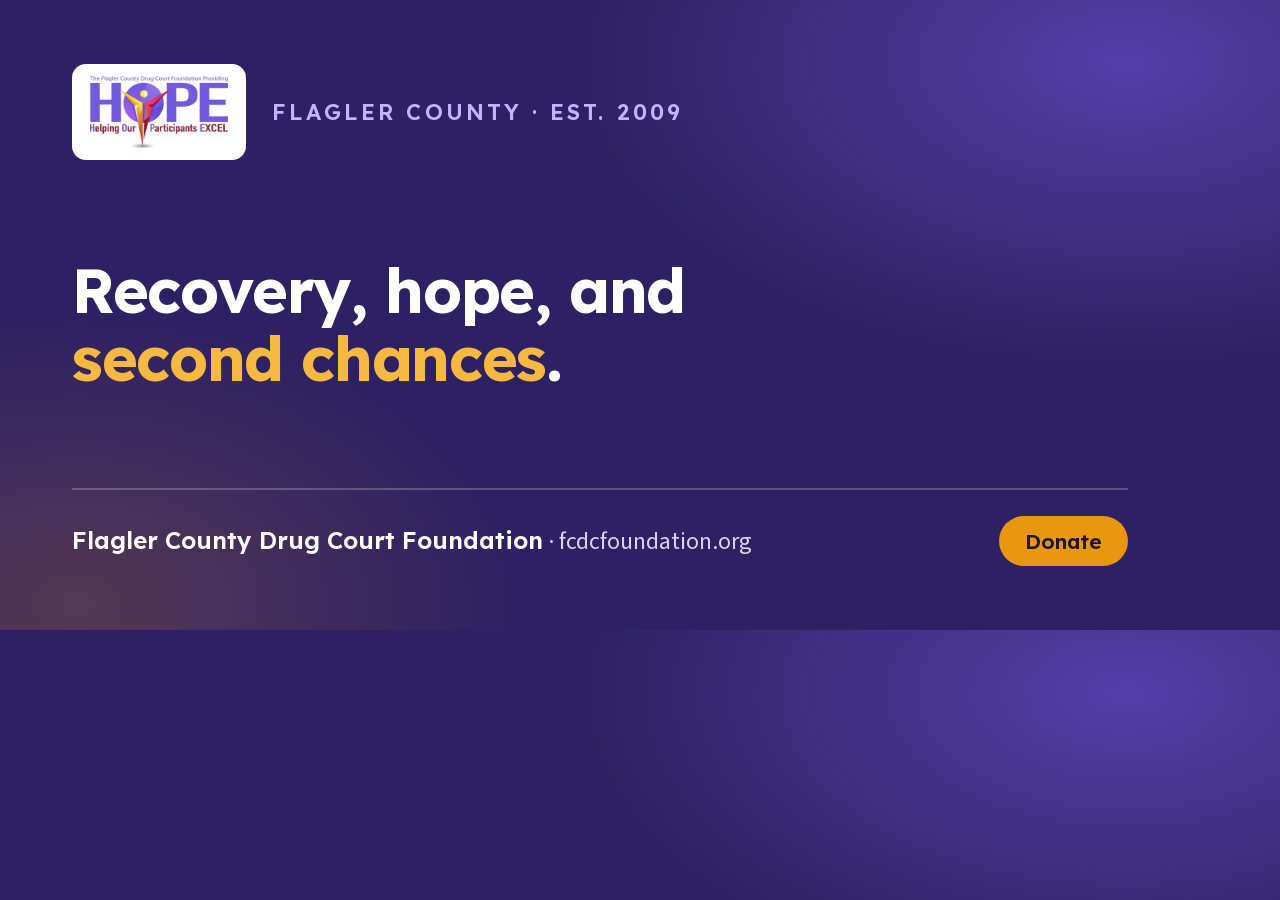
<file: tools/og-image.html>
<!DOCTYPE html>
<html lang="en">
<head>
<meta charset="utf-8">
<style>
  @font-face { font-family:'Lexend'; src:url('../assets/fonts/Lexend-var.woff2') format('woff2'); font-weight:400 700; }
  @font-face { font-family:'Source Sans 3'; src:url('../assets/fonts/SourceSans3-var.woff2') format('woff2'); font-weight:400 600; }
  * { margin:0; padding:0; box-sizing:border-box; }
  body {
    width:1200px; height:630px; overflow:hidden;
    background:#2E2163;
    background-image:
      radial-gradient(900px 500px at 88% 10%, rgba(115,89,222,.55), transparent 60%),
      radial-gradient(700px 460px at 6% 96%, rgba(232,152,16,.20), transparent 62%);
    color:#fff;
    font-family:'Source Sans 3', sans-serif;
    display:flex; flex-direction:column; justify-content:space-between;
    padding:64px 72px;
  }
  .top { display:flex; align-items:center; gap:26px; }
  .logo { height:96px; background:#fff; border-radius:14px; padding:12px 18px; }
  .kicker {
    font-family:'Lexend', sans-serif; font-weight:600; font-size:22px;
    letter-spacing:.14em; text-transform:uppercase; color:#C3B2FF;
  }
  h1 {
    font-family:'Lexend', sans-serif; font-weight:700;
    font-size:62px; line-height:1.1; letter-spacing:-.022em;
    max-width:19ch;
  }
  h1 em { font-style:normal; color:#F5B942; }
  .foot {
    display:flex; align-items:center; justify-content:space-between;
    border-top:2px solid rgba(255,255,255,.22); padding-top:26px;
    font-size:24px; color:#D9D2F2;
  }
  .foot strong { font-family:'Lexend',sans-serif; color:#fff; font-weight:600; }
  .pill {
    font-family:'Lexend',sans-serif; font-weight:600; font-size:21px;
    background:#E89810; color:#1B1630;
    padding:12px 26px; border-radius:999px;
  }
</style>
</head>
<body>
  <div class="top">
    <img class="logo" src="../assets/img/hope-logo.png" alt="">
    <span class="kicker">Flagler County · Est. 2009</span>
  </div>

  <h1>Recovery, hope, and <em>second chances</em>.</h1>

  <div class="foot">
    <span><strong>Flagler County Drug Court Foundation</strong> · fcdcfoundation.org</span>
    <span class="pill">Donate</span>
  </div>
</body>
</html>
</file>
<file: css/style.css>
@import url('../assets/fonts/fonts.css');

/* ==========================================================================
   FCDC HOPE Foundation — single stylesheet
   Style: "Accessible & Ethical" — WCAG AA/AAA, high contrast, large text.
   Palette sampled from the Foundation's own HOPE logo.
   ========================================================================== */

:root {
  /* ---- Brand (sampled from HOPE logo) ---- */
  --hope-purple:      #7359DE;  /* logo primary */
  --hope-purple-700:  #5B3FC4;  /* 7.1:1 on white — links, body accents */
  --hope-purple-800:  #4A3499;  /* 9.4:1 on white — headings */
  --hope-purple-900:  #2E2163;  /* deep surfaces */
  --hope-crimson:     #8C1533;  /* logo "EXCEL" — 9.3:1 on white */
  --hope-gold:        #E89810;  /* logo figure — donate CTA */
  --hope-gold-600:    #C67D06;

  /* ---- Semantic tokens ---- */
  --color-primary:        var(--hope-purple-700);
  --color-on-primary:     #FFFFFF;
  --color-accent:         var(--hope-gold);      /* donate only */
  --color-on-accent:      #1B1630;

  --color-bg:             #FFFFFF;
  --color-bg-tint:        #F7F5FD;  /* pale purple wash */
  --color-bg-warm:        #FBF8F3;  /* warm paper */
  --color-surface:        #FFFFFF;
  --color-surface-dark:   var(--hope-purple-900);

  --color-text:           #1B1630;  /* 17.4:1 on white */
  --color-text-muted:     #4A4658;  /* 8.9:1 on white */
  --color-text-invert:    #FFFFFF;
  --color-text-invert-mut:#D9D2F2;

  --color-border:         #E2DCF4;
  --color-border-strong:  #C4B8E8;
  --color-ring:           var(--hope-purple);

  --color-success:        #1E7A4D;
  --color-danger:         #A8232E;
  --color-note-bg:        #FFF8E6;
  --color-note-border:    #E8B84B;

  /* ---- Type scale ---- */
  --font-head: 'Lexend', ui-sans-serif, system-ui, -apple-system, 'Segoe UI', sans-serif;
  --font-body: 'Source Sans 3', ui-sans-serif, system-ui, -apple-system, 'Segoe UI', sans-serif;

  --fs-xs:   0.8125rem;  /* 13 — legal only */
  --fs-sm:   0.9375rem;  /* 15 */
  --fs-base: 1.0625rem;  /* 17 — body, generous for older donors */
  --fs-lg:   1.1875rem;
  --fs-xl:   1.375rem;
  --fs-2xl:  1.75rem;
  --fs-3xl:  2.125rem;
  --fs-4xl:  2.75rem;

  /* ---- Spacing (4/8 rhythm) ---- */
  --sp-1: 0.25rem; --sp-2: 0.5rem;  --sp-3: 0.75rem; --sp-4: 1rem;
  --sp-5: 1.5rem;  --sp-6: 2rem;    --sp-7: 3rem;    --sp-8: 4rem;
  --sp-9: 5.5rem;

  --radius-sm: 6px;
  --radius:    12px;
  --radius-lg: 18px;
  --radius-pill: 999px;

  --shadow-sm: 0 1px 2px rgba(27,22,48,.06), 0 1px 3px rgba(27,22,48,.08);
  --shadow:    0 2px 6px rgba(27,22,48,.07), 0 8px 24px rgba(27,22,48,.08);
  --shadow-lg: 0 8px 20px rgba(27,22,48,.10), 0 20px 48px rgba(27,22,48,.12);

  --container: 1120px;
  --measure: 68ch;

  --dur: 200ms;
  --ease: cubic-bezier(.2,.7,.3,1);

  /* z-index scale */
  --z-nav: 100;
  --z-sticky-cta: 90;
  --z-skip: 200;
}

/* ==========================================================================
   Reset / base
   ========================================================================== */
*, *::before, *::after { box-sizing: border-box; }
html { -webkit-text-size-adjust: 100%; scroll-behavior: smooth; }
@media (prefers-reduced-motion: reduce) { html { scroll-behavior: auto; } }

body {
  margin: 0;
  background: var(--color-bg);
  color: var(--color-text);
  font-family: var(--font-body);
  font-size: var(--fs-base);
  line-height: 1.65;
  -webkit-font-smoothing: antialiased;
  overflow-wrap: break-word;
}

h1, h2, h3, h4 {
  font-family: var(--font-head);
  color: var(--hope-purple-800);
  line-height: 1.2;
  letter-spacing: -0.015em;
  margin: 0 0 var(--sp-4);
  text-wrap: balance;
}
h1 { font-size: var(--fs-4xl); font-weight: 700; }
h2 { font-size: var(--fs-3xl); font-weight: 700; }
h3 { font-size: var(--fs-xl); font-weight: 600; }
h4 { font-size: var(--fs-lg); font-weight: 600; }

p, ul, ol { margin: 0 0 var(--sp-4); }
p { max-width: var(--measure); }

a { color: var(--hope-purple-700); text-decoration-thickness: 1.5px; text-underline-offset: 3px; }
a:hover { color: var(--hope-purple-800); }

img { max-width: 100%; height: auto; display: block; }

hr { border: 0; border-top: 1px solid var(--color-border); margin: var(--sp-6) 0; }

:focus-visible {
  outline: 3px solid var(--color-ring);
  outline-offset: 3px;
  border-radius: var(--radius-sm);
}

::selection { background: var(--hope-purple); color: #fff; }

/* ==========================================================================
   Layout helpers
   ========================================================================== */
.container {
  width: 100%;
  max-width: var(--container);
  margin-inline: auto;
  padding-inline: var(--sp-5);
}
@media (min-width: 768px) { .container { padding-inline: var(--sp-6); } }

.section { padding-block: var(--sp-7); }
@media (min-width: 768px) { .section { padding-block: var(--sp-9); } }

.section--tint { background: var(--color-bg-tint); }
.section--warm { background: var(--color-bg-warm); }
.section--dark {
  background: var(--color-surface-dark);
  color: var(--color-text-invert);
}
.section--dark h1, .section--dark h2, .section--dark h3 { color: #fff; }
.section--dark p { color: var(--color-text-invert-mut); }
.section--dark a:not(.btn) { color: #CDBEFF; }

.section__head { max-width: var(--measure); margin-bottom: var(--sp-6); }
.eyebrow {
  font-family: var(--font-head);
  font-size: var(--fs-sm);
  font-weight: 600;
  letter-spacing: 0.09em;
  text-transform: uppercase;
  color: var(--hope-purple-700);
  margin: 0 0 var(--sp-2);
}
.section--dark .eyebrow { color: #C3B2FF; }

.lede { font-size: var(--fs-lg); color: var(--color-text-muted); }
.section--dark .lede { color: var(--color-text-invert-mut); }

.skip-link {
  position: absolute; left: var(--sp-4); top: -100px;
  z-index: var(--z-skip);
  background: var(--hope-purple-800); color: #fff;
  padding: var(--sp-3) var(--sp-4);
  border-radius: 0 0 var(--radius) var(--radius);
  font-weight: 600;
  transition: top var(--dur) var(--ease);
}
.skip-link:focus { top: 0; color: #fff; }

/* ==========================================================================
   Buttons
   ========================================================================== */
.btn {
  display: inline-flex; align-items: center; justify-content: center; gap: var(--sp-2);
  min-height: 48px;
  padding: var(--sp-3) var(--sp-5);
  font-family: var(--font-head);
  font-size: var(--fs-base);
  font-weight: 600;
  line-height: 1.2;
  border: 2px solid transparent;
  border-radius: var(--radius-pill);
  text-decoration: none;
  cursor: pointer;
  text-align: center;
  touch-action: manipulation;
  transition: background-color var(--dur) var(--ease),
              border-color var(--dur) var(--ease),
              color var(--dur) var(--ease),
              box-shadow var(--dur) var(--ease),
              transform var(--dur) var(--ease);
}
.btn:active { transform: scale(.97); }
@media (prefers-reduced-motion: reduce) { .btn:active { transform: none; } }

/* Donate — gold, deliberately unlike anything else on the page */
.btn--donate {
  background: var(--color-accent);
  color: var(--color-on-accent);
  box-shadow: var(--shadow-sm);
}
.btn--donate:hover { background: var(--hope-gold-600); color: var(--color-on-accent); box-shadow: var(--shadow); }

.btn--primary { background: var(--hope-purple-700); color: #fff; }
.btn--primary:hover { background: var(--hope-purple-800); color: #fff; }

.btn--outline {
  background: transparent;
  color: var(--hope-purple-700);
  border-color: var(--color-border-strong);
}
.btn--outline:hover { background: var(--color-bg-tint); color: var(--hope-purple-800); border-color: var(--hope-purple); }

.section--dark .btn--outline { color: #fff; border-color: rgba(255,255,255,.45); }
.section--dark .btn--outline:hover { background: rgba(255,255,255,.1); color: #fff; border-color: #fff; }

.btn--lg { min-height: 56px; padding: var(--sp-4) var(--sp-6); font-size: var(--fs-lg); }
.btn--block { display: flex; width: 100%; }

.btn-row { display: flex; flex-wrap: wrap; gap: var(--sp-3); align-items: center; }

/* ==========================================================================
   Header / nav
   ========================================================================== */
.site-header {
  position: sticky; top: 0; z-index: var(--z-nav);
  background: rgba(255,255,255,.97);
  border-bottom: 1px solid var(--color-border);
  backdrop-filter: saturate(140%) blur(8px);
}
.site-header__inner {
  display: flex; align-items: center; gap: var(--sp-4);
  min-height: 68px;
  padding-block: var(--sp-2);
}
.brand { display: flex; align-items: center; gap: var(--sp-3); text-decoration: none; margin-right: auto; flex-shrink: 0; }
.brand img { display: block; height: 44px; width: auto; }
.brand__text { display: none; }
/* Wordmark text only while the nav is collapsed (480–1099px). On desktop the
   eight nav items + Donate need the whole 1120px container, and the logo
   already carries the full name — the text was wrapping to four lines and
   colliding with "Home". */
@media (min-width: 480px) and (max-width: 1099.98px) {
  .brand__text {
    display: block;
    font-family: var(--font-head);
    font-weight: 600;
    font-size: var(--fs-sm);
    line-height: 1.25;
    color: var(--hope-purple-800);
    max-width: 15ch;
  }
}

.nav-toggle {
  display: inline-flex; align-items: center; justify-content: center; gap: var(--sp-2);
  min-height: 44px; min-width: 44px;
  padding: var(--sp-2) var(--sp-3);
  background: transparent;
  border: 2px solid var(--color-border-strong);
  border-radius: var(--radius-pill);
  color: var(--hope-purple-800);
  font-family: var(--font-head); font-weight: 600; font-size: var(--fs-sm);
  cursor: pointer;
}
.nav-toggle:hover { background: var(--color-bg-tint); }
.nav-toggle svg { width: 20px; height: 20px; }
.nav-toggle__close { display: none; }
.nav-toggle[aria-expanded="true"] .nav-toggle__open { display: none; }
.nav-toggle[aria-expanded="true"] .nav-toggle__close { display: block; }

.site-nav ul { list-style: none; margin: 0; padding: 0; }
.site-nav a {
  display: block;
  font-family: var(--font-head);
  font-weight: 500;
  text-decoration: none;
  color: var(--color-text);
  border-radius: var(--radius-sm);
}
.site-nav a:hover { color: var(--hope-purple-700); }
.site-nav a[aria-current="page"] { color: var(--hope-purple-800); font-weight: 600; }

/* Mobile nav panel */
@media (max-width: 1099px) {
  .site-nav {
    display: none;
    position: absolute; left: 0; right: 0; top: 100%;
    background: #fff;
    border-bottom: 1px solid var(--color-border);
    box-shadow: var(--shadow);
    padding: var(--sp-3) var(--sp-5) var(--sp-5);
  }
  .site-nav.is-open { display: block; }
  .site-nav li + li { border-top: 1px solid var(--color-border); }
  .site-nav a { padding: var(--sp-4) var(--sp-1); min-height: 48px; }
  .site-nav a[aria-current="page"] { border-left: 3px solid var(--hope-purple); padding-left: var(--sp-3); }
  .header-donate { display: none; }
}

@media (min-width: 1100px) {
  .nav-toggle { display: none; }
  .brand img { height: 52px; }
  .site-nav { display: block; flex-shrink: 0; }
  .site-nav ul { display: flex; align-items: center; gap: var(--sp-2); }
  .site-nav a { padding: var(--sp-2) var(--sp-3); font-size: var(--fs-sm); white-space: nowrap; }
  .site-nav a[aria-current="page"] { background: var(--color-bg-tint); }
  .header-donate { margin-left: var(--sp-3); }
}

/* Sticky mobile donate bar */
.mobile-donate {
  position: fixed; left: 0; right: 0; bottom: 0;
  z-index: var(--z-sticky-cta);
  padding: var(--sp-3) var(--sp-4);
  padding-bottom: calc(var(--sp-3) + env(safe-area-inset-bottom, 0px));
  background: rgba(255,255,255,.98);
  border-top: 1px solid var(--color-border);
  box-shadow: 0 -4px 16px rgba(27,22,48,.10);
  backdrop-filter: blur(8px);
}
@media (min-width: 1100px) { .mobile-donate { display: none; } }
body.has-mobile-donate { padding-bottom: 88px; }
@media (min-width: 1100px) { body.has-mobile-donate { padding-bottom: 0; } }

/* ==========================================================================
   Hero
   ========================================================================== */
.hero {
  position: relative;
  background: linear-gradient(180deg, var(--color-bg-tint) 0%, #fff 100%);
  padding-block: var(--sp-7) var(--sp-7);
  overflow: hidden;
}
@media (min-width: 768px) { .hero { padding-block: var(--sp-8) var(--sp-8); } }

.hero__grid { display: grid; gap: var(--sp-6); align-items: center; }
@media (min-width: 900px) { .hero__grid { grid-template-columns: 1.05fr .95fr; gap: var(--sp-8); } }

.hero h1 { font-size: clamp(2rem, 6vw, 3.25rem); margin-bottom: var(--sp-5); }
.hero__lede { font-size: var(--fs-lg); color: var(--color-text-muted); margin-bottom: var(--sp-6); }

.hero__media {
  position: relative;
  border-radius: var(--radius-lg);
  overflow: hidden;
  box-shadow: var(--shadow-lg);
  aspect-ratio: 4 / 3;
}
.hero__media img { width: 100%; height: 100%; object-fit: cover; }

.hero__badge {
  display: inline-flex; align-items: center; gap: var(--sp-2);
  background: #fff;
  border: 1px solid var(--color-border-strong);
  border-radius: var(--radius-pill);
  padding: var(--sp-2) var(--sp-4);
  font-size: var(--fs-sm);
  font-weight: 600;
  font-family: var(--font-head);
  color: var(--hope-purple-800);
  margin-bottom: var(--sp-5);
  box-shadow: var(--shadow-sm);
}
.hero__badge svg { width: 16px; height: 16px; color: var(--hope-purple); }

/* --- Full-bleed photo hero (home) -------------------------------------- */
.hero--photo {
  isolation: isolate;
  background: #140E32;
  color: var(--color-text-invert);
  padding-block: var(--sp-8);
}
@media (min-width: 768px) { .hero--photo { padding-block: var(--sp-8); } }
/* The wider the window, the harsher a short block crops the photo — so the
   block grows with the width to keep the figures whole, and stops at 760px
   however large the window gets. */
@media (min-width: 900px) {
  .hero--photo {
    min-block-size: min(40vw, 760px);
    max-block-size: 760px;
    display: flex;
    align-items: center;
  }
  .hero--photo > .container { inline-size: 100%; }
}

.hero__bg { position: absolute; inset: 0; z-index: -2; }

.hero__bg img {
  width: 100%; height: 100%;
  object-fit: cover;
  object-position: 50% 42%;
}

/* Scrim — heavy behind the words, clearing toward the sunburst on the right. */
.hero--photo::after {
  content: "";
  position: absolute; inset: 0; z-index: -1;
  background: linear-gradient(180deg,
      rgba(20,14,50,.82) 0%,
      rgba(20,14,50,.62) 55%,
      rgba(20,14,50,.86) 100%);
}
@media (min-width: 900px) {
  .hero--photo::after {
    background:
      linear-gradient(100deg,
        rgba(20,14,50,.95) 0%,
        rgba(20,14,50,.90) 26%,
        rgba(20,14,50,.74) 43%,
        rgba(20,14,50,.40) 63%,
        rgba(20,14,50,.10) 85%,
        rgba(20,14,50,0) 100%),
      linear-gradient(180deg,
        rgba(20,14,50,.28) 0%,
        rgba(20,14,50,0) 30%,
        rgba(20,14,50,0) 76%,
        rgba(20,14,50,.16) 100%);
  }
}

/* The copy sits on a translucent pane that dissolves into the photograph. */
.hero__panel {
  max-width: 41rem;
  padding-block: var(--sp-4);
}
@media (min-width: 900px) {
  .hero__panel { padding-block: var(--sp-5); }
}

.hero--photo h1 {
  color: var(--color-text-invert);
  font-size: clamp(1.9rem, 4.4vw, 3rem);
  text-shadow: 0 2px 18px rgba(12,8,32,.55);
}
.hero--photo .hero__lede {
  color: var(--color-text-invert-mut);
  text-shadow: 0 1px 12px rgba(12,8,32,.55);
}
.hero--photo .hero__badge {
  background: rgba(255,255,255,.14);
  border-color: rgba(255,255,255,.34);
  color: var(--color-text-invert);
  box-shadow: none;
  -webkit-backdrop-filter: blur(6px);
  backdrop-filter: blur(6px);
}
.hero--photo .hero__badge svg { color: var(--hope-gold); }

.hero--photo .btn--outline { color: #fff; border-color: rgba(255,255,255,.5); }
.hero--photo .btn--outline:hover {
  background: rgba(255,255,255,.12); color: #fff; border-color: #fff;
}

/* Page hero (interior pages) */
.page-hero {
  background: var(--color-bg-tint);
  border-bottom: 1px solid var(--color-border);
  padding-block: var(--sp-7);
}
.page-hero h1 { margin-bottom: var(--sp-3); }
.page-hero p { font-size: var(--fs-lg); color: var(--color-text-muted); margin-bottom: 0; }

/* ==========================================================================
   The economic case
   ========================================================================== */
.cost-compare {
  display: grid; gap: var(--sp-4);
  margin-block: var(--sp-6);
}
@media (min-width: 720px) { .cost-compare { grid-template-columns: 1fr 1fr; gap: var(--sp-5); } }

.cost-card {
  border-radius: var(--radius-lg);
  padding: var(--sp-6);
  border: 2px solid var(--color-border);
  background: #fff;
  display: flex; flex-direction: column;
}
.cost-card--prison { border-color: #E4C9CE; background: #FDF7F8; }
.cost-card--court  { border-color: var(--hope-purple); background: var(--color-bg-tint); }

.cost-card__label {
  font-family: var(--font-head);
  font-size: var(--fs-sm); font-weight: 600;
  letter-spacing: .07em; text-transform: uppercase;
  color: var(--color-text-muted);
  margin-bottom: var(--sp-3);
}
.cost-card__figure {
  font-family: var(--font-head);
  font-size: clamp(2.5rem, 9vw, 3.5rem);
  font-weight: 700;
  line-height: 1;
  letter-spacing: -0.03em;
  font-variant-numeric: tabular-nums;
  margin-bottom: var(--sp-2);
}
.cost-card--prison .cost-card__figure { color: var(--hope-crimson); }
.cost-card--court  .cost-card__figure { color: var(--hope-purple-800); }
.cost-card__unit { font-size: var(--fs-sm); color: var(--color-text-muted); font-weight: 600; display: block; margin-bottom: var(--sp-4); }
.cost-card__desc { font-size: var(--fs-sm); color: var(--color-text-muted); margin: 0; }

/* Proportional bars — visual, not color-only */
.cost-bar { height: 14px; border-radius: var(--radius-pill); background: #EDE7F9; overflow: hidden; margin-bottom: var(--sp-4); }
.cost-bar__fill { height: 100%; border-radius: var(--radius-pill); }
.cost-card--prison .cost-bar__fill { background: var(--hope-crimson); }
.cost-card--court  .cost-bar__fill { background: var(--hope-purple); }

.source-note {
  font-size: var(--fs-sm);
  color: var(--color-text-muted);
  background: var(--color-bg-warm);
  border-left: 3px solid var(--color-border-strong);
  padding: var(--sp-4) var(--sp-5);
  border-radius: 0 var(--radius) var(--radius) 0;
  max-width: var(--measure);
}
.source-note p { font-size: inherit; margin-bottom: var(--sp-2); }
.source-note p:last-child { margin-bottom: 0; }

/* ==========================================================================
   Cards / grids
   ========================================================================== */
.grid { display: grid; gap: var(--sp-5); }
.grid--2 { grid-template-columns: 1fr; }
.grid--3 { grid-template-columns: 1fr; }
@media (min-width: 640px) { .grid--2 { grid-template-columns: repeat(2, 1fr); } }
@media (min-width: 860px) { .grid--3 { grid-template-columns: repeat(3, 1fr); } }

.card {
  background: var(--color-surface);
  border: 1px solid var(--color-border);
  border-radius: var(--radius-lg);
  padding: var(--sp-6);
  box-shadow: var(--shadow-sm);
  display: flex; flex-direction: column;
}
.card h3 { margin-bottom: var(--sp-3); }
.card p { margin-bottom: var(--sp-4); }
.card > :last-child { margin-bottom: 0; margin-top: auto; }

.card__icon {
  width: 48px; height: 48px;
  display: grid; place-items: center;
  border-radius: var(--radius);
  background: var(--color-bg-tint);
  color: var(--hope-purple-700);
  margin-bottom: var(--sp-4);
}
.card__icon svg { width: 26px; height: 26px; }

/* Giving tiers */
.tier {
  background: #fff;
  border: 2px solid var(--color-border);
  border-radius: var(--radius-lg);
  padding: var(--sp-6);
  display: flex; flex-direction: column;
  transition: border-color var(--dur) var(--ease), box-shadow var(--dur) var(--ease);
}
.tier:hover { border-color: var(--hope-purple); box-shadow: var(--shadow); }
.tier--featured { border-color: var(--hope-purple); box-shadow: var(--shadow); position: relative; }
.tier__flag {
  position: absolute; top: -13px; left: var(--sp-5);
  background: var(--hope-purple-800); color: #fff;
  font-family: var(--font-head); font-size: var(--fs-xs); font-weight: 600;
  letter-spacing: .06em; text-transform: uppercase;
  padding: var(--sp-1) var(--sp-3);
  border-radius: var(--radius-pill);
}
.tier__amount {
  font-family: var(--font-head);
  font-size: var(--fs-3xl); font-weight: 700;
  color: var(--hope-purple-800);
  font-variant-numeric: tabular-nums;
  line-height: 1;
  margin-bottom: var(--sp-2);
}
.tier__buys { font-family: var(--font-head); font-weight: 600; font-size: var(--fs-lg); color: var(--color-text); margin-bottom: var(--sp-3); }
.tier p { font-size: var(--fs-sm); color: var(--color-text-muted); }
/* Buttons sit on the card floor so every button in a row lines up,
   however long the description above it runs. */
.tier > p:last-of-type { margin-bottom: var(--sp-5); }
.tier .btn { margin-top: auto; }

/* Outcomes / stats */
.stats { display: grid; gap: var(--sp-5); }
@media (min-width: 640px) { .stats { grid-template-columns: repeat(3, 1fr); } }
.stat {
  text-align: center;
  padding: var(--sp-5);
  border-radius: var(--radius-lg);
  background: rgba(255,255,255,.07);
  border: 1px solid rgba(255,255,255,.16);
}
.stat__figure {
  font-family: var(--font-head);
  font-size: var(--fs-3xl); font-weight: 700; line-height: 1.1;
  color: #fff;
  font-variant-numeric: tabular-nums;
  margin-bottom: var(--sp-2);
}
.stat__label { font-size: var(--fs-sm); color: var(--color-text-invert-mut); margin: 0; }

/* Logo wall */
.logo-wall {
  display: grid;
  grid-template-columns: repeat(2, 1fr);
  gap: var(--sp-5);
  align-items: center;
}
@media (min-width: 640px) { .logo-wall { grid-template-columns: repeat(3, 1fr); } }
@media (min-width: 900px) { .logo-wall { grid-template-columns: repeat(4, 1fr); } }
.logo-wall img {
  max-height: 68px; width: auto; margin-inline: auto;
  filter: grayscale(1); opacity: .78;
  transition: filter var(--dur) var(--ease), opacity var(--dur) var(--ease);
}
.logo-wall a:hover img, .logo-wall img:hover { filter: none; opacity: 1; }

/* Gallery */
.gallery { display: grid; grid-template-columns: repeat(2, 1fr); gap: var(--sp-3); }
@media (min-width: 700px) { .gallery { grid-template-columns: repeat(4, 1fr); } }
.gallery img {
  width: 100%; aspect-ratio: 1; object-fit: cover;
  border-radius: var(--radius);
}

/* ==========================================================================
   Callouts / notes
   ========================================================================== */
.callout {
  border-radius: var(--radius-lg);
  padding: var(--sp-6);
  background: var(--color-bg-tint);
  border: 1px solid var(--color-border-strong);
}
.callout--gold { background: var(--color-note-bg); border-color: var(--color-note-border); }
.callout > :last-child { margin-bottom: 0; }

/* Editorial placeholder — visible to the client, obvious in review */
.placeholder {
  background: repeating-linear-gradient(135deg, #FFF8E6, #FFF8E6 10px, #FFF3D6 10px, #FFF3D6 20px);
  border: 2px dashed var(--color-note-border);
  border-radius: var(--radius);
  padding: var(--sp-4) var(--sp-5);
  color: #6B4A00;
  font-size: var(--fs-sm);
}
.placeholder > :last-child { margin-bottom: 0; }
.placeholder strong { font-family: var(--font-head); }
/* A placeholder keeps its own light card colours even inside a dark section —
   otherwise .section--dark's light text lands on the pale amber and vanishes. */
.section--dark .placeholder,
.section--dark .placeholder p,
.section--dark .placeholder li { color: #6B4A00; }
.section--dark .placeholder a { color: #7A3E00; }
.placeholder code {
  background: rgba(0,0,0,.06); padding: 2px 6px; border-radius: 4px;
  font-size: .95em;
}

/* Help-now strip */
.help-now {
  background: var(--hope-crimson);
  color: #fff;
}
.help-now a { color: #fff; font-weight: 600; }
.help-now__inner {
  display: flex; flex-wrap: wrap; gap: var(--sp-3) var(--sp-5);
  align-items: center; justify-content: center;
  padding-block: var(--sp-4);
  text-align: center;
  font-size: var(--fs-sm);
}
.help-now__label { font-family: var(--font-head); font-weight: 600; }

/* ==========================================================================
   Prose lists
   ========================================================================== */
.list-check { list-style: none; padding: 0; max-width: var(--measure); }
.list-check li {
  position: relative; padding-left: var(--sp-6); margin-bottom: var(--sp-3);
}
.list-check li::before {
  content: ""; position: absolute; left: 0; top: .45em;
  width: 18px; height: 18px;
  background: var(--hope-purple);
  -webkit-mask: url("data:image/svg+xml,%3Csvg xmlns='http://www.w3.org/2000/svg' viewBox='0 0 20 20'%3E%3Cpath d='M7.6 14.3 3.7 10.4l1.4-1.4 2.5 2.5 7.3-7.3 1.4 1.4z'/%3E%3C/svg%3E") center/contain no-repeat;
  mask: url("data:image/svg+xml,%3Csvg xmlns='http://www.w3.org/2000/svg' viewBox='0 0 20 20'%3E%3Cpath d='M7.6 14.3 3.7 10.4l1.4-1.4 2.5 2.5 7.3-7.3 1.4 1.4z'/%3E%3C/svg%3E") center/contain no-repeat;
}
.section--dark .list-check li::before { background: #C3B2FF; }

.steps { counter-reset: step; list-style: none; padding: 0; max-width: var(--measure); }
.steps li {
  counter-increment: step;
  position: relative; padding-left: var(--sp-7); margin-bottom: var(--sp-5);
}
.steps li::before {
  content: counter(step);
  position: absolute; left: 0; top: 0;
  width: 34px; height: 34px;
  display: grid; place-items: center;
  border-radius: 50%;
  background: var(--hope-purple-700); color: #fff;
  font-family: var(--font-head); font-weight: 700; font-size: var(--fs-sm);
}
.steps h3 { margin-bottom: var(--sp-2); }

/* ==========================================================================
   Donation embed
   ========================================================================== */
.donate-embed {
  background: #fff;
  border: 1px solid var(--color-border);
  border-radius: var(--radius-lg);
  box-shadow: var(--shadow);
  overflow: hidden;
  min-height: 640px;
}
.donate-embed iframe { display: block; width: 100%; min-height: 640px; border: 0; }

/* ==========================================================================
   Forms
   ========================================================================== */
.form { max-width: 34rem; }
.field { margin-bottom: var(--sp-5); }
.field label {
  display: block;
  font-family: var(--font-head); font-weight: 600; font-size: var(--fs-sm);
  margin-bottom: var(--sp-2);
}
.field .req { color: var(--color-danger); }
.field input, .field select, .field textarea {
  width: 100%;
  min-height: 48px;
  padding: var(--sp-3) var(--sp-4);
  font-family: var(--font-body);
  font-size: var(--fs-base);
  color: var(--color-text);
  background: #fff;
  border: 2px solid var(--color-border-strong);
  border-radius: var(--radius);
}
.field textarea { min-height: 140px; resize: vertical; }
.field input:focus, .field select:focus, .field textarea:focus {
  border-color: var(--hope-purple);
  outline: 3px solid rgba(115,89,222,.28);
  outline-offset: 0;
}
.field__help { font-size: var(--fs-sm); color: var(--color-text-muted); margin: var(--sp-2) 0 0; }
.field__error { font-size: var(--fs-sm); color: var(--color-danger); font-weight: 600; margin: var(--sp-2) 0 0; display: none; }
.field.has-error input, .field.has-error textarea, .field.has-error select { border-color: var(--color-danger); }
.field.has-error .field__error { display: block; }

.form__status { margin-top: var(--sp-4); font-weight: 600; }

/* honeypot */
.hp { position: absolute; left: -9999px; width: 1px; height: 1px; overflow: hidden; }

/* ==========================================================================
   Contact details
   ========================================================================== */
.detail-list { list-style: none; padding: 0; margin: 0; }
.detail-list li { display: flex; gap: var(--sp-4); margin-bottom: var(--sp-5); align-items: flex-start; }
.detail-list svg { width: 22px; height: 22px; color: var(--hope-purple-700); flex-shrink: 0; margin-top: 3px; }
.detail-list__label { font-family: var(--font-head); font-weight: 600; display: block; }

/* ==========================================================================
   FAQ
   ========================================================================== */
.faq { max-width: var(--measure); }
.faq details {
  border: 1px solid var(--color-border);
  border-radius: var(--radius);
  margin-bottom: var(--sp-3);
  background: #fff;
}
.faq summary {
  cursor: pointer;
  padding: var(--sp-4) var(--sp-5);
  font-family: var(--font-head); font-weight: 600;
  min-height: 48px;
  display: flex; align-items: center;
  list-style: none;
}
.faq summary::-webkit-details-marker { display: none; }
.faq summary::after {
  content: ""; margin-left: auto; width: 12px; height: 12px;
  border-right: 2px solid var(--hope-purple-700);
  border-bottom: 2px solid var(--hope-purple-700);
  transform: rotate(45deg); transition: transform var(--dur) var(--ease);
  flex-shrink: 0;
}
.faq details[open] summary::after { transform: rotate(-135deg); }
.faq .faq__body { padding: 0 var(--sp-5) var(--sp-5); }
.faq .faq__body > :last-child { margin-bottom: 0; }

/* ==========================================================================
   Footer
   ========================================================================== */
.site-footer {
  background: var(--hope-purple-900);
  color: var(--color-text-invert-mut);
  padding-block: var(--sp-7) var(--sp-5);
  font-size: var(--fs-sm);
}
.site-footer h2, .site-footer h3 { color: #fff; font-size: var(--fs-base); margin-bottom: var(--sp-4); }
.site-footer a { color: #CDBEFF; }
.site-footer a:hover { color: #fff; }
.site-footer ul { list-style: none; padding: 0; }
.site-footer li { margin-bottom: var(--sp-2); }
.site-footer p { max-width: none; }

.footer__grid { display: grid; gap: var(--sp-6); }
@media (min-width: 640px) { .footer__grid { grid-template-columns: repeat(2, 1fr); } }
@media (min-width: 960px) { .footer__grid { grid-template-columns: 1.4fr 1fr 1fr 1.2fr; gap: var(--sp-6); } }

.footer__brand img { height: 56px; width: auto; margin-bottom: var(--sp-4); background: #fff; border-radius: var(--radius-sm); padding: var(--sp-2); }

.footer__legal {
  margin-top: var(--sp-6);
  padding-top: var(--sp-5);
  border-top: 1px solid rgba(255,255,255,.18);
}
.footer__disclosure {
  font-size: var(--fs-xs);
  line-height: 1.6;
  color: #B9AEDD;
  max-width: 92ch;
}
.footer__meta {
  display: flex; flex-wrap: wrap; gap: var(--sp-2) var(--sp-5);
  margin-bottom: var(--sp-4);
  font-family: var(--font-head); font-weight: 600; color: #fff;
}

.footer__help {
  background: rgba(255,255,255,.08);
  border: 1px solid rgba(255,255,255,.2);
  border-radius: var(--radius);
  padding: var(--sp-4) var(--sp-5);
  margin-bottom: var(--sp-6);
}
.footer__help h3 { margin-bottom: var(--sp-2); }
.footer__help ul { margin: 0; }
.footer__help li { margin-bottom: var(--sp-1); }

/* ==========================================================================
   Utilities
   ========================================================================== */
.visually-hidden {
  position: absolute !important; width: 1px; height: 1px;
  padding: 0; margin: -1px; overflow: hidden;
  clip: rect(0 0 0 0); white-space: nowrap; border: 0;
}
[hidden] { display: none !important; }
.text-center { text-align: center; }
.mb-0 { margin-bottom: 0; }
.mt-5 { margin-top: var(--sp-5); }
.mt-7 { margin-top: var(--sp-7); }
.mt-6 { margin-top: var(--sp-6); }
.narrow { max-width: var(--measure); }

/* Reveal-on-scroll (progressive enhancement; no-JS shows everything) */
@media (prefers-reduced-motion: no-preference) {
  .js .reveal { opacity: 0; transform: translateY(16px); transition: opacity 500ms var(--ease), transform 500ms var(--ease); }
  .js .reveal.is-visible { opacity: 1; transform: none; }
}

/* ==========================================================================
   Podcast  (podcast.html, plus teasers on index.html and about.html)
   ========================================================================== */
.podcast-layout { display: grid; gap: var(--sp-7); align-items: start; }
@media (min-width: 900px) {
  .podcast-layout { grid-template-columns: minmax(0, 420px) minmax(0, 1fr); gap: var(--sp-8); }
  .podcast-player { position: sticky; top: var(--sp-6); }
}

/* The clip is square cover art. Locking the box to 1:1 stops the poster from
   letterboxing inside a 16:9 default and keeps the layout from jumping when
   the video element finally loads its own metadata. */
.podcast-video {
  display: block;
  width: 100%;
  aspect-ratio: 1;
  height: auto;
  background: var(--hope-purple-900);
  border-radius: var(--radius-lg);
  box-shadow: var(--shadow);
}
.podcast-caption {
  font-size: var(--fs-sm);
  color: var(--color-text-muted);
  margin: var(--sp-4) 0 0;
}

.lyrics {
  margin: 0;
  padding: var(--sp-6);
  background: #fff;
  border: 1px solid var(--color-border);
  border-left: 4px solid var(--hope-purple);
  border-radius: var(--radius);
  font-size: var(--fs-lg);
  line-height: 1.8;
}
.lyrics p { max-width: none; }

/* Teaser card — cover art beside a short pitch */
.podcast-teaser {
  display: grid;
  gap: var(--sp-5);
  align-items: center;
}
@media (min-width: 640px) {
  .podcast-teaser { grid-template-columns: 180px minmax(0, 1fr); gap: var(--sp-6); }
  .podcast-teaser--lg { grid-template-columns: 300px minmax(0, 1fr); gap: var(--sp-8); }
}
.podcast-teaser__art {
  display: block;
  max-width: 300px;
  border-radius: var(--radius-lg);
  overflow: hidden;
  box-shadow: var(--shadow);
  line-height: 0;
}
.podcast-teaser__art img { width: 100%; height: auto; }
.podcast-teaser__body > :last-child { margin-bottom: 0; }
/* Inside .section--dark the body copy inherits the light text it needs; the
   art is decorative and carries no colour of its own. */

/* ==========================================================================
   Events calendar  (events.html)
   The month grid is progressive enhancement — the full event list underneath is
   plain HTML and works with JavaScript off.
   ========================================================================== */
.cal-layout { display: grid; grid-template-columns: minmax(0, 1fr); gap: var(--sp-7); align-items: start; }
.cal-layout > * { min-width: 0; } /* the event slideshow's flex row must not widen the page */
@media (min-width: 900px) {
  .cal-layout { grid-template-columns: minmax(0, 380px) minmax(0, 1fr); gap: var(--sp-8); }
}

.cal__bar {
  display: flex; align-items: center; justify-content: space-between;
  gap: var(--sp-3); margin-bottom: var(--sp-4);
}
.cal__month {
  font-family: var(--font-head); font-weight: 600; font-size: var(--fs-xl);
  color: var(--hope-purple-800); margin: 0;
}
.cal__nav { display: flex; gap: var(--sp-2); }
.cal__nav button {
  width: 2.75rem; height: 2.75rem; display: grid; place-items: center;
  background: var(--color-surface); color: var(--hope-purple-700);
  border: 1px solid var(--color-border-strong); border-radius: var(--radius-sm);
  cursor: pointer; transition: background var(--dur) var(--ease);
}
.cal__nav button:hover { background: var(--color-bg-tint); }
.cal__nav svg { width: 1.25rem; height: 1.25rem; }

table.cal__grid {
  width: 100%; border-collapse: collapse; table-layout: fixed;
  background: var(--color-surface); border: 1px solid var(--color-border);
  border-radius: var(--radius); overflow: hidden;
}
table.cal__grid th {
  font-family: var(--font-head); font-size: var(--fs-sm); font-weight: 600;
  color: var(--color-text-muted); text-transform: uppercase; letter-spacing: .06em;
  padding: var(--sp-3) 0; background: var(--color-bg-tint);
  border-bottom: 1px solid var(--color-border);
}
table.cal__grid td {
  border: 1px solid var(--color-border); vertical-align: top;
  padding: var(--sp-2) var(--sp-2) var(--sp-3); height: 4.25rem;
}
table.cal__grid td.is-blank { background: var(--color-bg-tint); }
.cal__num { display: block; font-size: var(--fs-sm); color: var(--color-text-muted); }
td[aria-current="date"] .cal__num {
  font-weight: 700; color: var(--color-on-primary); background: var(--hope-purple-700);
  width: 1.75rem; height: 1.75rem; border-radius: 50%; display: grid; place-items: center;
}
td.has-events { background: #FCFBFF; }
/* The day of the event showing in the slideshow alongside */
td.is-active { background: #EDE8FB; box-shadow: inset 0 0 0 2px var(--hope-purple); }
td.is-active .cal__num { color: var(--hope-purple-800); font-weight: 700; }
td[aria-current="date"].is-active .cal__num { color: var(--color-on-primary); }

/* A dot, not a title: seven columns in a 380px rail cannot hold readable text,
   and the full detail sits in the list alongside. The accessible name is intact. */
.cal__evt {
  display: inline-block; width: .6rem; height: .6rem; border-radius: 50%;
  margin: 5px 2px 0; vertical-align: top; text-decoration: none;
}
.cal__evt:hover { transform: scale(1.35); }
.cal__evt:focus-visible { outline: 2px solid var(--color-ring); outline-offset: 3px; }

.cal-legend {
  list-style: none; margin: var(--sp-4) 0 0; padding: 0;
  display: flex; flex-wrap: wrap; gap: var(--sp-4);
  font-size: var(--fs-sm); color: var(--color-text-muted);
}
.cal-legend li { display: flex; align-items: center; gap: var(--sp-2); }
.cal-legend span { width: .6rem; height: .6rem; border-radius: 50%; display: inline-block; }
/* Solid, not the pale chip tints — these are 10px dots on white and have to carry. */
.cal__evt--fundraiser { background: var(--hope-gold-600); }
.cal__evt--training   { background: var(--hope-purple-700); }
.cal__evt--community  { background: var(--hope-crimson); }

@media (max-width: 560px) {
  table.cal__grid td { height: 3.25rem; padding: var(--sp-2) 4px; }
}

/* ---- Event list: a horizontal slideshow ----
   Scroll-snap does the sliding, so with JavaScript off it is still a sideways
   scroll with a visible scrollbar. calendar.js adds arrows, dots and the count
   (and only then hides the scrollbar). One event fills the width at a time. */
.evt-slider { margin-top: var(--sp-5); }
.evt-list {
  list-style: none; margin: 0; padding: 4px; /* room for the card shadow */
  display: flex; gap: var(--sp-5);
  overflow-x: auto; overscroll-behavior-x: contain;
  scroll-snap-type: x mandatory; scroll-behavior: smooth;
  -webkit-overflow-scrolling: touch;
  position: relative;
}
.evt-list > .evt { flex: 0 0 100%; scroll-snap-align: start; scroll-snap-stop: always; }
.evt-slider.is-ready .evt-list { scrollbar-width: none; }
.evt-slider.is-ready .evt-list::-webkit-scrollbar { display: none; }
@media (prefers-reduced-motion: reduce) { .evt-list { scroll-behavior: auto; } }

.evt-slider__bar {
  display: flex; align-items: center; justify-content: space-between;
  gap: var(--sp-3); margin-bottom: var(--sp-3);
}
.evt-slider__count {
  margin: 0; font-family: var(--font-head); font-weight: 600;
  font-size: var(--fs-sm); color: var(--color-text-muted);
}
.evt-slider__count b { color: var(--hope-purple-800); font-weight: 700; }
.evt-slider__nav button:disabled { opacity: .35; cursor: default; }
.evt-slider__nav button:disabled:hover { background: var(--color-surface); }
.evt-slider__dots {
  display: flex; justify-content: center; gap: var(--sp-2);
  margin: var(--sp-4) 0 0; padding: 0; list-style: none;
}
.evt-slider__dots button {
  width: 2rem; height: 1.5rem; display: grid; place-items: center;
  background: none; border: 0; padding: 0; cursor: pointer;
}
.evt-slider__dots button::before {
  content: ""; width: .625rem; height: .625rem; border-radius: 50%;
  background: var(--color-border-strong);
  transition: background var(--dur) var(--ease), transform var(--dur) var(--ease);
}
.evt-slider__dots button:hover::before { background: #B7A6F2; }
.evt-slider__dots button[aria-current="true"]::before { background: var(--hope-purple); transform: scale(1.3); }
.evt-slider__dots button:focus-visible { outline: 2px solid var(--color-ring); outline-offset: 2px; border-radius: var(--radius-sm); }

/* Spacer bars: a three-colour brand band (the legend colours) between sections */
.spacer-bar {
  height: 10px;
  background: linear-gradient(90deg,
    var(--hope-purple) 0 62%, var(--hope-crimson) 62% 84%, var(--hope-gold) 84% 100%);
}
.evt {
  display: grid; gap: var(--sp-4); align-items: start;
  background: var(--color-surface); border: 1px solid var(--color-border);
  border-radius: var(--radius); padding: var(--sp-5); box-shadow: var(--shadow-sm);
}
@media (min-width: 560px) { .evt { grid-template-columns: 4.5rem minmax(0, 1fr); } }
.evt { scroll-margin-top: 6rem; } /* clear the sticky header on #hash jumps */
.evt:target { border-color: var(--hope-purple); box-shadow: 0 0 0 3px rgba(115, 89, 222, .25); }
.evt__date {
  background: var(--hope-purple-900); color: var(--color-text-invert);
  border-radius: var(--radius-sm); padding: var(--sp-2) 0; text-align: center;
  width: 4.5rem;
}
.evt__mon {
  display: block; font-family: var(--font-head); font-size: var(--fs-sm);
  font-weight: 600; text-transform: uppercase; letter-spacing: .08em;
  color: var(--color-text-invert-mut);
}
.evt__day { display: block; font-family: var(--font-head); font-size: var(--fs-2xl); font-weight: 700; line-height: 1.1; }
.evt__body > h3 { margin: var(--sp-2) 0 var(--sp-1); }
.evt__when { font-weight: 600; color: var(--color-text); margin: 0; }
.evt__where { color: var(--color-text-muted); margin: 0 0 var(--sp-3); }
.evt__actions { display: flex; flex-wrap: wrap; gap: var(--sp-3); margin: var(--sp-4) 0 0; }
.evt__actions .btn { margin: 0; }
.evt-confirm {
  background: var(--color-note-bg); border-left: 4px solid var(--color-note-border);
  padding: var(--sp-3) var(--sp-4); margin: var(--sp-3) 0; border-radius: var(--radius-sm);
}
.evt--empty { display: block; }

.evt-kind {
  display: inline-block; font-family: var(--font-head); font-size: var(--fs-xs);
  font-weight: 600; text-transform: uppercase; letter-spacing: .08em;
  padding: 3px 10px; border-radius: var(--radius-pill);
}
.evt-kind--fundraiser { background: #FFF1D6; color: #6E4600; }
.evt-kind--training   { background: #EDE8FB; color: var(--hope-purple-800); }
.evt-kind--community  { background: #FAE7EC; color: var(--hope-crimson); }

@media print {
  .cal-wrap, .evt__actions, .evt-slider__bar, .evt-slider__dots, .spacer-bar { display: none !important; }
  .cal-layout { grid-template-columns: minmax(0, 1fr); }
  .evt-list { display: grid; overflow: visible; }
  .evt { break-inside: avoid; box-shadow: none; }
}

/* ==========================================================================
   Facebook feed (home). The frame is Facebook's Page Plugin: 180–500px wide,
   sized by js/main.js. Without JS the box is just the link.
   ========================================================================== */
.fb-layout { display: grid; grid-template-columns: minmax(0, 1fr); gap: var(--sp-6); align-items: start; }
.fb-layout > * { min-width: 0; }
@media (min-width: 900px) { .fb-layout { grid-template-columns: minmax(0, 1fr) 500px; gap: var(--sp-8, 4rem); } }
.fb-feed { width: 100%; max-width: 500px; margin-inline: auto; }
.fb-feed--live {
  min-height: 640px;
  background: var(--color-bg-tint);
  border: 1px solid var(--color-border);
  border-radius: var(--radius-lg);
  overflow: hidden;
  display: grid;
  place-items: center;
}
.fb-feed iframe { display: block; border: 0; width: 100%; height: 640px; background: #fff; }
.fb-feed__note { font-size: 0.9rem; color: var(--color-text-muted); margin-top: var(--sp-5); max-width: var(--measure); }

/* ==========================================================================
   Event pop-up (home): the flyer, a blurb, two buttons. Generated from
   data/events.json; opened by js/main.js. A closed <dialog> gets no display
   rule here, because one would show it.
   ========================================================================== */
.pop {
  padding: 0; border: 0; color: var(--color-text); background: var(--color-surface);
  width: min(900px, calc(100vw - 24px)); max-width: none;
  max-height: calc(100dvh - 24px);
  border-radius: var(--radius-lg); box-shadow: var(--shadow-lg);
  overflow: hidden;
}
.pop[open] { display: flex; flex-direction: column; }
.pop::backdrop { background: rgba(27, 22, 48, .72); }
.pop__in {
  display: grid; grid-template-columns: auto minmax(0, 1fr);
  min-height: 0; overflow: auto; overscroll-behavior: contain;
}
.pop__flyer { margin: 0; background: #1F2D4D; display: flex; justify-content: center; }
.pop__flyer img {
  display: block; width: auto; max-width: 100%;
  height: min(620px, calc(100dvh - 24px)); aspect-ratio: 1120 / 1449; object-fit: contain;
}
.pop__copy {
  display: flex; flex-direction: column; justify-content: center; align-items: flex-start;
  padding: var(--sp-7) var(--sp-6) var(--sp-6);
  border-top: 6px solid var(--hope-purple);
}
.pop__copy h2 { font-size: var(--fs-2xl); line-height: 1.15; margin: var(--sp-3) 0 var(--sp-3); text-wrap: balance; }
.pop__copy p { margin: 0 0 var(--sp-4); }
.pop__copy .pop__when { font-family: var(--font-head); font-weight: 600; color: var(--hope-purple-800); margin-bottom: var(--sp-1); }
.pop__copy .pop__where { color: var(--color-text-muted); }
.pop__copy .pop__act { display: flex; flex-wrap: wrap; gap: var(--sp-3); margin: var(--sp-2) 0 0; width: 100%; }
.pop__act .btn { flex: 1 1 180px; }
.pop__x {
  position: absolute; top: 10px; right: 10px; z-index: 2;
  display: inline-flex; align-items: center; justify-content: center;
  width: 44px; height: 44px; padding: 0;
  border: 1px solid var(--color-border-strong); border-radius: 50%;
  background: #fff; color: var(--hope-purple-800); cursor: pointer;
  box-shadow: var(--shadow-sm);
}
.pop__x:hover { background: var(--hope-purple-700); border-color: var(--hope-purple-700); color: #fff; }
.pop__x svg { width: 20px; height: 20px; }
@media (max-width: 759px) {
  .pop { width: min(440px, calc(100vw - 20px)); max-height: calc(100dvh - 20px); }
  .pop__in { grid-template-columns: minmax(0, 1fr); }
  .pop__flyer img { height: auto; max-height: 46dvh; }
  .pop__copy { padding: var(--sp-5) var(--sp-5) 0; justify-content: flex-start; border-top-width: 4px; }
  .pop__copy h2 { font-size: var(--fs-xl); margin-top: var(--sp-2); }
  /* The buttons stay in view on a short phone while the blurb scrolls under them. */
  .pop__copy .pop__act {
    position: sticky; bottom: 0; margin: 0 calc(var(--sp-5) * -1); width: auto; align-self: stretch;
    padding: var(--sp-3) var(--sp-5) var(--sp-4);
    background: linear-gradient(rgba(255,255,255,0), #fff 10px);
    flex-wrap: nowrap; gap: var(--sp-2);
  }
  .pop__act .btn { flex: 1 1 0; padding-inline: var(--sp-3); font-size: var(--fs-sm); }
}
@media (prefers-reduced-motion: no-preference) {
  .pop[open] { animation: pop-in .4s var(--ease); }
  .pop[open]::backdrop { animation: pop-fade .3s ease-out; }
  @keyframes pop-in { from { opacity: 0; transform: translateY(14px); } }
  @keyframes pop-fade { from { opacity: 0; } }
}

@media print {
  .site-header, .mobile-donate, .help-now, .btn, .fb-feed, .pop { display: none !important; }
  body { font-size: 11pt; }
}
</file>
